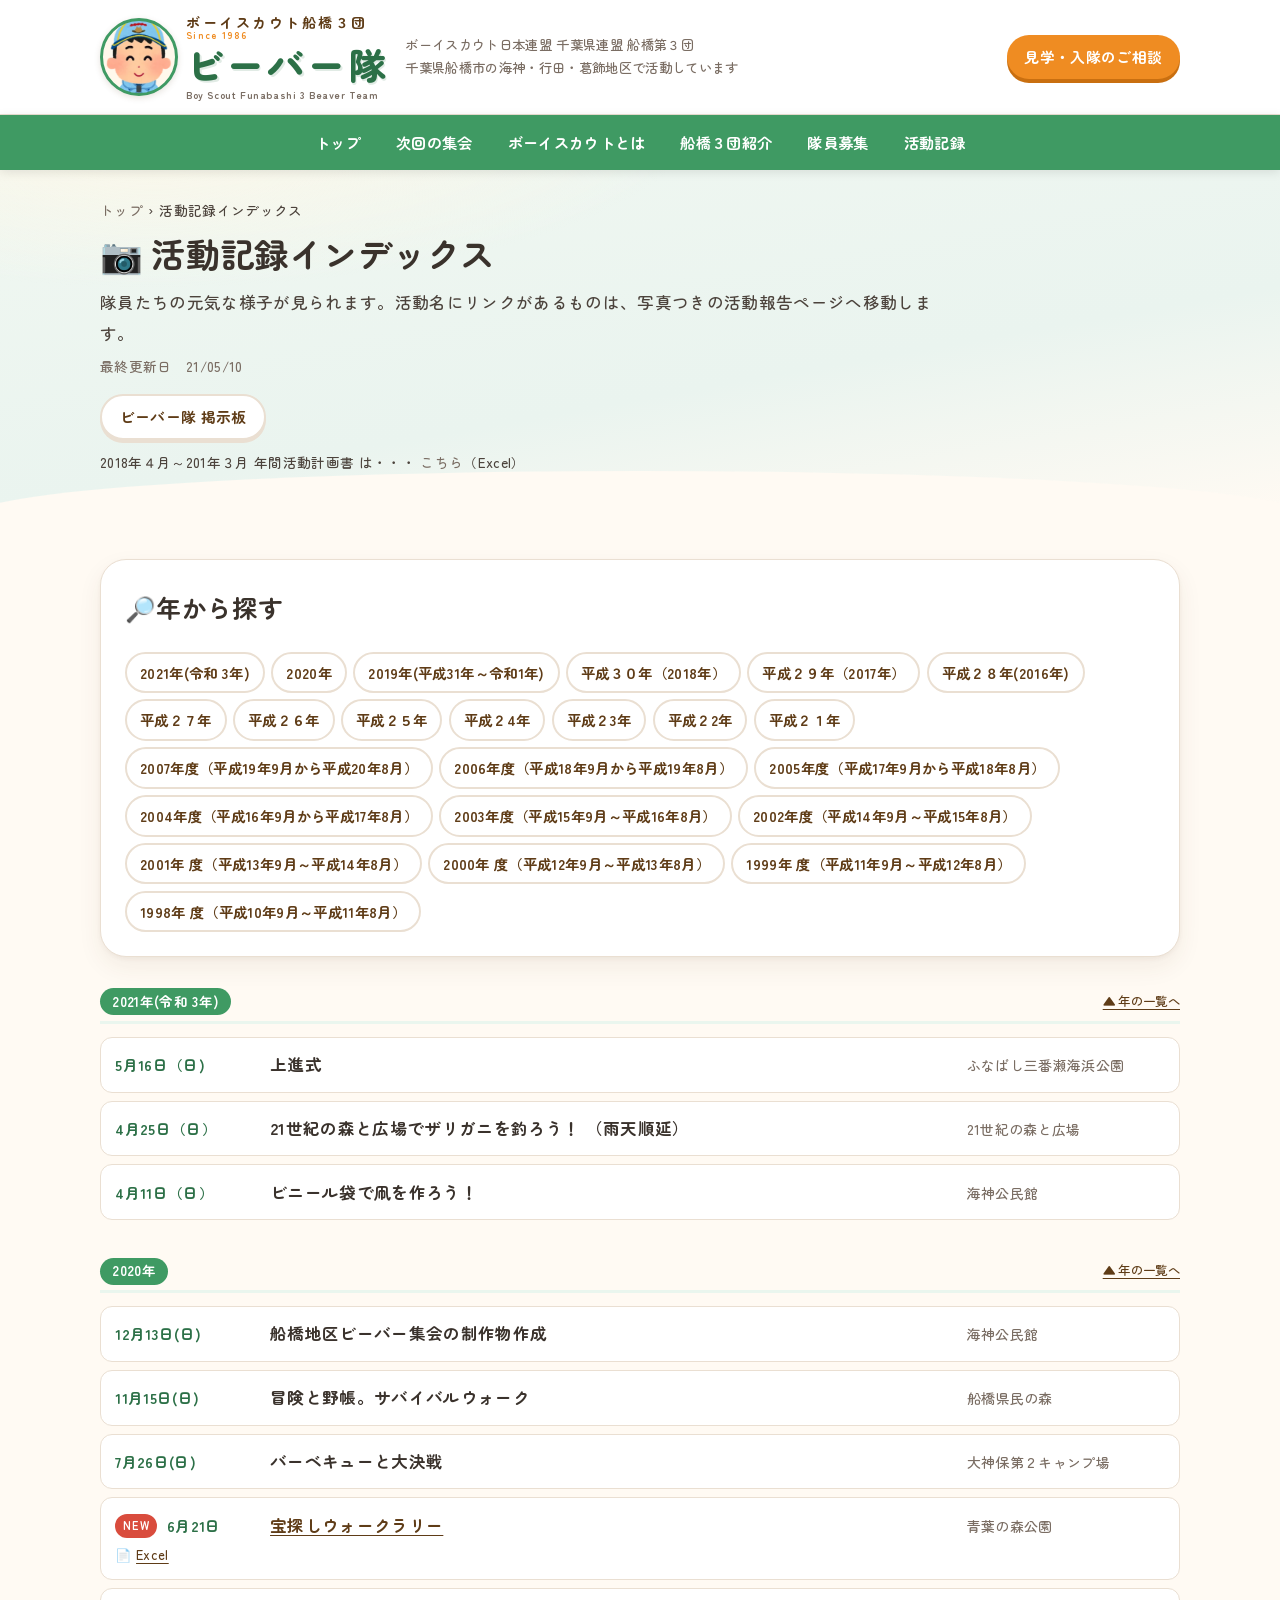
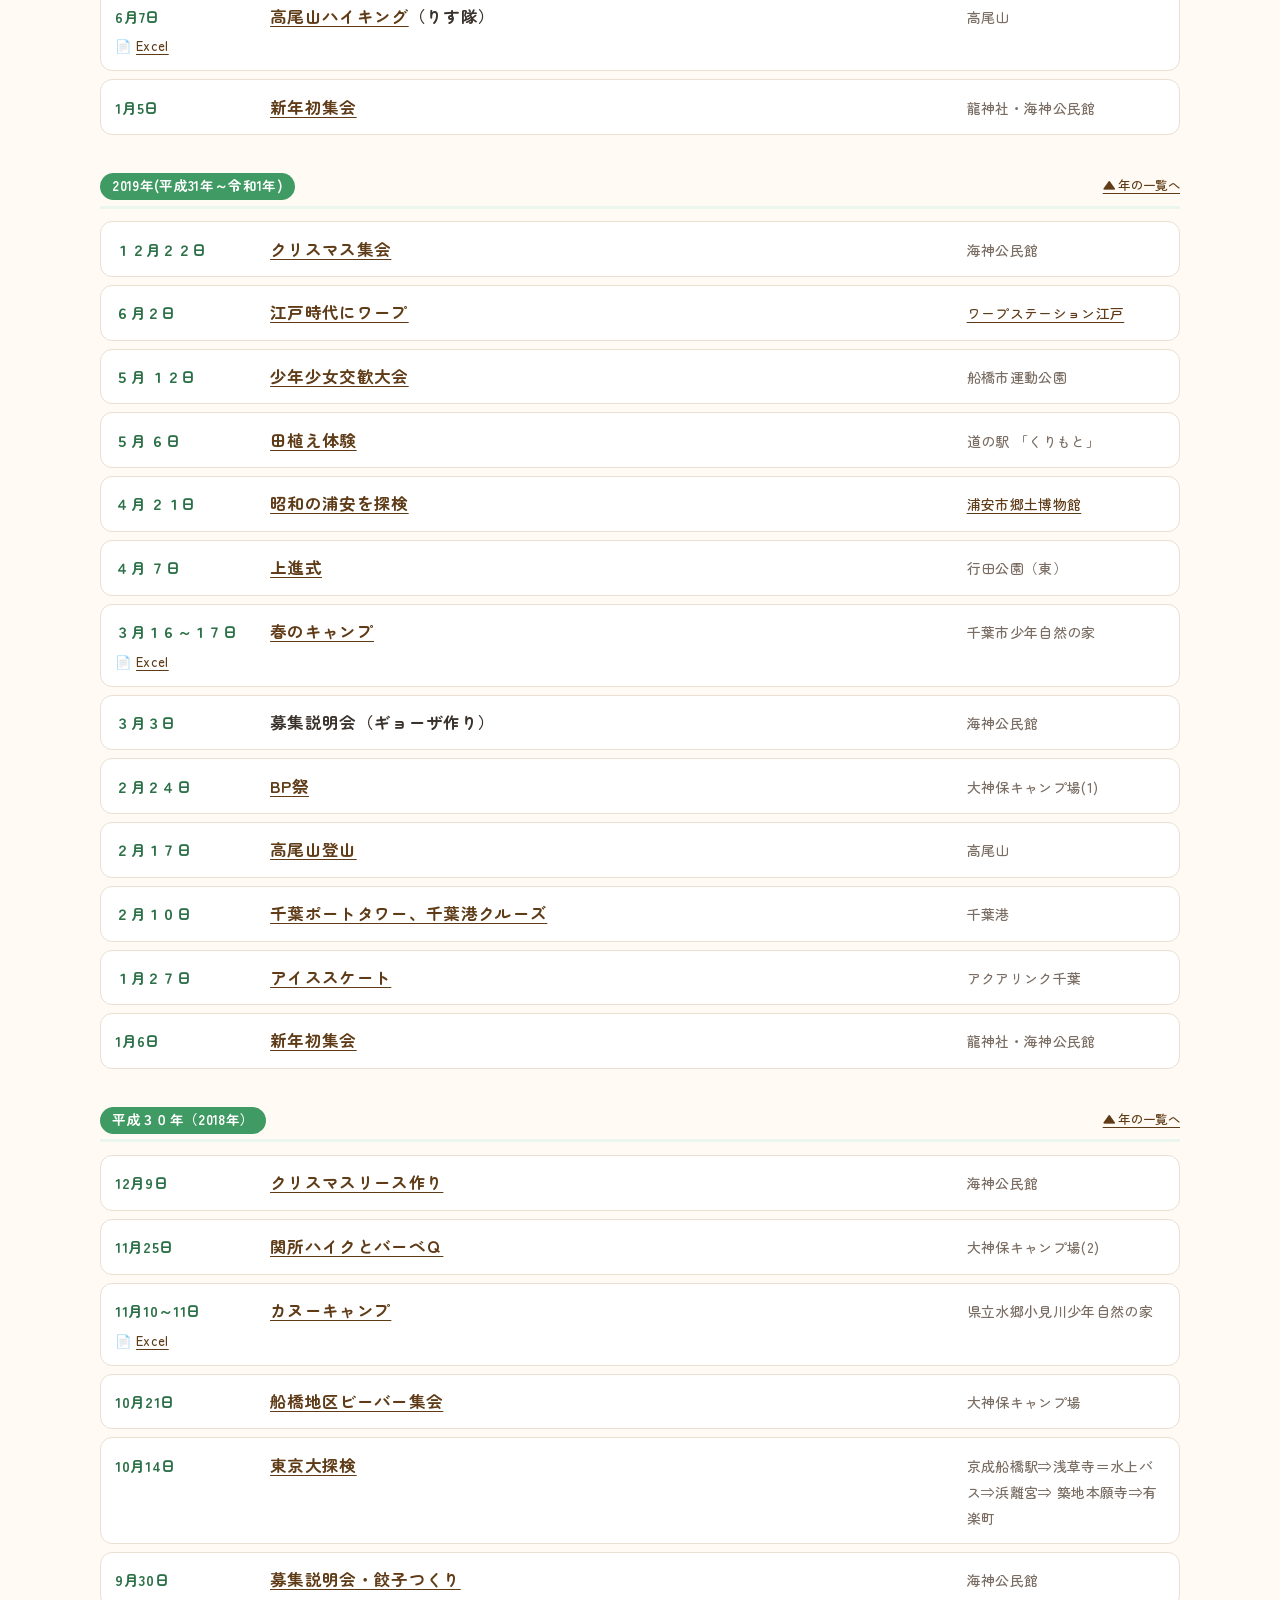
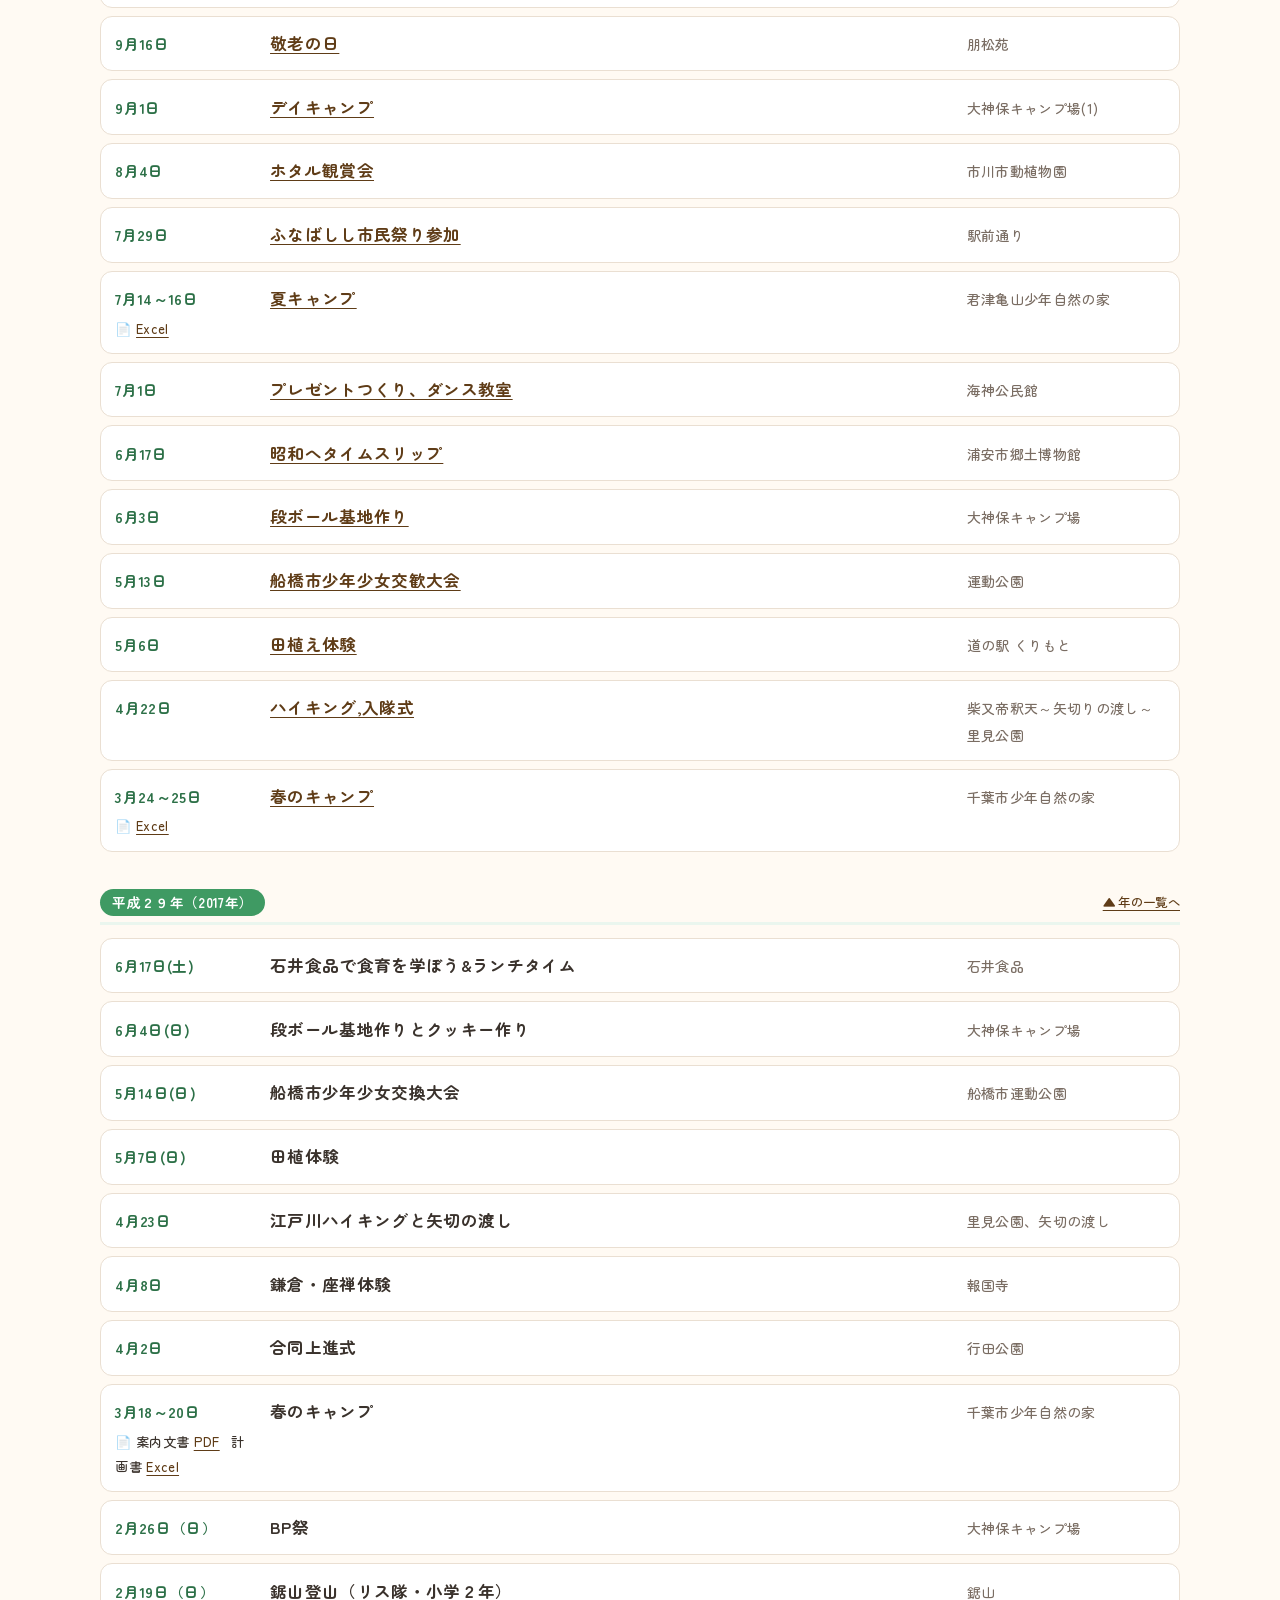
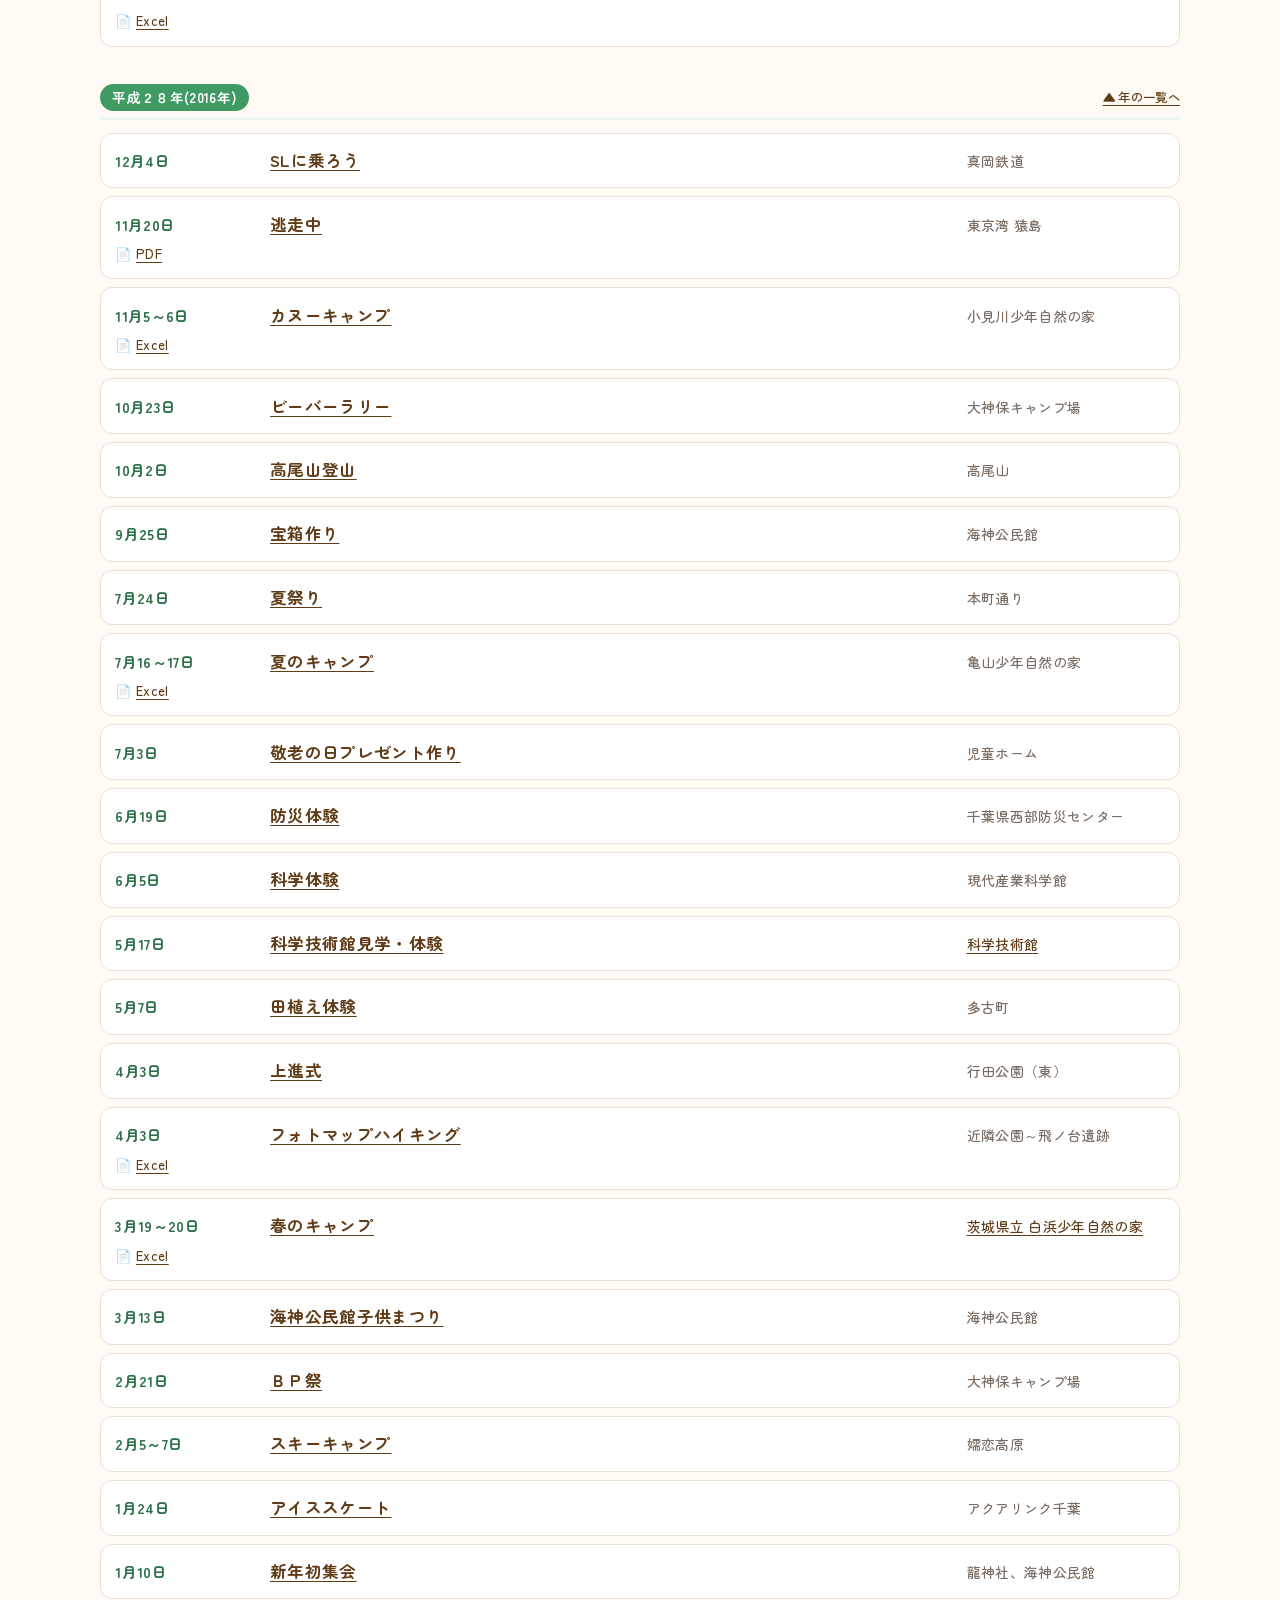
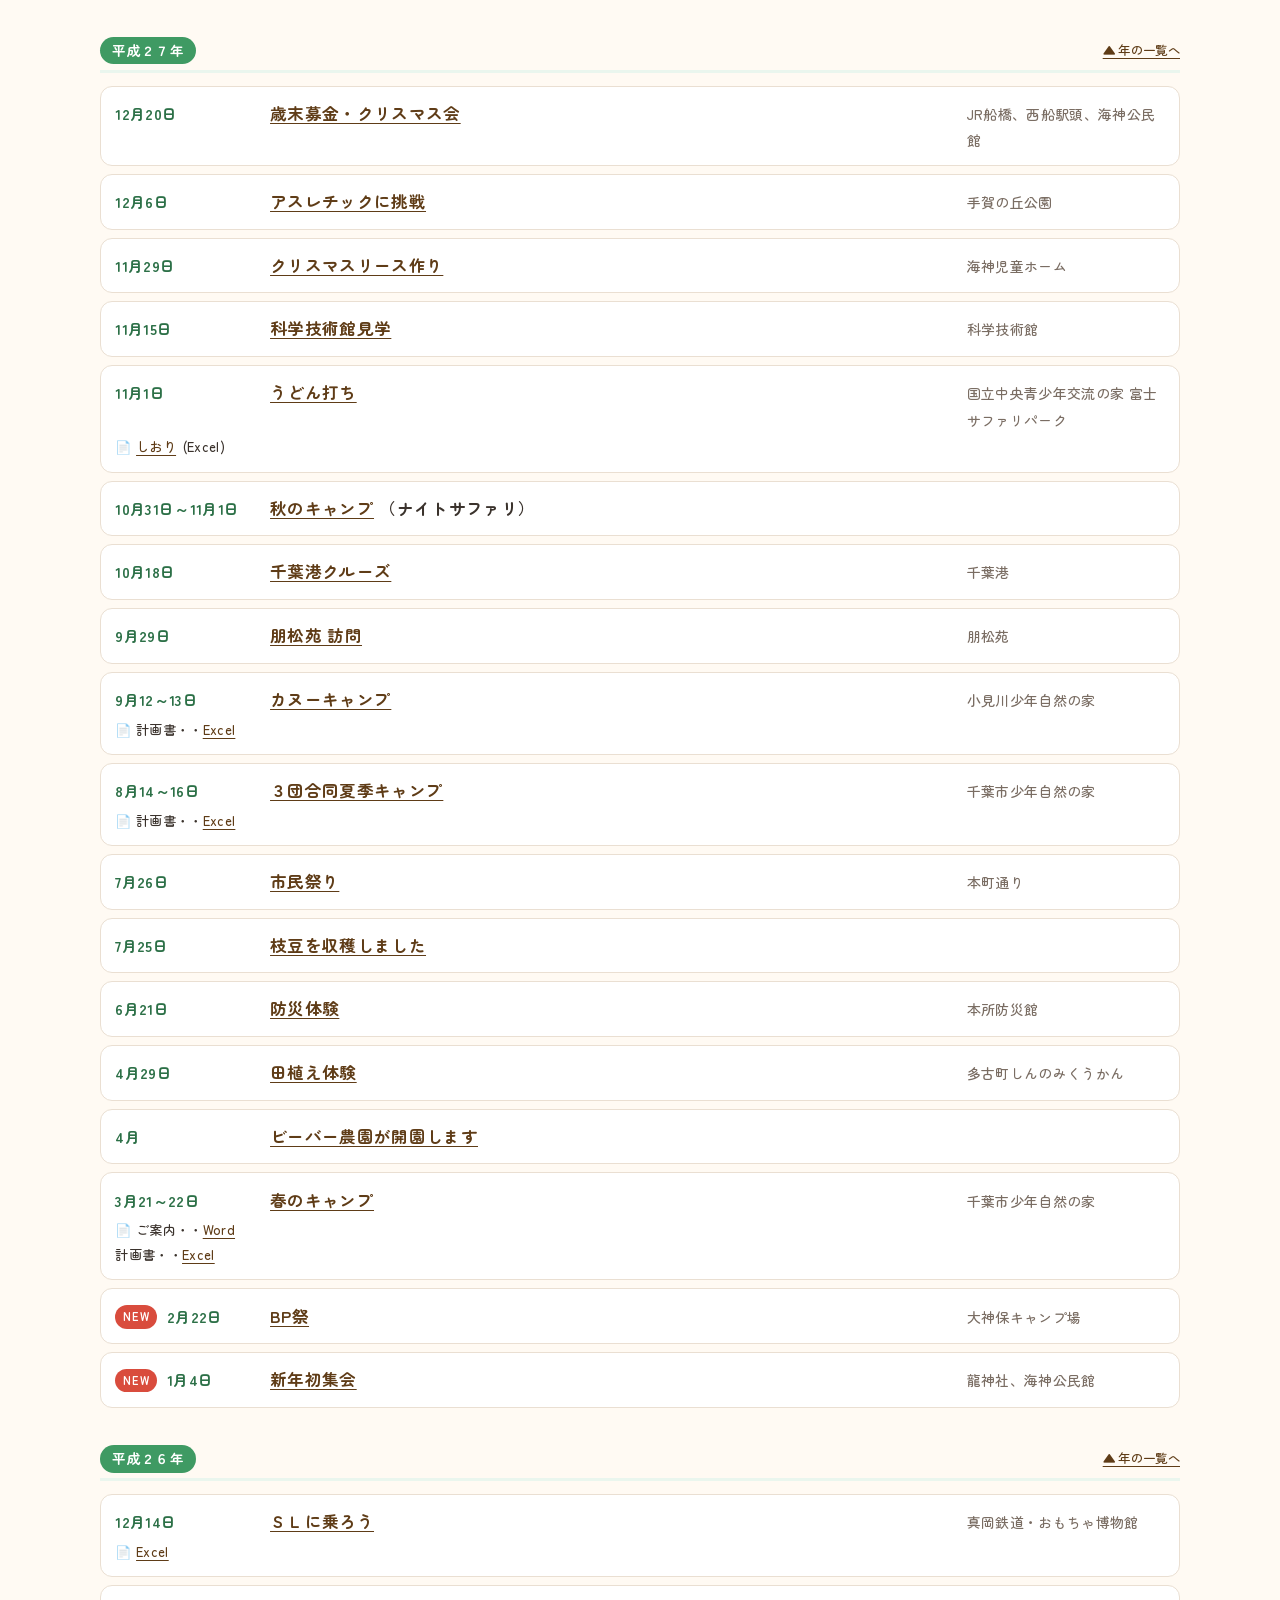
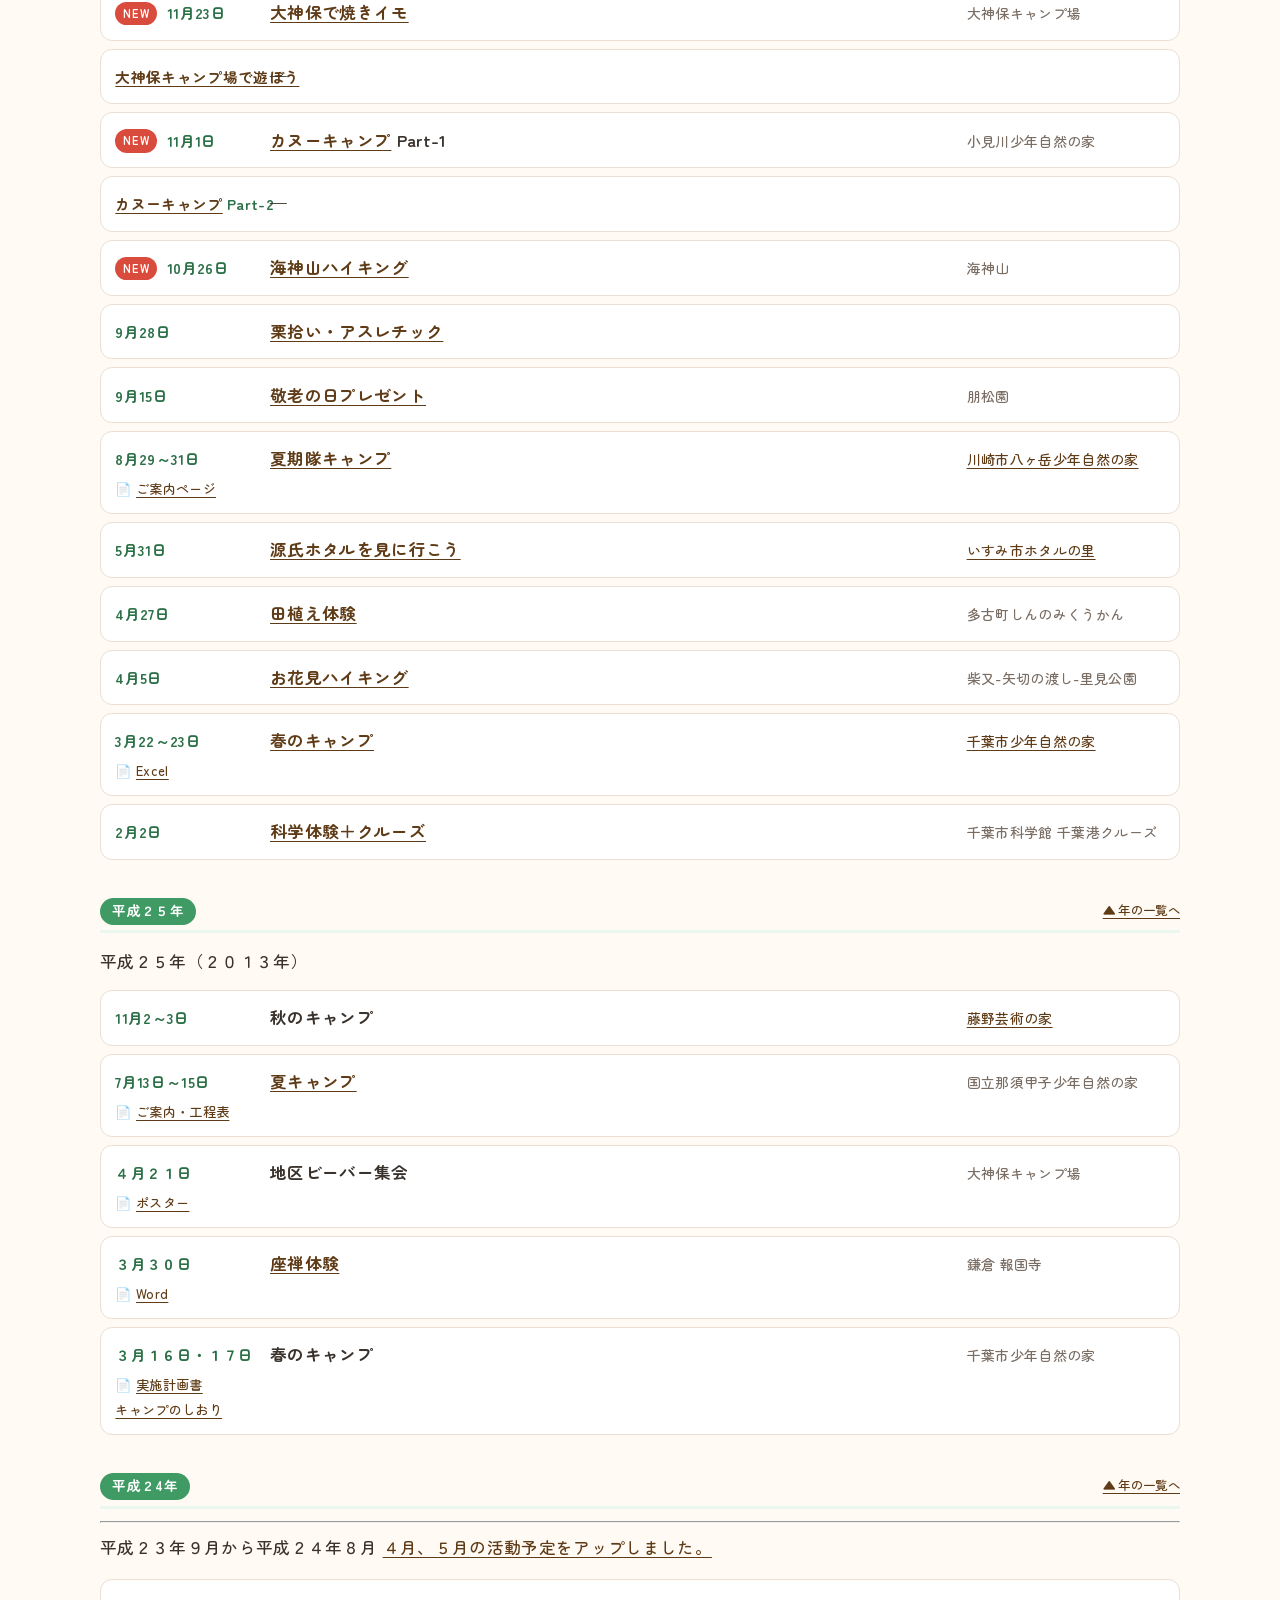
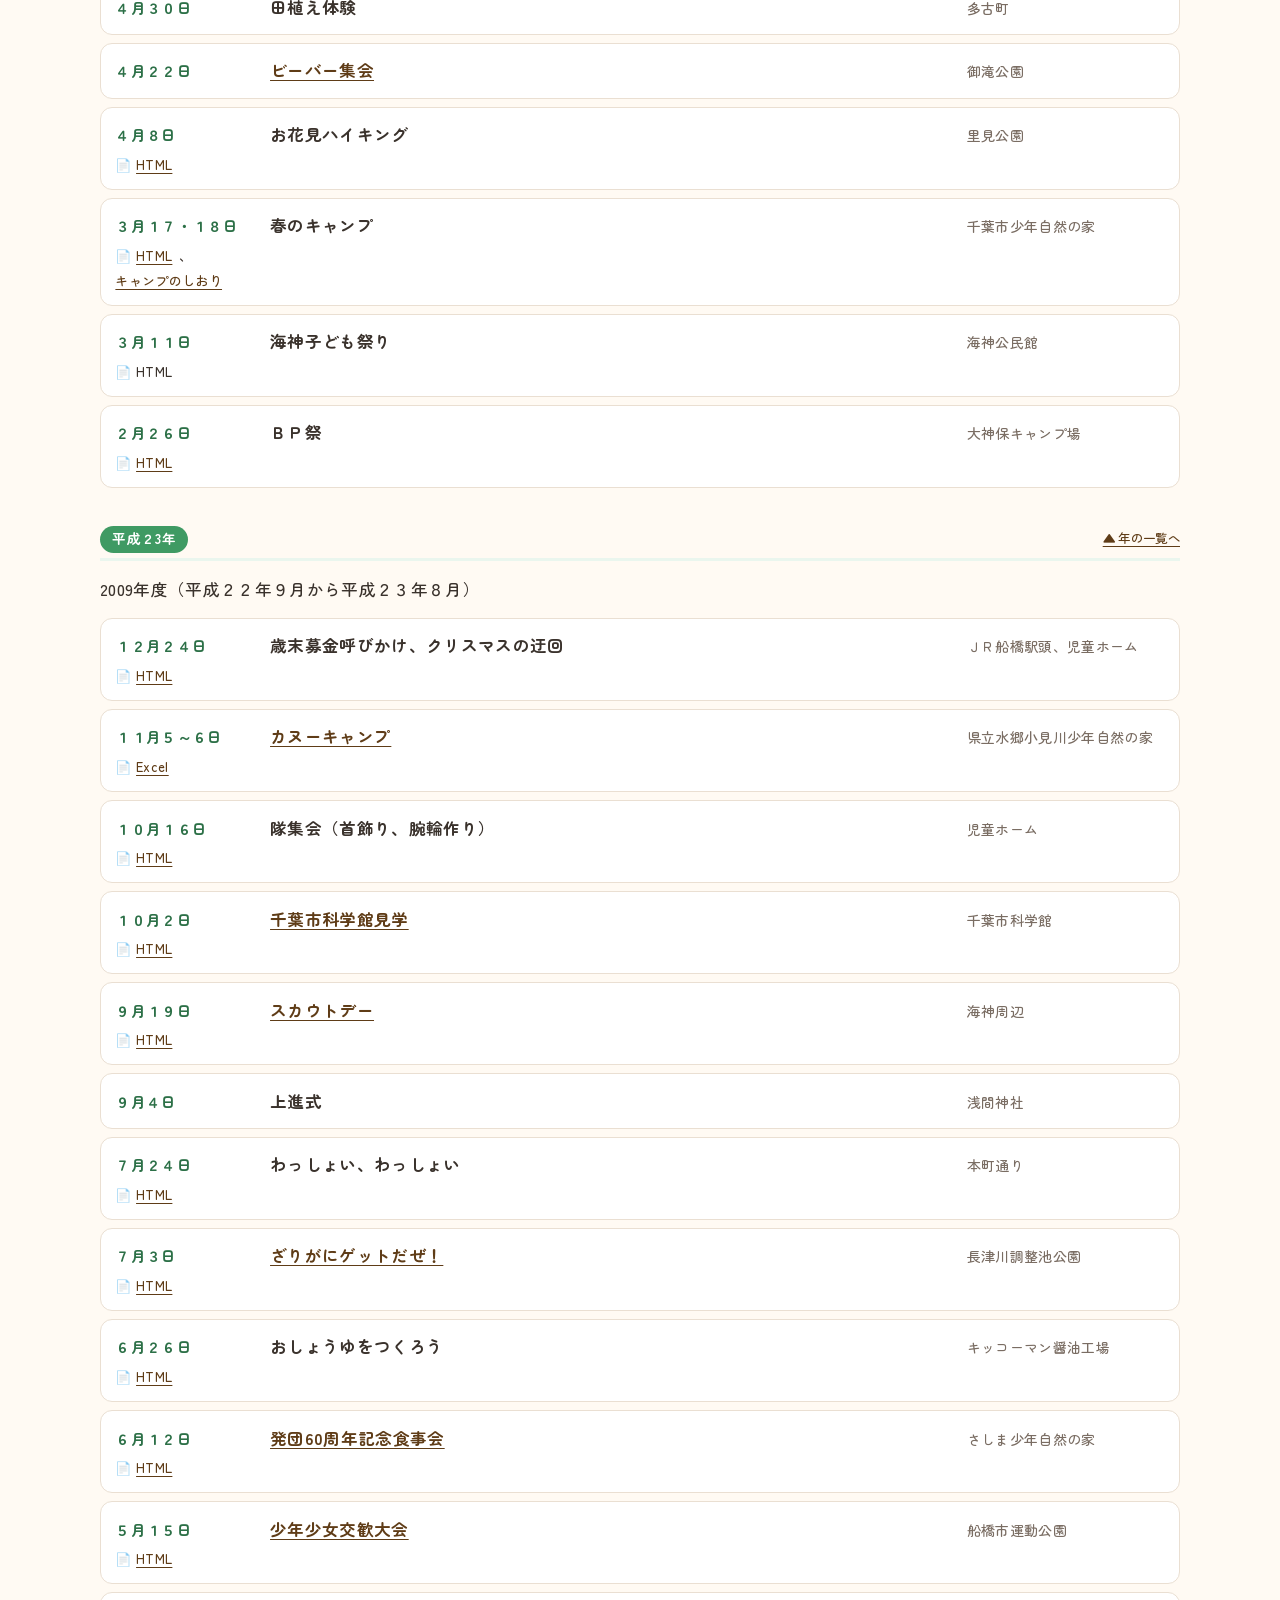
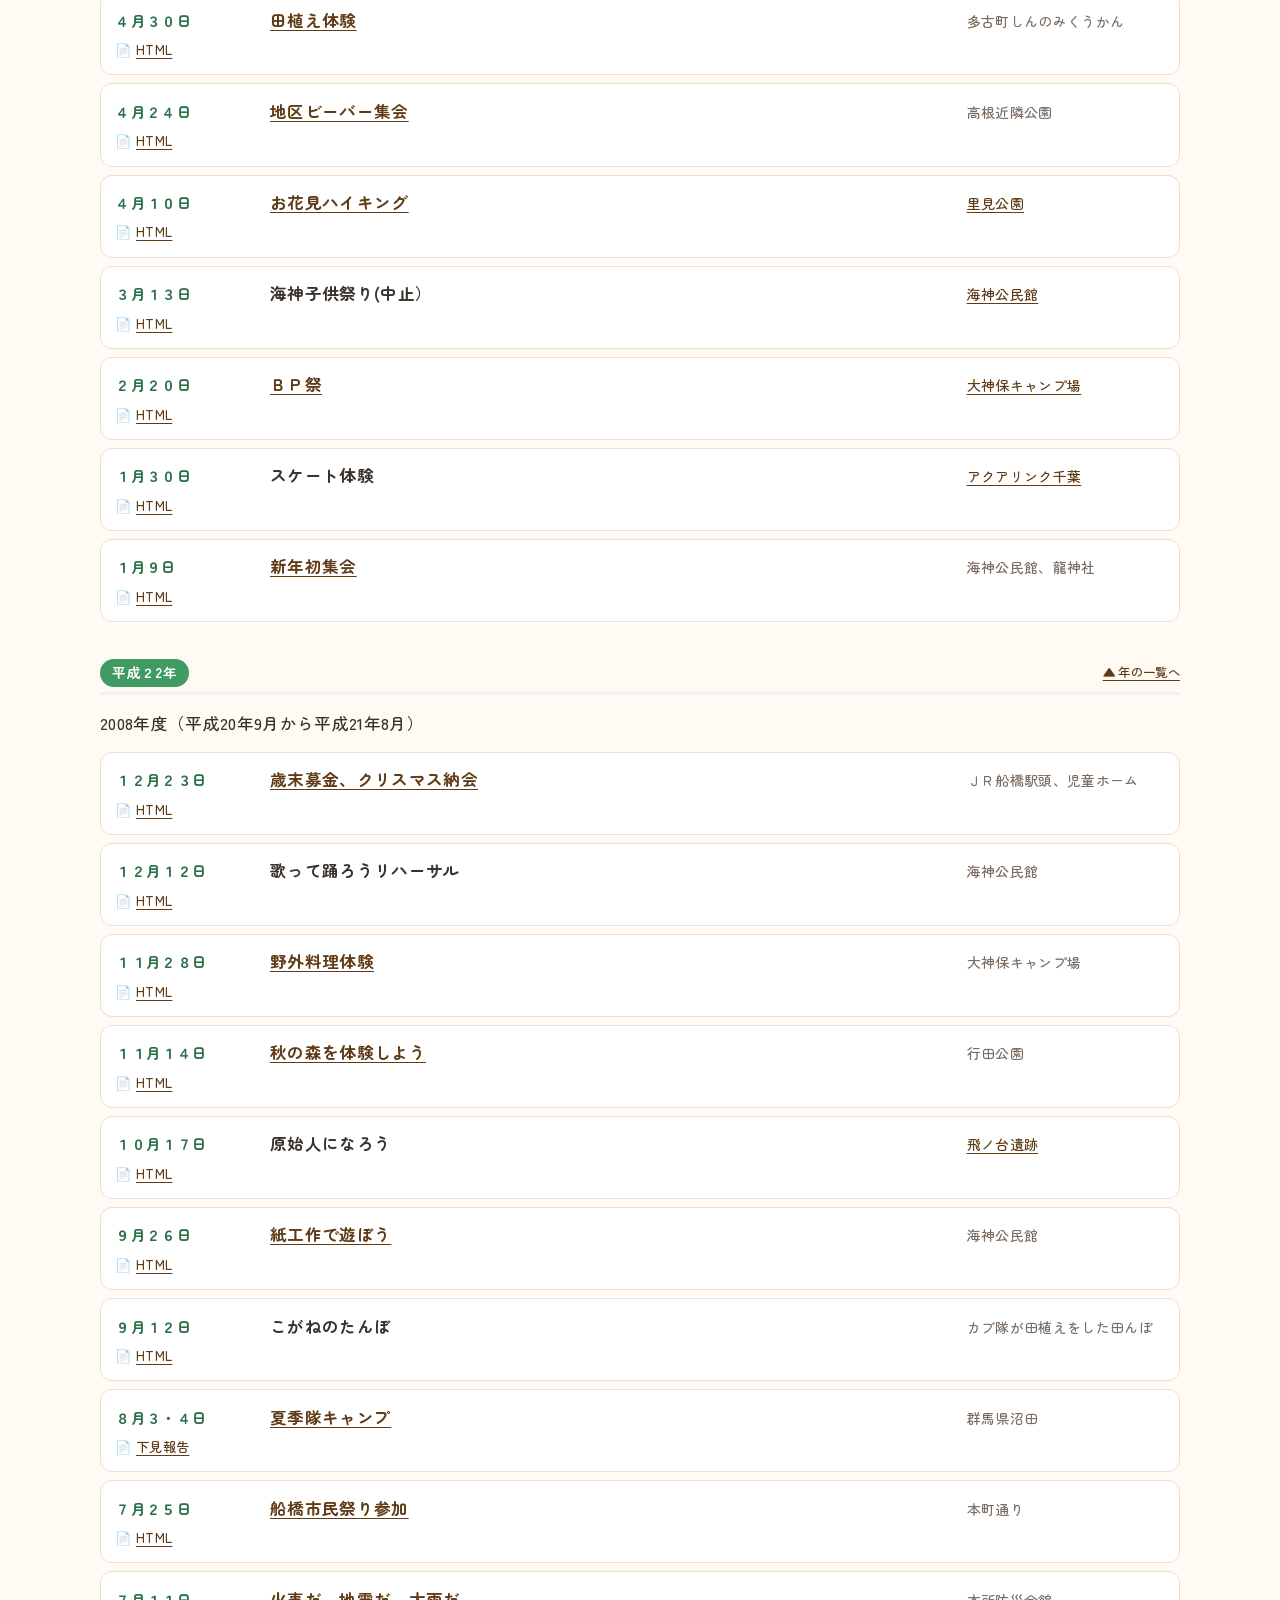
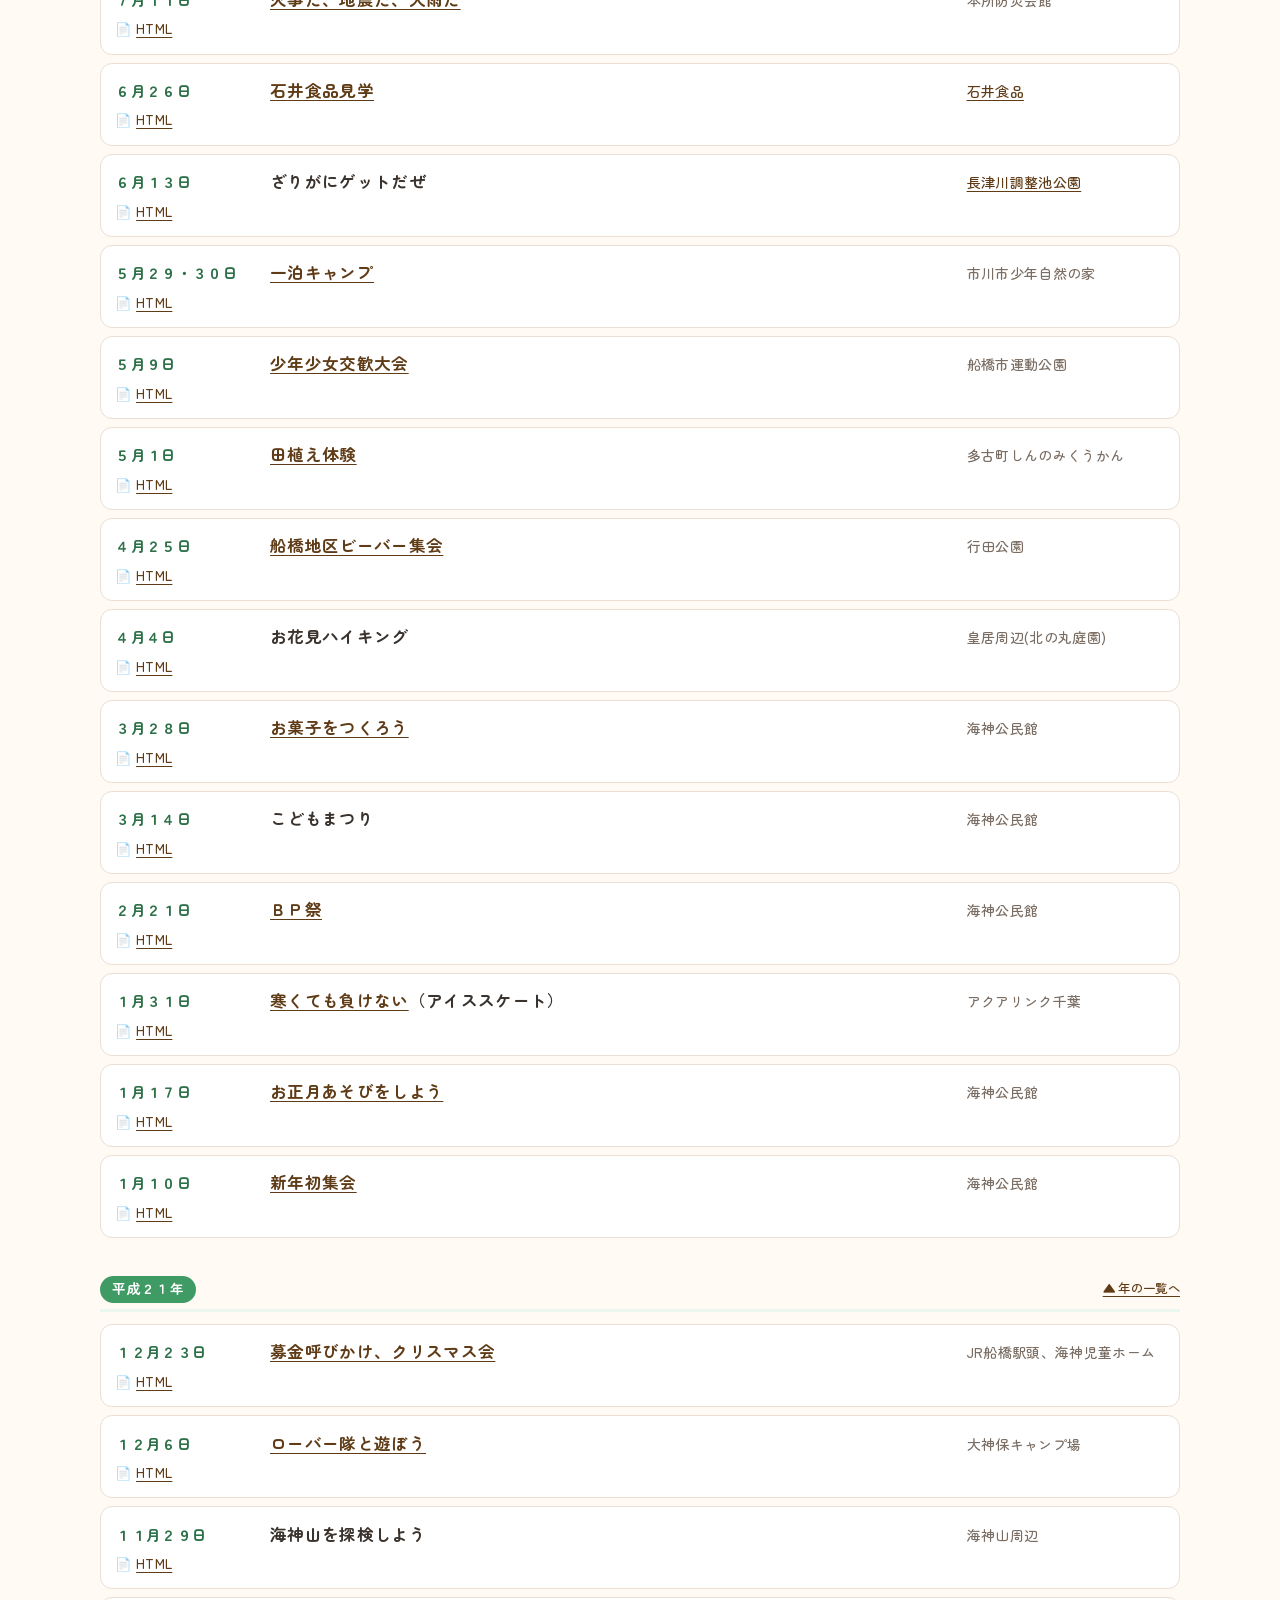
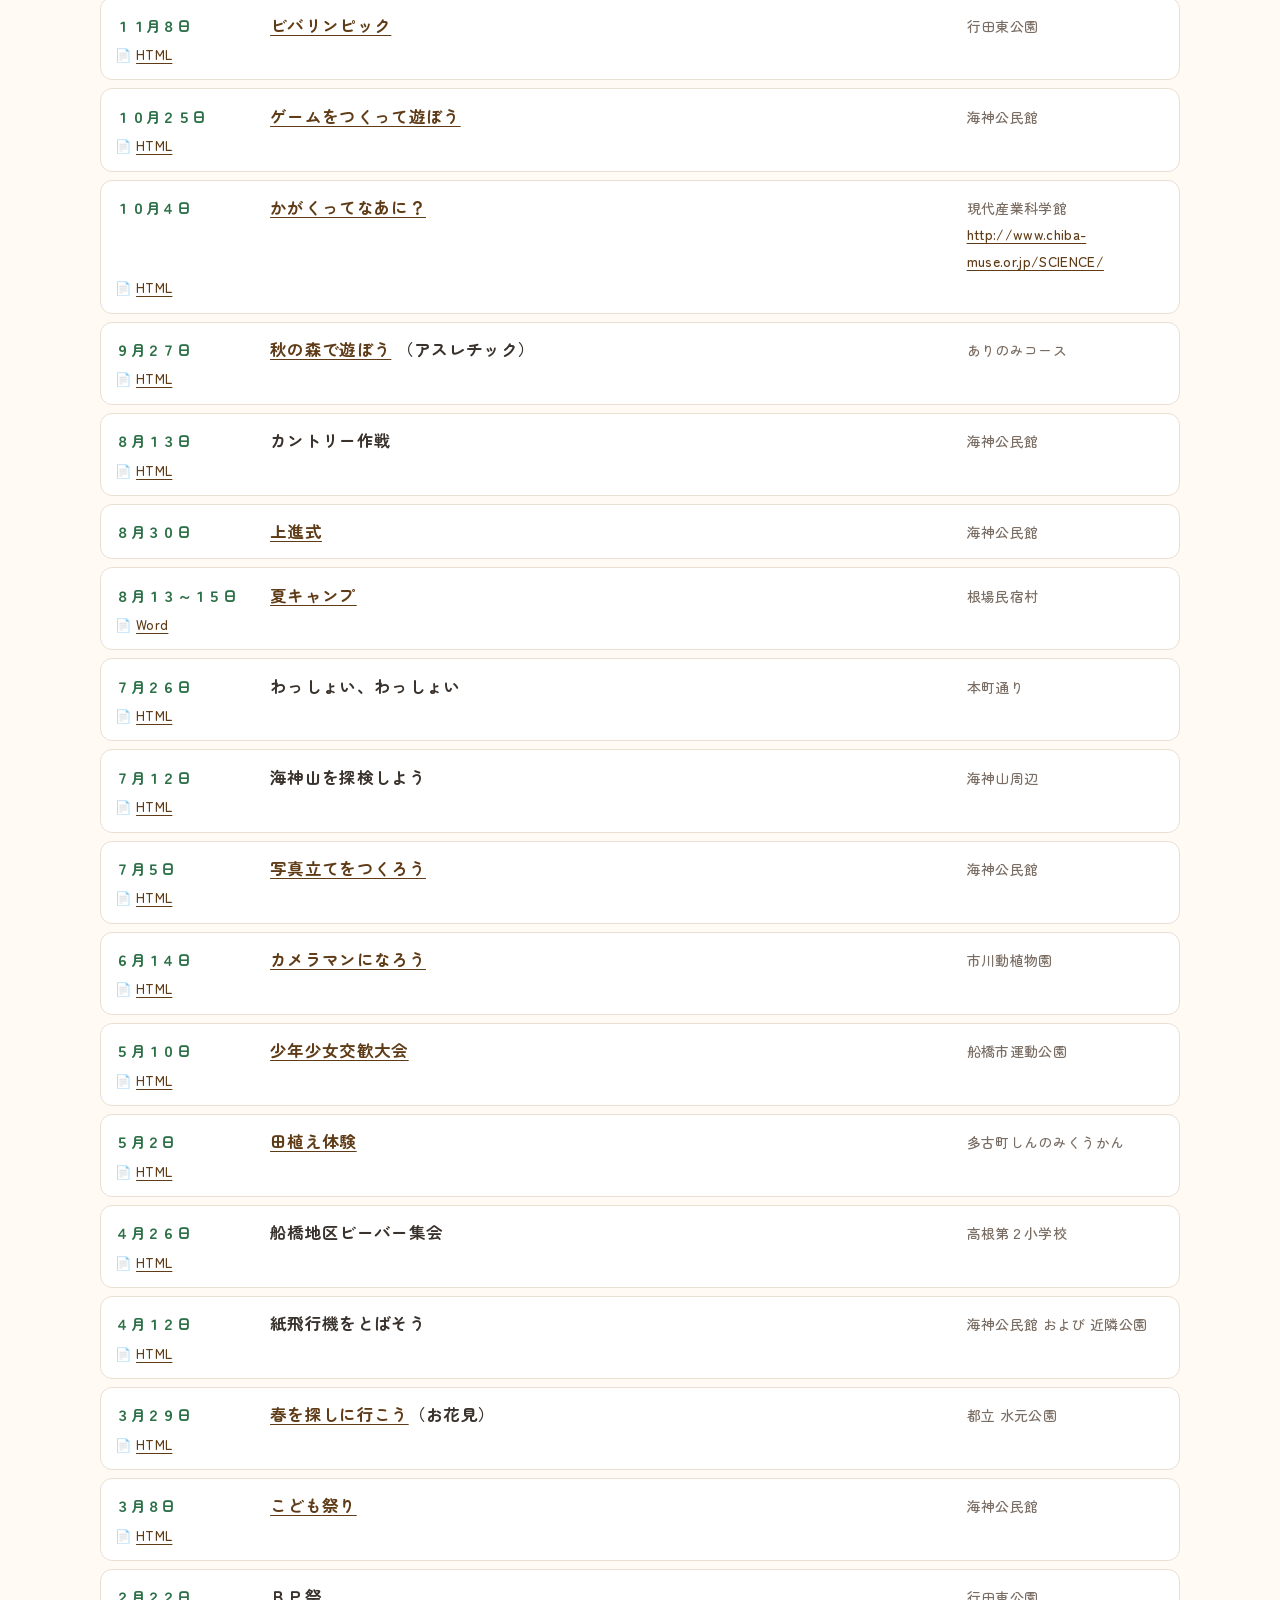
<file: event.htm>
<!DOCTYPE html>
<html lang="ja">
<head>
<meta charset="UTF-8">
<meta name="viewport" content="width=device-width, initial-scale=1">
<title>活動記録インデックス｜ボーイスカウト船橋３団ビーバー隊</title>
<meta name="description" content="ボーイスカウト船橋３団ビーバー隊のこれまでの活動記録。1998年度から2021年まで、キャンプ・ハイキング・工作・ボランティアなどの記録と実施計画書を年ごとにまとめています。">
<meta name="theme-color" content="#f0f7f1">
<link rel="preconnect" href="https://fonts.googleapis.com">
<link rel="preconnect" href="https://fonts.gstatic.com" crossorigin>
<link href="https://fonts.googleapis.com/css2?family=Zen+Maru+Gothic:wght@500;700;900&display=swap" rel="stylesheet">
<link rel="stylesheet" href="../bv-style.css">
</head>
<body>

<a class="skip" href="#main">本文へスキップ</a>

<header class="site-header">
  <div class="wrap header-inner">
    <p class="logo">
      <a href="../index.htm">
        <span class="logo-mark" role="img" aria-label="ビーバースカウトの男の子のイラスト"></span>
        <span class="lockup">
          <span class="l-sub">ボーイスカウト船橋３団</span>
          <span class="l-since">Since 1986</span>
          <span class="l-main">ビーバー隊</span>
          <span class="l-en">Boy Scout Funabashi 3 Beaver Team</span>
        </span>
      </a>
    </p>
    <p class="header-tag">
      ボーイスカウト日本連盟 千葉県連盟 船橋第３団<br>
      千葉県船橋市の海神・行田・葛飾地区で活動しています
    </p>
    <p class="header-cta">
      <a class="btn btn-sm" href="https://www.edit.ne.jp/~kenchan/bsf3/cgi/ankart/ankart_form.htm">見学・入隊のご相談</a>
    </p>
  </div>
</header>

<nav class="main" aria-label="メインメニュー">
  <div class="wrap">
    <ul>
      <li><a href="../index.htm">トップ</a></li>
      <li><a href="../index.htm#next">次回の集会</a></li>
      <li><a href="../infomation/bs_info.htm">ボーイスカウトとは</a></li>
      <li><a href="../infomation/info_3dan.htm">船橋３団紹介</a></li>
      <li><a href="../infomation/recruit.htm">隊員募集</a></li>
      <li><a href="event.htm" aria-current="page">活動記録</a></li>
    </ul>
  </div>
</nav>

<div class="page-head">
  <div class="wrap">
    <p class="crumb"><a href="../index.htm">トップ</a><span>›</span>活動記録インデックス</p>
    <h1><span aria-hidden="true">📷</span>活動記録インデックス</h1>
    <p>
      隊員たちの元気な様子が見られます。活動名にリンクがあるものは、写真つきの活動報告ページへ移動します。<br>
      <span class="crumb">最終更新日　21/05/10</span>
    </p>
    <p style="margin-top:.8rem">
      <a class="btn btn-line btn-sm" href="https://www.edit.ne.jp/~kenchan/bsf3/bv/bbs/bbs.htm" target="_blank" rel="noopener">
        ビーバー隊 掲示板
      </a>
    </p>
    <p class="crumb" style="margin-top:.6rem">
      2018年４月～201年３月 年間活動計画書 は・・・
      <a href="https://www.edit.ne.jp/~kenchan/bsf3/bv/event/2018/2018plan.xls" target="_blank" rel="noopener">こちら</a>（Excel）
    </p>
  </div>
</div>

<main id="main">

<section class="band">
  <div class="wrap">
    <div class="card" style="margin-bottom:1.6rem">
      <h2 class="card-title"><span class="ico" aria-hidden="true">🔎</span>年から探す</h2>
      <ul class="year-nav">
        <li><a href="#y20213">2021年(令和 3年)</a></li>
        <li><a href="#y2020">2020年</a></li>
        <li><a href="#y2019311">2019年(平成31年～令和1年)</a></li>
        <li><a href="#y2018">平成３０年（2018年）</a></li>
        <li><a href="#y2017">平成２９年（2017年）</a></li>
        <li><a href="#y2016">平成２８年(2016年)</a></li>
        <li><a href="#y">平成２７年</a></li>
        <li><a href="#y_">平成２６年</a></li>
        <li><a href="#y__">平成２５年</a></li>
        <li><a href="#y4">平成２4年</a></li>
        <li><a href="#y3">平成２3年</a></li>
        <li><a href="#y2">平成２2年</a></li>
        <li><a href="#y___">平成２１年</a></li>
        <li><a href="#y2007199208">2007年度（平成19年9月から平成20年8月）</a></li>
        <li><a href="#y2006189198">2006年度（平成18年9月から平成19年8月）</a></li>
        <li><a href="#y2005179188">2005年度（平成17年9月から平成18年8月）</a></li>
        <li><a href="#y2004169178">2004年度（平成16年9月から平成17年8月）</a></li>
        <li><a href="#y2003159168">2003年度（平成15年9月～平成16年8月）</a></li>
        <li><a href="#y2002149158">2002年度（平成14年9月～平成15年8月）</a></li>
        <li><a href="#y2001139148">2001年 度（平成13年9月～平成14年8月）</a></li>
        <li><a href="#y2000129138">2000年 度（平成12年9月～平成13年8月）</a></li>
        <li><a href="#y1999119128">1999年 度（平成11年9月～平成12年8月）</a></li>
        <li><a href="#y1998109118">1998年 度（平成10年9月～平成11年8月）</a></li>
      </ul>
    </div>

    <div class="year-block" id="y20213">
      <h2><span class="badge-y">2021年(令和 3年)</span><span class="to-top"><a href="#main">▲ 年の一覧へ</a></span></h2>
      <ul class="act-list">
        <li>
          <span class="act-date">5月16日（日)</span>
          <span class="act-name">上進式</span>
          <span class="act-place">ふなばし三番瀬海浜公園</span>
        </li>
        <li>
          <span class="act-date">4月25日（日）</span>
          <span class="act-name">21世紀の森と広場でザリガニを釣ろう！ （雨天順延）</span>
          <span class="act-place">21世紀の森と広場</span>
        </li>
        <li>
          <span class="act-date">4月11日（日）</span>
          <span class="act-name">ビニール袋で凧を作ろう！</span>
          <span class="act-place">海神公民館</span>
        </li>
      </ul>
    </div>
    <div class="year-block" id="y2020">
      <h2><span class="badge-y">2020年</span><span class="to-top"><a href="#main">▲ 年の一覧へ</a></span></h2>
      <ul class="act-list">
        <li>
          <span class="act-date">12月13日(日)</span>
          <span class="act-name">船橋地区ビーバー集会の制作物作成</span>
          <span class="act-place">海神公民館</span>
        </li>
        <li>
          <span class="act-date">11月15日(日)</span>
          <span class="act-name">冒険と野帳。サバイバルウォーク</span>
          <span class="act-place">船橋県民の森</span>
        </li>
        <li>
          <span class="act-date">7月26日(日)</span>
          <span class="act-name">バーベキューと大決戦</span>
          <span class="act-place">大神保第２キャンプ場</span>
        </li>
        <li>
          <span class="act-date"><span class="tag-new">NEW</span> 6月21日</span>
          <span class="act-name"><a href="https://www.edit.ne.jp/~kenchan/bsf3/bv/event/2020/0621walkrally/0621walkrally.htm" target="_blank" rel="noopener">宝探しウォークラリー</a></span>
          <span class="act-place">青葉の森公園</span>
          <span class="act-doc">📄 <a href="https://www.edit.ne.jp/~kenchan/bsf3/bv/event/2020/0621walkrally/plan.xlsx" target="_blank" rel="noopener"> Excel</a></span>
        </li>
        <li>
          <span class="act-date">6月7日</span>
          <span class="act-name"><a href="https://www.edit.ne.jp/~kenchan/bsf3/bv/event/2020/0607mt_takao/0607mt_takao.htm" target="_blank" rel="noopener">高尾山ハイキング</a>（りす隊）</span>
          <span class="act-place">高尾山</span>
          <span class="act-doc">📄 <a href="https://www.edit.ne.jp/~kenchan/bsf3/bv/event/2020/0607mt_takao/plan.xlsx" target="_blank" rel="noopener"> Excel</a></span>
        </li>
        <li>
          <span class="act-date">1月5日</span>
          <span class="act-name"><a href="https://www.edit.ne.jp/~kenchan/bsf3/bv/event/2020/0105hatushukai/0105hatushukai.htm" target="_blank" rel="noopener"> 新年初集会</a></span>
          <span class="act-place">龍神社・海神公民館</span>
        </li>
      </ul>
    </div>
    <div class="year-block" id="y2019311">
      <h2><span class="badge-y">2019年(平成31年～令和1年)</span><span class="to-top"><a href="#main">▲ 年の一覧へ</a></span></h2>
      <ul class="act-list">
        <li>
          <span class="act-date">１２月２２日</span>
          <span class="act-name"><a href="http://www.edit.ne.jp/~kenchan/bsf3/bsf3/event/2019/1222x_mas/1222x_mas.htm" target="_blank" rel="noopener"> クリスマス集会</a></span>
          <span class="act-place">海神公民館</span>
        </li>
        <li>
          <span class="act-date">６月２日</span>
          <span class="act-name"><a href="https://www.edit.ne.jp/~kenchan/bsf3/bv/event/2019/0602worp_st/0602worp_st.htm" target="_blank" rel="noopener">江戸時代にワープ</a></span>
          <span class="act-place"><a href="https://www.warpstationedo.com/" target="_blank" rel="noopener">ワープステーション江戸</a></span>
        </li>
        <li>
          <span class="act-date">５月 １２日</span>
          <span class="act-name"><a href="https://www.edit.ne.jp/~kenchan/bsf3/bv/event/2019/0512koukan/0512koukan.htm" target="_blank" rel="noopener">少年少女交歓大会</a></span>
          <span class="act-place">船橋市運動公園</span>
        </li>
        <li>
          <span class="act-date">５月 ６日</span>
          <span class="act-name"><a href="https://www.edit.ne.jp/~kenchan/bsf3/bv/event/2019/0506taue/0506taue.htm" target="_blank" rel="noopener">田植え体験</a></span>
          <span class="act-place">道の駅 「くりもと」</span>
        </li>
        <li>
          <span class="act-date">４月 ２１日</span>
          <span class="act-name"><a href="https://www.edit.ne.jp/~kenchan/bsf3/bv/event/2019/0421urayasu/0421urayasu.htm" target="_blank" rel="noopener">昭和の浦安を探検</a></span>
          <span class="act-place"><a href="https://www.timesclub.jp/sp/tanomachi_ex/chiba/urayasu/002.html" target="_blank" rel="noopener"> 浦安市郷土博物館</a></span>
        </li>
        <li>
          <span class="act-date">４月 ７日</span>
          <span class="act-name"><a href="https://www.edit.ne.jp/~kenchan/bsf3/bv/event/2019/0407joshin/0407joshin.htm" target="_blank" rel="noopener">上進式</a></span>
          <span class="act-place">行田公園（東）</span>
        </li>
        <li>
          <span class="act-date">３月１６～１７日</span>
          <span class="act-name"><a href="https://www.edit.ne.jp/~kenchan/bsf3/bv/event/2019/0316-17camp/0316-17camp-1.htm" target="_blank" rel="noopener">春のキャンプ</a></span>
          <span class="act-place">千葉市少年自然の家</span>
          <span class="act-doc">📄 <a href="https://www.edit.ne.jp/~kenchan/bsf3/bv/event/2019/0316-17camp/plan.xls" target="_blank" rel="noopener"> Excel</a></span>
        </li>
        <li>
          <span class="act-date">３月３日</span>
          <span class="act-name">募集説明会（ギョーザ作り）</span>
          <span class="act-place">海神公民館</span>
        </li>
        <li>
          <span class="act-date">２月２４日</span>
          <span class="act-name"><a href="https://www.edit.ne.jp/~kenchan/bsf3/bv/event/2019/0224bp/0224bp.htm" target="_blank" rel="noopener">BP祭</a></span>
          <span class="act-place">大神保キャンプ場(1)</span>
        </li>
        <li>
          <span class="act-date">２月１７日</span>
          <span class="act-name"><a href="https://www.edit.ne.jp/~kenchan/bsf3/bv/event/2019/0217takao/0217takao.htm" target="_blank" rel="noopener">高尾山登山</a></span>
          <span class="act-place">高尾山</span>
        </li>
        <li>
          <span class="act-date">２月１０日</span>
          <span class="act-name"><a href="https://www.edit.ne.jp/~kenchan/bsf3/bv/event/2019/0210chiba/0210chiba.htm" target="_blank" rel="noopener"> 千葉ポートタワー、千葉港クルーズ</a></span>
          <span class="act-place">千葉港</span>
        </li>
        <li>
          <span class="act-date">１月２７日</span>
          <span class="act-name"><a href="https://www.edit.ne.jp/~kenchan/bsf3/bv/event/2019/0127skate/0127skat.htm" target="_blank" rel="noopener">アイススケート</a></span>
          <span class="act-place">アクアリンク千葉</span>
        </li>
        <li>
          <span class="act-date">1月6日</span>
          <span class="act-name"><a href="https://www.edit.ne.jp/~kenchan/bsf3/bv/event/2019/0106hatushukai/0106hatushukai.htm" target="_blank" rel="noopener"> 新年初集会</a></span>
          <span class="act-place">龍神社・海神公民館</span>
        </li>
      </ul>
    </div>
    <div class="year-block" id="y2018">
      <h2><span class="badge-y">平成３０年（2018年）</span><span class="to-top"><a href="#main">▲ 年の一覧へ</a></span></h2>
      <ul class="act-list">
        <li>
          <span class="act-date">12月9日</span>
          <span class="act-name"><a href="https://www.edit.ne.jp/~kenchan/bsf3/bv/event/2018/1209xmas_wreath/1209xmas_wreath.htm" target="_blank" rel="noopener">クリスマスリース作り</a></span>
          <span class="act-place">海神公民館</span>
        </li>
        <li>
          <span class="act-date">11月25日</span>
          <span class="act-name"><a href="https://www.edit.ne.jp/~kenchan/bsf3/bv/event/2018/1125bbq/1125bbq.htm" target="_blank" rel="noopener">関所ハイクとバーベＱ</a></span>
          <span class="act-place">大神保キャンプ場(2)</span>
        </li>
        <li>
          <span class="act-date">11月10～11日</span>
          <span class="act-name"><a href="https://www.edit.ne.jp/~kenchan/bsf3/bv/event/2018/1110canou/1110canou-1.htm" target="_blank" rel="noopener">カヌーキャンプ</a></span>
          <span class="act-place">県立水郷小見川少年自然の家</span>
          <span class="act-doc">📄 <a href="https://www.edit.ne.jp/~kenchan/bsf3/bv/event/2018/1110canou/plan.xls" target="_blank" rel="noopener"> Excel</a></span>
        </li>
        <li>
          <span class="act-date">10月21日</span>
          <span class="act-name"><a href="https://www.edit.ne.jp/~kenchan/bsf3/bv/event/2018/1021bvs/1021bvs.htm" target="_blank" rel="noopener">船橋地区ビーバー集会</a></span>
          <span class="act-place">大神保キャンプ場</span>
        </li>
        <li>
          <span class="act-date">10月14日</span>
          <span class="act-name"><a href="https://www.edit.ne.jp/~kenchan/bsf3/bv/event/2018/1014tokyo/1014tokyo.htm" target="_blank" rel="noopener">東京大探検</a></span>
          <span class="act-place">京成船橋駅⇒浅草寺＝水上バス⇒浜離宮⇒ 築地本願寺⇒有楽町</span>
        </li>
        <li>
          <span class="act-date">9月30日</span>
          <span class="act-name"><a href="https://www.edit.ne.jp/~kenchan/bsf3/bv/event/2018/0930bosetu/0930bosetu.htm" target="_blank" rel="noopener">募集説明会・餃子つくり</a></span>
          <span class="act-place">海神公民館</span>
        </li>
        <li>
          <span class="act-date">9月16日</span>
          <span class="act-name"><a href="https://www.edit.ne.jp/~kenchan/bsf3/bv/event/2018/0916houshouen/0916houshouen.htm" target="_blank" rel="noopener">敬老の日</a></span>
          <span class="act-place">朋松苑</span>
        </li>
        <li>
          <span class="act-date">9月1日</span>
          <span class="act-name"><a href="https://www.edit.ne.jp/~kenchan/bsf3/bv/event/2018/0901day_camp/0901day_camp.htm" target="_blank" rel="noopener">デイキャンプ</a></span>
          <span class="act-place">大神保キャンプ場(1)</span>
        </li>
        <li>
          <span class="act-date">8月4日</span>
          <span class="act-name"><a href="https://www.edit.ne.jp/~kenchan/bsf3/bv/event/2018/0804hotaru/0804hotaru.htm" target="_blank" rel="noopener">ホタル観賞会</a></span>
          <span class="act-place">市川市動植物園</span>
        </li>
        <li>
          <span class="act-date">7月29日</span>
          <span class="act-name"><a href="https://www.edit.ne.jp/~kenchan/bsf3/bv/event/2018/0729maturi/0729maturi.htm" target="_blank" rel="noopener">ふなばしし市民祭り参加</a></span>
          <span class="act-place">駅前通り</span>
        </li>
        <li>
          <span class="act-date">7月14～16日</span>
          <span class="act-name"><a href="https://www.edit.ne.jp/~kenchan/bsf3/bv/event/2018/0714camp/0714camp.htm" target="_blank" rel="noopener">夏キャンプ</a></span>
          <span class="act-place">君津亀山少年自然の家</span>
          <span class="act-doc">📄 <a href="https://www.edit.ne.jp/~kenchan/bsf3/bv/event/2018/0714camp/plan.xls" target="_blank" rel="noopener"> Excel</a></span>
        </li>
        <li>
          <span class="act-date">7月1日</span>
          <span class="act-name"><a href="https://www.edit.ne.jp/~kenchan/bsf3/bv/event/2018/0701present/0701present.htm" target="_blank" rel="noopener">プレゼントつくり、ダンス教室</a></span>
          <span class="act-place">海神公民館</span>
        </li>
        <li>
          <span class="act-date">6月17日</span>
          <span class="act-name"><a href="https://www.edit.ne.jp/~kenchan/bsf3/bv/event/2018/0617urayasu/0617urayasu.htm" target="_blank" rel="noopener">昭和へタイムスリップ</a></span>
          <span class="act-place">浦安市郷土博物館</span>
        </li>
        <li>
          <span class="act-date">6月3日</span>
          <span class="act-name"><a href="https://www.edit.ne.jp/~kenchan/bsf3/bv/event/2018/0603danboal/0603danboal.htm" target="_blank" rel="noopener"> 段ボール基地作り</a></span>
          <span class="act-place">大神保キャンプ場</span>
        </li>
        <li>
          <span class="act-date">5月13日</span>
          <span class="act-name"><a href="https://www.edit.ne.jp/~kenchan/bsf3/bv/event/2018/0513koukan/0513koukan.htm" target="_blank" rel="noopener">船橋市少年少女交歓大会</a></span>
          <span class="act-place">運動公園</span>
        </li>
        <li>
          <span class="act-date">5月6日</span>
          <span class="act-name"><a href="https://www.edit.ne.jp/~kenchan/bsf3/bv/event/2018/0506taue/0506taue.htm" target="_blank" rel="noopener">田植え体験</a></span>
          <span class="act-place">道の駅 くりもと</span>
        </li>
        <li>
          <span class="act-date">4月22日</span>
          <span class="act-name"><a href="https://www.edit.ne.jp/~kenchan/bsf3/bv/event/2018/0422hike/0422hike.htm" target="_blank" rel="noopener">ハイキング,入隊式</a></span>
          <span class="act-place">柴又帝釈天～矢切りの渡し～里見公園</span>
        </li>
        <li>
          <span class="act-date">3月24～25日</span>
          <span class="act-name"><a href="https://www.edit.ne.jp/~kenchan/bsf3/bv/event/2018/0324camp/0324camp.htm" target="_blank" rel="noopener">春のキャンプ</a></span>
          <span class="act-place">千葉市少年自然の家</span>
          <span class="act-doc">📄 <a href="https://www.edit.ne.jp/~kenchan/bsf3/bv/event/2018/0324camp/plan.xls" target="_blank" rel="noopener"> Excel</a></span>
        </li>
      </ul>
    </div>
    <div class="year-block" id="y2017">
      <h2><span class="badge-y">平成２９年（2017年）</span><span class="to-top"><a href="#main">▲ 年の一覧へ</a></span></h2>
      <ul class="act-list">
        <li>
          <span class="act-date">6月17日(土)</span>
          <span class="act-name">石井食品で食育を学ぼう&amp;ランチタイム</span>
          <span class="act-place">石井食品</span>
        </li>
        <li>
          <span class="act-date">6月4日(日)</span>
          <span class="act-name">段ボール基地作りとクッキー作り</span>
          <span class="act-place">大神保キャンプ場</span>
        </li>
        <li>
          <span class="act-date">5月14日(日)</span>
          <span class="act-name">船橋市少年少女交換大会</span>
          <span class="act-place">船橋市運動公園</span>
        </li>
        <li>
          <span class="act-date">5月7日(日)</span>
          <span class="act-name">田植体験</span>
          <span class="act-place"></span>
        </li>
        <li>
          <span class="act-date">4月23日</span>
          <span class="act-name">江戸川ハイキングと矢切の渡し</span>
          <span class="act-place">里見公園、矢切の渡し</span>
        </li>
        <li>
          <span class="act-date">4月8日</span>
          <span class="act-name">鎌倉・座禅体験</span>
          <span class="act-place">報国寺</span>
        </li>
        <li>
          <span class="act-date">4月2日</span>
          <span class="act-name">合同上進式</span>
          <span class="act-place">行田公園</span>
        </li>
        <li>
          <span class="act-date">3月18～20日</span>
          <span class="act-name">春のキャンプ</span>
          <span class="act-place">千葉市少年自然の家</span>
          <span class="act-doc">📄 案内文書 <a href="https://www.edit.ne.jp/~kenchan/bsf3/bv/event/2017/0318-20camp/annai.pdf" target="_blank" rel="noopener"> PDF</a> 計画書 <a href="https://www.edit.ne.jp/~kenchan/bsf3/bv/event/2017/0318-20camp/plan.xls" target="_blank" rel="noopener"> Excel</a></span>
        </li>
        <li>
          <span class="act-date">2月26日（日）</span>
          <span class="act-name">BP祭</span>
          <span class="act-place">大神保キャンプ場</span>
        </li>
        <li>
          <span class="act-date">2月19日（日）</span>
          <span class="act-name">鋸山登山（リス隊・小学２年）</span>
          <span class="act-place">鋸山</span>
          <span class="act-doc">📄 <a href="https://www.edit.ne.jp/~kenchan/bsf3/bv/event/2017/0219nokogiri/plan.xls" target="_blank" rel="noopener"> Excel</a></span>
        </li>
      </ul>
    </div>
    <div class="year-block" id="y2016">
      <h2><span class="badge-y">平成２８年(2016年)</span><span class="to-top"><a href="#main">▲ 年の一覧へ</a></span></h2>
      <ul class="act-list">
        <li>
          <span class="act-date">12月4日</span>
          <span class="act-name"><a href="https://www.edit.ne.jp/~kenchan/bsf3/bv/event/2016/1204_sl/0925_takarabako.html" target="_blank" rel="noopener">SLに乗ろう</a></span>
          <span class="act-place">真岡鉄道</span>
        </li>
        <li>
          <span class="act-date">11月20日</span>
          <span class="act-name"><a href="https://www.edit.ne.jp/~kenchan/bsf3/bv/event/2016/1120_sarushima/1120_sarushima.html" target="_blank" rel="noopener">逃走中</a></span>
          <span class="act-place">東京湾 猿島</span>
          <span class="act-doc">📄 <a href="https://www.edit.ne.jp/~kenchan/bsf3/bv/event/2016/1120_sarushima/plan.pdf" target="_blank" rel="noopener"> PDF</a></span>
        </li>
        <li>
          <span class="act-date">11月5～6日</span>
          <span class="act-name"><a href="https://www.edit.ne.jp/~kenchan/bsf3/bv/event/2016/1105_canoecamp/1105_canoecamp.html" target="_blank" rel="noopener">カヌーキャンプ</a></span>
          <span class="act-place">小見川少年自然の家</span>
          <span class="act-doc">📄 <a href="https://www.edit.ne.jp/~kenchan/bsf3/bv/event/2016/1105_canoecamp/plan.xls" target="_blank" rel="noopener"> Excel</a></span>
        </li>
        <li>
          <span class="act-date">10月23日</span>
          <span class="act-name"><a href="https://www.edit.ne.jp/~kenchan/bsf3/bv/event/2016/1023_beaver_rally/1023_beaver_rally.html" target="_blank" rel="noopener">ビーバーラリー</a></span>
          <span class="act-place">大神保キャンプ場</span>
        </li>
        <li>
          <span class="act-date">10月2日</span>
          <span class="act-name"><a href="https://www.edit.ne.jp/~kenchan/bsf3/bv/event/2016/1002_takaosan/1002_takaosan.html" target="_blank" rel="noopener">高尾山登山</a></span>
          <span class="act-place">高尾山</span>
        </li>
        <li>
          <span class="act-date">9月25日</span>
          <span class="act-name"><a href="https://www.edit.ne.jp/~kenchan/bsf3/bv/event/2016/0925_takarabako/0925_takarabako.html" target="_blank" rel="noopener">宝箱作り</a></span>
          <span class="act-place">海神公民館</span>
        </li>
        <li>
          <span class="act-date">7月24日</span>
          <span class="act-name"><a href="https://www.edit.ne.jp/~kenchan/bsf3/bv/event/2016/0724_matsuri/0724_matsuri.html" target="_blank" rel="noopener">夏祭り</a></span>
          <span class="act-place">本町通り</span>
        </li>
        <li>
          <span class="act-date">7月16～17日</span>
          <span class="act-name"><a href="https://www.edit.ne.jp/~kenchan/bsf3/bv/event/2016/0716_summercamp/0716_summercamp.html" target="_blank" rel="noopener">夏のキャンプ</a></span>
          <span class="act-place">亀山少年自然の家</span>
          <span class="act-doc">📄 <a href="https://www.edit.ne.jp/~kenchan/bsf3/bv/event/2016/0716_summercamp/plan.xls" target="_blank" rel="noopener">Excel</a></span>
        </li>
        <li>
          <span class="act-date">7月3日</span>
          <span class="act-name"><a href="https://www.edit.ne.jp/~kenchan/bsf3/bv/event/2016/0703_present/0703_present.html" target="_blank" rel="noopener">敬老の日プレゼント作り</a></span>
          <span class="act-place">児童ホーム</span>
        </li>
        <li>
          <span class="act-date">6月19日</span>
          <span class="act-name"><a href="https://www.edit.ne.jp/~kenchan/bsf3/bv/event/2016/0619_bousai/0619_bousai_2.html" target="_blank" rel="noopener">防災体験</a></span>
          <span class="act-place">千葉県西部防災センター</span>
        </li>
        <li>
          <span class="act-date">6月5日</span>
          <span class="act-name"><a href="https://www.edit.ne.jp/~kenchan/bsf3/bv/event/2016/0605_gendaisangyo/0605_gendaisangyo.html" target="_blank" rel="noopener">科学体験</a></span>
          <span class="act-place">現代産業科学館</span>
        </li>
        <li>
          <span class="act-date">5月17日</span>
          <span class="act-name"><a href="https://www.edit.ne.jp/~kenchan/bsf3/bv/event/2016/0517_kagaku/0517_kagaku.html" target="_blank" rel="noopener">科学技術館見学・体験</a></span>
          <span class="act-place"><a href="http://www.jsf.or.jp/" target="_blank" rel="noopener">科学技術館</a></span>
        </li>
        <li>
          <span class="act-date">5月7日</span>
          <span class="act-name"><a href="https://www.edit.ne.jp/~kenchan/bsf3/bv/event/2016/0507_taue/0507_taue.html" target="_blank" rel="noopener">田植え体験</a></span>
          <span class="act-place">多古町</span>
        </li>
        <li>
          <span class="act-date">4月3日</span>
          <span class="act-name"><a href="https://www.edit.ne.jp/~kenchan/bsf3/bv/event/2016/0403_zyoshin/0403_zyoshin.html" target="_blank" rel="noopener">上進式</a></span>
          <span class="act-place">行田公園（東）</span>
        </li>
        <li>
          <span class="act-date">4月3日</span>
          <span class="act-name"><a href="https://www.edit.ne.jp/~kenchan/bsf3/bv/event/2016/0403_photomap/0403_photomap.html" target="_blank" rel="noopener">フォトマップハイキング</a></span>
          <span class="act-place">近隣公園～飛ノ台遺跡</span>
          <span class="act-doc">📄 <a href="https://www.edit.ne.jp/~kenchan/bsf3/bv/event/2016/0403photo_hike/photo_map.xls" target="_blank" rel="noopener">Excel</a></span>
        </li>
        <li>
          <span class="act-date">3月19～20日</span>
          <span class="act-name"><a href="https://www.edit.ne.jp/~kenchan/bsf3/bv/event/2016/0319_harucamp/0319_harucamp.html" target="_blank" rel="noopener">春のキャンプ</a></span>
          <span class="act-place"><a href="http://www.shirahama.rcctv.jp/" target="_blank" rel="noopener">茨城県立 白浜少年自然の家</a></span>
          <span class="act-doc">📄 <a href="https://www.edit.ne.jp/~kenchan/bsf3/bv/event/2016/0319camp/plan.xls" target="_blank" rel="noopener"> Excel</a></span>
        </li>
        <li>
          <span class="act-date">3月13日</span>
          <span class="act-name"><a href="https://www.edit.ne.jp/~kenchan/bsf3/bv/event/2016/0313_kmaturi/0313_kmaturi.html" target="_blank" rel="noopener"> 海神公民館子供まつり</a></span>
          <span class="act-place">海神公民館</span>
        </li>
        <li>
          <span class="act-date">2月21日</span>
          <span class="act-name"><a href="https://www.edit.ne.jp/~kenchan/bsf3/bv/event/2016/0221_bp/0221_bp.html" target="_blank" rel="noopener">ＢＰ祭</a></span>
          <span class="act-place">大神保キャンプ場</span>
        </li>
        <li>
          <span class="act-date">2月5～7日</span>
          <span class="act-name"><a href="https://www.edit.ne.jp/~kenchan/bsf3/bv/event/2016/0206_skycamp/0206_skycamp.html" target="_blank" rel="noopener"> スキーキャンプ</a></span>
          <span class="act-place">嬬恋高原</span>
        </li>
        <li>
          <span class="act-date">1月24日</span>
          <span class="act-name"><a href="https://www.edit.ne.jp/~kenchan/bsf3/bv/event/2016/0124skate/0124skatei.html" target="_blank" rel="noopener">アイススケート</a></span>
          <span class="act-place">アクアリンク千葉</span>
        </li>
        <li>
          <span class="act-date">1月10日</span>
          <span class="act-name"><a href="https://www.edit.ne.jp/~kenchan/bsf3/bv/event/2016/0110hatushukai/0110hatushukai.html" target="_blank" rel="noopener"> 新年初集会</a></span>
          <span class="act-place">龍神社、海神公民館</span>
        </li>
      </ul>
    </div>
    <div class="year-block" id="y">
      <h2><span class="badge-y">平成２７年</span><span class="to-top"><a href="#main">▲ 年の一覧へ</a></span></h2>
      <ul class="act-list">
        <li>
          <span class="act-date">12月20日</span>
          <span class="act-name"><a href="https://www.edit.ne.jp/~kenchan/bsf3/bv/event/2015/1220saimatu&christmas/1220saimatu.html" target="_blank" rel="noopener">歳末募金・クリスマス会</a></span>
          <span class="act-place">JR船橋、西船駅頭、海神公民館</span>
        </li>
        <li>
          <span class="act-date">12月6日</span>
          <span class="act-name"><a href="https://www.edit.ne.jp/~kenchan/bsf3/bv/event/2015/1206teganoka/1206teganoka.html" target="_blank" rel="noopener"> アスレチックに挑戦</a></span>
          <span class="act-place">手賀の丘公園</span>
        </li>
        <li>
          <span class="act-date">11月29日</span>
          <span class="act-name"><a href="https://www.edit.ne.jp/~kenchan/bsf3/bv/event/2015/1129risu/1129risu.html" target="_blank" rel="noopener">クリスマスリース作り</a></span>
          <span class="act-place">海神児童ホーム</span>
        </li>
        <li>
          <span class="act-date">11月15日</span>
          <span class="act-name"><a href="https://www.edit.ne.jp/~kenchan/bsf3/bv/event/2015/1115kagaku/1115kagaku.html" target="_blank" rel="noopener">科学技術館見学</a></span>
          <span class="act-place">科学技術館</span>
        </li>
        <li>
          <span class="act-date">11月1日</span>
          <span class="act-name"><a href="https://www.edit.ne.jp/~kenchan/bsf3/bv/event/2015/1101udon/1101udon.html" target="_blank" rel="noopener">うどん打ち</a></span>
          <span class="act-place">国立中央青少年交流の家 富士サファリパーク</span>
          <span class="act-doc">📄 <a href="https://www.edit.ne.jp/~kenchan/bsf3/bv/event/2015/1031nightsafari/plan.xls" target="_blank" rel="noopener">しおり</a>(Excel)</span>
        </li>
        <li>
          <span class="act-date">10月31日～11月1日</span>
          <span class="act-name"><a href="https://www.edit.ne.jp/~kenchan/bsf3/bv/event/2015/1031nightsafari/1031nightsafari.html" target="_blank" rel="noopener">秋のキャンプ</a> （ナイトサファリ）</span>
          <span class="act-place"></span>
        </li>
        <li>
          <span class="act-date">10月18日</span>
          <span class="act-name"><a href="https://www.edit.ne.jp/~kenchan/bsf3/bv/event/2015/1018chibakou/1018chibakou.html" target="_blank" rel="noopener"> 千葉港クルーズ</a></span>
          <span class="act-place">千葉港</span>
        </li>
        <li>
          <span class="act-date">9月29日</span>
          <span class="act-name"><a href="https://www.edit.ne.jp/~kenchan/bsf3/bv/event/2015/0929hoshoen/0929hoshoen.html" target="_blank" rel="noopener">朋松苑 訪問</a></span>
          <span class="act-place">朋松苑</span>
        </li>
        <li>
          <span class="act-date">9月12～13日</span>
          <span class="act-name"><a href="https://www.edit.ne.jp/~kenchan/bsf3/bv/event/2015/0912kanucamp/0912kanucamp.html" target="_blank" rel="noopener"> カヌーキャンプ</a></span>
          <span class="act-place">小見川少年自然の家</span>
          <span class="act-doc">📄 計画書・・<a href="https://www.edit.ne.jp/~kenchan/bsf3/bv/event/2015/0912kanucamp/plan.xls" target="_blank" rel="noopener">Excel</a></span>
        </li>
        <li>
          <span class="act-date">8月14～16日</span>
          <span class="act-name"><a href="https://www.edit.ne.jp/~kenchan/bsf3/bv/event/2015/0814godocamp/0814godocamp.html" target="_blank" rel="noopener"> ３団合同夏季キャンプ</a></span>
          <span class="act-place">千葉市少年自然の家</span>
          <span class="act-doc">📄 計画書・・<a href="https://www.edit.ne.jp/~kenchan/bsf3/bv/event/2015/0814godocamp/camp_plan.xls" target="_blank" rel="noopener">Excel</a></span>
        </li>
        <li>
          <span class="act-date">7月26日</span>
          <span class="act-name"><a href="https://www.edit.ne.jp/~kenchan/bsf3/bv/event/2015/0726shiminmaturi/0726shiminamturi.html" target="_blank" rel="noopener">市民祭り</a></span>
          <span class="act-place">本町通り</span>
        </li>
        <li>
          <span class="act-date">7月25日</span>
          <span class="act-name"><a href="https://www.edit.ne.jp/~kenchan/bsf3/bv/event/2015/bv_farm/bv_farm_top.htm" target="_blank" rel="noopener">枝豆を収穫しました</a></span>
          <span class="act-place"></span>
        </li>
        <li>
          <span class="act-date">6月21日</span>
          <span class="act-name"><a href="https://www.edit.ne.jp/~kenchan/bsf3/bv/event/2015/0621bousai/0621bousai.htm" target="_blank" rel="noopener">防災体験</a></span>
          <span class="act-place">本所防災館</span>
        </li>
        <li>
          <span class="act-date">4月29日</span>
          <span class="act-name"><a href="https://www.edit.ne.jp/~kenchan/bsf3/bv/event/2015/0429taue/0429taue.html" target="_blank" rel="noopener">田植え体験</a></span>
          <span class="act-place">多古町しんのみくうかん</span>
        </li>
        <li>
          <span class="act-date">4月</span>
          <span class="act-name"><a href="https://www.edit.ne.jp/~kenchan/bsf3/bv/event/2015/bv_farm/0400/0400.htm" target="_blank" rel="noopener">ビーバー農園が開園します</a></span>
          <span class="act-place"></span>
        </li>
        <li>
          <span class="act-date">3月21～22日</span>
          <span class="act-name"><a href="https://www.edit.ne.jp/~kenchan/bsf3/bv/event/2015/0321camp/album/index.html" target="_blank" rel="noopener">春のキャンプ</a></span>
          <span class="act-place">千葉市少年自然の家</span>
          <span class="act-doc">📄 ご案内・・<a href="https://www.edit.ne.jp/~kenchan/bsf3/bv/event/2015/0321camp/annai.doc" target="_blank" rel="noopener">Word</a> 計画書・・<a href="https://www.edit.ne.jp/~kenchan/bsf3/bv/event/2015/0321camp/plan.xls" target="_blank" rel="noopener">Excel</a></span>
        </li>
        <li>
          <span class="act-date"><span class="tag-new">NEW</span> 2月22日</span>
          <span class="act-name"><a href="https://www.edit.ne.jp/~kenchan/bsf3/bv/event/2015/0222bp/0222bp.html" target="_blank" rel="noopener">BP祭</a></span>
          <span class="act-place">大神保キャンプ場</span>
        </li>
        <li>
          <span class="act-date"><span class="tag-new">NEW</span> 1月4日</span>
          <span class="act-name"><a href="https://www.edit.ne.jp/~kenchan/bsf3/bv/event/2015/0104newyear/0104newyear.html" target="_blank" rel="noopener">新年初集会</a></span>
          <span class="act-place">龍神社、海神公民館</span>
        </li>
      </ul>
    </div>
    <div class="year-block" id="y_">
      <h2><span class="badge-y">平成２６年</span><span class="to-top"><a href="#main">▲ 年の一覧へ</a></span></h2>
      <ul class="act-list">
        <li>
          <span class="act-date">12月14日</span>
          <span class="act-name"><a href="https://www.edit.ne.jp/~kenchan/bsf3/bv/event/2014/1214SL/album/index.html" target="_blank" rel="noopener">ＳＬに乗ろう</a></span>
          <span class="act-place">真岡鉄道・おもちゃ博物館</span>
          <span class="act-doc">📄 <a href="https://www.edit.ne.jp/~kenchan/bsf3/bv/event/2014/1214SL/plan.xls" target="_blank" rel="noopener">Excel</a></span>
        </li>
        <li>
          <span class="act-date"><span class="tag-new">NEW</span> 11月23日</span>
          <span class="act-name"><a href="https://www.edit.ne.jp/~kenchan/bsf3/bv/event/2014/1123Yakiimo/album/index.html" target="_blank" rel="noopener"> 大神保で焼きイモ</a></span>
          <span class="act-place">大神保キャンプ場</span>
        </li>
        <li>
          <span class="act-date"><a href="https://www.edit.ne.jp/~kenchan/bsf3/bv/event/2014/1123oozinbo_camp/1123oozinbo_camp.html" target="_blank" rel="noopener"> 大神保キャンプ場で遊ぼう</a></span>
          <span class="act-name">—</span>
          <span class="act-place"></span>
        </li>
        <li>
          <span class="act-date"><span class="tag-new">NEW</span> 11月1日</span>
          <span class="act-name"><a href="https://www.edit.ne.jp/~kenchan/bsf3/bv/event/2014/1101omigawa_camp/omigawa_camp.html" target="_blank" rel="noopener">カヌーキャンプ</a> Part-1</span>
          <span class="act-place">小見川少年自然の家</span>
        </li>
        <li>
          <span class="act-date"><a href="https://www.edit.ne.jp/~kenchan/bsf3/bv/event/2014/1101camp/album/index.html" target="_blank" rel="noopener">カヌーキャンプ</a> Part-2</span>
          <span class="act-name">—</span>
          <span class="act-place"></span>
        </li>
        <li>
          <span class="act-date"><span class="tag-new">NEW</span> 10月26日</span>
          <span class="act-name"><a href="https://www.edit.ne.jp/~kenchan/bsf3/bv/event/2014/1026kaizinyama/1026kaizinyama.html" target="_blank" rel="noopener">海神山ハイキング</a></span>
          <span class="act-place">海神山</span>
        </li>
        <li>
          <span class="act-date">9月28日</span>
          <span class="act-name"><a href="https://www.edit.ne.jp/~kenchan/bsf3/bv/event/2014/0928kurihiroi/kurihiroi.htm" target="_blank" rel="noopener">栗拾い・アスレチック</a></span>
          <span class="act-place"></span>
        </li>
        <li>
          <span class="act-date">9月15日</span>
          <span class="act-name"><a href="https://www.edit.ne.jp/~kenchan/bsf3/bv/event/2014/0915keirou/0915keirou.htm" target="_blank" rel="noopener">敬老の日プレゼント</a></span>
          <span class="act-place">朋松園</span>
        </li>
        <li>
          <span class="act-date">8月29～31日</span>
          <span class="act-name"><a href="https://www.edit.ne.jp/~kenchan/bsf3/bv/event/2014/0829camp/0829camp.htm" target="_blank" rel="noopener">夏期隊キャンプ</a></span>
          <span class="act-place"><!--[if gte mso 9]><![endif]--><!--[if gte mso 9]><![endif]--> <a href="http://www.kawasaki-yatugatake.jp/" target="_blank" rel="noopener"> 川崎市八ヶ岳少年自然の家</a></span>
          <span class="act-doc">📄 <a href="https://www.edit.ne.jp/~kenchan/bsf3/bv/event/2014/0829camp/plan.htm" target="_blank" rel="noopener">ご案内ページ</a></span>
        </li>
        <li>
          <span class="act-date">5月31日</span>
          <span class="act-name"><a href="https://www.edit.ne.jp/~kenchan/bsf3/bv/event/2014/0531hotaru/0531hotaru.htm" target="_blank" rel="noopener">源氏ホタルを見に行こう</a></span>
          <span class="act-place"><a href="http://www.city.isumi.lg.jp/miryoku/event/2013/5_2/post_123.html" target="_blank" rel="noopener"> いすみ市ホタルの里</a></span>
        </li>
        <li>
          <span class="act-date">4月27日</span>
          <span class="act-name"><a href="https://www.edit.ne.jp/~kenchan/bsf3/bv/event/2014/0427taue/0427taue.htm" target="_blank" rel="noopener">田植え体験</a></span>
          <span class="act-place">多古町しんのみくうかん</span>
        </li>
        <li>
          <span class="act-date">4月5日</span>
          <span class="act-name"><a href="https://www.edit.ne.jp/~kenchan/bsf3/bv/event/2014/0405hanami/0405hanami.htm" target="_blank" rel="noopener">お花見ハイキング</a></span>
          <span class="act-place">柴又-矢切の渡し-里見公園</span>
        </li>
        <li>
          <span class="act-date">3月22～23日</span>
          <span class="act-name"><a href="https://www.edit.ne.jp/~kenchan/bsf3/bv/event/2014/0322camp/0322/0322camp.htm" target="_blank" rel="noopener">春のキャンプ</a></span>
          <span class="act-place"><a href="http://www.chiba-shizen.jp/" target="_blank" rel="noopener">千葉市少年自然の家</a></span>
          <span class="act-doc">📄 <a href="https://www.edit.ne.jp/~kenchan/bsf3/bv/event/2014/0322camp/0322camp_plan.xls" target="_blank" rel="noopener">Excel</a></span>
        </li>
        <li>
          <span class="act-date">2月2日</span>
          <span class="act-name"><a href="https://www.edit.ne.jp/~kenchan/bsf3/bv/event/2014/0202chiba/0202kagaku_f-1.htm" target="_blank" rel="noopener">科学体験＋クルーズ</a></span>
          <span class="act-place">千葉市科学館 千葉港クルーズ</span>
        </li>
      </ul>
    </div>
    <div class="year-block" id="y__">
      <h2><span class="badge-y">平成２５年</span><span class="to-top"><a href="#main">▲ 年の一覧へ</a></span></h2>
      <p class="note" style="margin:0 0 .8rem">平成２５年（２０１３年）</p>
      <ul class="act-list">
        <li>
          <span class="act-date">11月2～3日</span>
          <span class="act-name">秋のキャンプ</span>
          <span class="act-place"><a href="http://fujino-art.jp/" target="_blank" rel="noopener"> 藤野芸術の家</a></span>
        </li>
        <li>
          <span class="act-date">7月13日～15日</span>
          <span class="act-name"><a href="https://www.edit.ne.jp/~kenchan/bsf3/bv/event/2013/0713camp/0713camp.htm" target="_blank" rel="noopener">夏キャンプ</a></span>
          <span class="act-place">国立那須甲子少年自然の家</span>
          <span class="act-doc">📄 <a href="https://www.edit.ne.jp/~kenchan/bsf3/bv/event/2013/0713camp/plan.htm" target="_blank" rel="noopener">ご案内・工程表</a></span>
        </li>
        <li>
          <span class="act-date">４月２１日</span>
          <span class="act-name">地区ビーバー集会</span>
          <span class="act-place">大神保キャンプ場</span>
          <span class="act-doc">📄 <a href="https://www.edit.ne.jp/~kenchan/bsf3/bv/event/2013/0421tiku/poster.pdf" target="_blank" rel="noopener">ポスター</a></span>
        </li>
        <li>
          <span class="act-date">３月３０日</span>
          <span class="act-name"><a href="https://www.edit.ne.jp/~kenchan/bsf3/bv/event/2013/0330zazen/0330zazen.htm" target="_blank" rel="noopener">座禅体験</a></span>
          <span class="act-place">鎌倉 報国寺</span>
          <span class="act-doc">📄 <a href="https://www.edit.ne.jp/~kenchan/bsf3/bv/event/2013/4-plan.doc" target="_blank" rel="noopener">Word</a></span>
        </li>
        <li>
          <span class="act-date">３月１６日・１７日</span>
          <span class="act-name">春のキャンプ</span>
          <span class="act-place">千葉市少年自然の家</span>
          <span class="act-doc">📄 <a href="https://www.edit.ne.jp/~kenchan/bsf3/bv/event/2013/0316camp/0316camp.doc" target="_blank" rel="noopener">実施計画書</a> <a href="https://www.edit.ne.jp/~kenchan/bsf3/bv/event/2013/0316camp/0316siori.xls" target="_blank" rel="noopener">キャンプのしおり</a></span>
        </li>
      </ul>
    </div>
    <div class="year-block" id="y4">
      <h2><span class="badge-y">平成２4年</span><span class="to-top"><a href="#main">▲ 年の一覧へ</a></span></h2>
      <p class="note" style="margin:0 0 .8rem"><hr> 平成２３年９月から平成２４年８月 <a href="https://www.edit.ne.jp/~kenchan/bsf3/bv/event/2012/4-5plan.doc" target="_blank" rel="noopener"> ４月、５月の活動予定をアップしました。 </a></p>
      <ul class="act-list">
        <li>
          <span class="act-date">４月３０日</span>
          <span class="act-name">田植え体験</span>
          <span class="act-place">多古町</span>
        </li>
        <li>
          <span class="act-date">４月２２日</span>
          <span class="act-name"><a href="https://www.edit.ne.jp/~kenchan/bsf3/bv/event/2012/0422bv/tiku-1.htm" target="_blank" rel="noopener">ビーバー集会</a></span>
          <span class="act-place">御滝公園</span>
        </li>
        <li>
          <span class="act-date">４月８日</span>
          <span class="act-name">お花見ハイキング</span>
          <span class="act-place">里見公園</span>
          <span class="act-doc">📄 <a href="https://www.edit.ne.jp/~kenchan/bsf3/bv/event/2012/0408hanami/plan.htm" target="_blank" rel="noopener">HTML</a></span>
        </li>
        <li>
          <span class="act-date">３月１７・１８日</span>
          <span class="act-name">春のキャンプ</span>
          <span class="act-place">千葉市少年自然の家</span>
          <span class="act-doc">📄 <a href="https://www.edit.ne.jp/~kenchan/bsf3/bv/event/2012/0311kodomo/plan.htm" target="_blank" rel="noopener">HTML</a>、 <a href="https://www.edit.ne.jp/~kenchan/bsf3/bv/event/2012/0324spring_camp/siori.xls" target="_blank" rel="noopener">キャンプのしおり</a></span>
        </li>
        <li>
          <span class="act-date">３月１１日</span>
          <span class="act-name">海神子ども祭り</span>
          <span class="act-place">海神公民館</span>
          <span class="act-doc">📄 HTML</span>
        </li>
        <li>
          <span class="act-date">２月２６日</span>
          <span class="act-name">ＢＰ祭</span>
          <span class="act-place">大神保キャンプ場</span>
          <span class="act-doc">📄 <a href="https://www.edit.ne.jp/~kenchan/bsf3/bv/event/2012/0226bp/plan.htm" target="_blank" rel="noopener">HTML</a></span>
        </li>
      </ul>
    </div>
    <div class="year-block" id="y3">
      <h2><span class="badge-y">平成２3年</span><span class="to-top"><a href="#main">▲ 年の一覧へ</a></span></h2>
      <p class="note" style="margin:0 0 .8rem">2009年度（平成２２年９月から平成２３年８月）</p>
      <ul class="act-list">
        <li>
          <span class="act-date">１２月２４日</span>
          <span class="act-name">歳末募金呼びかけ、クリスマスの迂回</span>
          <span class="act-place">ＪＲ船橋駅頭、児童ホーム</span>
          <span class="act-doc">📄 <a href="https://www.edit.ne.jp/~kenchan/bsf3/bv/event/2011/1224bokin/1224bokin.htm" target="_blank" rel="noopener">HTML</a></span>
        </li>
        <li>
          <span class="act-date">１１月５～６日</span>
          <span class="act-name"><a href="https://www.edit.ne.jp/~kenchan/bsf3/bv/event/2011/1105camp/1105canoe_camp-1.htm" target="_blank" rel="noopener">カヌーキャンプ</a></span>
          <span class="act-place">県立水郷小見川少年自然の家</span>
          <span class="act-doc">📄 <a href="https://www.edit.ne.jp/~kenchan/bsf3/bv/event/2011/1105camp/plan.xls" target="_blank" rel="noopener"> Excel</a></span>
        </li>
        <li>
          <span class="act-date">１０月１６日</span>
          <span class="act-name">隊集会（首飾り、腕輪作り）</span>
          <span class="act-place">児童ホーム</span>
          <span class="act-doc">📄 <a href="https://www.edit.ne.jp/~kenchan/bsf3/bv/event/2011/1016tai/plan.htm" target="_blank" rel="noopener">HTML</a></span>
        </li>
        <li>
          <span class="act-date">１０月２日</span>
          <span class="act-name"><a href="https://www.edit.ne.jp/~kenchan/bsf3/bv/event/2011/1002kagaku/1002kagaku-1.htm" target="_blank" rel="noopener">千葉市科学館見学</a></span>
          <span class="act-place">千葉市科学館</span>
          <span class="act-doc">📄 <a href="https://www.edit.ne.jp/~kenchan/bsf3/bv/event/2011/1002kagaku/plan.htm" target="_blank" rel="noopener">HTML</a></span>
        </li>
        <li>
          <span class="act-date">９月１９日</span>
          <span class="act-name"><a href="https://www.edit.ne.jp/~kenchan/bsf3/bv/event/2011/0919scoutday/0919sucoutday.htm" target="_blank" rel="noopener">スカウトデー</a></span>
          <span class="act-place">海神周辺</span>
          <span class="act-doc">📄 <a href="https://www.edit.ne.jp/~kenchan/bsf3/bv/event/2011/0919scoutday/plan.htm" target="_blank" rel="noopener">HTML</a></span>
        </li>
        <li>
          <span class="act-date">９月４日</span>
          <span class="act-name">上進式</span>
          <span class="act-place">浅間神社</span>
        </li>
        <li>
          <span class="act-date">７月２４日</span>
          <span class="act-name">わっしょい、わっしょい</span>
          <span class="act-place">本町通り</span>
          <span class="act-doc">📄 <a href="https://www.edit.ne.jp/~kenchan/bsf3/bv/event/2011/0724maturi/plan.htm" target="_blank" rel="noopener">HTML</a></span>
        </li>
        <li>
          <span class="act-date">７月３日</span>
          <span class="act-name"><a href="https://www.edit.ne.jp/~kenchan/bsf3/bv/event/2011/0703zarigani/0703zarigani.htm" target="_blank" rel="noopener">ざりがにゲットだぜ！</a></span>
          <span class="act-place">長津川調整池公園</span>
          <span class="act-doc">📄 <a href="https://www.edit.ne.jp/~kenchan/bsf3/bv/event/2011/0703zarigani/plan.htm" target="_blank" rel="noopener">HTML</a></span>
        </li>
        <li>
          <span class="act-date">６月２６日</span>
          <span class="act-name">おしょうゆをつくろう</span>
          <span class="act-place">キッコーマン醤油工場</span>
          <span class="act-doc">📄 <a href="https://www.edit.ne.jp/~kenchan/bsf3/bv/event/2011/0626shouyu/plan.htm" target="_blank" rel="noopener">HTML</a></span>
        </li>
        <li>
          <span class="act-date">６月１２日</span>
          <span class="act-name"><a href="https://www.edit.ne.jp/~kenchan/bsf3/bv/event/2011/0612_60th/0612_60th.htm" target="_blank" rel="noopener">発団60周年記念食事会</a></span>
          <span class="act-place">さしま少年自然の家</span>
          <span class="act-doc">📄 <a href="https://www.edit.ne.jp/~kenchan/bsf3/bv/event/2011/0612_60th/plan.htm" target="_blank" rel="noopener">HTML</a></span>
        </li>
        <li>
          <span class="act-date">５月１５日</span>
          <span class="act-name"><a href="https://www.edit.ne.jp/~kenchan/bsf3/bv/event/2011/0515koukan/0515koukan.htm" target="_blank" rel="noopener">少年少女交歓大会</a></span>
          <span class="act-place">船橋市運動公園</span>
          <span class="act-doc">📄 <a href="https://www.edit.ne.jp/~kenchan/bsf3/bv/event/2011/0515koukan/plan.htm" target="_blank" rel="noopener">HTML</a></span>
        </li>
        <li>
          <span class="act-date">４月３０日</span>
          <span class="act-name"><a href="https://www.edit.ne.jp/~kenchan/bsf3/bv/event/2011/0430taue/taue-1.htm" target="_blank" rel="noopener">田植え体験</a></span>
          <span class="act-place">多古町しんのみくうかん</span>
          <span class="act-doc">📄 <a href="https://www.edit.ne.jp/~kenchan/bsf3/bv/event/2011/0430taue/plan.htm" target="_blank" rel="noopener">HTML</a></span>
        </li>
        <li>
          <span class="act-date">４月２４日</span>
          <span class="act-name"><a href="https://www.edit.ne.jp/~kenchan/bsf3/bv/event/2011/0424tiku_bv/0424tiku_bv.htm" target="_blank" rel="noopener">地区ビーバー集会</a></span>
          <span class="act-place">高根近隣公園</span>
          <span class="act-doc">📄 <a href="https://www.edit.ne.jp/~kenchan/bsf3/bv/event/2011/0424tiku_bv/plan.htm" target="_blank" rel="noopener">HTML</a></span>
        </li>
        <li>
          <span class="act-date">４月１０日</span>
          <span class="act-name"><a href="https://www.edit.ne.jp/~kenchan/bsf3/bv/event/2011/0410hanami/0411hanami.htm" target="_blank" rel="noopener">お花見ハイキング</a></span>
          <span class="act-place"><a href="http://cis-natcon.com/park/park03_satomi.html" target="_blank" rel="noopener"> 里見公園</a></span>
          <span class="act-doc">📄 <a href="https://www.edit.ne.jp/~kenchan/bsf3/bv/event/2011/0410hanami/plan.htm" target="_blank" rel="noopener">HTML</a></span>
        </li>
        <li>
          <span class="act-date">３月１３日</span>
          <span class="act-name">海神子供祭り(中止）</span>
          <span class="act-place"><a href="http://map.yahoo.co.jp/pl?p=海神公民館&lat=35.70495537701737&lon=139.97283763167317&type=scroll&ei=utf-8&datum=wgs&lnm=船橋市海神公民館&idx=33&v=2&sc=3" target="_blank" rel="noopener"> 海神公民館</a></span>
          <span class="act-doc">📄 <a href="https://www.edit.ne.jp/~kenchan/bsf3/bv/event/2011/0313kodomo/plan.htm" target="_blank" rel="noopener">HTML</a></span>
        </li>
        <li>
          <span class="act-date">２月２０日</span>
          <span class="act-name"><a href="https://www.edit.ne.jp/~kenchan/bsf3/bv/event/2011/0219bp/0219bp.htm" target="_blank" rel="noopener">ＢＰ祭</a></span>
          <span class="act-place"><a href="http://map.yahoo.co.jp/pl?type=scroll&lat=35.774369765273&lon=140.05949685911&z=18&mode=map&pointer=on&datum=wgs&fa=ks&home=on&hlat=35.774369765273&hlon=140.05949685911&layout=&ei=utf-" target="_blank" rel="noopener"> 大神保キャンプ場</a></span>
          <span class="act-doc">📄 <a href="https://www.edit.ne.jp/~kenchan/bsf3/bv/event/2011/0219bp/plan.htm" target="_blank" rel="noopener">HTML</a></span>
        </li>
        <li>
          <span class="act-date">１月３０日</span>
          <span class="act-name">スケート体験</span>
          <span class="act-place"><a href="http://www.aquarink-chiba.jp/" target="_blank" rel="noopener">アクアリンク千葉</a></span>
          <span class="act-doc">📄 <a href="https://www.edit.ne.jp/~kenchan/bsf3/bv/event/2011/0130skart/plan.htm" target="_blank" rel="noopener">HTML</a></span>
        </li>
        <li>
          <span class="act-date">１月９日</span>
          <span class="act-name"><a href="https://www.edit.ne.jp/~kenchan/bsf3/bv/event/2011/0109new_year/0109-1.htm" target="_blank" rel="noopener">新年初集会</a></span>
          <span class="act-place">海神公民館、龍神社</span>
          <span class="act-doc">📄 <a href="https://www.edit.ne.jp/~kenchan/bsf3/bv/event/2011/0109new_year/plan.htm" target="_blank" rel="noopener">HTML</a></span>
        </li>
      </ul>
    </div>
    <div class="year-block" id="y2">
      <h2><span class="badge-y">平成２2年</span><span class="to-top"><a href="#main">▲ 年の一覧へ</a></span></h2>
      <p class="note" style="margin:0 0 .8rem">2008年度（平成20年9月から平成21年8月）</p>
      <ul class="act-list">
        <li>
          <span class="act-date">１２月２３日</span>
          <span class="act-name"><a href="http://www.edit.ne.jp/~kenchan/bsf3/bv/event/2010/1223x_mas/1223x_mas.htm" target="_blank" rel="noopener">歳末募金、クリスマス納会</a></span>
          <span class="act-place">ＪＲ船橋駅頭、児童ホーム</span>
          <span class="act-doc">📄 <a href="https://www.edit.ne.jp/~kenchan/bsf3/bv/event/2010/1223x_mas/1223x_mas.htm" target="_blank" rel="noopener">HTML</a></span>
        </li>
        <li>
          <span class="act-date">１２月１２日</span>
          <span class="act-name">歌って踊ろうリハーサル</span>
          <span class="act-place">海神公民館</span>
          <span class="act-doc">📄 <a href="https://www.edit.ne.jp/~kenchan/bsf3/bv/event/2010/1212pre_x_mas/plan.htm" target="_blank" rel="noopener">HTML</a></span>
        </li>
        <li>
          <span class="act-date">１１月２８日</span>
          <span class="act-name"><a href="https://www.edit.ne.jp/~kenchan/bsf3/bv/event/2010/1128cooking/cooking-1.htm" target="_blank" rel="noopener">野外料理体験</a></span>
          <span class="act-place">大神保キャンプ場</span>
          <span class="act-doc">📄 <a href="https://www.edit.ne.jp/~kenchan/bsf3/bv/event/2010/1128cooking/plan.htm" target="_blank" rel="noopener">HTML</a></span>
        </li>
        <li>
          <span class="act-date">１１月１４日</span>
          <span class="act-name"><a href="https://www.edit.ne.jp/~kenchan/bsf3/bv/event/2010/1114autumn/1114autumn.htm" target="_blank" rel="noopener">秋の森を体験しよう</a></span>
          <span class="act-place">行田公園</span>
          <span class="act-doc">📄 <a href="https://www.edit.ne.jp/~kenchan/bsf3/bv/event/2010/1031autumn/plan.htm" target="_blank" rel="noopener">HTML</a></span>
        </li>
        <li>
          <span class="act-date">１０月１７日</span>
          <span class="act-name">原始人になろう</span>
          <span class="act-place"><a href="http://www.geocities.jp/y_kaiduka/tobinodai.html" target="_blank" rel="noopener"> 飛ノ台遺跡</a></span>
          <span class="act-doc">📄 <a href="https://www.edit.ne.jp/~kenchan/bsf3/bv/event/2010/gensi/plan.htm" target="_blank" rel="noopener">HTML</a></span>
        </li>
        <li>
          <span class="act-date">９月２６日</span>
          <span class="act-name"><a href="https://www.edit.ne.jp/~kenchan/bsf3/bv/event/2010/0926kami/img/sum-1.htm" target="_blank" rel="noopener">紙工作で遊ぼう</a></span>
          <span class="act-place">海神公民館</span>
          <span class="act-doc">📄 <a href="https://www.edit.ne.jp/~kenchan/bsf3/bv/event/2010/0926kami/plan.htm" target="_blank" rel="noopener">HTML</a></span>
        </li>
        <li>
          <span class="act-date">９月１２日</span>
          <span class="act-name">こがねのたんぼ</span>
          <span class="act-place">カブ隊が田植えをした田んぼ</span>
          <span class="act-doc">📄 <a href="https://www.edit.ne.jp/~kenchan/bsf3/bv/event/2010/0912cs_tanbo/plan.htm" target="_blank" rel="noopener">HTML</a></span>
        </li>
        <li>
          <span class="act-date">８月３・４日</span>
          <span class="act-name"><a href="https://www.edit.ne.jp/~kenchan/bsf3/bv/event/2010/0730camp/0730camp-1.htm" target="_blank" rel="noopener">夏季隊キャンプ</a></span>
          <span class="act-place">群馬県沼田</span>
          <span class="act-doc">📄 <a href="https://www.edit.ne.jp/~kenchan/bsf3/bv/event/2010/0703sitami/sitami.htm" target="_blank" rel="noopener">下見報告</a></span>
        </li>
        <li>
          <span class="act-date">７月２５日</span>
          <span class="act-name"><a href="https://www.edit.ne.jp/~kenchan/bsf3/bv/event/2010/0725maturi/maturi.htm" target="_blank" rel="noopener">船橋市民祭り参加</a></span>
          <span class="act-place">本町通り</span>
          <span class="act-doc">📄 <a href="https://www.edit.ne.jp/~kenchan/bsf3/bv/event/2010/0725maturi/plan.htm" target="_blank" rel="noopener">HTML</a></span>
        </li>
        <li>
          <span class="act-date">７月１１日</span>
          <span class="act-name"><a href="https://www.edit.ne.jp/~kenchan/bsf3/bv/event/2010/0711bousai/bousai.htm" target="_blank" rel="noopener">火事だ、地震だ、大雨だ</a></span>
          <span class="act-place">本所防災会館</span>
          <span class="act-doc">📄 <a href="https://www.edit.ne.jp/~kenchan/bsf3/bv/event/2010/0711bousai/plan.htm" target="_blank" rel="noopener">HTML</a></span>
        </li>
        <li>
          <span class="act-date">６月２６日</span>
          <span class="act-name"><a href="https://www.edit.ne.jp/~kenchan/bsf3/bv/event/2010/0626ishii/0626ishi-1.htm" target="_blank" rel="noopener">石井食品見学</a></span>
          <span class="act-place"><a href="http://www.ishiifood.co.jp/info/FactoryTour/index.html" target="_blank" rel="noopener"> 石井食品</a></span>
          <span class="act-doc">📄 <a href="https://www.edit.ne.jp/~kenchan/bsf3/bv/event/2010/0626ishii/plan.htm" target="_blank" rel="noopener">HTML</a></span>
        </li>
        <li>
          <span class="act-date">６月１３日</span>
          <span class="act-name">ざりがにゲットだぜ</span>
          <span class="act-place"><a href="http://map.livedoor.com/map/?ZM=8&zoom=7&lat=35.7181666666667&lng=139.990305555556" target="_blank" rel="noopener"> 長津川調整池公園</a></span>
          <span class="act-doc">📄 <a href="https://www.edit.ne.jp/~kenchan/bsf3/bv/event/2010/0613zarigani/plan.htm" target="_blank" rel="noopener">HTML</a></span>
        </li>
        <li>
          <span class="act-date">５月２９・３０日</span>
          <span class="act-name"><a href="https://www.edit.ne.jp/~kenchan/bsf3/bv/event/2010/0529camp/0529camp.htm" target="_blank" rel="noopener">一泊キャンプ</a></span>
          <span class="act-place">市川市少年自然の家</span>
          <span class="act-doc">📄 <a href="https://www.edit.ne.jp/~kenchan/bsf3/bv/event/2010/0529camp/plan.htm" target="_blank" rel="noopener">HTML</a></span>
        </li>
        <li>
          <span class="act-date">５月９日</span>
          <span class="act-name"><a href="https://www.edit.ne.jp/~kenchan/bsf3/bv/event/2010/0509koukan/koukan-1.htm" target="_blank" rel="noopener">少年少女交歓大会</a></span>
          <span class="act-place">船橋市運動公園</span>
          <span class="act-doc">📄 <a href="https://www.edit.ne.jp/~kenchan/bsf3/bv/event/2010/0509koukan/plan.htm" target="_blank" rel="noopener">HTML</a></span>
        </li>
        <li>
          <span class="act-date">５月１日</span>
          <span class="act-name"><a href="https://www.edit.ne.jp/~kenchan/bsf3/bv/event/2010/0501taue/taue-1.htm" target="_blank" rel="noopener">田植え体験</a></span>
          <span class="act-place">多古町しんのみくうかん</span>
          <span class="act-doc">📄 <a href="https://www.edit.ne.jp/~kenchan/bsf3/bv/event/2010/0501taue/plan.htm" target="_blank" rel="noopener">HTML</a></span>
        </li>
        <li>
          <span class="act-date">４月２５日</span>
          <span class="act-name"><a href="https://www.edit.ne.jp/~kenchan/bsf3/bv/event/2010/0425tiku/0425tiku-1.htm" target="_blank" rel="noopener">船橋地区ビーバー集会</a></span>
          <span class="act-place">行田公園</span>
          <span class="act-doc">📄 <a href="https://www.edit.ne.jp/~kenchan/bsf3/bv/event/2010/0425tiku/plan.htm" target="_blank" rel="noopener">HTML</a></span>
        </li>
        <li>
          <span class="act-date">４月４日</span>
          <span class="act-name">お花見ハイキング</span>
          <span class="act-place">皇居周辺(北の丸庭園)</span>
          <span class="act-doc">📄 <a href="https://www.edit.ne.jp/~kenchan/bsf3/bv/event/2010/0404hanami/plan.htm" target="_blank" rel="noopener">HTML</a></span>
        </li>
        <li>
          <span class="act-date">３月２８日</span>
          <span class="act-name"><a href="https://www.edit.ne.jp/~kenchan/bsf3/bv/event/2010/0328okasi/okasi.htm" target="_blank" rel="noopener">お菓子をつくろう</a></span>
          <span class="act-place">海神公民館</span>
          <span class="act-doc">📄 <a href="https://www.edit.ne.jp/~kenchan/bsf3/bv/event/2010/0328okasi/plan.htm" target="_blank" rel="noopener">HTML</a></span>
        </li>
        <li>
          <span class="act-date">３月１４日</span>
          <span class="act-name">こどもまつり</span>
          <span class="act-place">海神公民館</span>
          <span class="act-doc">📄 <a href="https://www.edit.ne.jp/~kenchan/bsf3/bv/event/2010/0314kodomo/plan.htm" target="_blank" rel="noopener">HTML</a></span>
        </li>
        <li>
          <span class="act-date">２月２１日</span>
          <span class="act-name"><a href="http://www.edit.ne.jp/~kenchan/bsf3/bsf3/event/2010/0221bp/0221bp.htm" target="_blank" rel="noopener">ＢＰ祭</a></span>
          <span class="act-place">海神公民館</span>
          <span class="act-doc">📄 <a href="https://www.edit.ne.jp/~kenchan/bsf3/bv/event/2010/0221bp/plan.htm" target="_blank" rel="noopener">HTML</a></span>
        </li>
        <li>
          <span class="act-date">１月３１日</span>
          <span class="act-name"><a href="https://www.edit.ne.jp/~kenchan/bsf3/bv/event/2010/0131skart/skart-1.htm" target="_blank" rel="noopener">寒くても負けない</a>（アイススケート）</span>
          <span class="act-place">アクアリンク千葉</span>
          <span class="act-doc">📄 <a href="https://www.edit.ne.jp/~kenchan/bsf3/bv/event/2010/0131skart/plan.htm" target="_blank" rel="noopener">HTML</a></span>
        </li>
        <li>
          <span class="act-date">１月１７日</span>
          <span class="act-name"><a href="https://www.edit.ne.jp/~kenchan/bsf3/bv/event/2010/0117kite/0117kite.htm" target="_blank" rel="noopener">お正月あそびをしよう</a></span>
          <span class="act-place">海神公民館</span>
          <span class="act-doc">📄 <a href="https://www.edit.ne.jp/~kenchan/bsf3/bv/event/2010/0117kite/plan.htm" target="_blank" rel="noopener">HTML</a></span>
        </li>
        <li>
          <span class="act-date">１月１０日</span>
          <span class="act-name"><a href="https://www.edit.ne.jp/~kenchan/bsf3/bv/event/2010/0110newyear/newyear.htm" target="_blank" rel="noopener">新年初集会</a></span>
          <span class="act-place">海神公民館</span>
          <span class="act-doc">📄 <a href="https://www.edit.ne.jp/~kenchan/bsf3/bv/event/2010/0110newyear/plan.htm" target="_blank" rel="noopener">HTML</a></span>
        </li>
      </ul>
    </div>
    <div class="year-block" id="y___">
      <h2><span class="badge-y">平成２１年</span><span class="to-top"><a href="#main">▲ 年の一覧へ</a></span></h2>
      <ul class="act-list">
        <li>
          <span class="act-date">１２月２３日</span>
          <span class="act-name"><a href="https://www.edit.ne.jp/~kenchan/bsf3/bv/event/2009/1223x_mas/bokin.htm" target="_blank" rel="noopener">募金呼びかけ、クリスマス会</a></span>
          <span class="act-place">JR船橋駅頭、海神児童ホーム</span>
          <span class="act-doc">📄 <a href="https://www.edit.ne.jp/~kenchan/bsf3/bv/event/2009/1223x_mas/plan.htm" target="_blank" rel="noopener">HTML</a></span>
        </li>
        <li>
          <span class="act-date">１２月６日</span>
          <span class="act-name"><a href="https://www.edit.ne.jp/~kenchan/bsf3/bv/event/2009/1206rs_joint/rs_joint-1.htm" target="_blank" rel="noopener">ローバー隊と遊ぼう</a></span>
          <span class="act-place">大神保キャンプ場</span>
          <span class="act-doc">📄 <a href="https://www.edit.ne.jp/~kenchan/bsf3/bv/event/2009/1206rs_joint/plan.htm" target="_blank" rel="noopener">HTML</a></span>
        </li>
        <li>
          <span class="act-date">１１月２９日</span>
          <span class="act-name">海神山を探検しよう</span>
          <span class="act-place">海神山周辺</span>
          <span class="act-doc">📄 <a href="https://www.edit.ne.jp/~kenchan/bsf3/bv/event/2009/1129mt_kaizin/plan.htm" target="_blank" rel="noopener">HTML</a></span>
        </li>
        <li>
          <span class="act-date">１１月８日</span>
          <span class="act-name"><a href="https://www.edit.ne.jp/~kenchan/bsf3/bv/event/2009/1108vivalinpic/vivalinpic-1.htm" target="_blank" rel="noopener">ビバリンピック</a></span>
          <span class="act-place">行田東公園</span>
          <span class="act-doc">📄 <a href="https://www.edit.ne.jp/~kenchan/bsf3/bv/event/2009/1108vivalinpic/plan.htm" target="_blank" rel="noopener">HTML</a></span>
        </li>
        <li>
          <span class="act-date">１０月２５日</span>
          <span class="act-name"><a href="https://www.edit.ne.jp/~kenchan/bsf3/bv/event/2009/1025game/game.htm" target="_blank" rel="noopener">ゲームをつくって遊ぼう</a></span>
          <span class="act-place">海神公民館</span>
          <span class="act-doc">📄 <a href="https://www.edit.ne.jp/~kenchan/bsf3/bv/event/2009/1025game/plan.htm" target="_blank" rel="noopener">HTML</a></span>
        </li>
        <li>
          <span class="act-date">１０月４日</span>
          <span class="act-name"><a href="https://www.edit.ne.jp/~kenchan/bsf3/bv/event/2009/1004kagaku/kagaku.htm" target="_blank" rel="noopener">かがくってなあに？</a></span>
          <span class="act-place">現代産業科学館 <a href="http://www.chiba-muse.or.jp/SCIENCE/" target="_blank" rel="noopener"> http://www.chiba-muse.or.jp/SCIENCE/</a></span>
          <span class="act-doc">📄 <a href="https://www.edit.ne.jp/~kenchan/bsf3/bv/event/2009/1004kagaku/plan.htm" target="_blank" rel="noopener">HTML</a></span>
        </li>
        <li>
          <span class="act-date">９月２７日</span>
          <span class="act-name"><a href="https://www.edit.ne.jp/~kenchan/bsf3/bv/event/2009/0927athletic/athletic.htm" target="_blank" rel="noopener">秋の森で遊ぼう</a> （アスレチック）</span>
          <span class="act-place">ありのみコース</span>
          <span class="act-doc">📄 <a href="https://www.edit.ne.jp/~kenchan/bsf3/bv/event/2009/0927athletic/plan.htm" target="_blank" rel="noopener">HTML</a></span>
        </li>
        <li>
          <span class="act-date">８月１３日</span>
          <span class="act-name">カントリー作戦</span>
          <span class="act-place">海神公民館</span>
          <span class="act-doc">📄 <a href="https://www.edit.ne.jp/~kenchan/bsf3/bv/event/2009/0913cantry/plan.htm" target="_blank" rel="noopener">HTML</a></span>
        </li>
        <li>
          <span class="act-date">８月３０日</span>
          <span class="act-name"><a href="https://www.edit.ne.jp/~kenchan/bsf3/bv/event/2009/0830joshin/joshin.htm" target="_blank" rel="noopener">上進式</a></span>
          <span class="act-place">海神公民館</span>
        </li>
        <li>
          <span class="act-date">８月１３～１５日</span>
          <span class="act-name"><a href="https://www.edit.ne.jp/~kenchan/bsf3/bv/event/2009/0813summer_camp/s_camp-1.htm" target="_blank" rel="noopener">夏キャンプ</a></span>
          <span class="act-place">根場民宿村</span>
          <span class="act-doc">📄 <a href="https://www.edit.ne.jp/~kenchan/bsf3/bv/event/2009/0813summer_camp/plan.doc" target="_blank" rel="noopener">Word</a></span>
        </li>
        <li>
          <span class="act-date">７月２６日</span>
          <span class="act-name">わっしょい、わっしょい</span>
          <span class="act-place">本町通り</span>
          <span class="act-doc">📄 <a href="https://www.edit.ne.jp/~kenchan/bsf3/bv/event/2009/0726maturi/plan.htm" target="_blank" rel="noopener">HTML</a></span>
        </li>
        <li>
          <span class="act-date">７月１２日</span>
          <span class="act-name">海神山を探検しよう</span>
          <span class="act-place">海神山周辺</span>
          <span class="act-doc">📄 <a href="https://www.edit.ne.jp/~kenchan/bsf3/bv/event/2009/0712explore/plan.htm" target="_blank" rel="noopener">HTML</a></span>
        </li>
        <li>
          <span class="act-date">７月５日</span>
          <span class="act-name"><a href="https://www.edit.ne.jp/~kenchan/bsf3/bv/event/2009/0705photo_flame/photo_frame.htm" target="_blank" rel="noopener">写真立てをつくろう</a></span>
          <span class="act-place">海神公民館</span>
          <span class="act-doc">📄 <a href="https://www.edit.ne.jp/~kenchan/bsf3/bv/event/2009/0705photo_flame/plan.htm" target="_blank" rel="noopener">HTML</a></span>
        </li>
        <li>
          <span class="act-date">６月１４日</span>
          <span class="act-name"><a href="https://www.edit.ne.jp/~kenchan/bsf3/bv/event/2009/0614zoo/0614zoo.htm" target="_blank" rel="noopener">カメラマンになろう</a></span>
          <span class="act-place">市川動植物園</span>
          <span class="act-doc">📄 <a href="https://www.edit.ne.jp/~kenchan/bsf3/bv/event/2009/0614zoo/plan.htm" target="_blank" rel="noopener">HTML</a></span>
        </li>
        <li>
          <span class="act-date">５月１０日</span>
          <span class="act-name"><a href="https://www.edit.ne.jp/~kenchan/bsf3/bv/event/2009/0510koukan/0510koukan.htm" target="_blank" rel="noopener">少年少女交歓大会</a></span>
          <span class="act-place">船橋市運動公園</span>
          <span class="act-doc">📄 <a href="https://www.edit.ne.jp/~kenchan/bsf3/bv/event/2009/0510koukan/plan.htm" target="_blank" rel="noopener">HTML</a></span>
        </li>
        <li>
          <span class="act-date">５月２日</span>
          <span class="act-name"><a href="https://www.edit.ne.jp/~kenchan/bsf3/bv/event/2009/0502taue/0502taue.htm" target="_blank" rel="noopener">田植え体験</a></span>
          <span class="act-place">多古町しんのみくうかん</span>
          <span class="act-doc">📄 <a href="https://www.edit.ne.jp/~kenchan/bsf3/bv/event/2009/0502taue/plan.htm" target="_blank" rel="noopener">HTML</a></span>
        </li>
        <li>
          <span class="act-date">４月２６日</span>
          <span class="act-name">船橋地区ビーバー集会</span>
          <span class="act-place">高根第２小学校</span>
          <span class="act-doc">📄 <a href="https://www.edit.ne.jp/~kenchan/bsf3/bv/event/2009/0426tiku/plan.htm" target="_blank" rel="noopener">HTML</a></span>
        </li>
        <li>
          <span class="act-date">４月１２日</span>
          <span class="act-name">紙飛行機をとばそう</span>
          <span class="act-place">海神公民館 および 近隣公園</span>
          <span class="act-doc">📄 <a href="https://www.edit.ne.jp/~kenchan/bsf3/bv/event/2009/0412kousaku/plan.htm" target="_blank" rel="noopener">HTML</a></span>
        </li>
        <li>
          <span class="act-date">３月２９日</span>
          <span class="act-name"><a href="https://www.edit.ne.jp/~kenchan/bsf3/bv/event/2009/0329hanami/hanami.htm" target="_blank" rel="noopener">春を探しに行こう</a>（お花見）</span>
          <span class="act-place">都立 水元公園</span>
          <span class="act-doc">📄 <a href="https://www.edit.ne.jp/~kenchan/bsf3/bv/event/2009/0329hanami/plan.htm" target="_blank" rel="noopener">HTML</a></span>
        </li>
        <li>
          <span class="act-date">３月８日</span>
          <span class="act-name"><a href="https://www.edit.ne.jp/~kenchan/bsf3/bv/event/2009/0308kodomo/kodomo.htm" target="_blank" rel="noopener">こども祭り</a></span>
          <span class="act-place">海神公民館</span>
          <span class="act-doc">📄 <a href="https://www.edit.ne.jp/~kenchan/bsf3/bv/event/2009/0308kodomo/plan.htm" target="_blank" rel="noopener">HTML</a></span>
        </li>
        <li>
          <span class="act-date">２月２２日</span>
          <span class="act-name">ＢＰ祭</span>
          <span class="act-place">行田東公園</span>
          <span class="act-doc">📄 <a href="https://www.edit.ne.jp/~kenchan/bsf3/bv/event/2009/0222bp_game/plan.htm" target="_blank" rel="noopener">HTML</a></span>
        </li>
        <li>
          <span class="act-date">１月２５日</span>
          <span class="act-name"><a href="https://www.edit.ne.jp/~kenchan/bsf3/bv/event/2009/0125skate/slide.htm" target="_blank" rel="noopener">アイススケート</a></span>
          <span class="act-place">アクアリンク千葉</span>
          <span class="act-doc">📄 <a href="https://www.edit.ne.jp/~kenchan/bsf3/bv/event/2009/0125skate/plan.htm" target="_blank" rel="noopener">HTML</a></span>
        </li>
        <li>
          <span class="act-date">１月４日</span>
          <span class="act-name"><a href="https://www.edit.ne.jp/~kenchan/bsf3/bv/event/2009/0104new_year/new_year.htm" target="_blank" rel="noopener">新年初集会</a></span>
          <span class="act-place">海神公民館 竜神社</span>
          <span class="act-doc">📄 <a href="https://www.edit.ne.jp/~kenchan/bsf3/bv/event/2009/0104new_year/plan.htm" target="_blank" rel="noopener">HTML</a></span>
        </li>
        <li>
          <span class="act-date">１２月２１日</span>
          <span class="act-name"><a href="https://www.edit.ne.jp/~kenchan/bsf3/bv/event/2008/1221x_mas/bokin.htm" target="_blank" rel="noopener">募金呼びかけ クリスマス納会</a></span>
          <span class="act-place">ＪＲ船橋駅 海神公民館</span>
          <span class="act-doc">📄 <a href="https://www.edit.ne.jp/~kenchan/bsf3/bv/event/2008/1221x_mas/plan.htm" target="_blank" rel="noopener">HTML</a></span>
        </li>
        <li>
          <span class="act-date">１２月７日</span>
          <span class="act-name"><a href="https://www.edit.ne.jp/~kenchan/bsf3/bv/event/2008/1207joint_rs/joint_rs.htm" target="_blank" rel="noopener">ローバー隊と遊ぼう</a></span>
          <span class="act-place">大神保キャンプ場</span>
          <span class="act-doc">📄 <a href="https://www.edit.ne.jp/~kenchan/bsf3/bv/event/2008/1207joint_rs/plan.htm" target="_blank" rel="noopener">HTML</a></span>
        </li>
        <li>
          <span class="act-date">１１月１６日</span>
          <span class="act-name"><a href="https://www.edit.ne.jp/~kenchan/bsf3/bv/event/2008/1116yakiimo/1116.htm" target="_blank" rel="noopener">秋の町を探検しよう 雨天のため工作 </a></span>
          <span class="act-place">海神公民館</span>
          <span class="act-doc">📄 <a href="https://www.edit.ne.jp/~kenchan/bsf3/bv/event/2008/1116autumn_hike/plan.htm" target="_blank" rel="noopener">HTML</a></span>
        </li>
        <li>
          <span class="act-date">１１月１６日</span>
          <span class="act-name">募集説明会</span>
          <span class="act-place">海神公民館</span>
          <span class="act-doc">📄 <a href="https://www.edit.ne.jp/~kenchan/bsf3/bv/event/2008/1026lunch/plan.htm#年間計画では" target="_blank" rel="noopener">ポスター</a></span>
        </li>
        <li>
          <span class="act-date">１０月２６日</span>
          <span class="act-name"><a href="https://www.edit.ne.jp/~kenchan/bsf3/bv/event/2008/1026lunch/1026lunch.htm" target="_blank" rel="noopener">お昼ご飯をつくろう</a> (育成会総会)</span>
          <span class="act-place">海神公民館</span>
          <span class="act-doc">📄 <a href="https://www.edit.ne.jp/~kenchan/bsf3/bv/event/2008/1026lunch/plan.htm" target="_blank" rel="noopener">HTML</a></span>
        </li>
        <li>
          <span class="act-date">１０月５日</span>
          <span class="act-name">秋の森へ行こう</span>
          <span class="act-place">松戸市21世紀の森公園</span>
          <span class="act-doc">📄 <a href="https://www.edit.ne.jp/~kenchan/bsf3/bv/event/2008/1005autumn_hike/plan.htm" target="_blank" rel="noopener">HTML</a></span>
        </li>
        <li>
          <span class="act-date">９月１５日</span>
          <span class="act-name"><a href="https://www.edit.ne.jp/~kenchan/bsf3/bv/event/2008/0915cantry/0915cantry.htm" target="_blank" rel="noopener">カントリー大作戦</a></span>
          <span class="act-place">海神公民館</span>
          <span class="act-doc">📄 <a href="https://www.edit.ne.jp/~kenchan/bsf3/bv/event/2008/0915cantry/plan.htm" target="_blank" rel="noopener">HTML</a></span>
        </li>
      </ul>
    </div>
    <div class="year-block" id="y2007199208">
      <h2><span class="badge-y">2007年度（平成19年9月から平成20年8月）</span><span class="to-top"><a href="#main">▲ 年の一覧へ</a></span></h2>
      <p class="note" style="margin:0 0 .8rem">2007年度（平成19年9月から平成20年8月） 2007年度 年間活動計画書は・・ <a href="https://www.edit.ne.jp/~kenchan/bsf3/bv/event/plan0709-0808.htm" target="_blank" rel="noopener">こちら</a></p>
      <ul class="act-list">
        <li>
          <span class="act-date">８月３０日</span>
          <span class="act-name"><a href="https://www.edit.ne.jp/~kenchan/bsf3/bv/event/2008/0830joshin/0830johsin.htm" target="_blank" rel="noopener">上進式</a></span>
          <span class="act-place">浅間神社</span>
          <span class="act-doc">📄 <a href="https://www.edit.ne.jp/~kenchan/bsf3/bv/event/2008/0830joshin/plan.htm" target="_blank" rel="noopener">HTML</a></span>
        </li>
        <li>
          <span class="act-date">８月１日～ ３日</span>
          <span class="act-name"><a href="https://www.edit.ne.jp/~kenchan/bsf3/bv/event/2008/0801camp/0801camp-1.htm" target="_blank" rel="noopener">夏キャンプ</a></span>
          <span class="act-place">尾瀬・戸倉</span>
          <span class="act-doc">📄 <a href="https://www.edit.ne.jp/~kenchan/bsf3/bv/event/2008/0801camp/plan.htm" target="_blank" rel="noopener">HTML</a></span>
        </li>
        <li>
          <span class="act-date">７月２７日</span>
          <span class="act-name"><a href="https://www.edit.ne.jp/~kenchan/bsf3/bv/event/2008/0727maturi/0727maturi.htm" target="_blank" rel="noopener">船橋市市民祭り</a></span>
          <span class="act-place"></span>
          <span class="act-doc">📄 <a href="https://www.edit.ne.jp/~kenchan/bsf3/bv/event/2008/0827maturi/plan.htm" target="_blank" rel="noopener">HTML</a></span>
        </li>
        <li>
          <span class="act-date">７月１３日</span>
          <span class="act-name">地区ビーバー集会</span>
          <span class="act-place">大神保キャンプ場</span>
          <span class="act-doc">📄 <a href="https://www.edit.ne.jp/~kenchan/bsf3/bv/event/2008/0713tiku_bv/plan.htm" target="_blank" rel="noopener">HTML</a></span>
        </li>
        <li>
          <span class="act-date">６月２８日</span>
          <span class="act-name">献血呼びかけ</span>
          <span class="act-place">JR船橋駅前</span>
          <span class="act-doc">📄 <a href="https://www.edit.ne.jp/~kenchan/bsf3/bv/event/2008/0628kenketu/plan.htm" target="_blank" rel="noopener">HTML</a></span>
        </li>
        <li>
          <span class="act-date">６月１５日</span>
          <span class="act-name"><a href="https://www.edit.ne.jp/~kenchan/bsf3/bv/event/2008/0615father/0615father-1.htm" target="_blank" rel="noopener">おとうさん、いつもありがとう</a></span>
          <span class="act-place">海神公民館</span>
          <span class="act-doc">📄 <a href="https://www.edit.ne.jp/~kenchan/bsf3/bv/event/2008/0615father/plan.htm" target="_blank" rel="noopener">ＨＴＭＬ</a></span>
        </li>
        <li>
          <span class="act-date">５月１１日</span>
          <span class="act-name"><a href="https://www.edit.ne.jp/~kenchan/bsf3/bv/event/2008/0511koukan/0511koukan.htm" target="_blank" rel="noopener">少年少女交歓大会</a></span>
          <span class="act-place">船橋市運動公園</span>
          <span class="act-doc">📄 <a href="https://www.edit.ne.jp/~kenchan/bsf3/bv/event/2008/0511koukan/plan.htm" target="_blank" rel="noopener">HTML</a></span>
        </li>
        <li>
          <span class="act-date">４月２９日</span>
          <span class="act-name"><a href="https://www.edit.ne.jp/~kenchan/bsf3/bv/event/2008/0429taue/0429taue.htm" target="_blank" rel="noopener">田植え体験</a></span>
          <span class="act-place">多古町旬の味産直センター</span>
          <span class="act-doc">📄 <a href="https://www.edit.ne.jp/~kenchan/bsf3/bv/event/2008/0429taue/plan.htm" target="_blank" rel="noopener">ＨＴＭＬ</a></span>
        </li>
        <li>
          <span class="act-date">４月１３日</span>
          <span class="act-name">地区ビーバー集会</span>
          <span class="act-place">大神保キャンプ場</span>
          <span class="act-doc">📄 <a href="https://www.edit.ne.jp/~kenchan/bsf3/bv/event/2008/0412tiku_bv/plan.htm" target="_blank" rel="noopener">HTML</a></span>
        </li>
        <li>
          <span class="act-date">４月６日</span>
          <span class="act-name"><a href="https://www.edit.ne.jp/~kenchan/bsf3/bv/event/2008/0406hanami/hanami.htm" target="_blank" rel="noopener">春をさがしにいこう！</a></span>
          <span class="act-place">皇居周辺</span>
          <span class="act-doc">📄 <a href="https://www.edit.ne.jp/~kenchan/bsf3/bv/event/2008/0406hanami/plan.htm" target="_blank" rel="noopener">ＨＴＭＬ</a></span>
        </li>
        <li>
          <span class="act-date">３月３０日</span>
          <span class="act-name"><a href="https://www.edit.ne.jp/~kenchan/bsf3/bv/event/2008/0330curry_cooking/curry_cooking-1.htm" target="_blank" rel="noopener">お昼ご飯を作ろう</a>(カレー作り)</span>
          <span class="act-place">海神公民館</span>
          <span class="act-doc">📄 <a href="https://www.edit.ne.jp/~kenchan/bsf3/bv/event/2008/0330curry_cooking/plan.htm" target="_blank" rel="noopener">HTML</a></span>
        </li>
        <li>
          <span class="act-date">３月９日</span>
          <span class="act-name"><a href="https://www.edit.ne.jp/~kenchan/bsf3/bv/event/2008/0309maturi/0309maturi.htm" target="_blank" rel="noopener">子供まつり</a></span>
          <span class="act-place">海神公民館</span>
          <span class="act-doc">📄 <a href="https://www.edit.ne.jp/~kenchan/bsf3/bv/event/2008/0309maturi/plan.htm" target="_blank" rel="noopener">HTML</a></span>
        </li>
        <li>
          <span class="act-date">２月２４日</span>
          <span class="act-name">ＢＰ祭</span>
          <span class="act-place">大神保キャンプ場</span>
          <span class="act-doc">📄 <a href="https://www.edit.ne.jp/~kenchan/bsf3/bv/event/2008/0224bp/plan.htm" target="_blank" rel="noopener">ＨＴＭＬ</a></span>
        </li>
        <li>
          <span class="act-date">１月６日</span>
          <span class="act-name"><a href="https://www.edit.ne.jp/~kenchan/bsf3/bv/event/2008/0106newyear/08hatsu.htm" target="_blank" rel="noopener">新年初集会、餅つき</a></span>
          <span class="act-place">竜神社、海神児童ホーム</span>
          <span class="act-doc">📄 <a href="https://www.edit.ne.jp/~kenchan/bsf3/bv/event/2008/0106newyear/plan.htm" target="_blank" rel="noopener">HTML</a></span>
        </li>
        <li>
          <span class="act-date">１２月２３日</span>
          <span class="act-name"><a href="https://www.edit.ne.jp/~kenchan/bsf3/bv/event/2007/1223x_mas/bokin.htm" target="_blank" rel="noopener">歳末募金とクリスマス会</a></span>
          <span class="act-place">ＪＲ各駅、海神公民館</span>
          <span class="act-doc">📄 <a href="https://www.edit.ne.jp/~kenchan/bsf3/bv/event/2007/1223x_mas/plan.htm" target="_blank" rel="noopener">HTML</a></span>
        </li>
        <li>
          <span class="act-date">１２月９日</span>
          <span class="act-name"><a href="https://www.edit.ne.jp/~kenchan/bsf3/bv/event/2007/1209viking/kaizoku.htm" target="_blank" rel="noopener">ローバー隊と海賊大決戦</a></span>
          <span class="act-place">行田公園</span>
          <span class="act-doc">📄 <a href="https://www.edit.ne.jp/~kenchan/bsf3/bv/event/2007/1209viking/plan.htm" target="_blank" rel="noopener">HTML</a></span>
        </li>
        <li>
          <span class="act-date">１１月２３日</span>
          <span class="act-name"><a href="https://www.edit.ne.jp/~kenchan/bsf3/bv/event/2007/1123yakiimo/yakiimo.htm" target="_blank" rel="noopener">火遊び禁止？ 焼き芋</a></span>
          <span class="act-place">大神保キャンプ場</span>
          <span class="act-doc">📄 <a href="https://www.edit.ne.jp/~kenchan/bsf3/bv/event/2007/1123yakiimo/plan.htm" target="_blank" rel="noopener">HTML</a></span>
        </li>
        <li>
          <span class="act-date">１１月３・４日</span>
          <span class="act-name"><a href="https://www.edit.ne.jp/~kenchan/bsf3/bv/event/2007/1103autumn_camp/bvscano0.htm" target="_blank" rel="noopener">秋のキャンプ</a></span>
          <span class="act-place">小見川少年自然の家</span>
          <span class="act-doc">📄 <a href="https://www.edit.ne.jp/~kenchan/bsf3/bv/event/2007/1103autumn_camp/bvscan07.pdf" target="_blank" rel="noopener"> ＰＤＦ</a></span>
        </li>
        <li>
          <span class="act-date">１０月２８日</span>
          <span class="act-name"><a href="https://www.edit.ne.jp/~kenchan/bsf3/bv/event/2007/1028dogge_ball/cskessen.htm" target="_blank" rel="noopener">カブ隊と○○大決戦！</a></span>
          <span class="act-place">海神公民館</span>
          <span class="act-doc">📄 <a href="https://www.edit.ne.jp/~kenchan/bsf3/bv/event/2007/1028dogge_ball/plan.htm" target="_blank" rel="noopener">ＨＴＭＬ</a></span>
        </li>
        <li>
          <span class="act-date">１０月１４日</span>
          <span class="act-name"><a href="https://www.edit.ne.jp/~kenchan/bsf3/bv/event/2007/1014patapata/patapata.htm" target="_blank" rel="noopener">募集説明会・工作</a></span>
          <span class="act-place">海神公民館</span>
          <span class="act-doc">📄 <a href="https://www.edit.ne.jp/~kenchan/bsf3/bv/event/2007/1014patapata/plan.htm" target="_blank" rel="noopener">HTML</a></span>
        </li>
        <li>
          <span class="act-date">１０月７日</span>
          <span class="act-name"><a href="https://www.edit.ne.jp/~kenchan/bsf3/bv/event/2007/1007zarigani/zarigani.htm" target="_blank" rel="noopener">隊ハイク（ザリガニ釣り）</a></span>
          <span class="act-place">松戸市21世紀の森公園</span>
          <span class="act-doc">📄 <a href="https://www.edit.ne.jp/~kenchan/bsf3/bv/event/2007/1007zarigani/plan.htm" target="_blank" rel="noopener">ＨＴＭＬ</a></span>
        </li>
        <li>
          <span class="act-date">９月１７日</span>
          <span class="act-name"><a href="https://www.edit.ne.jp/~kenchan/bsf3/bv/event/2007/0917cantry/cantori.htm" target="_blank" rel="noopener">カントリー大作戦</a></span>
          <span class="act-place">海神公民館周辺</span>
          <span class="act-doc">📄 <a href="https://www.edit.ne.jp/~kenchan/bsf3/bv/event/2007/0917cantry/plan.htm" target="_blank" rel="noopener">ＨＴＭＬ</a></span>
        </li>
        <li>
          <span class="act-date">９月９日</span>
          <span class="act-name"><a href="https://www.edit.ne.jp/~kenchan/bsf3/bv/event/2007/0909zazen/zazen.htm" target="_blank" rel="noopener">座禅体験</a></span>
          <span class="act-place">長福寺（夏見）</span>
          <span class="act-doc">📄 <a href="https://www.edit.ne.jp/~kenchan/bsf3/bv/event/2007/0909zazen/plan.htm" target="_blank" rel="noopener">ＨＴＭＬ</a></span>
        </li>
      </ul>
    </div>
    <div class="year-block" id="y2006189198">
      <h2><span class="badge-y">2006年度（平成18年9月から平成19年8月）</span><span class="to-top"><a href="#main">▲ 年の一覧へ</a></span></h2>
      <ul class="act-list">
        <li>
          <span class="act-date">８月２６日</span>
          <span class="act-name"><a href="https://www.edit.ne.jp/~kenchan/bsf3/bv/event/2007/0826josin/josin.htm" target="_blank" rel="noopener">上進式</a></span>
          <span class="act-place">浅間神社</span>
          <span class="act-doc">📄 <a href="https://www.edit.ne.jp/~kenchan/bsf3/bv/event/2007/0826josin/plan.htm" target="_blank" rel="noopener">HTML</a></span>
        </li>
        <li>
          <span class="act-date">８月１１日～ １４日</span>
          <span class="act-name"><a href="https://www.edit.ne.jp/~kenchan/bsf3/bv/event/2007/0811camp/natsu070.htm" target="_blank" rel="noopener">合同キャンプ</a></span>
          <span class="act-place">嬬恋高原</span>
        </li>
        <li>
          <span class="act-date">７月２９日</span>
          <span class="act-name"><a href="https://www.edit.ne.jp/~kenchan/bsf3/bv/event/2007/0729camp_ready/hoi.htm" target="_blank" rel="noopener">キャンプの準備だホイ！</a></span>
          <span class="act-place">海神公民館</span>
          <span class="act-doc">📄 <a href="https://www.edit.ne.jp/~kenchan/bsf3/bv/event/2007/0729camp_ready/camp.htm" target="_blank" rel="noopener">HTML</a></span>
        </li>
        <li>
          <span class="act-date">７月８日</span>
          <span class="act-name"><a href="https://www.edit.ne.jp/~kenchan/bsf3/bv/event/2007/0708brazil/brazil.htm" target="_blank" rel="noopener">ブラジルどこーだ？</a></span>
          <span class="act-place">海神公民館</span>
          <span class="act-doc">📄 <a href="https://www.edit.ne.jp/~kenchan/bsf3/bv/event/2007/0708brazil/plan.htm" target="_blank" rel="noopener">ＨＴＭＬ</a></span>
        </li>
        <li>
          <span class="act-date">６月２３日</span>
          <span class="act-name"><a href="https://www.edit.ne.jp/~kenchan/bsf3/bv/event/2007/0623kenketu/kenketsu.htm" target="_blank" rel="noopener">献血呼びかけ</a></span>
          <span class="act-place">ＪＲ船橋駅前</span>
          <span class="act-doc">📄 <a href="https://www.edit.ne.jp/~kenchan/bsf3/bv/event/2007/0623kenketu/plan.htm" target="_blank" rel="noopener">ＨＴＭＬ</a></span>
        </li>
        <li>
          <span class="act-date">６月１０日</span>
          <span class="act-name">（<a href="https://www.edit.ne.jp/~kenchan/bsf3/bv/event/2007/0610_100th/kosaku1.htm" target="_blank" rel="noopener">秘）プレゼント工作と創始100周年式典</a></span>
          <span class="act-place">海神公民館</span>
          <span class="act-doc">📄 <a href="https://www.edit.ne.jp/~kenchan/bsf3/bv/event/2007/0610scout100/plan.htm" target="_blank" rel="noopener">HTML</a></span>
        </li>
        <li>
          <span class="act-date">５月２０日</span>
          <span class="act-name"><a href="https://www.edit.ne.jp/~kenchan/bsf3/bv/event/2007/0520cooking/ryori.htm" target="_blank" rel="noopener">ボーイ隊と料理大決戦</a></span>
          <span class="act-place">大神保キャンプ場</span>
          <span class="act-doc">📄 <a href="https://www.edit.ne.jp/~kenchan/bsf3/bv/event/2007/0520cooking/plan.htm" target="_blank" rel="noopener">HTML</a></span>
        </li>
        <li>
          <span class="act-date">５月１３日</span>
          <span class="act-name"><a href="https://www.edit.ne.jp/~kenchan/bsf3/bv/event/2007/0513koukan/koukan.htm" target="_blank" rel="noopener">少年少女交歓大会</a></span>
          <span class="act-place">船橋市運動公園</span>
          <span class="act-doc">📄 <a href="https://www.edit.ne.jp/~kenchan/bsf3/bv/event/2007/0513koukan/plan.htm" target="_blank" rel="noopener">HTML</a></span>
        </li>
        <li>
          <span class="act-date">４月２９日</span>
          <span class="act-name"><a href="https://www.edit.ne.jp/~kenchan/bsf3/bv/event/2007/0429tanbo/taue.htm" target="_blank" rel="noopener">ビーバーたんぼ（田植え）</a></span>
          <span class="act-place">多古町旬の味産直センター</span>
          <span class="act-doc">📄 <a href="https://www.edit.ne.jp/~kenchan/bsf3/bv/event/2007/0429tanbo/plan.htm" target="_blank" rel="noopener">ＨＴＭＬ</a> <a href="https://www.edit.ne.jp/~kenchan/bsf3/bv/event/2007/0429tanbo/taue2007.pdf" target="_blank" rel="noopener">ＰＤＦ</a></span>
        </li>
        <li>
          <span class="act-date">４月２２日</span>
          <span class="act-name"><a href="https://www.edit.ne.jp/~kenchan/bsf3/bv/event/2007/0422tiku_bv/bvsrally.htm" target="_blank" rel="noopener">地区ビーバー集会</a></span>
          <span class="act-place">大神保キャンプ場</span>
          <span class="act-doc">📄 <a href="https://www.edit.ne.jp/~kenchan/bsf3/bv/event/2007/0422tiku_bv/plan.htm" target="_blank" rel="noopener">ＨＴＭＬ</a></span>
        </li>
        <li>
          <span class="act-date">４月１日</span>
          <span class="act-name"><a href="https://www.edit.ne.jp/~kenchan/bsf3/bv/event/2007/0401hanami/hanami0.htm" target="_blank" rel="noopener">お花見に行こう ハイキング</a></span>
          <span class="act-place">皇居東御苑・北の丸公園</span>
          <span class="act-doc">📄 <a href="https://www.edit.ne.jp/~kenchan/bsf3/bv/event/2007/0401hanami/plan.htm" target="_blank" rel="noopener">HTML</a></span>
        </li>
        <li>
          <span class="act-date">３月２４・２５日</span>
          <span class="act-name"><a href="https://www.edit.ne.jp/~kenchan/bsf3/bv/event/2007/0324spring_camp/harucmp0.htm" target="_blank" rel="noopener">春のキャンプ</a></span>
          <span class="act-place">君津亀山少年自然の家</span>
          <span class="act-doc">📄 <a href="https://www.edit.ne.jp/~kenchan/bsf3/bv/event/2007/0324spring_camp/siori.pdf" target="_blank" rel="noopener">ＰＤＦ</a></span>
        </li>
        <li>
          <span class="act-date">3月18日</span>
          <span class="act-name"><a href="https://www.edit.ne.jp/~kenchan/bsf3/bv/event/2007/0318lunch/ohiru2.htm" target="_blank" rel="noopener">またまたお昼ごはんを作ろう</a></span>
          <span class="act-place">海神公民館</span>
          <span class="act-doc">📄 <a href="https://www.edit.ne.jp/~kenchan/bsf3/bv/event/2007/0318lunch/plan.htm" target="_blank" rel="noopener">HTML</a></span>
        </li>
        <li>
          <span class="act-date">2月25日</span>
          <span class="act-name"><a href="https://www.edit.ne.jp/~kenchan/bsf3/bv/event/2007/0225bp/BP2007/bpsai.htm" target="_blank" rel="noopener">BP祭</a></span>
          <span class="act-place">法典高校</span>
          <span class="act-doc">📄 <a href="https://www.edit.ne.jp/~kenchan/bsf3/bv/event/2007/0225bp/plan.htm" target="_blank" rel="noopener">HTML</a></span>
        </li>
        <li>
          <span class="act-date">2月10～12日</span>
          <span class="act-name"><a href="https://www.edit.ne.jp/~kenchan/bsf3/bv/event/2007/0210ski/ski.htm" target="_blank" rel="noopener">スキーキャンプ</a></span>
          <span class="act-place">嬬恋高原</span>
        </li>
        <li>
          <span class="act-date">1月28日</span>
          <span class="act-name"><a href="https://www.edit.ne.jp/~kenchan/bsf3/bv/event/2007/0128skate/slide.htm" target="_blank" rel="noopener">アイススケート</a></span>
          <span class="act-place"><a href="http://homepage2.nifty.com/rai-s/page020.html" target="_blank" rel="noopener"> 船橋市民スケートリンク</a></span>
          <span class="act-doc">📄 <a href="https://www.edit.ne.jp/~kenchan/bsf3/bv/event/2007/0128skate/plan.htm" target="_blank" rel="noopener">HTML</a></span>
        </li>
        <li>
          <span class="act-date">1月7日</span>
          <span class="act-name"><a href="https://www.edit.ne.jp/~kenchan/bsf3/bv/event/2007/0107newyear/game.htm" target="_blank" rel="noopener">新年初集会</a></span>
          <span class="act-place">児童ホーム・竜神社</span>
          <span class="act-doc">📄 <a href="https://www.edit.ne.jp/~kenchan/bsf3/bv/event/2007/0107newyear/plan.htm" target="_blank" rel="noopener">HTML</a></span>
        </li>
        <li>
          <span class="act-date">12月23日</span>
          <span class="act-name"><a href="https://www.edit.ne.jp/~kenchan/bsf3/bv/event/2006/x_mas/bokin.htm" target="_blank" rel="noopener">歳末募金・クリスマス納会</a></span>
          <span class="act-place">船橋駅・児童ホーム</span>
          <span class="act-doc">📄 <a href="https://www.edit.ne.jp/~kenchan/bsf3/bv/event/2006/x_mas/plan.htm" target="_blank" rel="noopener">HTML</a></span>
        </li>
        <li>
          <span class="act-date">12月10日</span>
          <span class="act-name"><a href="https://www.edit.ne.jp/~kenchan/bsf3/bv/event/2006/ninja/ninja-1.htm" target="_blank" rel="noopener">ローバー隊と忍者大決戦</a></span>
          <span class="act-place">大神保キャンプ場</span>
          <span class="act-doc">📄 <a href="https://www.edit.ne.jp/~kenchan/bsf3/bv/event/2006/ninja/plan.htm" target="_blank" rel="noopener">HTML</a></span>
        </li>
        <li>
          <span class="act-date">11月19日</span>
          <span class="act-name"><a href="https://www.edit.ne.jp/~kenchan/bsf3/bv/event/2006/autumn_forest/autumn_forest.htm" target="_blank" rel="noopener">秋の森を探検しよう</a></span>
          <span class="act-place">船橋県民の森</span>
          <span class="act-doc">📄 <a href="https://www.edit.ne.jp/~kenchan/bsf3/bv/event/2006/autumn_forest/plan.htm" target="_blank" rel="noopener"> HTML</a></span>
        </li>
        <li>
          <span class="act-date">11月4・5日</span>
          <span class="act-name"><a href="https://www.edit.ne.jp/~kenchan/bsf3/bv/event/2006/canoe_camp/lunch.htm" target="_blank" rel="noopener">カヌー体験キャンプ</a></span>
          <span class="act-place">水郷小見川少年自然の家</span>
          <span class="act-doc">📄 <a href="https://www.edit.ne.jp/~kenchan/bsf3/bv/event/2006/canoe_camp/bvs_camp.htm" target="_blank" rel="noopener">HTML</a> <a href="https://www.edit.ne.jp/~kenchan/bsf3/bv/event/2006/canoe_camp/siori.pdf" target="_blank" rel="noopener">しおり</a>(PDF)</span>
        </li>
        <li>
          <span class="act-date">10月29日</span>
          <span class="act-name"><a href="https://www.edit.ne.jp/~kenchan/bsf3/bv/event/2006/cooking/cooking.htm" target="_blank" rel="noopener">クッキング ビーバー＆カブ</a></span>
          <span class="act-place">海神公民館</span>
          <span class="act-doc">📄 <a href="https://www.edit.ne.jp/~kenchan/bsf3/bv/event/2006/cooking/plan.htm" target="_blank" rel="noopener">HTML</a></span>
        </li>
        <li>
          <span class="act-date">10月1日</span>
          <span class="act-name"><a href="https://www.edit.ne.jp/~kenchan/bsf3/bv/event/2006/autumn_hike/autumn_hike.htm" target="_blank" rel="noopener">秋のハイキング</a></span>
          <span class="act-place">21世紀の森と広場</span>
          <span class="act-doc">📄 <a href="https://www.edit.ne.jp/~kenchan/bsf3/bv/event/2006/autumn_hike/plan.htm" target="_blank" rel="noopener">HTML</a></span>
        </li>
        <li>
          <span class="act-date">9月10日</span>
          <span class="act-name"><a href="https://www.edit.ne.jp/~kenchan/bsf3/bv/event/2006/cantry/cantry.htm" target="_blank" rel="noopener">カントリ作戦・入隊式</a></span>
          <span class="act-place">海神児童ホーム</span>
        </li>
      </ul>
    </div>
    <div class="year-block" id="y2005179188">
      <h2><span class="badge-y">2005年度（平成17年9月から平成18年8月）</span><span class="to-top"><a href="#main">▲ 年の一覧へ</a></span></h2>
      <ul class="act-list">
        <li>
          <span class="act-date">8月27日</span>
          <span class="act-name"><a href="https://www.edit.ne.jp/~kenchan/bsf3/bv/event/2006/jousin/jousin.htm" target="_blank" rel="noopener">上進式</a></span>
          <span class="act-place">浅間神社</span>
        </li>
        <li>
          <span class="act-date">7月28-30日</span>
          <span class="act-name"><a href="https://www.edit.ne.jp/~kenchan/bsf3/bv/event/2006/summer_camp/summer_camp.htm" target="_blank" rel="noopener">夏のキャンプ</a></span>
          <span class="act-place">群馬県花咲村</span>
          <span class="act-doc">📄 <a href="https://www.edit.ne.jp/~kenchan/bsf3/bv/event/2006/summer_camp/plan.xls" target="_blank" rel="noopener">Excel</a> <a href="https://www.edit.ne.jp/~kenchan/bsf3/bv/event/2006/summer_camp/plan.pdf" target="_blank" rel="noopener">PDF</a></span>
        </li>
        <li>
          <span class="act-date">7月23日</span>
          <span class="act-name"><a href="https://www.edit.ne.jp/~kenchan/bsf3/bv/event/2006/simin-maturi/simin-maturi-1.htm" target="_blank" rel="noopener"> 船橋市民祭り</a></span>
          <span class="act-place">船橋本町通り</span>
        </li>
        <li>
          <span class="act-date">6月24日</span>
          <span class="act-name"><a href="https://www.edit.ne.jp/~kenchan/bsf3/bv/event/2006/kenketu/kenketu.htm" target="_blank" rel="noopener">献血呼びかけ</a></span>
          <span class="act-place">ＪＲ船橋駅</span>
        </li>
        <li>
          <span class="act-date">6月17日</span>
          <span class="act-name"><a href="https://www.edit.ne.jp/~kenchan/bsf3/bv/event/2006/zazen/zazen.htm" target="_blank" rel="noopener">鎌倉ハイク、座禅体験</a></span>
          <span class="act-place">鎌倉</span>
        </li>
        <li>
          <span class="act-date">5月14日</span>
          <span class="act-name"><a href="https://www.edit.ne.jp/~kenchan/bsf3/bv/event/2006/koukan/koukan.htm" target="_blank" rel="noopener">少年少女交歓大会</a></span>
          <span class="act-place">船橋市運動公園</span>
        </li>
        <li>
          <span class="act-date">4月29日</span>
          <span class="act-name"><a href="https://www.edit.ne.jp/~kenchan/bsf3/bv/event/2006/tanbo/0429/taue-1.htm" target="_blank" rel="noopener">ビーバーたんぼ 第一回 田植え体験</a></span>
          <span class="act-place">多古町旬の味産直センター</span>
          <span class="act-doc">📄 <a href="https://www.edit.ne.jp/~kenchan/bsf3/bv/event/2006/tanbo/0429/tanbo0429.htm" target="_blank" rel="noopener">HTML</a></span>
        </li>
        <li>
          <span class="act-date">4月23日</span>
          <span class="act-name"><a href="https://www.edit.ne.jp/~kenchan/bsf3/bv/event/2006/tiku_bv/tiku_bv-1.htm" target="_blank" rel="noopener">ビーバー集会</a></span>
          <span class="act-place">船橋青少年キャンプ場</span>
        </li>
        <li>
          <span class="act-date">4月9日</span>
          <span class="act-name"><a href="https://www.edit.ne.jp/~kenchan/bsf3/bv/event/2006/chiba_hike/chiba_hike-1.htm" target="_blank" rel="noopener"> 千葉名所めぐりハイク</a></span>
          <span class="act-place">千葉城、ＴＥＰＣＯ地球館</span>
          <span class="act-doc">📄 <a href="https://www.edit.ne.jp/~kenchan/bsf3/bv/event/2006/chiba_hike/chiba_hike.doc" target="_blank" rel="noopener"> Word</a> <a href="https://www.edit.ne.jp/~kenchan/bsf3/bv/event/2006/chiba_hike/chiba_hike.pdf" target="_blank" rel="noopener">PDF</a></span>
        </li>
        <li>
          <span class="act-date">3月25・26日</span>
          <span class="act-name"><a href="https://www.edit.ne.jp/~kenchan/bsf3/bv/event/2006/spring_camp/spring_camp-1.htm" target="_blank" rel="noopener">春のキャンプ</a></span>
          <span class="act-place">一宮少年自然の家</span>
          <span class="act-doc">📄 <a href="https://www.edit.ne.jp/~kenchan/bsf3/bv/event/2006/chiba_hike/chiba_hike.doc" target="_blank" rel="noopener"> Word</a> <a href="https://www.edit.ne.jp/~kenchan/bsf3/bv/event/2006/chiba_hike/chiba_hike.pdf" target="_blank" rel="noopener">PDF</a></span>
        </li>
        <li>
          <span class="act-date">2月5日</span>
          <span class="act-name"><a href="https://www.edit.ne.jp/~kenchan/bsf3/bv/event/2006/skate/skarte.htm" target="_blank" rel="noopener">アイススケート大会</a></span>
          <span class="act-place">船橋市運動公園</span>
        </li>
        <li>
          <span class="act-date">12月18日</span>
          <span class="act-name"><a href="https://www.edit.ne.jp/~kenchan/bsf3/bv/event/2005/tobinodai/tobinodai.htm" target="_blank" rel="noopener">飛ノ台遺跡で原始体験</a></span>
          <span class="act-place">飛ノ台遺跡博物館</span>
        </li>
      </ul>
    </div>
    <div class="year-block" id="y2004169178">
      <h2><span class="badge-y">2004年度（平成16年9月から平成17年8月）</span><span class="to-top"><a href="#main">▲ 年の一覧へ</a></span></h2>
      <ul class="act-list">
        <li>
          <span class="act-date">6月25日</span>
          <span class="act-name">献血呼びかけ</span>
          <span class="act-place">ＪＲ船橋駅前</span>
          <span class="act-doc">📄 <a href="https://www.edit.ne.jp/~kenchan/bsf3/bv/event/2005/kenketu/plan.xls" target="_blank" rel="noopener">Excel</a></span>
        </li>
        <li>
          <span class="act-date">6月19日</span>
          <span class="act-name">お父さんと紙トンボを作ろう</span>
          <span class="act-place">海神公民館</span>
          <span class="act-doc">📄 <a href="https://www.edit.ne.jp/~kenchan/bsf3/bv/event/2005/taketonbo/plan.xls" target="_blank" rel="noopener">EXCEL</a></span>
        </li>
        <li>
          <span class="act-date">6月5日</span>
          <span class="act-name"><a href="https://www.edit.ne.jp/~kenchan/bsf3/bv/event/2005/kaizoku/kaizoku.htm" target="_blank" rel="noopener"> ローバー隊と海賊大決戦</a></span>
          <span class="act-place">大神保キャンプ場</span>
          <span class="act-doc">📄 <a href="https://www.edit.ne.jp/~kenchan/bsf3/bv/event/2005/kaizoku/plan.htm" target="_blank" rel="noopener">HTML</a></span>
        </li>
        <li>
          <span class="act-date">4月29日</span>
          <span class="act-name"><a href="https://www.edit.ne.jp/~kenchan/bsf3/bv/event/2005/tanbo/tanbo.htm" target="_blank" rel="noopener">ビーバーたんぼ第1回 田植え</a></span>
          <span class="act-place">多古町旬の味センター</span>
          <span class="act-doc">📄 <a href="https://www.edit.ne.jp/~kenchan/bsf3/bv/event/2005/tanbo/0429/plan.htm" target="_blank" rel="noopener">HTML</a></span>
        </li>
        <li>
          <span class="act-date">4月24日</span>
          <span class="act-name"><a href="https://www.edit.ne.jp/~kenchan/bsf3/bv/event/2005/tiku_bv/tiku_bv-1.htm" target="_blank" rel="noopener">地区ビーバー集会</a></span>
          <span class="act-place">船橋県民の森</span>
          <span class="act-doc">📄 <a href="https://www.edit.ne.jp/~kenchan/bsf3/bv/event/2005/tiku_bv/plan.htm" target="_blank" rel="noopener">HTML</a></span>
        </li>
        <li>
          <span class="act-date">4月10日</span>
          <span class="act-name">お花見ハイキング(雨天中止？)</span>
          <span class="act-place">矢切りの渡し、里見公園</span>
          <span class="act-doc">📄 <a href="https://www.edit.ne.jp/~kenchan/bsf3/bv/event/2005/hanami/plan.htm" target="_blank" rel="noopener">HTML</a></span>
        </li>
        <li>
          <span class="act-date">3月27日</span>
          <span class="act-name"><a href="https://www.edit.ne.jp/~kenchan/bsf3/bv/event/2005/pizza/pizza-1.htm" target="_blank" rel="noopener">ピザを焼いて食べよう</a></span>
          <span class="act-place">海神公民館</span>
          <span class="act-doc">📄 <a href="https://www.edit.ne.jp/~kenchan/bsf3/bv/event/2005/pizza/plan.htm" target="_blank" rel="noopener">HTML</a></span>
        </li>
        <li>
          <span class="act-date">3月19・20日</span>
          <span class="act-name"><a href="https://www.edit.ne.jp/~kenchan/bsf3/bv/event/2005/spring_camp/spring_camp.htm" target="_blank" rel="noopener">春のキャンプ</a></span>
          <span class="act-place">大房岬少年自然の家</span>
          <span class="act-doc">📄 <a href="https://www.edit.ne.jp/~kenchan/bsf3/bv/event/2005/spring_camp/plan.xls" target="_blank" rel="noopener">Excel</a></span>
        </li>
        <li>
          <span class="act-date">3月6日</span>
          <span class="act-name"><a href="https://www.edit.ne.jp/~kenchan/bsf3/bv/event/2005/bousai/bousai-1.htm" target="_blank" rel="noopener">防災訓練</a></span>
          <span class="act-place">本所防災館</span>
          <span class="act-doc">📄 <a href="https://www.edit.ne.jp/~kenchan/bsf3/bv/event/2005/bousai/plan.htm" target="_blank" rel="noopener">HTML</a></span>
        </li>
        <li>
          <span class="act-date">2月20日</span>
          <span class="act-name"><a href="https://www.edit.ne.jp/~kenchan/bsf3/bv/event/2005/bp/bp-1.htm" target="_blank" rel="noopener">ＢＰ祭</a></span>
          <span class="act-place">行田公園</span>
          <span class="act-doc">📄 <a href="https://www.edit.ne.jp/~kenchan/bsf3/bv/event/2005/bp/plan.pdf" target="_blank" rel="noopener">PDF</a></span>
        </li>
        <li>
          <span class="act-date">1月30日</span>
          <span class="act-name"><a href="https://www.edit.ne.jp/~kenchan/bsf3/bv/event/2005/skate/skart.htm" target="_blank" rel="noopener">アイススケートをしよう</a></span>
          <span class="act-place">船橋運動公園アイススケート場</span>
          <span class="act-doc">📄 <a href="https://www.edit.ne.jp/~kenchan/bsf3/bv/event/2005/skate/plan.xls" target="_blank" rel="noopener">Excel</a></span>
        </li>
        <li>
          <span class="act-date">１月９日</span>
          <span class="act-name"><a href="https://www.edit.ne.jp/~kenchan/bsf3/bv/event/2005/hatushukai/hatushukai-1.htm" target="_blank" rel="noopener">新年初集会</a></span>
          <span class="act-place">海神児童ホーム</span>
          <span class="act-doc">📄 <a href="https://www.edit.ne.jp/~kenchan/bsf3/bv/event/2005/hatushukai/plan.xls" target="_blank" rel="noopener">Excel</a></span>
        </li>
        <li>
          <span class="act-date">１２月２３日</span>
          <span class="act-name"><a href="https://www.edit.ne.jp/~kenchan/bsf3/bv/event/2004/x_mas/bokin-1.htm" target="_blank" rel="noopener">歳末助け合い募金とクリスマス納会</a></span>
          <span class="act-place">海神児童ホーム</span>
          <span class="act-doc">📄 <a href="https://www.edit.ne.jp/~kenchan/bsf3/bv/event/2004/x_mas/plan.htm" target="_blank" rel="noopener">HTML</a></span>
        </li>
        <li>
          <span class="act-date">１２月５日</span>
          <span class="act-name"><a href="https://www.edit.ne.jp/~kenchan/bsf3/bv/event/2004/lantern/lantern-1.htm" target="_blank" rel="noopener">ランタン作り</a></span>
          <span class="act-place">海神公民館</span>
          <span class="act-doc">📄 <a href="https://www.edit.ne.jp/~kenchan/bsf3/bv/event/2004/lantern/plan.xls" target="_blank" rel="noopener">Excel</a></span>
        </li>
        <li>
          <span class="act-date">１１月６・７日</span>
          <span class="act-name"><a href="https://www.edit.ne.jp/~kenchan/bsf3/bv/event/2004/autumn_camp/autumn_camp-1.htm" target="_blank" rel="noopener">秋のキャンプ</a></span>
          <span class="act-place">水郷小見川少年自然の家</span>
          <span class="act-doc">📄 <a href="https://www.edit.ne.jp/~kenchan/bsf3/bv/event/2004/autumn_camp/plan.doc" target="_blank" rel="noopener">Word</a></span>
        </li>
        <li>
          <span class="act-date">１０月１７日</span>
          <span class="act-name"><a href="https://www.edit.ne.jp/~kenchan/bsf3/bv/event/2004/milk_pack/milk-1.htm" target="_blank" rel="noopener">牛乳パックでビックリ箱作り</a></span>
          <span class="act-place">海神公民館</span>
          <span class="act-doc">📄 <a href="https://www.edit.ne.jp/~kenchan/bsf3/bv/event/2004/bikkuribako/plan.xls" target="_blank" rel="noopener">Excel</a></span>
        </li>
        <li>
          <span class="act-date">１０月３日</span>
          <span class="act-name">松戸市21世紀の森ハイキング</span>
          <span class="act-place">２１世紀の森</span>
          <span class="act-doc">📄 <a href="https://www.edit.ne.jp/~kenchan/bsf3/bv/event/2004/21_hiking/plan.xls" target="_blank" rel="noopener">Excel</a></span>
        </li>
        <li>
          <span class="act-date">９月１９日</span>
          <span class="act-name"><a href="https://www.edit.ne.jp/~kenchan/bsf3/bv/event/2004/cantory/cantory-1.htm" target="_blank" rel="noopener">カン（缶）トリー大作戦、朋松苑 訪問</a></span>
          <span class="act-place">塚田駅周辺</span>
          <span class="act-doc">📄 <a href="https://www.edit.ne.jp/~kenchan/bsf3/bv/event/2004/cantory/plan.xls" target="_blank" rel="noopener">Excel</a></span>
        </li>
      </ul>
    </div>
    <div class="year-block" id="y2003159168">
      <h2><span class="badge-y">2003年度（平成15年9月～平成16年8月）</span><span class="to-top"><a href="#main">▲ 年の一覧へ</a></span></h2>
      <ul class="act-list">
        <li>
          <span class="act-date">８月２９日</span>
          <span class="act-name"><a href="https://www.edit.ne.jp/~kenchan/bsf3/bv/event/2004/johsin/johsin-1.htm" target="_blank" rel="noopener">上進式</a></span>
          <span class="act-place">海神公民館</span>
        </li>
        <li>
          <span class="act-date">８月１２日～１５日</span>
          <span class="act-name"><a href="https://www.edit.ne.jp/~kenchan/bsf3/bv/event/2004/camp/index.htm" target="_blank" rel="noopener">合同キャンプ</a></span>
          <span class="act-place">清里少年自然の家</span>
          <span class="act-doc">📄 <a href="https://www.edit.ne.jp/~kenchan/bsf3/bv/event/2004/camp/camp_plan.htm" target="_blank" rel="noopener">実施計画書</a></span>
        </li>
        <li>
          <span class="act-date">７月２５日</span>
          <span class="act-name"><a href="https://www.edit.ne.jp/~kenchan/bsf3/bv/event/2004/parade/parade-1.htm" target="_blank" rel="noopener">船橋市市民祭りパレード</a></span>
          <span class="act-place">本町通り</span>
        </li>
        <li>
          <span class="act-date">７月４日</span>
          <span class="act-name"><a href="https://www.edit.ne.jp/~kenchan/bsf3/bv/event/2004/camp/hanetukuri/hane-1.htm" target="_blank" rel="noopener">キャンプ準備（衣装作り）</a></span>
          <span class="act-place">海神児童ホーム</span>
        </li>
        <li>
          <span class="act-date">６月２６日</span>
          <span class="act-name"><a href="https://www.edit.ne.jp/~kenchan/bsf3/bv/event/2004/kenketu/kenketu-1.htm" target="_blank" rel="noopener">献血呼びかけ</a></span>
          <span class="act-place">ＪＲ船橋駅</span>
          <span class="act-doc">📄 <a href="https://www.edit.ne.jp/~kenchan/bsf3/bv/event/2004/kenketu/plan.htm" target="_blank" rel="noopener">実施計画書</a></span>
        </li>
        <li>
          <span class="act-date">６月２０日（日）</span>
          <span class="act-name"><a href="https://www.edit.ne.jp/~kenchan/bsf3/bv/event/2004/present/present-1.htm" target="_blank" rel="noopener">父の日 お母さんとプレゼントを作ってあげよう</a></span>
          <span class="act-place">消防小屋</span>
          <span class="act-doc">📄 <a href="https://www.edit.ne.jp/~kenchan/bsf3/bv/event/2004/present/plan.htm" target="_blank" rel="noopener">実施計画書</a></span>
        </li>
        <li>
          <span class="act-date">６月６日</span>
          <span class="act-name"><a href="https://www.edit.ne.jp/~kenchan/bsf3/bv/event/2004/gendai/gendai-1.htm" target="_blank" rel="noopener">現代産業科学館見学</a></span>
          <span class="act-place">県立現代産業科学館</span>
        </li>
        <li>
          <span class="act-date">５月２３日</span>
          <span class="act-name"><a href="https://www.edit.ne.jp/~kenchan/bsf3/bv/event/2004/shabon/shabon-1.htm" target="_blank" rel="noopener">大きなシャボン玉を作ろう</a></span>
          <span class="act-place">海神児童ホーム</span>
          <span class="act-doc">📄 <a href="https://www.edit.ne.jp/~kenchan/bsf3/bv/event/2004/shabon/plan.htm" target="_blank" rel="noopener">実施計画書</a></span>
        </li>
        <li>
          <span class="act-date">５月９日</span>
          <span class="act-name">お母さんに料理を作ってあげよう（雨天のため中止）</span>
          <span class="act-place">大神保キャンプ場</span>
          <span class="act-doc">📄 <a href="https://www.edit.ne.jp/~kenchan/bsf3/bv/event/2004/mother/plan.xls" target="_blank" rel="noopener">実施計画書</a></span>
        </li>
        <li>
          <span class="act-date">４月２９日</span>
          <span class="act-name"><a href="https://www.edit.ne.jp/~kenchan/bsf3/bv/event/2004/tanbo/0429/0429-1.htm" target="_blank" rel="noopener">田植え体験</a></span>
          <span class="act-place">多古町旬の味センター</span>
          <span class="act-doc">📄 <a href="https://www.edit.ne.jp/~kenchan/bsf3/bv/event/2004/tanbo/plan.xls" target="_blank" rel="noopener">実施計画書</a></span>
        </li>
        <li>
          <span class="act-date">４月２５日</span>
          <span class="act-name"><a href="https://www.edit.ne.jp/~kenchan/bsf3/bv/event/2004/tiku_bv/kaikai.htm" target="_blank" rel="noopener">地区ビーバー集会</a></span>
          <span class="act-place">御滝公園</span>
          <span class="act-doc">📄 <a href="https://www.edit.ne.jp/~kenchan/bsf3/bv/event/2004/tiku_bv/plan.xls" target="_blank" rel="noopener">実施計画書</a></span>
        </li>
        <li>
          <span class="act-date">４月１１日</span>
          <span class="act-name"><a href="https://www.edit.ne.jp/~kenchan/bsf3/bv/event/2004/saigaitaiken/saigai-1.htm" target="_blank" rel="noopener">災害体験</a></span>
          <span class="act-place">千葉県西部防災センター</span>
          <span class="act-doc">📄 <a href="https://www.edit.ne.jp/~kenchan/bsf3/bv/event/2004/saigaitaiken/plan.htm" target="_blank" rel="noopener">実施計画書</a></span>
        </li>
        <li>
          <span class="act-date">4月3日</span>
          <span class="act-name"><a href="https://www.edit.ne.jp/~kenchan/bsf3/bv/event/2004/zazen/zazen-1.htm" target="_blank" rel="noopener">鎌倉ハイキングと座禅体験</a></span>
          <span class="act-place">鎌倉 報国寺</span>
          <span class="act-doc">📄 <a href="https://www.edit.ne.jp/~kenchan/bsf3/bv/event/2004/udon/plan.htm" target="_blank" rel="noopener">実施計画書</a></span>
        </li>
        <li>
          <span class="act-date">3月21日</span>
          <span class="act-name"><a href="https://www.edit.ne.jp/~kenchan/bsf3/bv/event/2004/udon/neri.htm" target="_blank" rel="noopener">うどん作り・缶鉄砲遊び</a></span>
          <span class="act-place">海神公民館</span>
          <span class="act-doc">📄 <a href="https://www.edit.ne.jp/~kenchan/bsf3/bv/event/2004/udon/plan.htm" target="_blank" rel="noopener">実施計画書</a></span>
        </li>
        <li>
          <span class="act-date">2月22日</span>
          <span class="act-name"><a href="https://www.edit.ne.jp/~kenchan/bsf3/bv/event/2004/bp/bp-1.htm" target="_blank" rel="noopener">ＢＰ祭</a></span>
          <span class="act-place">海神公民館</span>
        </li>
        <li>
          <span class="act-date">2月1日</span>
          <span class="act-name"><a href="https://www.edit.ne.jp/~kenchan/bsf3/bv/event/2004/kamisibai/kamisibai-1.htm" target="_blank" rel="noopener">ボーイ隊の紙芝居を見よう</a></span>
          <span class="act-place">海神児童ホーム</span>
          <span class="act-doc">📄 <a href="https://www.edit.ne.jp/~kenchan/bsf3/bv/event/2004/kamisibai/plan.htm" target="_blank" rel="noopener">実施計画書</a></span>
        </li>
        <li>
          <span class="act-date">1月25日</span>
          <span class="act-name">原始の生活を体験しよう</span>
          <span class="act-place">飛台遺跡</span>
          <span class="act-doc">📄 <a href="https://www.edit.ne.jp/~kenchan/bsf3/bv/event/2004/cookie/plan.htm" target="_blank" rel="noopener">実施計画書</a></span>
        </li>
        <li>
          <span class="act-date">1月18日</span>
          <span class="act-name"><a href="https://www.edit.ne.jp/~kenchan/bsf3/bv/event/2004/skart/skart-1.htm" target="_blank" rel="noopener">アイススケート大会</a></span>
          <span class="act-place">船橋市運動公園</span>
          <span class="act-doc">📄 <a href="https://www.edit.ne.jp/~kenchan/bsf3/bv/event/2004/skart/040118skat_plan.htm" target="_blank" rel="noopener">実施計画書</a></span>
        </li>
        <li>
          <span class="act-date">１月４日</span>
          <span class="act-name"><a href="https://www.edit.ne.jp/~kenchan/bsf3/bv/event/2004/0103hatushukai/shinnen-1.htm" target="_blank" rel="noopener"> 新年初集会 </A></span>
          <span class="act-place">法華経寺・西部公民館</span>
          <span class="act-doc">📄 <a href="https://www.edit.ne.jp/~kenchan/bsf3/bv/event/2004/0103hatushukai/plan.htm" target="_blank" rel="noopener"> 実施計画書 </A></span>
        </li>
        <li>
          <span class="act-date">１２月２３日</span>
          <span class="act-name"><a href="https://www.edit.ne.jp/~kenchan/bsf3/bv/event/2003(H15)/x_mas/bokin.htm" target="_blank" rel="noopener"> 歳末募金・クリスマス納会 </A></span>
          <span class="act-place">海神児童ホーム</span>
          <span class="act-doc">📄 <a href="https://www.edit.ne.jp/~kenchan/bsf3/bv/event/2003(H15)/x_mas/x_mas_plan.htm" target="_blank" rel="noopener"> 実施計画書</A></span>
        </li>
        <li>
          <span class="act-date">１２月７日</span>
          <span class="act-name"><a href="https://www.edit.ne.jp/~kenchan/bsf3/bv/event/2003(H15)/1207nature/nature.htm" target="_blank" rel="noopener"> ローバー隊とネイチャーゲーム </A></span>
          <span class="act-place">海神公民館</span>
          <span class="act-doc">📄 <a href="http://www.edit.ne.jp/~kenchan/bsf3/bv/event/2003(H15)/1207nature/plan.htm" target="_blank" rel="noopener"> 実施計画書</a></span>
        </li>
        <li>
          <span class="act-date">１１月２２日・２３日</span>
          <span class="act-name"><a href="https://www.edit.ne.jp/~kenchan/bsf3/bv/event/2003(H15)/1122autumn_camp/autumn_camp.htm" target="_blank" rel="noopener"> 秋のキャンプ </A></span>
          <span class="act-place">小見川少年自然の家</span>
          <span class="act-doc">📄 <a href="http://www.edit.ne.jp/~kenchan/bsf3/bv/event/2003(H15)/autumn_camp/camp_plan.htm" target="_blank" rel="noopener"> 実施計画書</a></span>
        </li>
        <li>
          <span class="act-date">１１月９日</span>
          <span class="act-name"><a href="https://www.edit.ne.jp/~kenchan/bsf3/bv/event/2003(H15)/1109ninja/ninja-1.htm" target="_blank" rel="noopener">忍者修行に挑戦</a></span>
          <span class="act-place">海神児童ホーム</span>
          <span class="act-doc">📄 <a href="http://www.edit.ne.jp/~kenchan/bsf3/bv/event/2003(H15)/1109ninja/ninja_plan.htm" target="_blank" rel="noopener"> 実施計画書</a></span>
        </li>
        <li>
          <span class="act-date">１０月２６日</span>
          <span class="act-name"><a href="https://www.edit.ne.jp/~kenchan/bsf3/bv/event/2003(H15)/game_cub/game-1.htm" target="_blank" rel="noopener">カブ隊と大ゲーム大会</a></span>
          <span class="act-place">海神公民館</span>
        </li>
        <li>
          <span class="act-date">１０月５日</span>
          <span class="act-name"><a href="https://www.edit.ne.jp/~kenchan/bsf3/bv/event/2003(H15)/fishing/fishing-1.htm" target="_blank" rel="noopener">さかな釣りに挑戦</a></span>
          <span class="act-place">船橋港</span>
        </li>
        <li>
          <span class="act-date">9月28日</span>
          <span class="act-name"><a href="https://www.edit.ne.jp/~kenchan/bsf3/bv/event/2003(H15)/0928omocha/omocha-1.htm" target="_blank" rel="noopener"> 飛び出すおもちゃを作ろう</a></span>
          <span class="act-place">海神児童ホーム</span>
        </li>
        <li>
          <span class="act-date">9月14日</span>
          <span class="act-name"><a href="https://www.edit.ne.jp/~kenchan/bsf3/bv/event/2003(H15)/cantry/keirou-1.htm" target="_blank" rel="noopener">カントリー大作戦・ホーム訪問</a></span>
          <span class="act-place">海神地区</span>
        </li>
      </ul>
    </div>
    <div class="year-block" id="y2002149158">
      <h2><span class="badge-y">2002年度（平成14年9月～平成15年8月）</span><span class="to-top"><a href="#main">▲ 年の一覧へ</a></span></h2>
      <ul class="act-list">
        <li>
          <span class="act-date">9月14日</span>
          <span class="act-name"><a href="https://www.edit.ne.jp/~kenchan/bsf3/bv/event/2003(H15)/cantry/keirou-1.htm" target="_blank" rel="noopener">カントリー大作戦・ホーム訪問</a></span>
          <span class="act-place">海神地区</span>
        </li>
        <li>
          <span class="act-date">9月6日～7日</span>
          <span class="act-name"><a href="https://www.edit.ne.jp/~kenchan/bsf3/bv/event/2003/joshin/joshin-1.htm" target="_blank" rel="noopener">上進式</a></span>
          <span class="act-place">大神保キャンプ場</span>
        </li>
        <li>
          <span class="act-date">8月1日～3日</span>
          <span class="act-name"><a href="https://www.edit.ne.jp/~kenchan/bsf3/bv/event/2003/summer_camp/camp.htm" target="_blank" rel="noopener">夏キャンプ</a></span>
          <span class="act-place">西湖根場民宿村</span>
        </li>
        <li>
          <span class="act-date">７月２０日</span>
          <span class="act-name"><a href="https://www.edit.ne.jp/~kenchan/bsf3/bv/event/2003/edamame/edamame2003.htm" target="_blank" rel="noopener">ビーバー農園収穫祭</a></span>
          <span class="act-place">ビーバー農園</span>
        </li>
        <li>
          <span class="act-date">７月６日</span>
          <span class="act-name"><a href="https://www.edit.ne.jp/~kenchan/bsf3/bv/event/2003/present/present-1.htm" target="_blank" rel="noopener">プレゼント作り、入隊式</a></span>
          <span class="act-place">馬込集会場</span>
        </li>
        <li>
          <span class="act-date">6月28日</span>
          <span class="act-name"><a href="https://www.edit.ne.jp/~kenchan/bsf3/bv/event/2003/kenketu/kenketu-1.htm" target="_blank" rel="noopener">献血呼びかけ</a></span>
          <span class="act-place">JR船橋駅前</span>
        </li>
        <li>
          <span class="act-date">6月16日</span>
          <span class="act-name"><a href="https://www.edit.ne.jp/~kenchan/bsf3/bv/event/2003/hotaru/hotaru-1.htm" target="_blank" rel="noopener">ホタル狩り</a></span>
          <span class="act-place">大原ホタルの里</span>
        </li>
        <li>
          <span class="act-date">6月15日</span>
          <span class="act-name"><a href="https://www.edit.ne.jp/~kenchan/bsf3/bv/event/2003/fishing/fishing-1.htm" target="_blank" rel="noopener"> さかな釣りに挑戦</a></span>
          <span class="act-place">海老川河口</span>
        </li>
        <li>
          <span class="act-date">5月11日</span>
          <span class="act-name"><a href="https://www.edit.ne.jp/~kenchan/bsf3/bv/event/2003/koukantaikai/SL.htm" target="_blank" rel="noopener">少年少女交歓大会</a></span>
          <span class="act-place">運動公園</span>
        </li>
        <li>
          <span class="act-date">4月6日</span>
          <span class="act-name"><a href="https://www.edit.ne.jp/~kenchan/bsf3/bv/event/2003/bv_festival/bv_fes-1.htm" target="_blank" rel="noopener">ビーバーフェスティバル</a></span>
          <span class="act-place">大神保キャンプ場</span>
        </li>
        <li>
          <span class="act-date">3月29日</span>
          <span class="act-name"><a href="https://www.edit.ne.jp/~kenchan/bsf3/bv/event/2003/hanami/start.htm" target="_blank" rel="noopener">お花見ハイキング</a></span>
          <span class="act-place">柴又・里見公園</span>
        </li>
        <li>
          <span class="act-date">2月7日～9日</span>
          <span class="act-name"><a href="https://www.edit.ne.jp/~kenchan/bsf3/bv/event/2003/ski/snow-board.htm" target="_blank" rel="noopener">スキーキャンプ</a></span>
          <span class="act-place">嬬恋高原</span>
        </li>
        <li>
          <span class="act-date">1月18日</span>
          <span class="act-name"><a href="https://www.edit.ne.jp/~kenchan/bsf3/bv/event/2003/densha/densha-1.htm" target="_blank" rel="noopener">博物館へ行こう</a></span>
          <span class="act-place">交通博物館</span>
        </li>
      </ul>
    </div>
    <div class="year-block" id="y2001139148">
      <h2><span class="badge-y">2001年 度（平成13年9月～平成14年8月）</span><span class="to-top"><a href="#main">▲ 年の一覧へ</a></span></h2>
      <ul class="act-list">
        <li>
          <span class="act-date">11月3～4 日</span>
          <span class="act-name"><a href="http://www.edit.ne.jp/~kenchan/bsf3/bv/event/2003/omigawa/autumn_camp-1.htm" target="_blank" rel="noopener"> 秋のキャンプカヌー体験</a></span>
          <span class="act-place">小見川少年自然の家</span>
        </li>
        <li>
          <span class="act-date">10月13日</span>
          <span class="act-name"><a href="http://www.edit.ne.jp/~kenchan/bsf3/bv/event/2003/sushi/sushi-1.htm" target="_blank" rel="noopener"> 手巻き寿司に挑戦</a></span>
          <span class="act-place">海神集会場</span>
        </li>
        <li>
          <span class="act-date">9月15日</span>
          <span class="act-name"><a href="https://www.edit.ne.jp/~kenchan/bsf3/bv/event/2003/can_tly/can_tly-1.htm" target="_blank" rel="noopener">缶トリー大作戦・プレゼント贈呈</a></span>
          <span class="act-place">西海神集会場・他</span>
        </li>
        <li>
          <span class="act-date">7月21日</span>
          <span class="act-name"><a href="https://www.edit.ne.jp/~kenchan/bsf3/bv/event/2001(H13)/sangyo_fes/index.htm" target="_blank" rel="noopener">産業まつりパレード</a></span>
          <span class="act-place">本町通り</span>
        </li>
        <li>
          <span class="act-date">6月30日</span>
          <span class="act-name"><a href="https://www.edit.ne.jp/~kenchan/bsf3/bv/event/2001(H13)/present/present-1.htm" target="_blank" rel="noopener">プレゼント作り</a></span>
          <span class="act-place">海神集会場</span>
        </li>
        <li>
          <span class="act-date">6月22日</span>
          <span class="act-name"><a href="https://www.edit.ne.jp/~kenchan/bsf3/bv/event/2001(H13)/kenketu/kenketu-1.htm" target="_blank" rel="noopener">献血呼びかけ</a></span>
          <span class="act-place">ＪＲ船橋駅</span>
        </li>
        <li>
          <span class="act-date">6月9日</span>
          <span class="act-name"><a href="https://www.edit.ne.jp/~kenchan/bsf3/bv/event/2001(H13)/otosan/otosan.htm" target="_blank" rel="noopener">お父さんと遊ぼう</a></span>
          <span class="act-place">海神集会場</span>
        </li>
        <li>
          <span class="act-date">4月29日</span>
          <span class="act-name"><a href="https://www.edit.ne.jp/~kenchan/bsf3/bv/event/2001(H13)/edamame/edamame.htm" target="_blank" rel="noopener">ビーバー農園</a></span>
          <span class="act-place"></span>
        </li>
        <li>
          <span class="act-date">4月14日</span>
          <span class="act-name"><a href="https://www.edit.ne.jp/~kenchan/bsf3/bv/event/2001(H13)/bv_shukai/bv_shukai-1.htm" target="_blank" rel="noopener">ビーバー集会</a></span>
          <span class="act-place">行田公園</span>
        </li>
        <li>
          <span class="act-date">3月23・24日</span>
          <span class="act-name"><a href="https://www.edit.ne.jp/~kenchan/bsf3/bv/event/2001(H13)/spring_camp/spring_camp-1.htm" target="_blank" rel="noopener">春のキャンプ</a></span>
          <span class="act-place">鴨川</span>
        </li>
        <li>
          <span class="act-date">3月17日</span>
          <span class="act-name"><a href="https://www.edit.ne.jp/~kenchan/bsf3/bv/event/2001(H13)/kousaku/kousaku-1.htm" target="_blank" rel="noopener">木工工作</a></span>
          <span class="act-place">西海神集会場</span>
        </li>
        <li>
          <span class="act-date">2月24日</span>
          <span class="act-name"><a href="https://www.edit.ne.jp/~kenchan/bsf3/bv/event/2001(H13)/bp/bp-1.htm" target="_blank" rel="noopener">ＢＰ祭</a></span>
          <span class="act-place">海神集会場</span>
        </li>
        <li>
          <span class="act-date">2月8～11日</span>
          <span class="act-name"><a href="https://www.edit.ne.jp/~kenchan/bsf3/bv/event/2001(H13)/ski/2002ski.htm" target="_blank" rel="noopener">スキーキャンプ</a></span>
          <span class="act-place">嬬恋高原</span>
        </li>
        <li>
          <span class="act-date">1月6日</span>
          <span class="act-name"><a href="https://www.edit.ne.jp/~kenchan/bsf3/bv/event/2001(H13)/newyear/newyear-1.htm" target="_blank" rel="noopener">新年初集会</a></span>
          <span class="act-place">海神集会場・竜神社</span>
        </li>
      </ul>
    </div>
    <div class="year-block" id="y2000129138">
      <h2><span class="badge-y">2000年 度（平成12年9月～平成13年8月）</span><span class="to-top"><a href="#main">▲ 年の一覧へ</a></span></h2>
      <ul class="act-list">
        <li>
          <span class="act-date">11月4日</span>
          <span class="act-name"><a href="https://www.edit.ne.jp/~kenchan/bsf3/bv/event/2000(H12)/farm-2/farm-1.htm" target="_blank" rel="noopener">秋のビーバー農園</a></span>
          <span class="act-place">ビーバー農園</span>
        </li>
        <li>
          <span class="act-date">10月14日</span>
          <span class="act-name"><a href="https://www.edit.ne.jp/~kenchan/bsf3/bv/event/2000(H12)/21forest/21forest-1.htm" target="_blank" rel="noopener">秋の森へハイキング</a></span>
          <span class="act-place">21世の森</span>
        </li>
        <li>
          <span class="act-date">8月3～5日</span>
          <span class="act-name"><a href="https://www.edit.ne.jp/~kenchan/bsf3/bv/event/2000(H12)/summer_camp/summercamp.htm" target="_blank" rel="noopener">サマーキャンプ</a></span>
          <span class="act-place">富士五湖根場民宿村</span>
        </li>
        <li>
          <span class="act-date">7月1日</span>
          <span class="act-name"><a href="https://www.edit.ne.jp/~kenchan/bsf3/bv/event/2000(H12)/bazzar_west/bazzar-1.htm" target="_blank" rel="noopener">隊員募集イベント</a></span>
          <span class="act-place">西海神小学校バザー</span>
        </li>
        <li>
          <span class="act-date">6月24日</span>
          <span class="act-name"><a href="https://www.edit.ne.jp/~kenchan/bsf3/bv/event/2000(H12)/kenketu/kenketu-1.htm" target="_blank" rel="noopener">献血キャンペーン</a></span>
          <span class="act-place">奉仕活動 ＪＲ船橋駅北口</span>
        </li>
        <li>
          <span class="act-date">5月3日 ～6日</span>
          <span class="act-name"><a href="https://www.edit.ne.jp/~kenchan/bsf3/bv/event/2000(H12)/50th_camp/index.htm" target="_blank" rel="noopener">50周年記念キャンプ</a></span>
          <span class="act-place">御殿場 御胎内 清宏園</span>
        </li>
        <li>
          <span class="act-date">4月15日</span>
          <span class="act-name"><a href="https://www.edit.ne.jp/~kenchan/bsf3/bv/event/2000(H12)/ffc/ffc-1.htm" target="_blank" rel="noopener">フェスティバルin船橋</a></span>
          <span class="act-place">大神保キャンプ場</span>
        </li>
        <li>
          <span class="act-date">4月8日</span>
          <span class="act-name"><a href="https://www.edit.ne.jp/~kenchan/bsf3/bv/event/2000(H12)/simizu_park/simizu-1.htm" target="_blank" rel="noopener">野田 清水公園</a></span>
          <span class="act-place">フィールドアスレチックに挑戦</span>
        </li>
        <li>
          <span class="act-date">3月25日</span>
          <span class="act-name"><a href="https://www.edit.ne.jp/~kenchan/bsf3/bv/event/2000(H12)/gendai/gendai-1.htm" target="_blank" rel="noopener">現代産業科学館見学</a></span>
          <span class="act-place">市川市鬼高</span>
        </li>
        <li>
          <span class="act-date">3月11日</span>
          <span class="act-name"><a href="https://www.edit.ne.jp/~kenchan/bsf3/bv/event/2000(H12)/nendo/nendo-1.htm" target="_blank" rel="noopener">ねんどでつくるぞ</a></span>
          <span class="act-place">西海神集会場</span>
        </li>
        <li>
          <span class="act-date">2月18日</span>
          <span class="act-name"><a href="https://www.edit.ne.jp/~kenchan/bsf3/bv/event/2000(H12)/bp/bp-1.htm" target="_blank" rel="noopener">ＢＰ祭</a></span>
          <span class="act-place">海神集会場</span>
        </li>
        <li>
          <span class="act-date">2月10日 ～12日</span>
          <span class="act-name"><a href="https://www.edit.ne.jp/~kenchan/bsf3/bv/event/2000(H12)/ski/ski-1.htm" target="_blank" rel="noopener">スキーキャンプ</a></span>
          <span class="act-place">嬬恋高原</span>
        </li>
        <li>
          <span class="act-date">2月4日</span>
          <span class="act-name"><a href="https://www.edit.ne.jp/~kenchan/bsf3/bv/event/2000(H12)/ice_skart/ice_skart-1.htm" target="_blank" rel="noopener">スケート大会</a></span>
          <span class="act-place">運動公園特設リンクでカブ隊と合同</span>
        </li>
        <li>
          <span class="act-date">1月28日</span>
          <span class="act-name"><a href="https://www.edit.ne.jp/~kenchan/bsf3/bv/event/2000(H12)/bousai/bousai-1.htm" target="_blank" rel="noopener">災害体験学習</a></span>
          <span class="act-place">本所防災館で災害体験</span>
        </li>
      </ul>
    </div>
    <div class="year-block" id="y1999119128">
      <h2><span class="badge-y">1999年 度（平成11年9月～平成12年8月）</span><span class="to-top"><a href="#main">▲ 年の一覧へ</a></span></h2>
      <ul class="act-list">
        <li>
          <span class="act-date">12月23日</span>
          <span class="act-name"><a href="https://www.edit.ne.jp/~kenchan/bsf3/bv/event/1999(H11)/bokin/topic-1.htm" target="_blank" rel="noopener">歳末募金・クリスマス会</a></span>
          <span class="act-place">感動の募金と楽しいクリスマス会</span>
        </li>
        <li>
          <span class="act-date">11月19日</span>
          <span class="act-name"><a href="https://www.edit.ne.jp/~kenchan/bsf3/bv/event/1999(H11)/mizumoto/mizumoto-1.htm" target="_blank" rel="noopener">どんぐり拾い・スケッチ</a></span>
          <span class="act-place">水元公園</span>
        </li>
        <li>
          <span class="act-date">10月29日</span>
          <span class="act-name"><a href="https://www.edit.ne.jp/~kenchan/bsf3/bv/event/1999(H11)/roll_sand/roll_sand.htm" target="_blank" rel="noopener">ロールサンド作り</a></span>
          <span class="act-place">海神公民館</span>
        </li>
        <li>
          <span class="act-date">4月9日</span>
          <span class="act-name"><a href="https://www.edit.ne.jp/~kenchan/bsf3/bv/event/1999(H11)/zarigani/zarigani_fram.htm" target="_blank" rel="noopener">ざりがにゲットだぜ！</a></span>
          <span class="act-place">柴又帝釈天～矢切りの渡し～里見公園</span>
        </li>
        <li>
          <span class="act-date">3月25-26日</span>
          <span class="act-name"><a href="https://www.edit.ne.jp/~kenchan/bsf3/bv/event/1999(H11)/spring_camp/spring_camp.htm" target="_blank" rel="noopener">春のキャンプ 海の生き物</a></span>
          <span class="act-place">鴨川 県立青年の家</span>
        </li>
        <li>
          <span class="act-date">3月12日</span>
          <span class="act-name"><a href="https://www.edit.ne.jp/~kenchan/bsf3/bv/event/1999(H11)/kagaku/kagaku_menu.htm" target="_blank" rel="noopener">科学博物館見学</a></span>
          <span class="act-place">上野 国立科学博物館</span>
        </li>
        <li>
          <span class="act-date">1月23日</span>
          <span class="act-name"><a href="https://www.edit.ne.jp/~kenchan/bsf3/bv/event/1999(H11)/taicho/taicho.htm" target="_blank" rel="noopener">隊長と遊ぼう</a></span>
          <span class="act-place">西海神集会場</span>
        </li>
        <li>
          <span class="act-date">1月9日</span>
          <span class="act-name"><a href="https://www.edit.ne.jp/~kenchan/bsf3/bv/event/1999(H11)/new_year/newyear-1.htm" target="_blank" rel="noopener">新年初集会</a></span>
          <span class="act-place">海神集会場、竜神社</span>
        </li>
      </ul>
    </div>
    <div class="year-block" id="y1998109118">
      <h2><span class="badge-y">1998年 度（平成10年9月～平成11年8月）</span><span class="to-top"><a href="#main">▲ 年の一覧へ</a></span></h2>
      <ul class="act-list">
        <li>
          <span class="act-date">12月26日</span>
          <span class="act-name"><a href="https://www.edit.ne.jp/~kenchan/bsf3/bv/event/1998(H10)/x_mas/bokin.htm" target="_blank" rel="noopener">クリスマス納会</a></span>
          <span class="act-place">街頭募金、クリスマス キッズ カーニバル 海神集会場</span>
        </li>
        <li>
          <span class="act-date">11月14日</span>
          <span class="act-name"><a href="https://www.edit.ne.jp/~kenchan/bsf3/bv/event/1998(H10)/trafic_park/trafic-1.htm" target="_blank" rel="noopener">隊集会</a></span>
          <span class="act-place">京成線 お花茶屋 交通公園</span>
        </li>
        <li>
          <span class="act-date">11月7日</span>
          <span class="act-name"><a href="https://www.edit.ne.jp/~kenchan/bsf3/bv/event/1998(H10)/kenren50/kenren-1.htm" target="_blank" rel="noopener">千葉県連盟創立50周年式典</a></span>
          <span class="act-place">千葉マリンスタジアム</span>
        </li>
        <li>
          <span class="act-date">10月17日</span>
          <span class="act-name"><a href="https://www.edit.ne.jp/~kenchan/bsf3/bv/event/1998(H10)/sandwich/sandwich-1.htm" target="_blank" rel="noopener">サンドイッチパーティー</a></span>
          <span class="act-place">みんなで持ち寄った材料でサンドイッチを作りました。</span>
        </li>
        <li>
          <span class="act-date">9月26日</span>
          <span class="act-name"><a href="https://www.edit.ne.jp/~kenchan/bsf3/bv/event/1998(H10)/maron/maron_fram.htm" target="_blank" rel="noopener">栗拾い、研究所見学</a></span>
          <span class="act-place">筑波研究学園都市</span>
        </li>
        <li>
          <span class="act-date">9月15日</span>
          <span class="act-name"><a href="https://www.edit.ne.jp/~kenchan/bsf3/bv/event/1998(H10)/cantry/cantry1.htm" target="_blank" rel="noopener">カントリー大作戦</a></span>
          <span class="act-place">集会場周辺の空き缶拾いの奉仕を行いました。</span>
        </li>
        <li>
          <span class="act-date">8月29日</span>
          <span class="act-name"><a href="https://www.edit.ne.jp/~kenchan/bsf3/bv/event/1998(H10)/bs_maturi/bs_maturi1.htm" target="_blank" rel="noopener">上進式、スカウト祭り</a></span>
          <span class="act-place">隊員の成長と進歩に合わせて次のステップに進む厳粛で重要な行事です。</span>
        </li>
        <li>
          <span class="act-date">7月30日 8月 1日</span>
          <span class="act-name"><a href="https://www.edit.ne.jp/~kenchan/bsf3/bv/event/1998(H10)/summer_camp/index.htm" target="_blank" rel="noopener">夏キャンプ</a></span>
          <span class="act-place">富士五湖の西湖で行われました。</span>
        </li>
        <li>
          <span class="act-date">7月11日</span>
          <span class="act-name"><a href="https://www.edit.ne.jp/~kenchan/bsf3/bv/event/1998(H10)/openbs/openbs.htm" target="_blank" rel="noopener">オープン・ボーイスカウト・デー</a></span>
          <span class="act-place">各種のゲームを体験して、ボーイスカウト活動に理解、興味を持ってもらい、入隊案内を行いました。</span>
        </li>
        <li>
          <span class="act-date">6月26日</span>
          <span class="act-name"><a href="https://www.edit.ne.jp/~kenchan/bsf3/bv/event/1998(H10)/626camp/camp.htm" target="_blank" rel="noopener">隊キャンプ</a></span>
          <span class="act-place">大神保キャンプ場</span>
        </li>
        <li>
          <span class="act-date">6月 6日</span>
          <span class="act-name"><a href="https://www.edit.ne.jp/~kenchan/bsf3/bv/event/1998(H10)/19990606/honjo.htm" target="_blank" rel="noopener">本所防災館体験見学</a></span>
          <span class="act-place">災害の模擬体験を行いました。</span>
        </li>
      </ul>
    </div>
  </div>
</section>

<section class="band tint">
  <div class="wrap">
    <p class="page-foot" style="margin:0">
      <a class="btn btn-line" href="../infomation/recruit.htm">隊員募集のページへ</a>
      <a class="btn btn-line" href="../index.htm">← トップページへもどる</a>
    </p>
  </div>
</section>

</main>

<footer class="site-footer">
  <div class="wrap">
    <div class="footer-grid">
      <div class="footer-box">
        <h2>このページについて</h2>
        <p style="margin:0">
          このページはボーイスカウト日本連盟ホームページ掲載
          「<a href="https://www.scout.or.jp/" target="_blank" rel="noopener">ボーイスカウト関係のホームページ開設</a>」に沿って、<br>
          千葉県連盟　船橋３団　ビーバー隊<br>
          隊長 大谷智康 &lt;<a href="mailto:bsf3@jcom.zaq.ne.jp">bsf3@jcom.zaq.ne.jp</a>&gt; の責任のもとに掲載しています。
        </p>
      </div>
      <div class="footer-box">
        <h2>掲載写真について</h2>
        <p class="footer-note" style="margin:0 0 .5rem">当ホームページの写真・文章の無断転用・転載を禁じます。</p>
        <p style="margin:0">
          掲載の写真に写っている方、及びその保護者の方で、削除を希望される方は、管理人まで
          <a href="mailto:ykenchan@jcom.zaq.ne.jp?subject=ＨＰ掲載写真について"><strong>ご連絡</strong></a>下さい。
        </p>
      </div>
    </div>
    <div class="footer-meta">
      <span>最終更新日：21/05/10</span>
      <span>イラスト：<a href="https://www.irasutoya.com/" target="_blank" rel="noopener">いらすとや</a></span>
    </div>
  </div>
</footer>

<button type="button" id="topbutton">▲ ページ上部へ</button>
<script>
(function(){
  var b=document.getElementById('topbutton');
  window.addEventListener('scroll',function(){
    b.classList.toggle('show', window.scrollY>350);
  },{passive:true});
  b.addEventListener('click',function(){window.scrollTo({top:0,behavior:'smooth'});});
})();
</script>

</body>
</html>
</file>
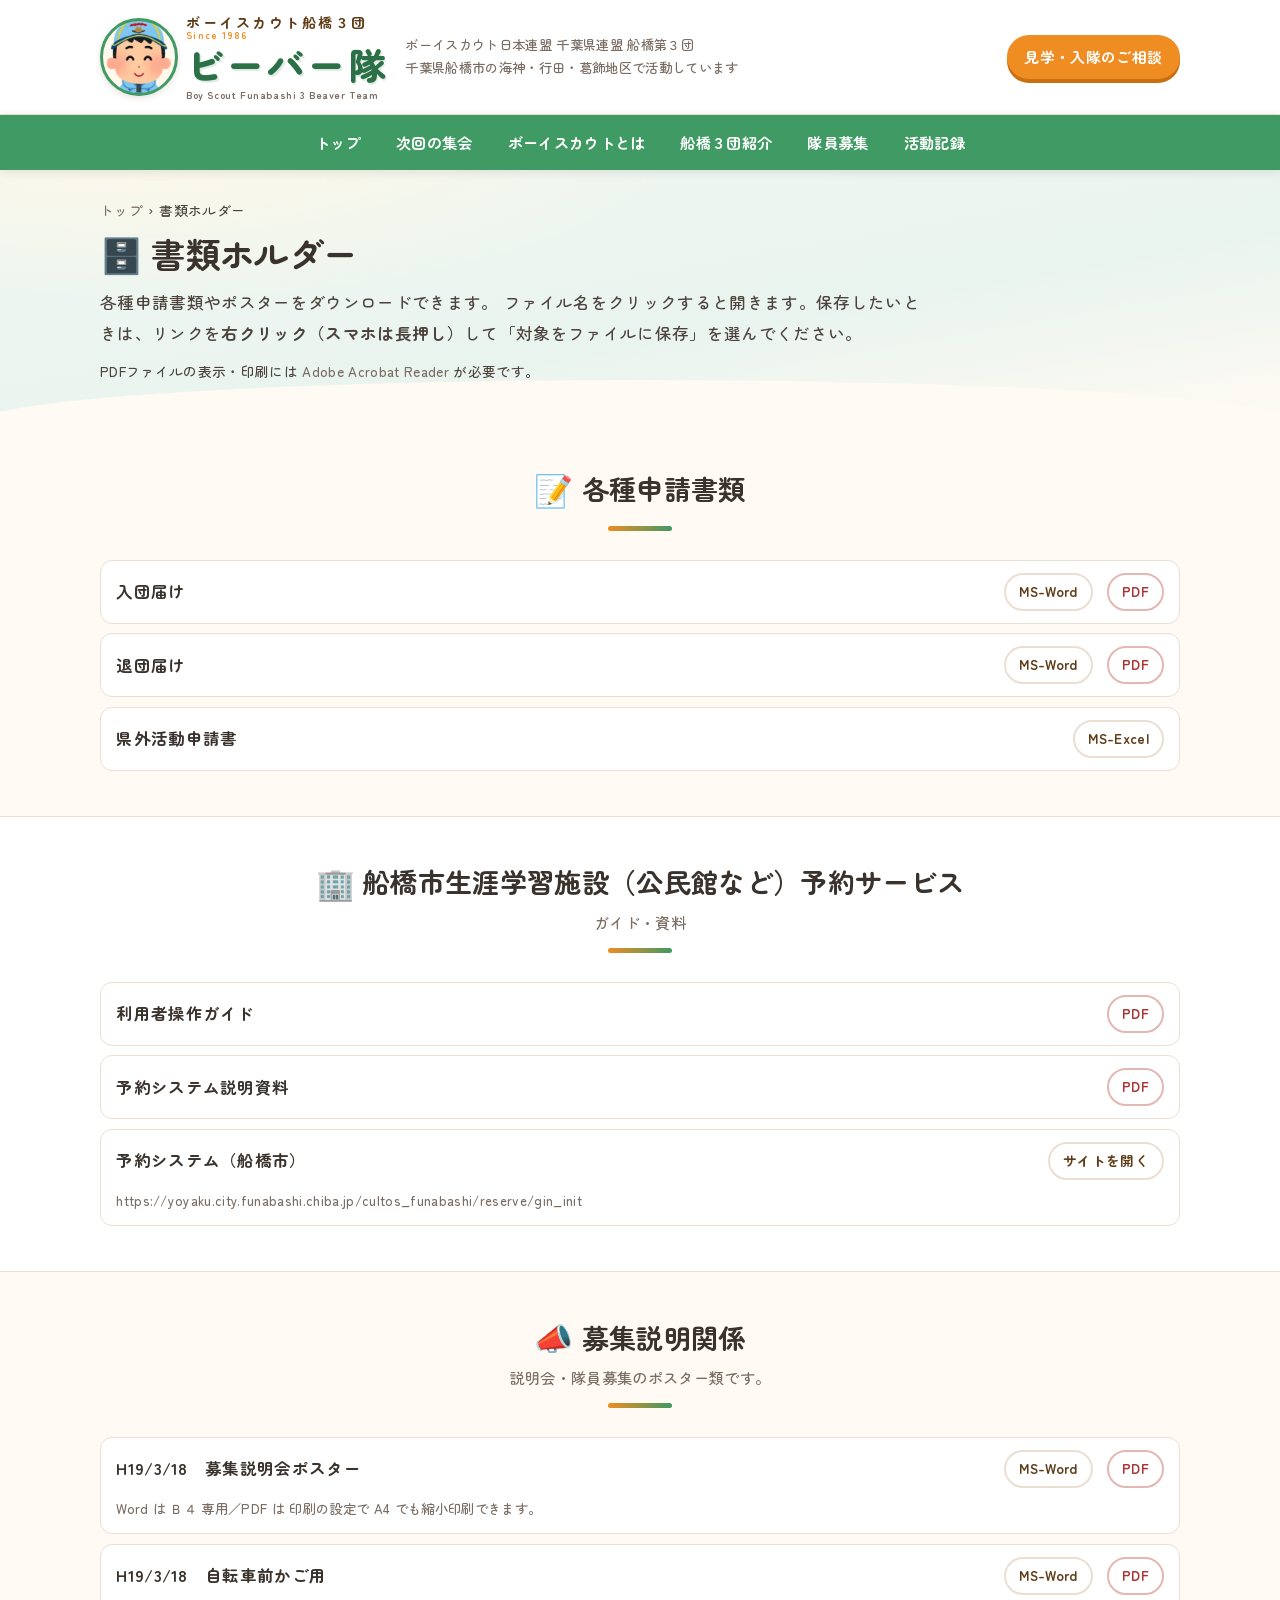
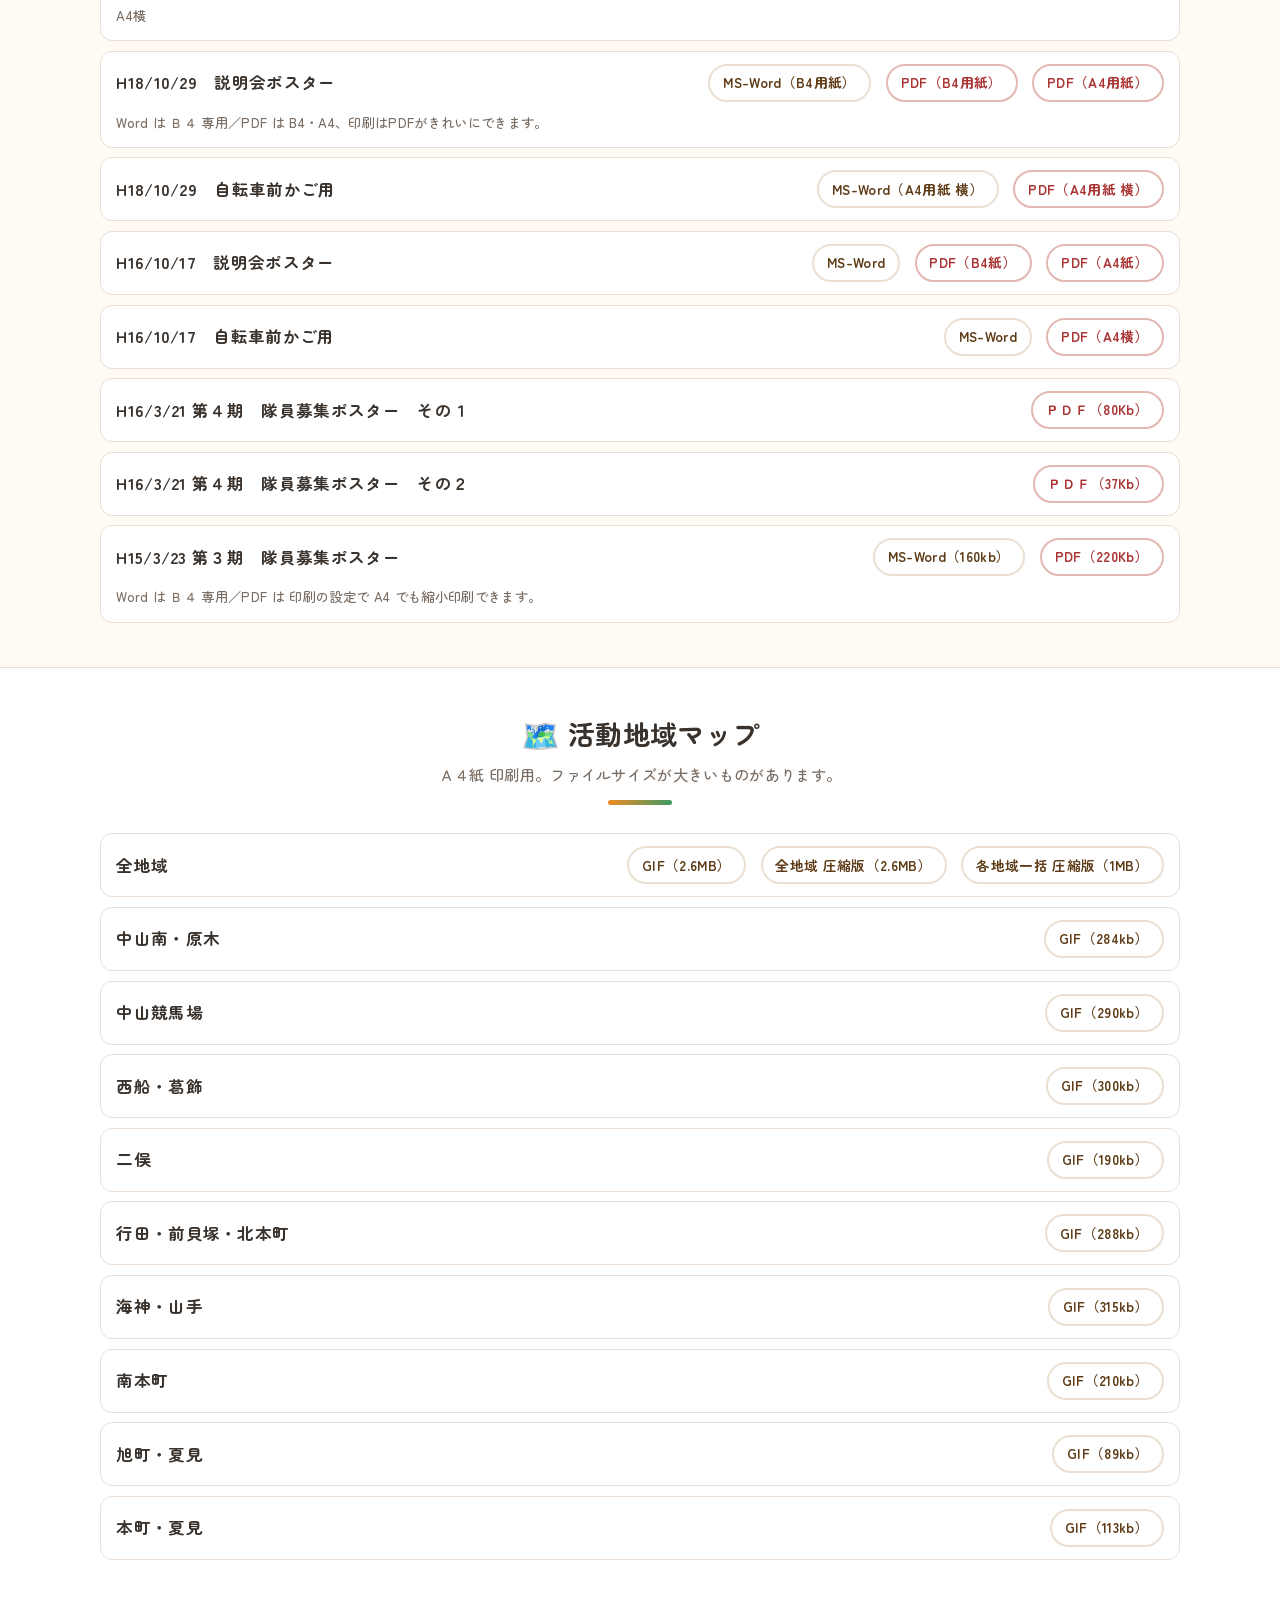
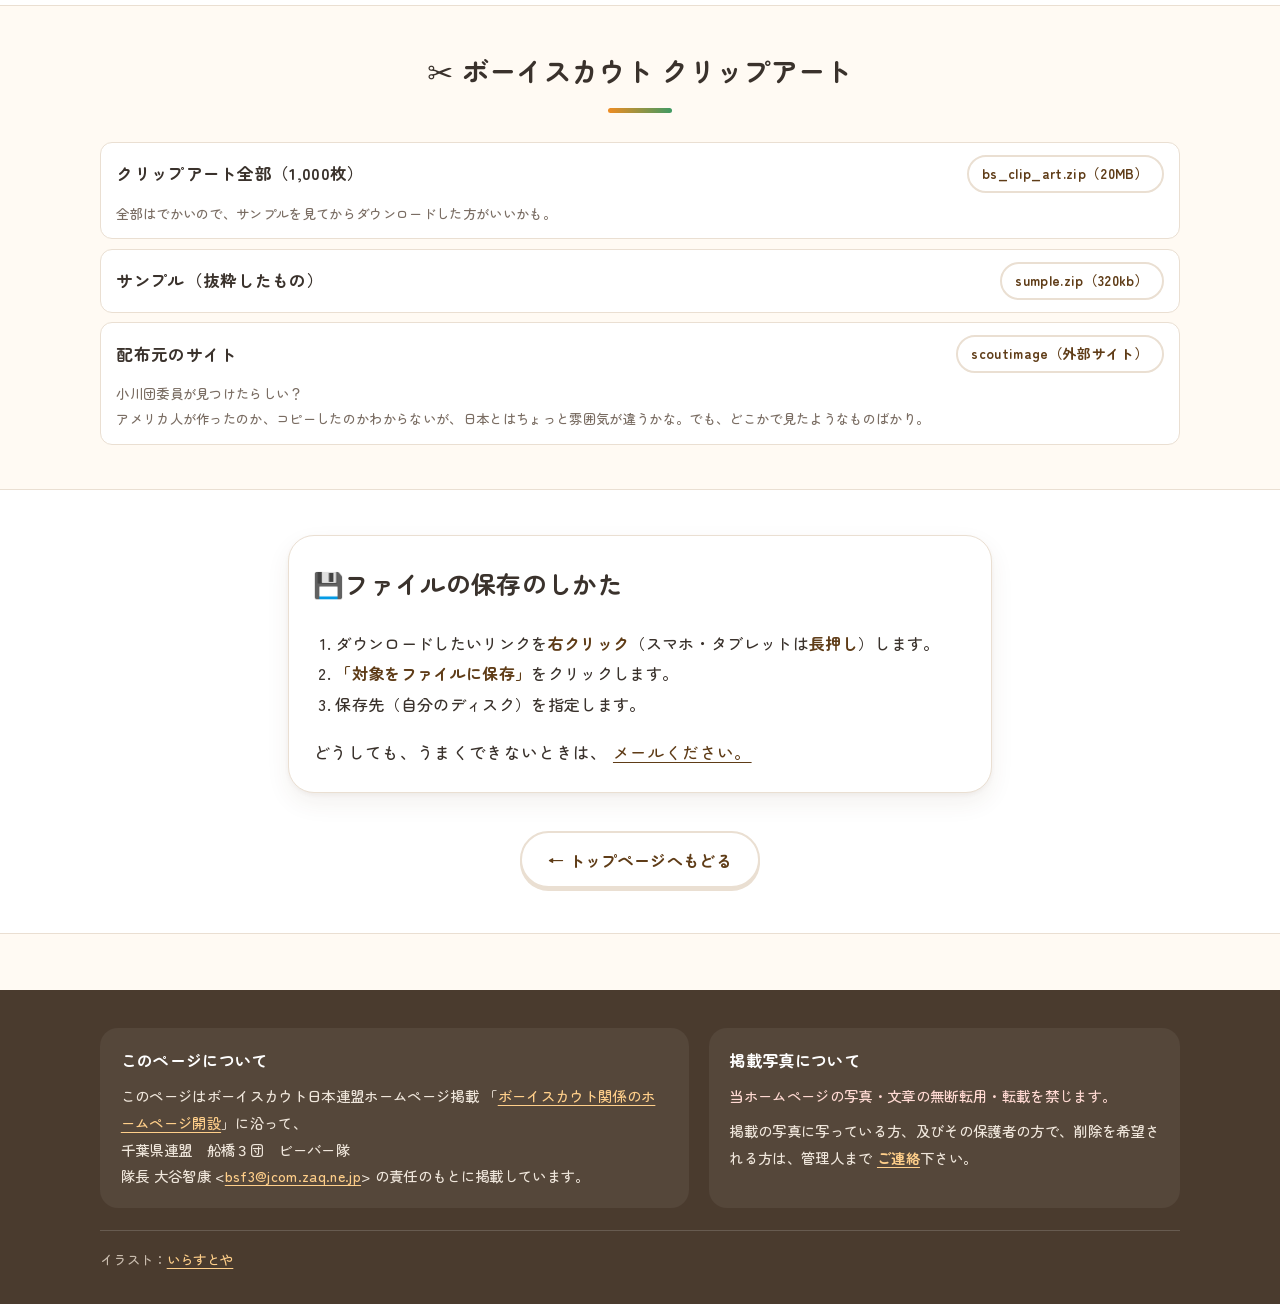
<file: holder.htm>
<!DOCTYPE html>
<html lang="ja">
<head>
<meta charset="UTF-8">
<meta name="viewport" content="width=device-width, initial-scale=1">
<title>書類ホルダー（キャビネット）｜ボーイスカウト船橋３団ビーバー隊</title>
<meta name="description" content="ボーイスカウト船橋３団ビーバー隊の書類ダウンロード。入団届けなどの各種申請書類、募集説明会のポスター、活動地域マップ、クリップアート。">
<meta name="theme-color" content="#f0f7f1">
<link rel="preconnect" href="https://fonts.googleapis.com">
<link rel="preconnect" href="https://fonts.gstatic.com" crossorigin>
<link href="https://fonts.googleapis.com/css2?family=Zen+Maru+Gothic:wght@500;700;900&display=swap" rel="stylesheet">
<link rel="stylesheet" href="../bv-style.css">
</head>
<body>

<a class="skip" href="#main">本文へスキップ</a>

<header class="site-header">
  <div class="wrap header-inner">
    <p class="logo">
      <a href="../index.htm">
        <span class="logo-mark" role="img" aria-label="ビーバースカウトの男の子のイラスト"></span>
        <span class="lockup">
          <span class="l-sub">ボーイスカウト船橋３団</span>
          <span class="l-since">Since 1986</span>
          <span class="l-main">ビーバー隊</span>
          <span class="l-en">Boy Scout Funabashi 3 Beaver Team</span>
        </span>
      </a>
    </p>
    <p class="header-tag">
      ボーイスカウト日本連盟 千葉県連盟 船橋第３団<br>
      千葉県船橋市の海神・行田・葛飾地区で活動しています
    </p>
    <p class="header-cta">
      <a class="btn btn-sm" href="https://www.edit.ne.jp/~kenchan/bsf3/cgi/ankart/ankart_form.htm">見学・入隊のご相談</a>
    </p>
  </div>
</header>

<nav class="main" aria-label="メインメニュー">
  <div class="wrap">
    <ul>
      <li><a href="../index.htm">トップ</a></li>
      <li><a href="../index.htm#next">次回の集会</a></li>
      <li><a href="../infomation/bs_info.htm">ボーイスカウトとは</a></li>
      <li><a href="../infomation/info_3dan.htm">船橋３団紹介</a></li>
      <li><a href="../infomation/recruit.htm">隊員募集</a></li>
      <li><a href="../event/event.htm">活動記録</a></li>
    </ul>
  </div>
</nav>

<div class="page-head">
  <div class="wrap">
    <p class="crumb"><a href="../index.htm">トップ</a><span>›</span>書類ホルダー</p>
    <h1><span aria-hidden="true">🗄️</span>書類ホルダー</h1>
    <p>
      各種申請書類やポスターをダウンロードできます。
      ファイル名をクリックすると開きます。保存したいときは、リンクを<strong>右クリック（スマホは長押し）</strong>して「対象をファイルに保存」を選んでください。
    </p>
    <p class="crumb" style="margin-top:.6rem">
      PDFファイルの表示・印刷には
      <a href="https://get.adobe.com/jp/reader/" target="_blank" rel="noopener">Adobe Acrobat Reader</a>
      が必要です。
    </p>
  </div>
</div>

<main id="main">

  <!-- 申請書類 -->
  <section class="band">
    <div class="wrap">
      <div class="sec-head">
        <h2><span class="ico" aria-hidden="true">📝</span>各種申請書類</h2>
      </div>

      <ul class="doc-list">
        <li>
          <span class="doc-name">入団届け</span>
          <a class="dl" href="https://www.edit.ne.jp/~kenchan/bsf3/bv/holder/nyudan.doc">MS-Word</a>
          <a class="dl dl-pdf" href="https://www.edit.ne.jp/~kenchan/bsf3/bv/holder/nyudan.pdf">PDF</a>
        </li>
        <li>
          <span class="doc-name">退団届け</span>
          <a class="dl" href="https://www.edit.ne.jp/~kenchan/bsf3/bv/holder/taidan.doc" target="_blank" rel="noopener">MS-Word</a>
          <a class="dl dl-pdf" href="https://www.edit.ne.jp/~kenchan/bsf3/bv/holder/taidan.pdf" target="_blank" rel="noopener">PDF</a>
        </li>
        <li>
          <span class="doc-name">県外活動申請書</span>
          <a class="dl" href="https://www.edit.ne.jp/~kenchan/bsf3/bv/holder/kengaikatudou.xls">MS-Excel</a>
        </li>
      </ul>
    </div>
  </section>

  <!-- 公民館予約 -->
  <section class="band tint">
    <div class="wrap">
      <div class="sec-head">
        <h2><span class="ico" aria-hidden="true">🏢</span>船橋市生涯学習施設（公民館など）予約サービス</h2>
        <p>ガイド・資料</p>
      </div>

      <ul class="doc-list">
        <li>
          <span class="doc-name">利用者操作ガイド</span>
          <a class="dl dl-pdf" href="https://www.edit.ne.jp/~kenchan/bsf3/bv/holder/kouminkan_system/guide.pdf" target="_blank" rel="noopener">PDF</a>
        </li>
        <li>
          <span class="doc-name">予約システム説明資料</span>
          <a class="dl dl-pdf" href="https://www.edit.ne.jp/~kenchan/bsf3/bv/holder/kouminkan_system/system.pdf" target="_blank" rel="noopener">PDF</a>
        </li>
        <li>
          <span class="doc-name">予約システム（船橋市）</span>
          <a class="dl" href="https://yoyaku.city.funabashi.chiba.jp/cultos_funabashi/reserve/gin_init" target="_blank" rel="noopener">サイトを開く</a>
          <span class="doc-note">https://yoyaku.city.funabashi.chiba.jp/cultos_funabashi/reserve/gin_init</span>
        </li>
      </ul>
    </div>
  </section>

  <!-- 募集説明関係 -->
  <section class="band">
    <div class="wrap">
      <div class="sec-head">
        <h2><span class="ico" aria-hidden="true">📣</span>募集説明関係</h2>
        <p>説明会・隊員募集のポスター類です。</p>
      </div>

      <ul class="doc-list">
        <li>
          <span class="doc-name">H19/3/18　募集説明会ポスター</span>
          <a class="dl" href="https://www.edit.ne.jp/~kenchan/bsf3/bv/holder/h19-3/Poster-1.doc" target="_blank" rel="noopener">MS-Word</a>
          <a class="dl dl-pdf" href="https://www.edit.ne.jp/~kenchan/bsf3/bv/holder/h19-3/Poster-1.pdf" target="_blank" rel="noopener">PDF</a>
          <span class="doc-note">Word は Ｂ４ 専用／PDF は 印刷の設定で A4 でも縮小印刷できます。</span>
        </li>
        <li>
          <span class="doc-name">H19/3/18　自転車前かご用</span>
          <a class="dl" href="https://www.edit.ne.jp/~kenchan/bsf3/bv/holder/h19-3/Poster-A4.doc" target="_blank" rel="noopener">MS-Word</a>
          <a class="dl dl-pdf" href="https://www.edit.ne.jp/~kenchan/bsf3/bv/holder/h19-3/Poster-A4.pdf" target="_blank" rel="noopener">PDF</a>
          <span class="doc-note">A4横</span>
        </li>
        <li>
          <span class="doc-name">H18/10/29　説明会ポスター</span>
          <a class="dl" href="https://www.edit.ne.jp/~kenchan/bsf3/bv/holder/h18-10/Poster-1.doc" target="_blank" rel="noopener">MS-Word（B4用紙）</a>
          <a class="dl dl-pdf" href="https://www.edit.ne.jp/~kenchan/bsf3/bv/holder/h18-10/Poster-1.pdf" target="_blank" rel="noopener">PDF（B4用紙）</a>
          <a class="dl dl-pdf" href="https://www.edit.ne.jp/~kenchan/bsf3/bv/holder/h18-10/Poster-A4.pdf" target="_blank" rel="noopener">PDF（A4用紙）</a>
          <span class="doc-note">Word は Ｂ４ 専用／PDF は B4・A4、印刷はPDFがきれいにできます。</span>
        </li>
        <li>
          <span class="doc-name">H18/10/29　自転車前かご用</span>
          <a class="dl" href="https://www.edit.ne.jp/~kenchan/bsf3/bv/holder/h18-10/Poster-A4yoko.doc" target="_blank" rel="noopener">MS-Word（A4用紙 横）</a>
          <a class="dl dl-pdf" href="https://www.edit.ne.jp/~kenchan/bsf3/bv/holder/h18-10/Poster-A4yoko.pdf" target="_blank" rel="noopener">PDF（A4用紙 横）</a>
        </li>
        <li>
          <span class="doc-name">H16/10/17　説明会ポスター</span>
          <a class="dl" href="https://www.edit.ne.jp/~kenchan/bsf3/bv/holder/h16/10/Poster-1.doc" target="_blank" rel="noopener">MS-Word</a>
          <a class="dl dl-pdf" href="https://www.edit.ne.jp/~kenchan/bsf3/bv/holder/h16/10/Poster-1.pdf" target="_blank" rel="noopener">PDF（B4紙）</a>
          <a class="dl dl-pdf" href="https://www.edit.ne.jp/~kenchan/bsf3/bv/holder/h16/10/Poster-1_A4.pdf" target="_blank" rel="noopener">PDF（A4紙）</a>
        </li>
        <li>
          <span class="doc-name">H16/10/17　自転車前かご用</span>
          <a class="dl" href="https://www.edit.ne.jp/~kenchan/bsf3/bv/holder/h16/10/Poster-A4y.doc" target="_blank" rel="noopener">MS-Word</a>
          <a class="dl dl-pdf" href="https://www.edit.ne.jp/~kenchan/bsf3/bv/holder/h16/10/Poster-A4y.pdf" target="_blank" rel="noopener">PDF（A4横）</a>
        </li>
        <li>
          <span class="doc-name">H16/3/21 第４期　隊員募集ポスター　その１</span>
          <a class="dl dl-pdf" href="https://www.edit.ne.jp/~kenchan/bsf3/bv/holder/h16/poster-s.pdf">ＰＤＦ（80Kb）</a>
        </li>
        <li>
          <span class="doc-name">H16/3/21 第４期　隊員募集ポスター　その２</span>
          <a class="dl dl-pdf" href="https://www.edit.ne.jp/~kenchan/bsf3/bv/holder/h16/poster-f.pdf">ＰＤＦ（37Kb）</a>
        </li>
        <li>
          <span class="doc-name">H15/3/23 第３期　隊員募集ポスター</span>
          <a class="dl" href="https://www.edit.ne.jp/~kenchan/bsf3/bv/holder/boshu-1.doc">MS-Word（160kb）</a>
          <a class="dl dl-pdf" href="https://www.edit.ne.jp/~kenchan/bsf3/bv/holder/boshu-1.pdf">PDF（220Kb）</a>
          <span class="doc-note">Word は Ｂ４ 専用／PDF は 印刷の設定で A4 でも縮小印刷できます。</span>
        </li>
      </ul>
    </div>
  </section>

  <!-- 活動地域マップ -->
  <section class="band tint">
    <div class="wrap">
      <div class="sec-head">
        <h2><span class="ico" aria-hidden="true">🗺️</span>活動地域マップ</h2>
        <p>Ａ４紙 印刷用。ファイルサイズが大きいものがあります。</p>
      </div>

      <ul class="doc-list">
        <li>
          <span class="doc-name">全地域</span>
          <a class="dl" href="https://www.edit.ne.jp/~kenchan/bsf3/bv/holder/map/all.gif">GIF（2.6MB）</a>
          <a class="dl" href="https://www.edit.ne.jp/~kenchan/bsf3/bv/holder/map/all.lzh">全地域 圧縮版（2.6MB）</a>
          <a class="dl" href="https://www.edit.ne.jp/~kenchan/bsf3/bv/holder/map/all-parts.lzh">各地域一括 圧縮版（1MB）</a>
        </li>
        <li>
          <span class="doc-name">中山南・原木</span>
          <a class="dl" href="https://www.edit.ne.jp/~kenchan/bsf3/bv/holder/map/nakayamaminami-baraki.gif">GIF（284kb）</a>
        </li>
        <li>
          <span class="doc-name">中山競馬場</span>
          <a class="dl" href="https://www.edit.ne.jp/~kenchan/bsf3/bv/holder/map/keibajo.gif">GIF（290kb）</a>
        </li>
        <li>
          <span class="doc-name">西船・葛飾</span>
          <a class="dl" href="https://www.edit.ne.jp/~kenchan/bsf3/bv/holder/map/nisifuna-katusika.gif">GIF（300kb）</a>
        </li>
        <li>
          <span class="doc-name">二俣</span>
          <a class="dl" href="https://www.edit.ne.jp/~kenchan/bsf3/bv/holder/map/futamata.gif">GIF（190kb）</a>
        </li>
        <li>
          <span class="doc-name">行田・前貝塚・北本町</span>
          <a class="dl" href="https://www.edit.ne.jp/~kenchan/bsf3/bv/holder/map/gyoda-maekaizuka-kitahoncho.gif">GIF（288kb）</a>
        </li>
        <li>
          <span class="doc-name">海神・山手</span>
          <a class="dl" href="https://www.edit.ne.jp/~kenchan/bsf3/bv/holder/map/kaizin-yamate.gif">GIF（315kb）</a>
        </li>
        <li>
          <span class="doc-name">南本町</span>
          <a class="dl" href="https://www.edit.ne.jp/~kenchan/bsf3/bv/holder/map/minamihoncho.gif">GIF（210kb）</a>
        </li>
        <li>
          <span class="doc-name">旭町・夏見</span>
          <a class="dl" href="https://www.edit.ne.jp/~kenchan/bsf3/bv/holder/map/asahi-natumi.gif">GIF（89kb）</a>
        </li>
        <li>
          <span class="doc-name">本町・夏見</span>
          <a class="dl" href="https://www.edit.ne.jp/~kenchan/bsf3/bv/holder/map/honcho-natumi.gif">GIF（113kb）</a>
        </li>
      </ul>
    </div>
  </section>

  <!-- クリップアート -->
  <section class="band">
    <div class="wrap">
      <div class="sec-head">
        <h2><span class="ico" aria-hidden="true">✂️</span>ボーイスカウト クリップアート</h2>
      </div>

      <ul class="doc-list">
        <li>
          <span class="doc-name">クリップアート全部（1,000枚）</span>
          <a class="dl" href="https://www.edit.ne.jp/~kenchan/bsf3/bv/holder/clip_art/bs_clip_art.zip">bs_clip_art.zip（20MB）</a>
          <span class="doc-note">全部はでかいので、サンプルを見てからダウンロードした方がいいかも。</span>
        </li>
        <li>
          <span class="doc-name">サンプル（抜粋したもの）</span>
          <a class="dl" href="https://www.edit.ne.jp/~kenchan/bsf3/bv/holder/clip_art/sumple.zip">sumple.zip（320kb）</a>
        </li>
        <li>
          <span class="doc-name">配布元のサイト</span>
          <a class="dl" href="http://student.dei.uc.pt/~alexp/scoutimage/" target="_blank" rel="noopener">scoutimage（外部サイト）</a>
          <span class="doc-note">
            小川団委員が見つけたらしい？<br>
            アメリカ人が作ったのか、コピーしたのかわからないが、日本とはちょっと雰囲気が違うかな。でも、どこかで見たようなものばかり。
          </span>
        </li>
      </ul>
    </div>
  </section>

  <!-- 保存のしかた -->
  <section class="band tint">
    <div class="wrap">
      <div class="card" style="max-width:44rem;margin-inline:auto">
        <h2 class="card-title"><span class="ico" aria-hidden="true">💾</span>ファイルの保存のしかた</h2>
        <ol class="prose" style="padding-left:1.4em;margin:0">
          <li>ダウンロードしたいリンクを<strong>右クリック</strong>（スマホ・タブレットは<strong>長押し</strong>）します。</li>
          <li><strong>「対象をファイルに保存」</strong>をクリックします。</li>
          <li>保存先（自分のディスク）を指定します。</li>
        </ol>
        <p class="note" style="margin-top:1.1rem">
          どうしても、うまくできないときは、
          <a href="mailto:kenchan@icnet.ne.jp?subject=ボーイスカウト書類請求">メールください。</a>
        </p>
      </div>

      <p class="page-foot">
        <a class="btn btn-line" href="../index.htm">← トップページへもどる</a>
      </p>
    </div>
  </section>

</main>

<footer class="site-footer">
  <div class="wrap">
    <div class="footer-grid">
      <div class="footer-box">
        <h2>このページについて</h2>
        <p style="margin:0">
          このページはボーイスカウト日本連盟ホームページ掲載
          「<a href="https://www.scout.or.jp/" target="_blank" rel="noopener">ボーイスカウト関係のホームページ開設</a>」に沿って、<br>
          千葉県連盟　船橋３団　ビーバー隊<br>
          隊長 大谷智康 &lt;<a href="mailto:bsf3@jcom.zaq.ne.jp">bsf3@jcom.zaq.ne.jp</a>&gt; の責任のもとに掲載しています。
        </p>
      </div>
      <div class="footer-box">
        <h2>掲載写真について</h2>
        <p class="footer-note" style="margin:0 0 .5rem">当ホームページの写真・文章の無断転用・転載を禁じます。</p>
        <p style="margin:0">
          掲載の写真に写っている方、及びその保護者の方で、削除を希望される方は、管理人まで
          <a href="mailto:ykenchan@jcom.zaq.ne.jp?subject=ＨＰ掲載写真について"><strong>ご連絡</strong></a>下さい。
        </p>
      </div>
    </div>
    <div class="footer-meta">
      <span>イラスト：<a href="https://www.irasutoya.com/" target="_blank" rel="noopener">いらすとや</a></span>
    </div>
  </div>
</footer>

<button type="button" id="topbutton">▲ ページ上部へ</button>
<script>
(function(){
  var b=document.getElementById('topbutton');
  window.addEventListener('scroll',function(){
    b.classList.toggle('show', window.scrollY>350);
  },{passive:true});
  b.addEventListener('click',function(){window.scrollTo({top:0,behavior:'smooth'});});
})();
</script>

</body>
</html>
</file>
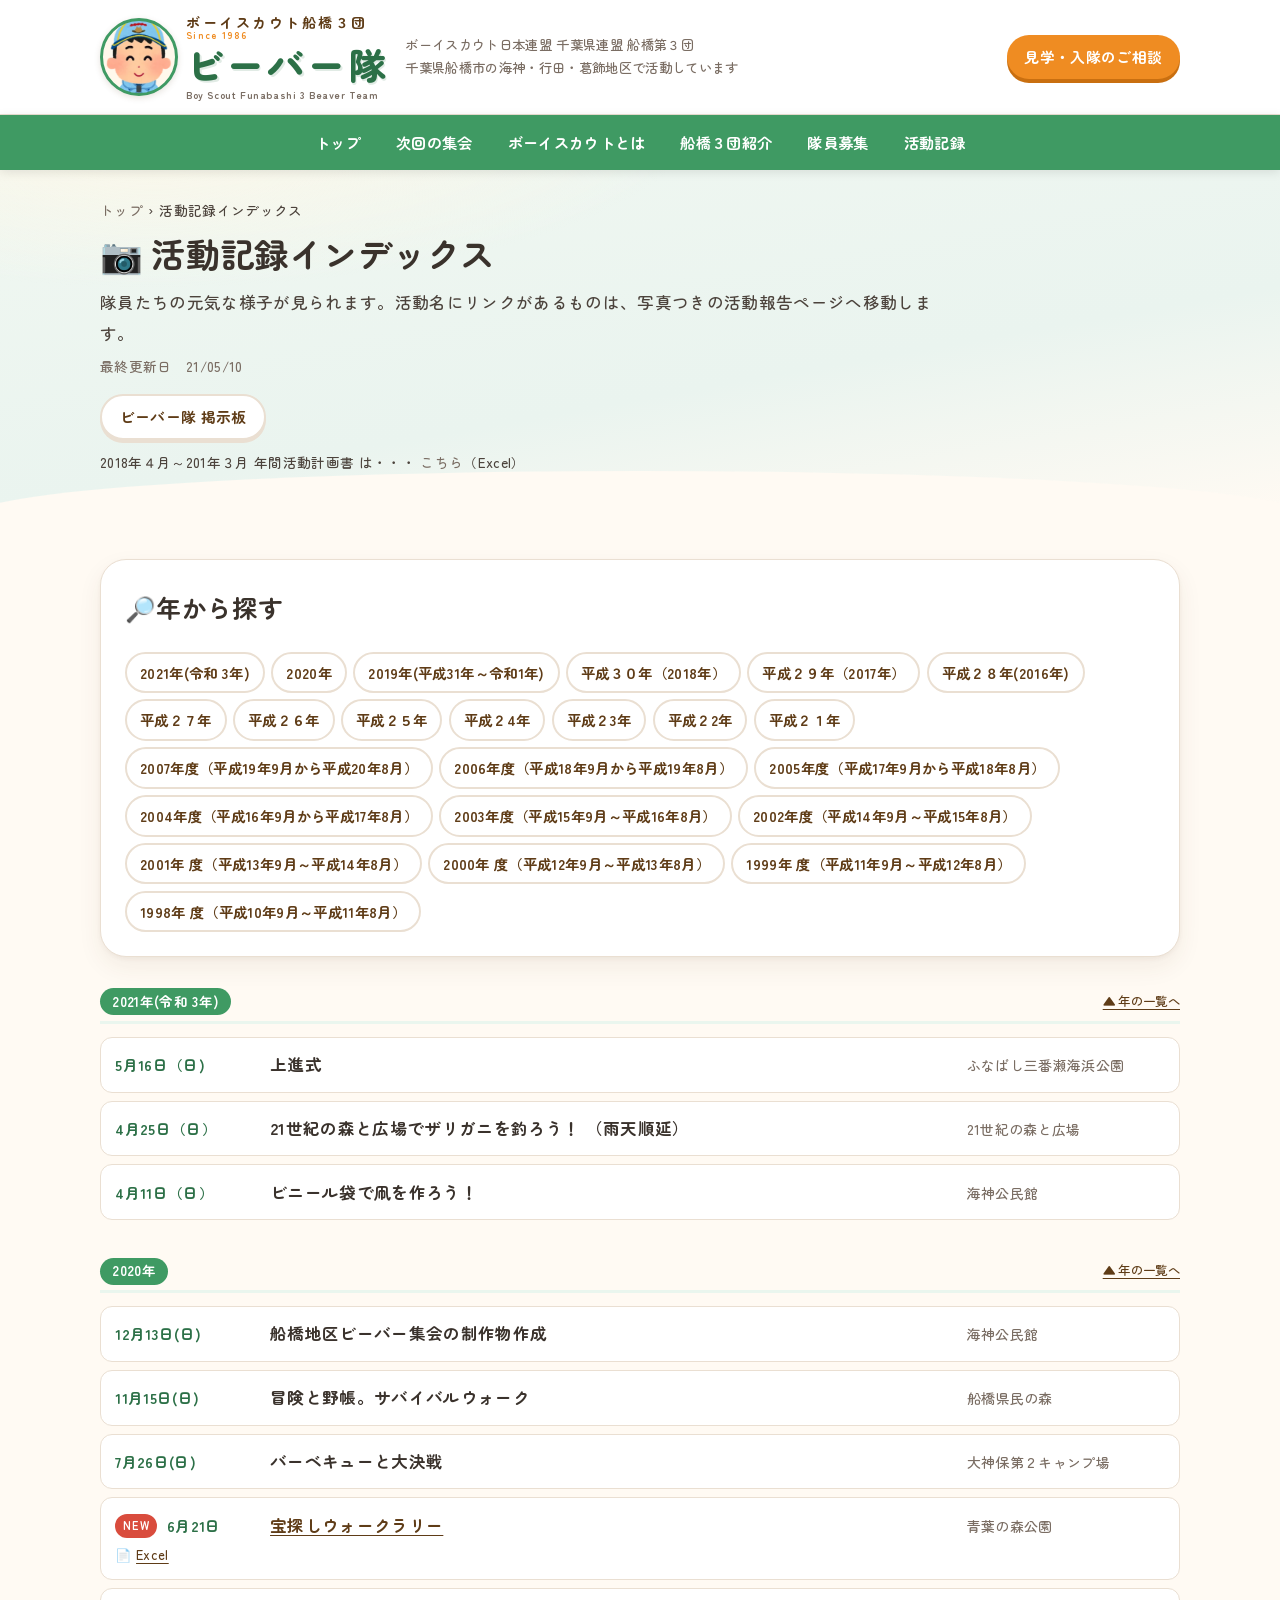
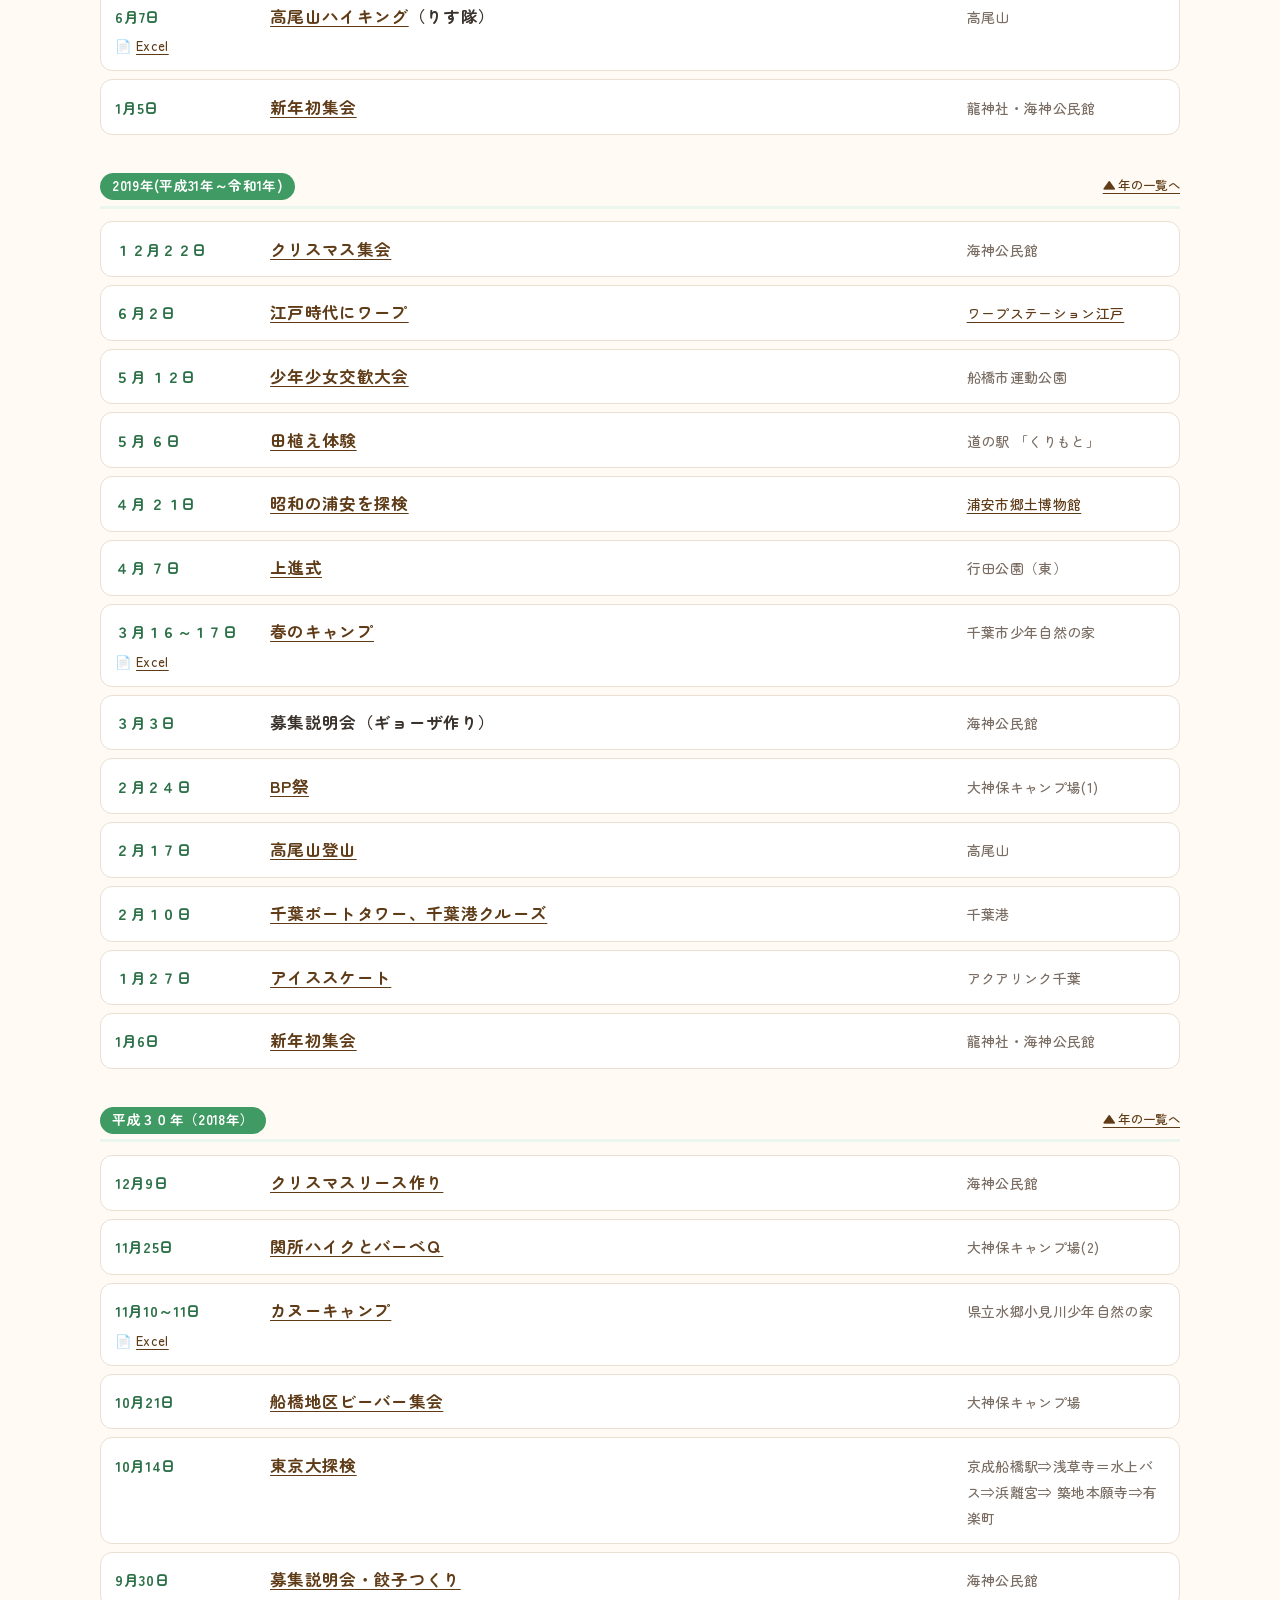
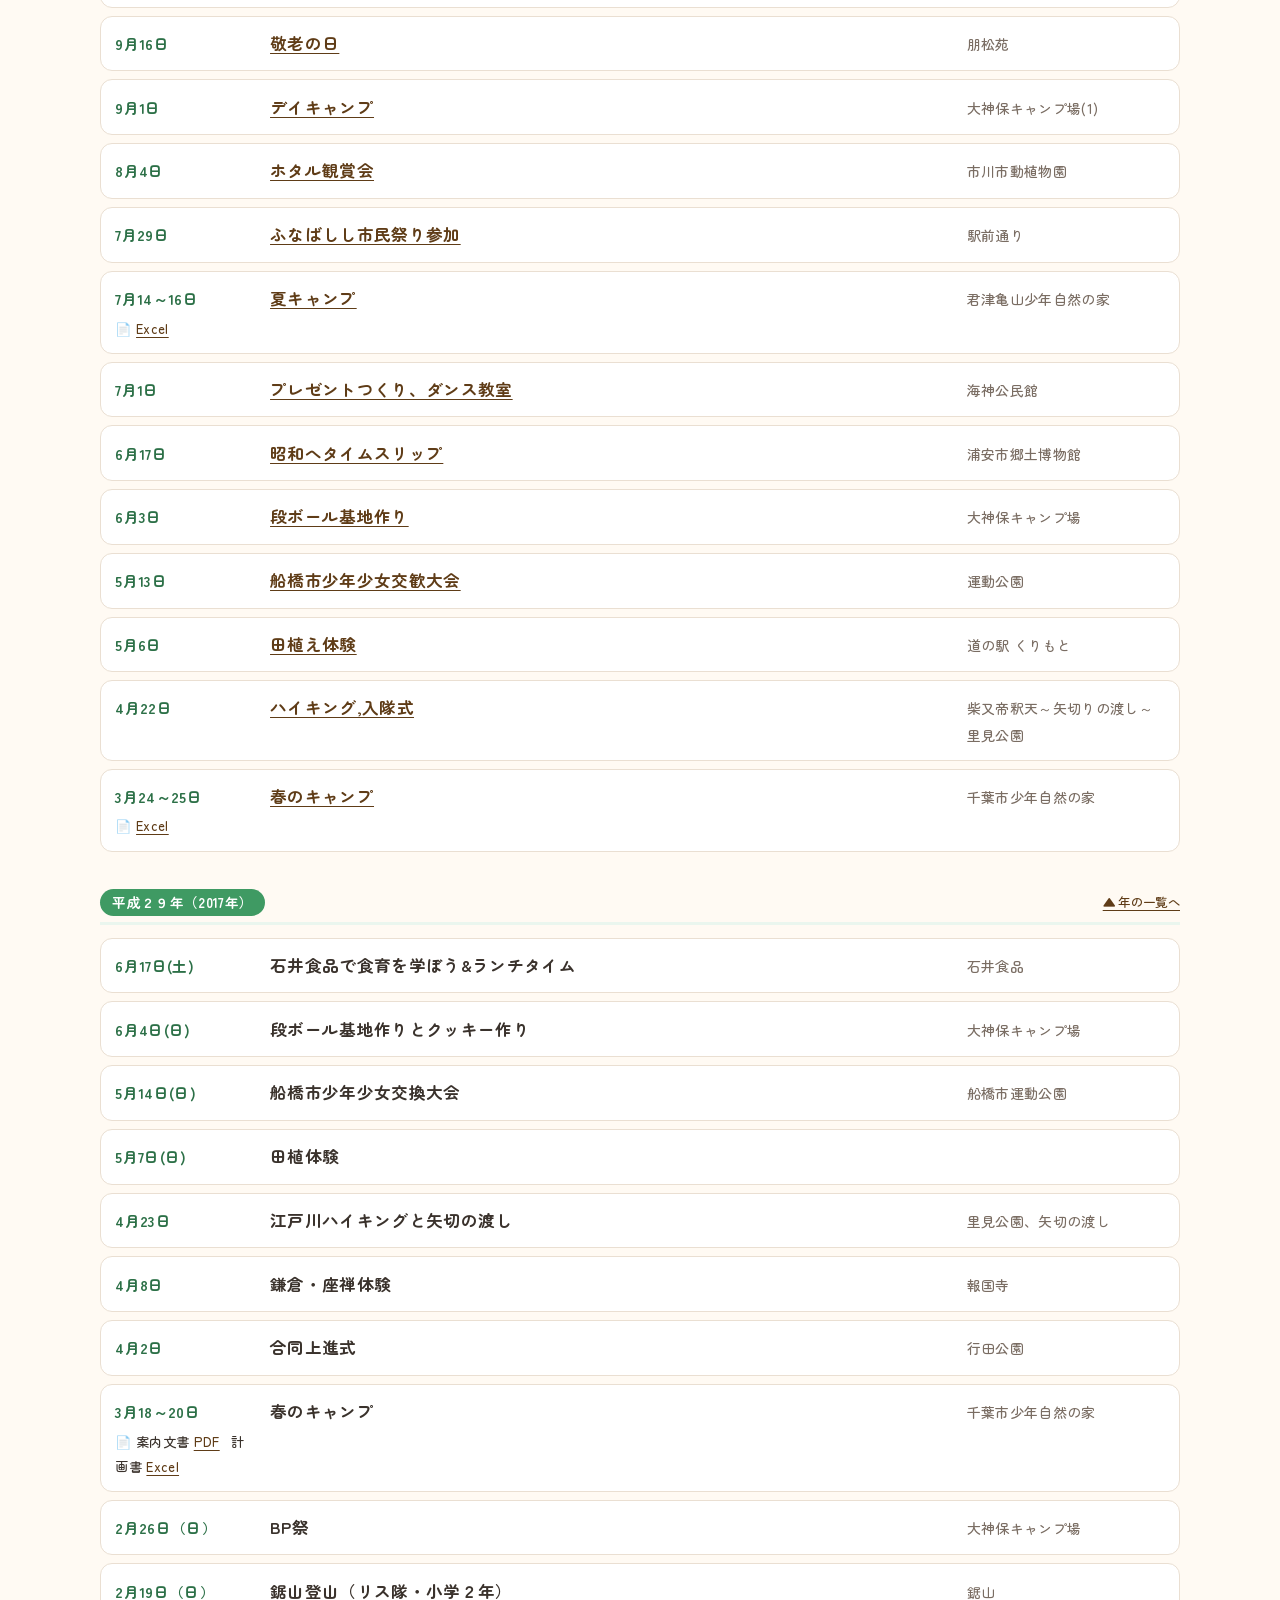
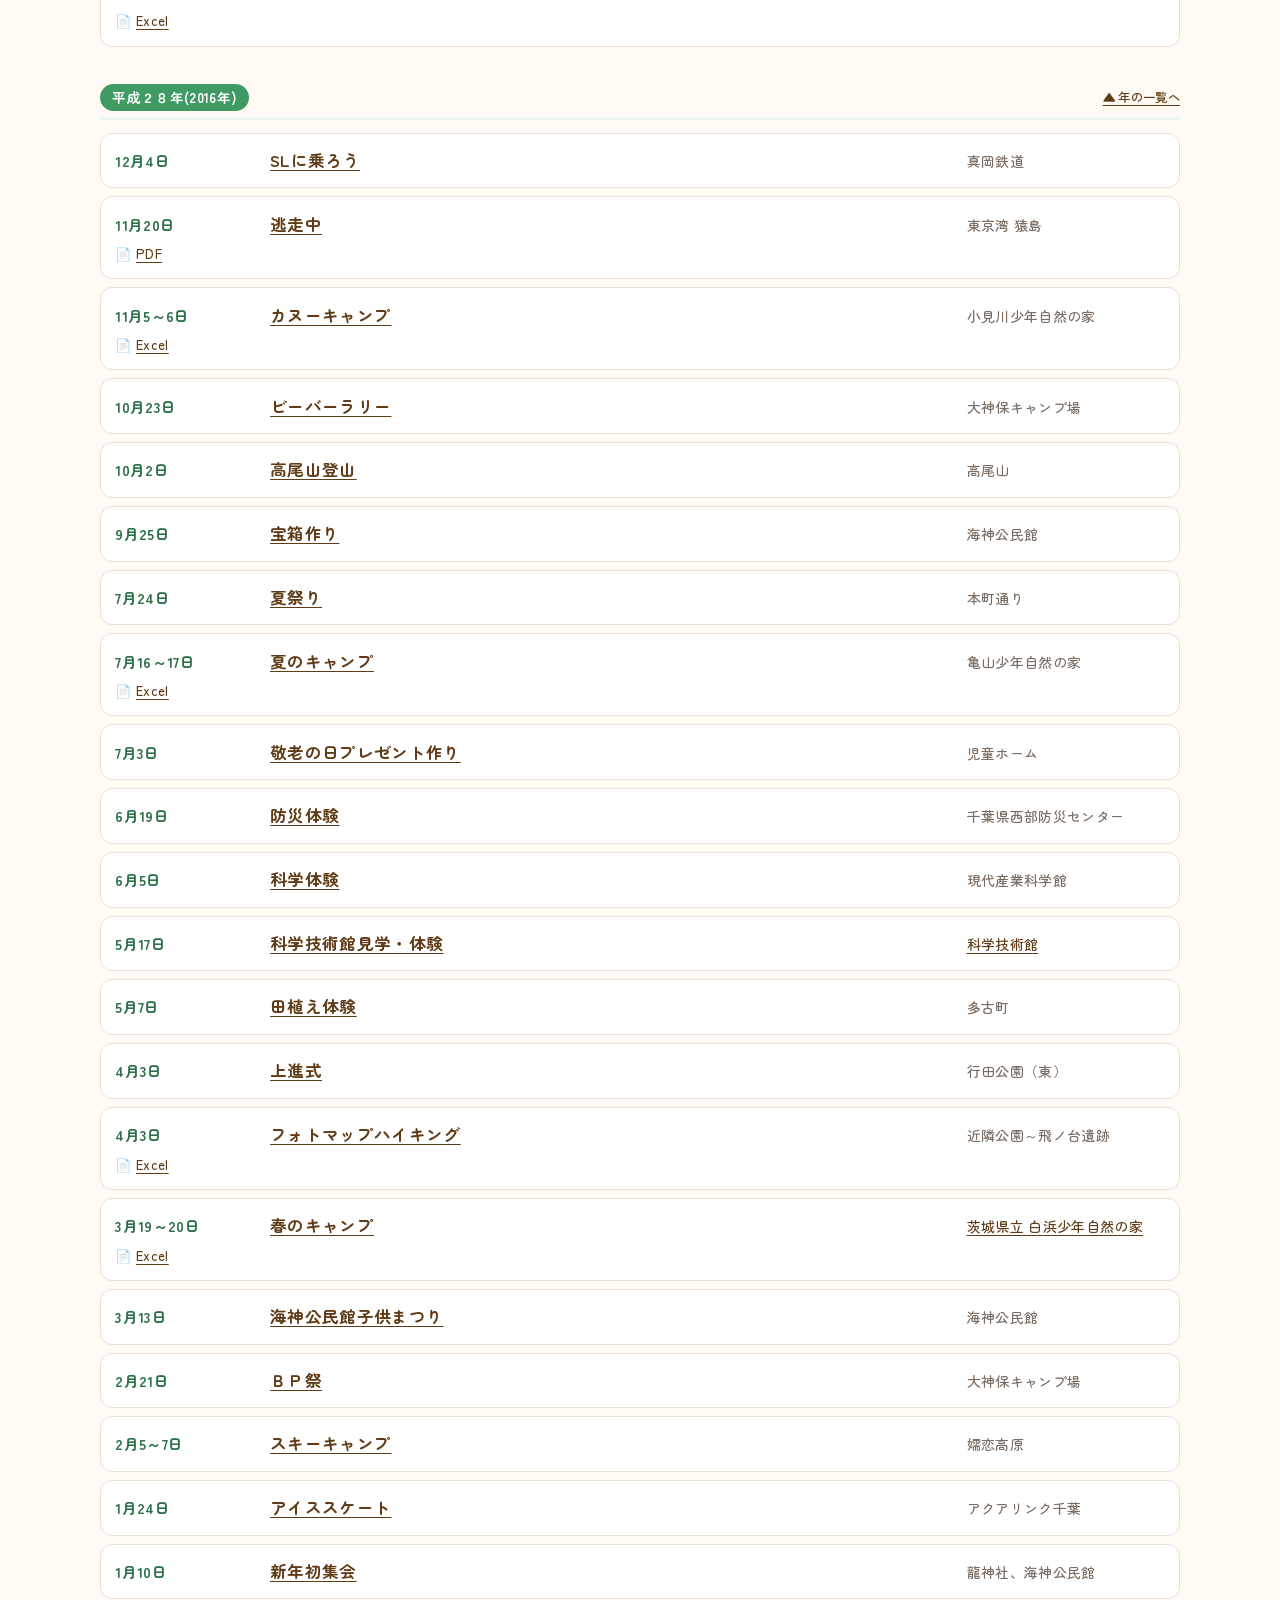
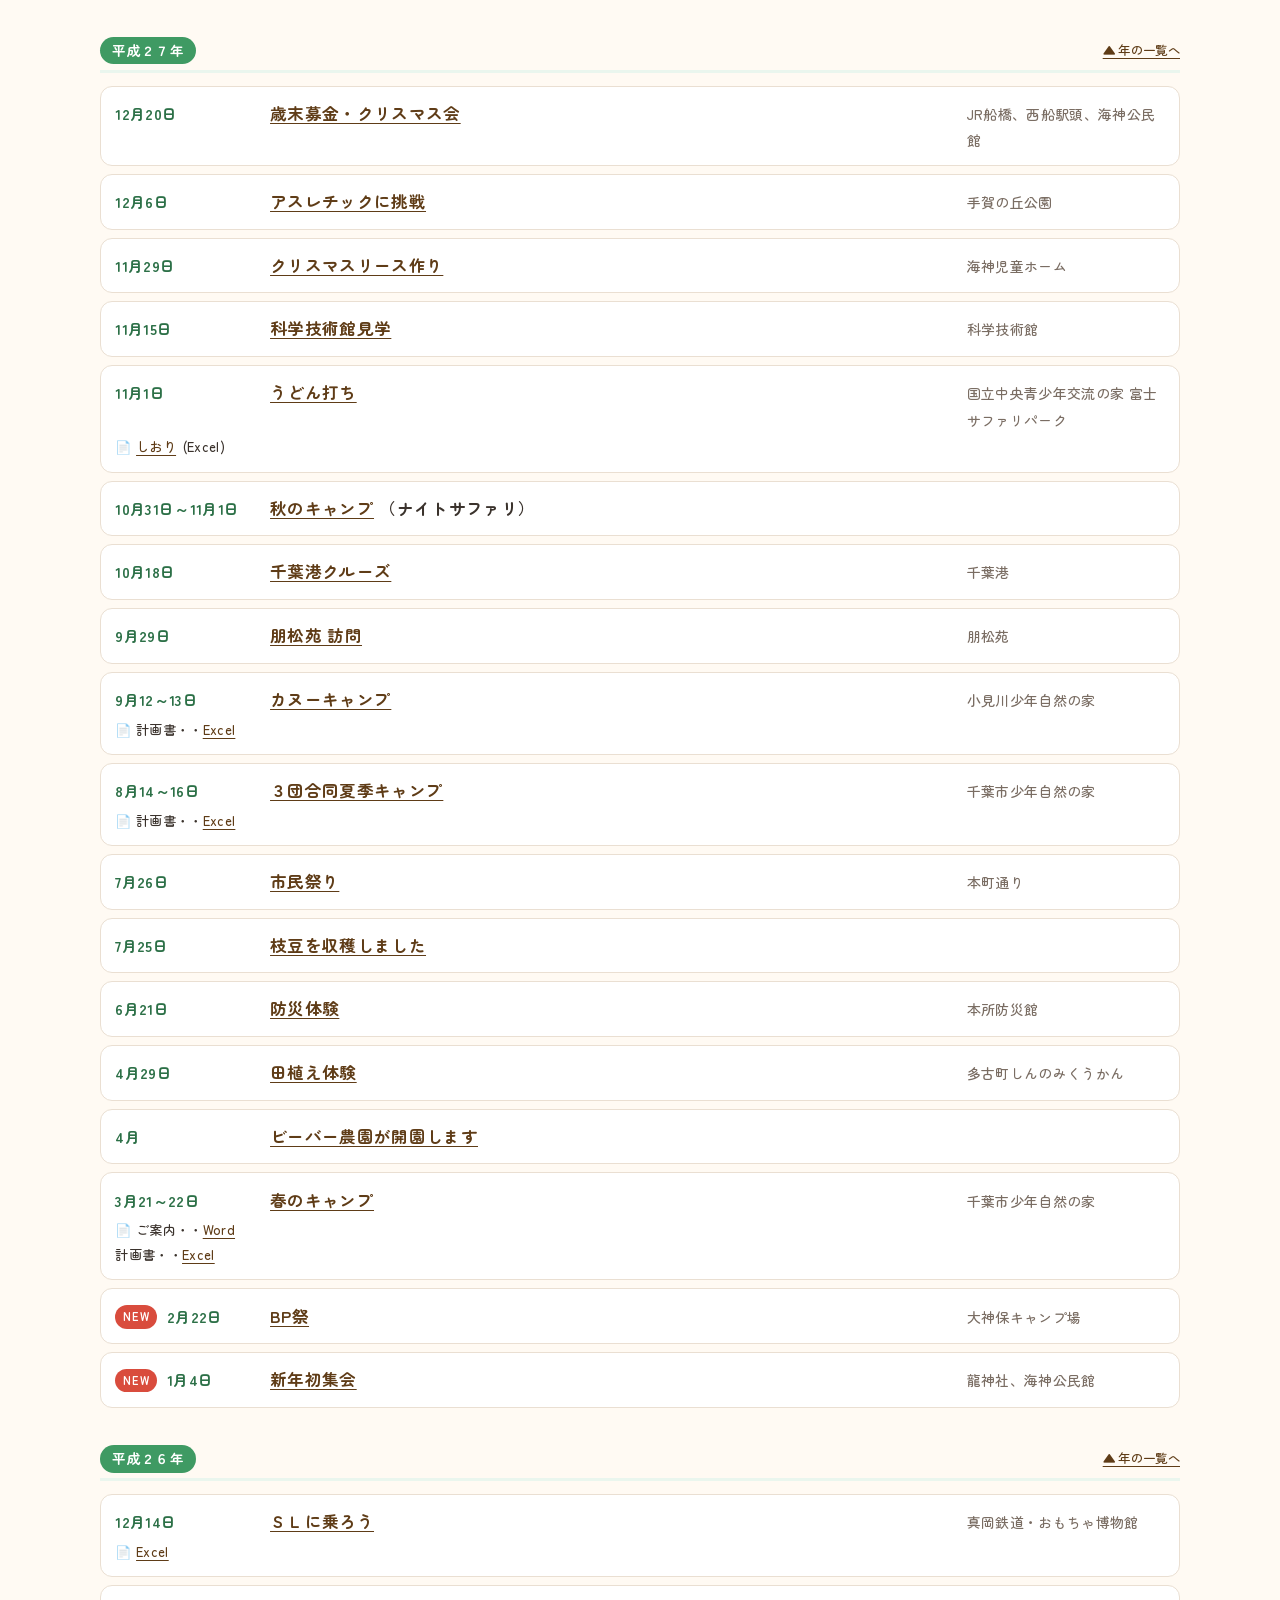
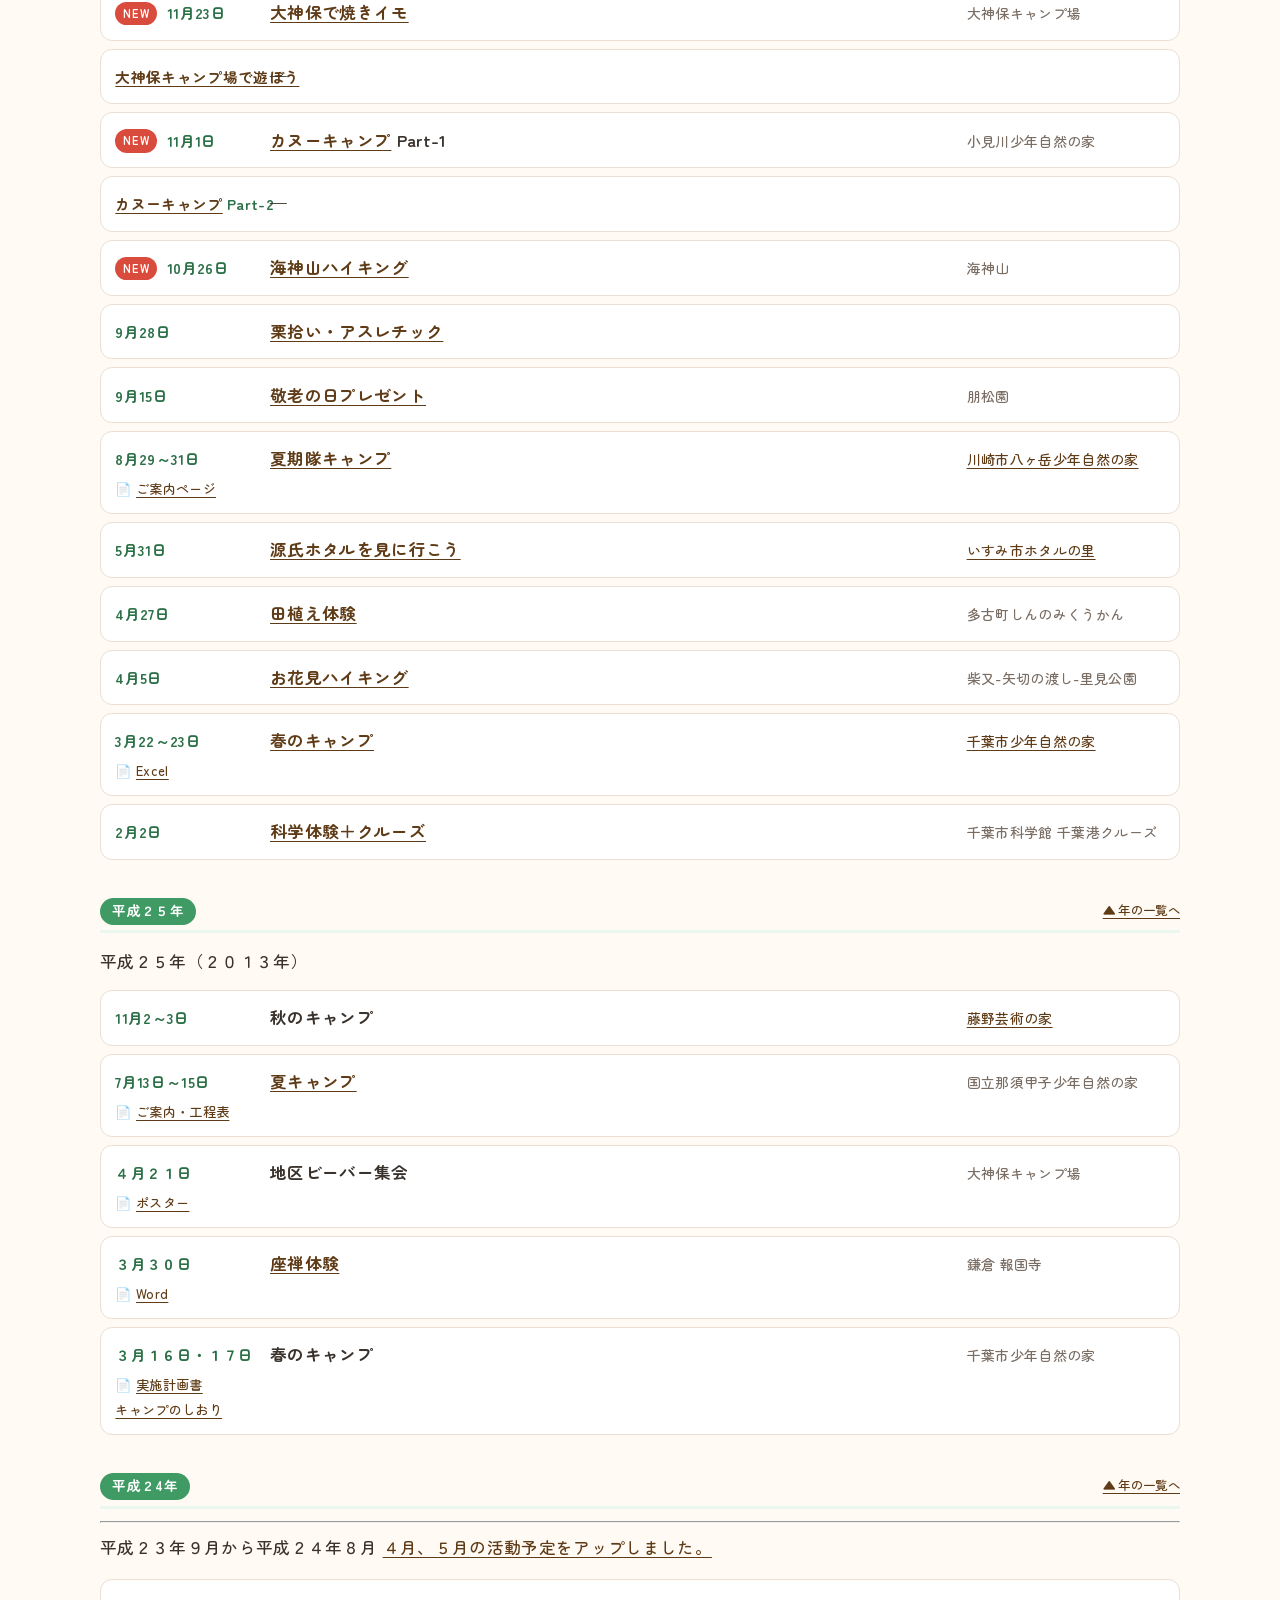
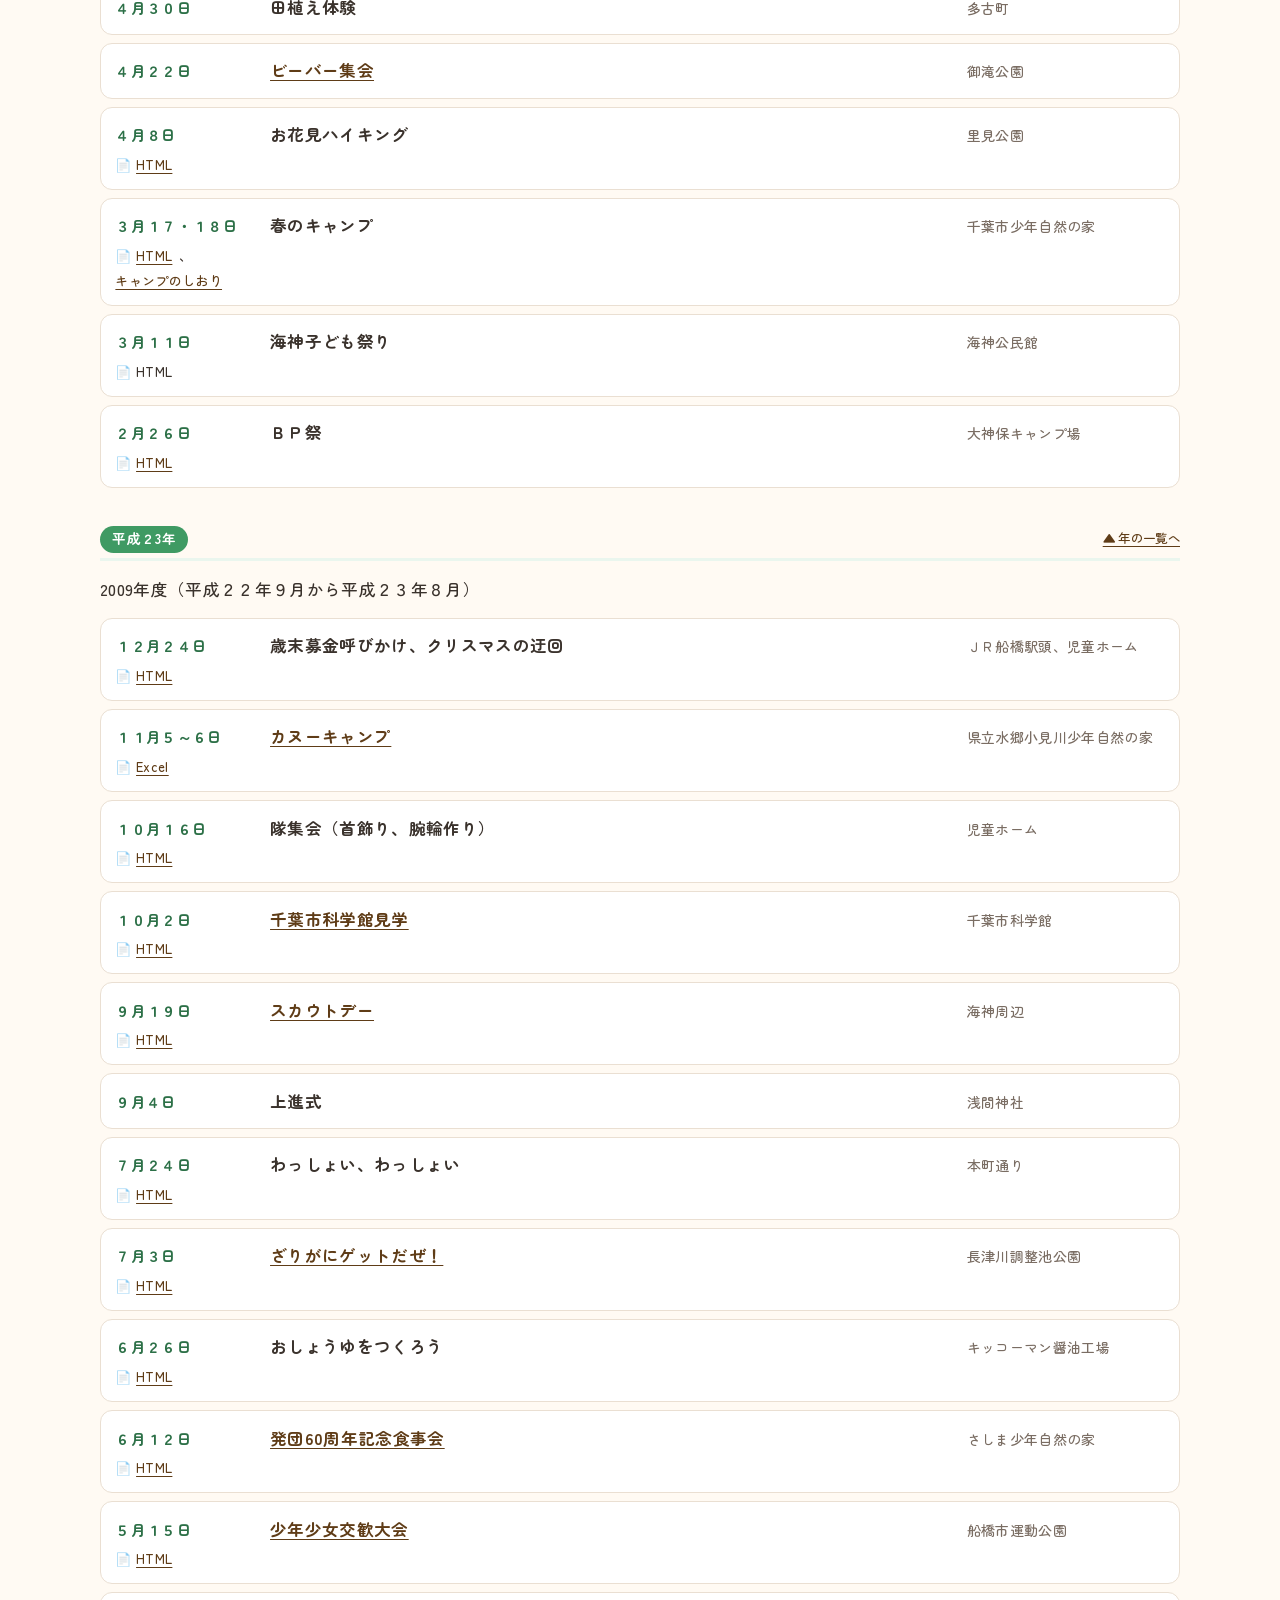
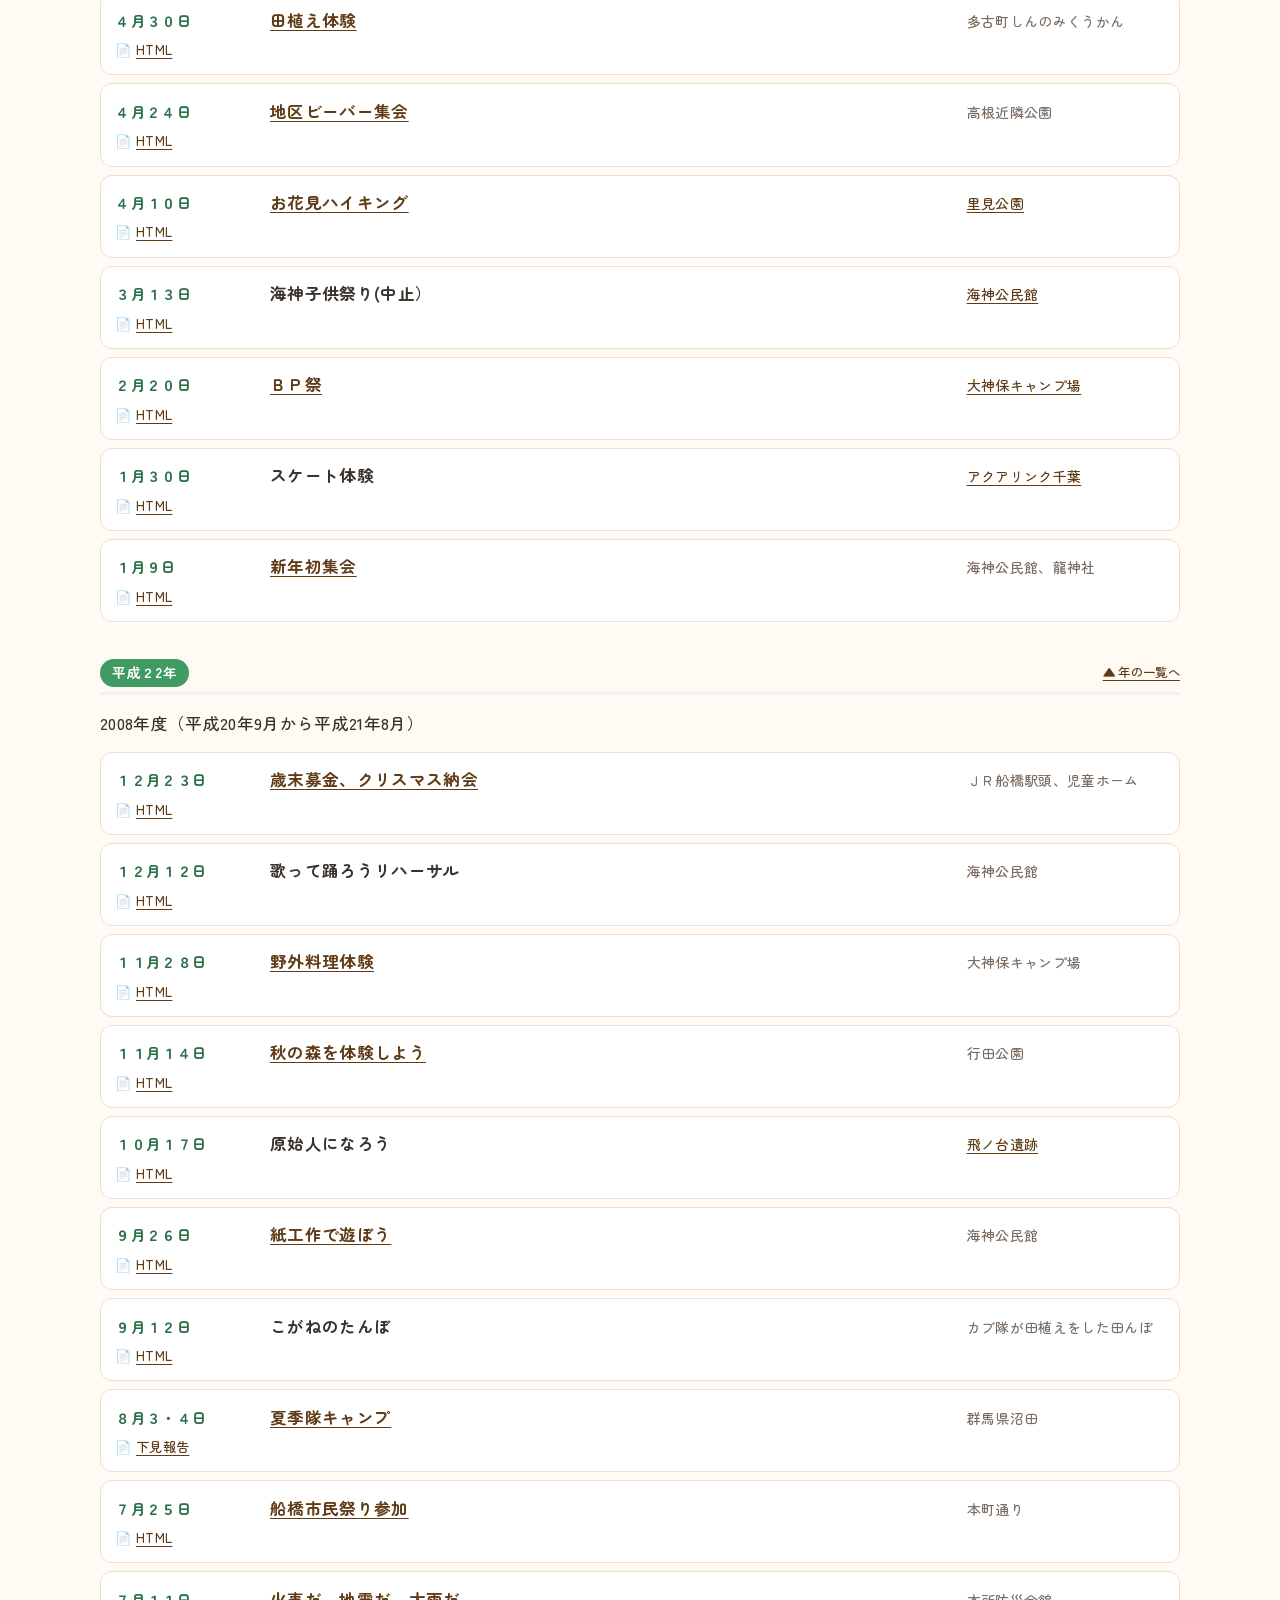
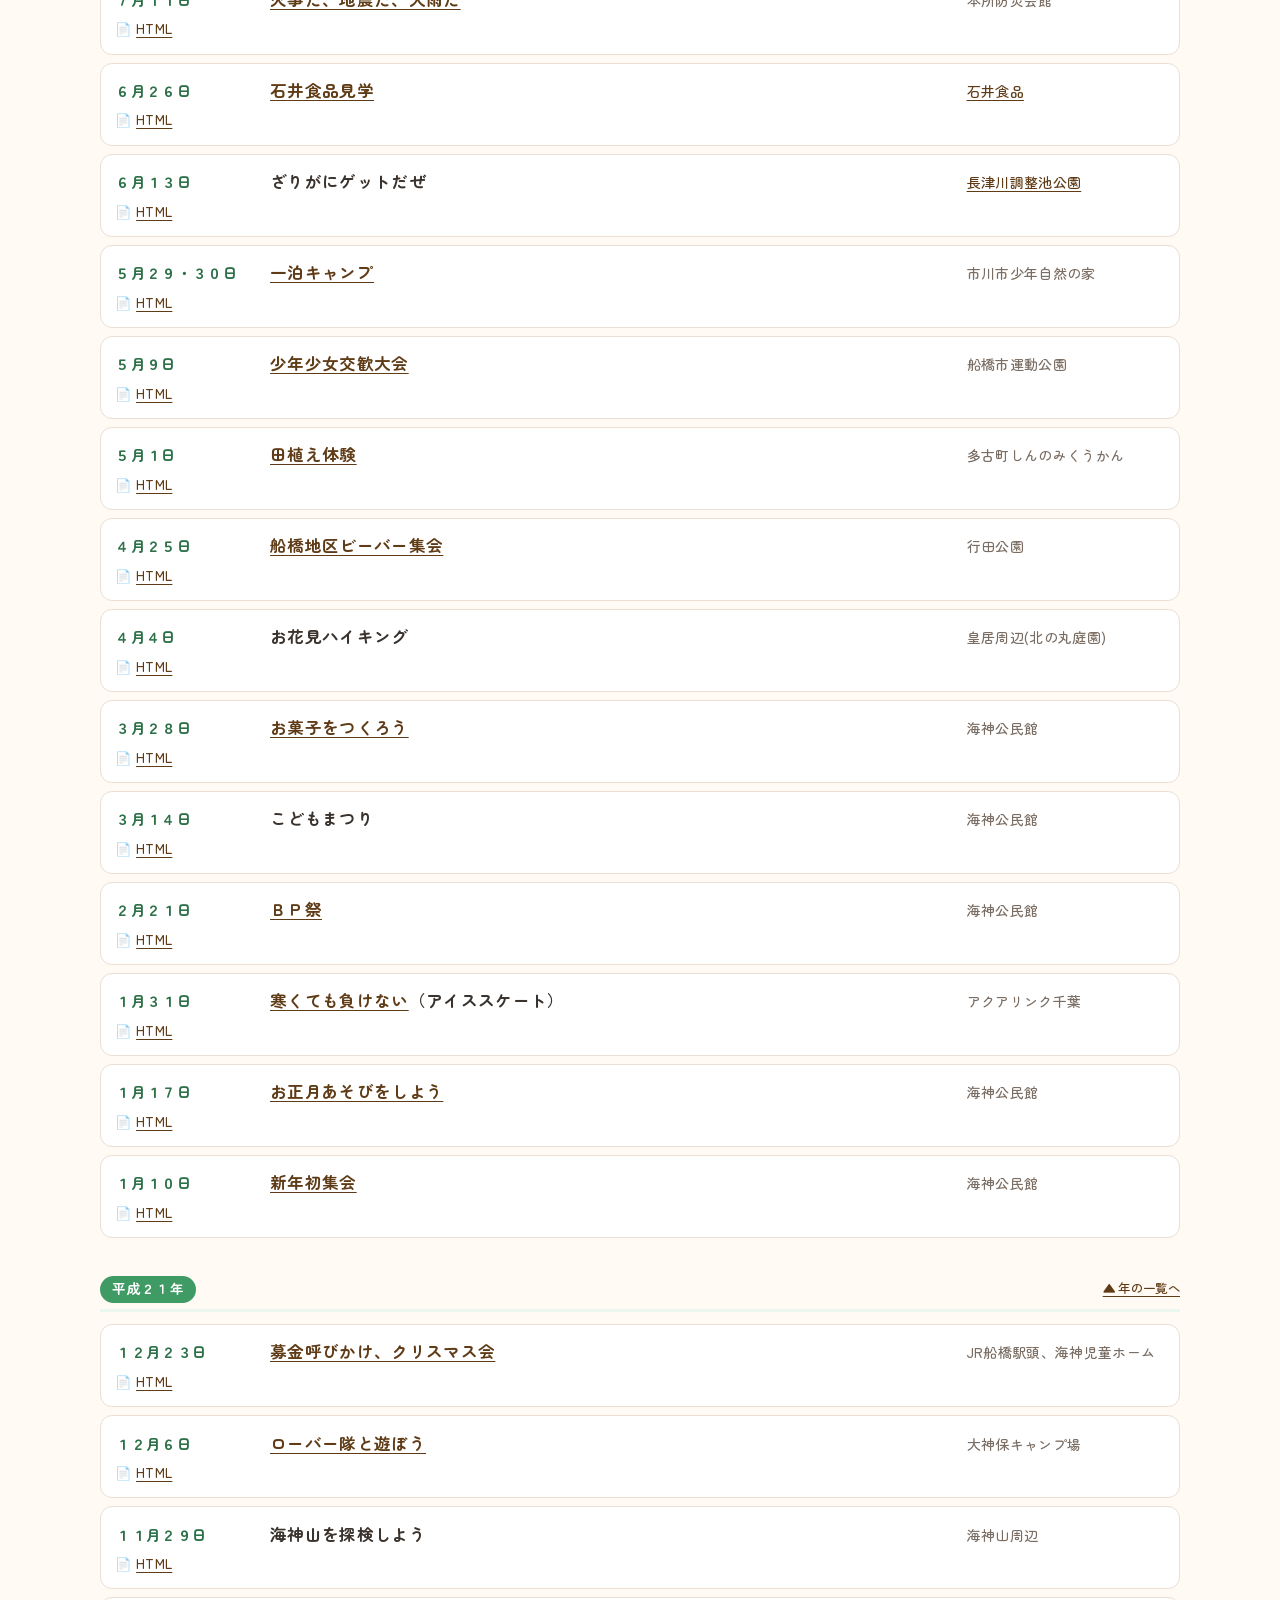
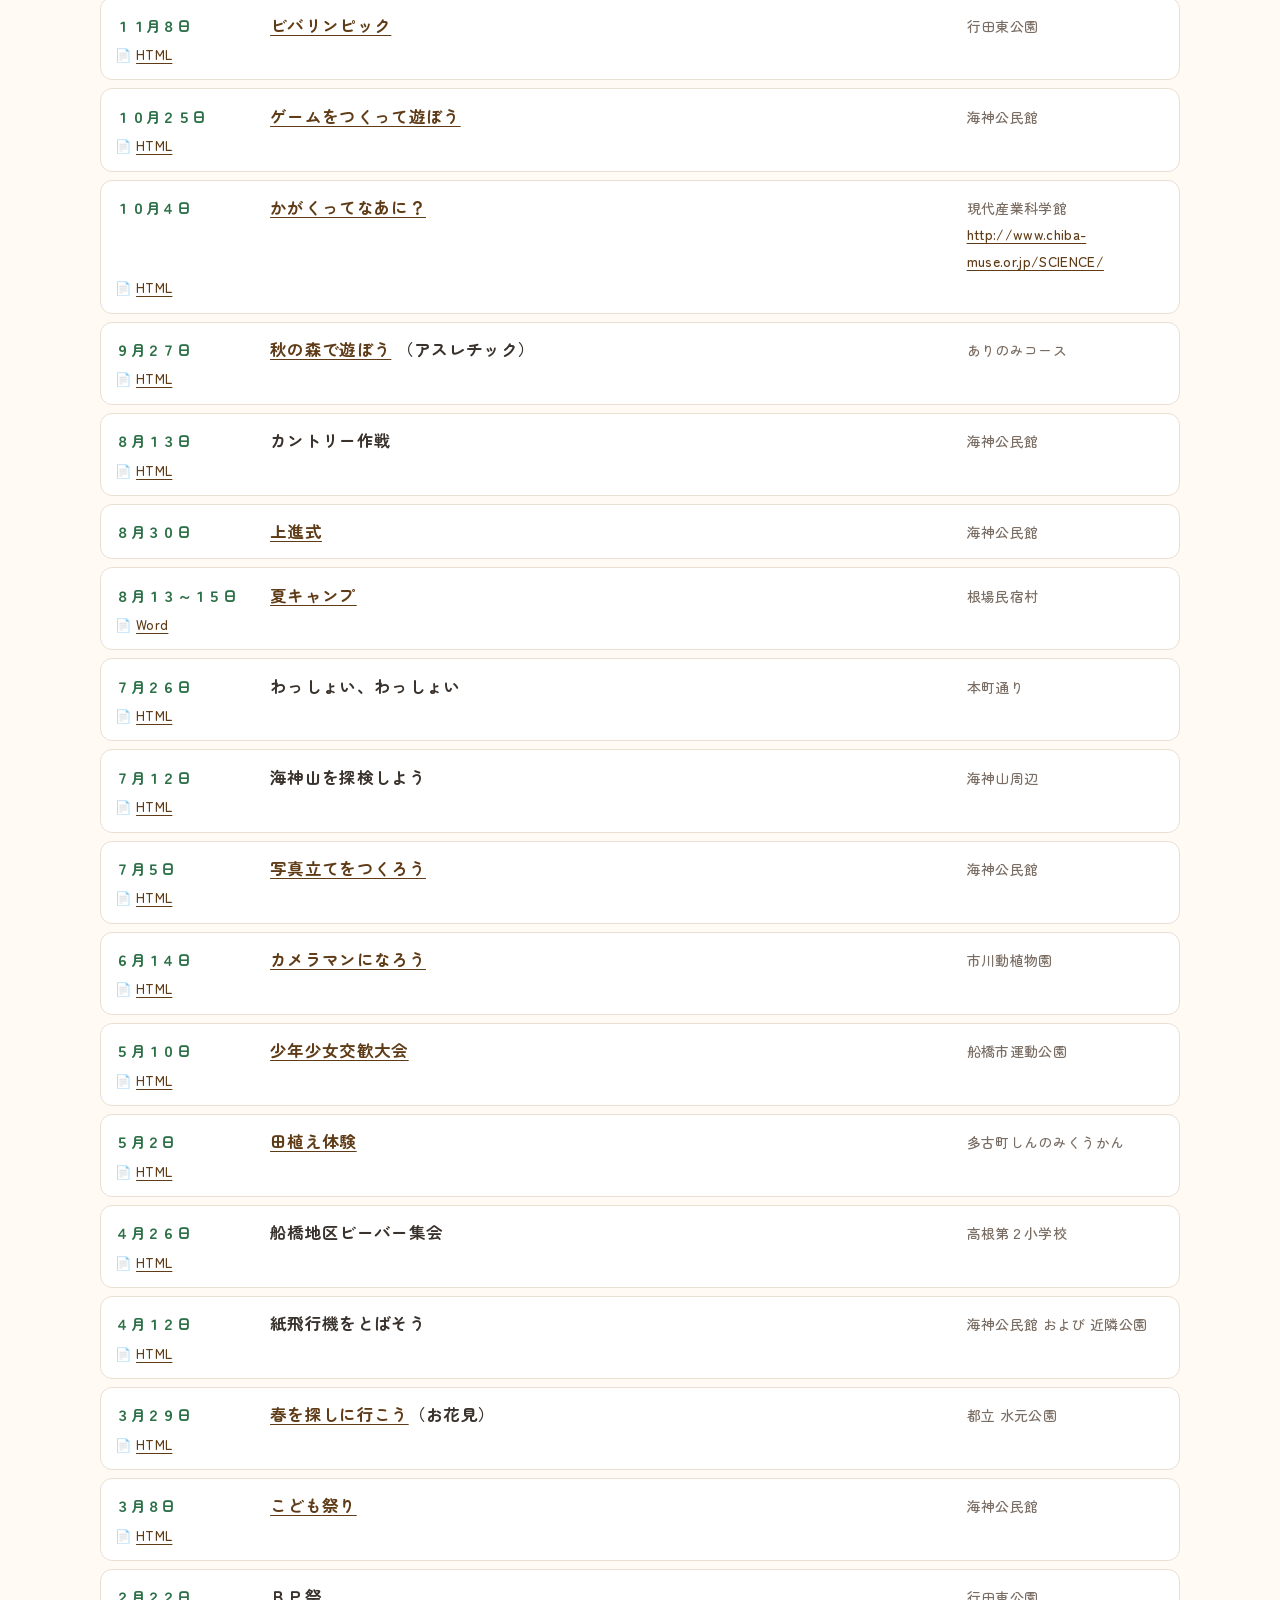
<file: event/event.htm>
<!DOCTYPE html>
<html lang="ja">
<head>
<meta charset="UTF-8">
<meta name="viewport" content="width=device-width, initial-scale=1">
<title>活動記録インデックス｜ボーイスカウト船橋３団ビーバー隊</title>
<meta name="description" content="ボーイスカウト船橋３団ビーバー隊のこれまでの活動記録。1998年度から2021年まで、キャンプ・ハイキング・工作・ボランティアなどの記録と実施計画書を年ごとにまとめています。">
<meta name="theme-color" content="#f0f7f1">
<link rel="preconnect" href="https://fonts.googleapis.com">
<link rel="preconnect" href="https://fonts.gstatic.com" crossorigin>
<link href="https://fonts.googleapis.com/css2?family=Zen+Maru+Gothic:wght@500;700;900&display=swap" rel="stylesheet">
<link rel="stylesheet" href="../bv-style.css">
<meta name="robots" content="noindex, nofollow">
</head>
<body>

<a class="skip" href="#main">本文へスキップ</a>

<header class="site-header">
  <div class="wrap header-inner">
    <p class="logo">
      <a href="../index.htm">
        <span class="logo-mark" role="img" aria-label="ビーバースカウトの男の子のイラスト"></span>
        <span class="lockup">
          <span class="l-sub">ボーイスカウト船橋３団</span>
          <span class="l-since">Since 1986</span>
          <span class="l-main">ビーバー隊</span>
          <span class="l-en">Boy Scout Funabashi 3 Beaver Team</span>
        </span>
      </a>
    </p>
    <p class="header-tag">
      ボーイスカウト日本連盟 千葉県連盟 船橋第３団<br>
      千葉県船橋市の海神・行田・葛飾地区で活動しています
    </p>
    <p class="header-cta">
      <a class="btn btn-sm" href="https://www.edit.ne.jp/~kenchan/bsf3/cgi/ankart/ankart_form.htm">見学・入隊のご相談</a>
    </p>
  </div>
</header>

<nav class="main" aria-label="メインメニュー">
  <div class="wrap">
    <ul>
      <li><a href="../index.htm">トップ</a></li>
      <li><a href="../index.htm#next">次回の集会</a></li>
      <li><a href="../infomation/bs_info.htm">ボーイスカウトとは</a></li>
      <li><a href="../infomation/info_3dan.htm">船橋３団紹介</a></li>
      <li><a href="../infomation/recruit.htm">隊員募集</a></li>
      <li><a href="event.htm" aria-current="page">活動記録</a></li>
    </ul>
  </div>
</nav>

<div class="page-head">
  <div class="wrap">
    <p class="crumb"><a href="../index.htm">トップ</a><span>›</span>活動記録インデックス</p>
    <h1><span aria-hidden="true">📷</span>活動記録インデックス</h1>
    <p>
      隊員たちの元気な様子が見られます。活動名にリンクがあるものは、写真つきの活動報告ページへ移動します。<br>
      <span class="crumb">最終更新日　21/05/10</span>
    </p>
    <p style="margin-top:.8rem">
      <a class="btn btn-line btn-sm" href="https://www.edit.ne.jp/~kenchan/bsf3/bv/bbs/bbs.htm" target="_blank" rel="noopener">
        ビーバー隊 掲示板
      </a>
    </p>
    <p class="crumb" style="margin-top:.6rem">
      2018年４月～201年３月 年間活動計画書 は・・・
      <a href="https://www.edit.ne.jp/~kenchan/bsf3/bv/event/2018/2018plan.xls" target="_blank" rel="noopener">こちら</a>（Excel）
    </p>
  </div>
</div>

<main id="main">

<section class="band">
  <div class="wrap">
    <div class="card" style="margin-bottom:1.6rem">
      <h2 class="card-title"><span class="ico" aria-hidden="true">🔎</span>年から探す</h2>
      <ul class="year-nav">
        <li><a href="#y20213">2021年(令和 3年)</a></li>
        <li><a href="#y2020">2020年</a></li>
        <li><a href="#y2019311">2019年(平成31年～令和1年)</a></li>
        <li><a href="#y2018">平成３０年（2018年）</a></li>
        <li><a href="#y2017">平成２９年（2017年）</a></li>
        <li><a href="#y2016">平成２８年(2016年)</a></li>
        <li><a href="#y">平成２７年</a></li>
        <li><a href="#y_">平成２６年</a></li>
        <li><a href="#y__">平成２５年</a></li>
        <li><a href="#y4">平成２4年</a></li>
        <li><a href="#y3">平成２3年</a></li>
        <li><a href="#y2">平成２2年</a></li>
        <li><a href="#y___">平成２１年</a></li>
        <li><a href="#y2007199208">2007年度（平成19年9月から平成20年8月）</a></li>
        <li><a href="#y2006189198">2006年度（平成18年9月から平成19年8月）</a></li>
        <li><a href="#y2005179188">2005年度（平成17年9月から平成18年8月）</a></li>
        <li><a href="#y2004169178">2004年度（平成16年9月から平成17年8月）</a></li>
        <li><a href="#y2003159168">2003年度（平成15年9月～平成16年8月）</a></li>
        <li><a href="#y2002149158">2002年度（平成14年9月～平成15年8月）</a></li>
        <li><a href="#y2001139148">2001年 度（平成13年9月～平成14年8月）</a></li>
        <li><a href="#y2000129138">2000年 度（平成12年9月～平成13年8月）</a></li>
        <li><a href="#y1999119128">1999年 度（平成11年9月～平成12年8月）</a></li>
        <li><a href="#y1998109118">1998年 度（平成10年9月～平成11年8月）</a></li>
      </ul>
    </div>

    <div class="year-block" id="y20213">
      <h2><span class="badge-y">2021年(令和 3年)</span><span class="to-top"><a href="#main">▲ 年の一覧へ</a></span></h2>
      <ul class="act-list">
        <li>
          <span class="act-date">5月16日（日)</span>
          <span class="act-name">上進式</span>
          <span class="act-place">ふなばし三番瀬海浜公園</span>
        </li>
        <li>
          <span class="act-date">4月25日（日）</span>
          <span class="act-name">21世紀の森と広場でザリガニを釣ろう！ （雨天順延）</span>
          <span class="act-place">21世紀の森と広場</span>
        </li>
        <li>
          <span class="act-date">4月11日（日）</span>
          <span class="act-name">ビニール袋で凧を作ろう！</span>
          <span class="act-place">海神公民館</span>
        </li>
      </ul>
    </div>
    <div class="year-block" id="y2020">
      <h2><span class="badge-y">2020年</span><span class="to-top"><a href="#main">▲ 年の一覧へ</a></span></h2>
      <ul class="act-list">
        <li>
          <span class="act-date">12月13日(日)</span>
          <span class="act-name">船橋地区ビーバー集会の制作物作成</span>
          <span class="act-place">海神公民館</span>
        </li>
        <li>
          <span class="act-date">11月15日(日)</span>
          <span class="act-name">冒険と野帳。サバイバルウォーク</span>
          <span class="act-place">船橋県民の森</span>
        </li>
        <li>
          <span class="act-date">7月26日(日)</span>
          <span class="act-name">バーベキューと大決戦</span>
          <span class="act-place">大神保第２キャンプ場</span>
        </li>
        <li>
          <span class="act-date"><span class="tag-new">NEW</span> 6月21日</span>
          <span class="act-name"><a href="https://www.edit.ne.jp/~kenchan/bsf3/bv/event/2020/0621walkrally/0621walkrally.htm" target="_blank" rel="noopener">宝探しウォークラリー</a></span>
          <span class="act-place">青葉の森公園</span>
          <span class="act-doc">📄 <a href="https://www.edit.ne.jp/~kenchan/bsf3/bv/event/2020/0621walkrally/plan.xlsx" target="_blank" rel="noopener"> Excel</a></span>
        </li>
        <li>
          <span class="act-date">6月7日</span>
          <span class="act-name"><a href="https://www.edit.ne.jp/~kenchan/bsf3/bv/event/2020/0607mt_takao/0607mt_takao.htm" target="_blank" rel="noopener">高尾山ハイキング</a>（りす隊）</span>
          <span class="act-place">高尾山</span>
          <span class="act-doc">📄 <a href="https://www.edit.ne.jp/~kenchan/bsf3/bv/event/2020/0607mt_takao/plan.xlsx" target="_blank" rel="noopener"> Excel</a></span>
        </li>
        <li>
          <span class="act-date">1月5日</span>
          <span class="act-name"><a href="https://www.edit.ne.jp/~kenchan/bsf3/bv/event/2020/0105hatushukai/0105hatushukai.htm" target="_blank" rel="noopener"> 新年初集会</a></span>
          <span class="act-place">龍神社・海神公民館</span>
        </li>
      </ul>
    </div>
    <div class="year-block" id="y2019311">
      <h2><span class="badge-y">2019年(平成31年～令和1年)</span><span class="to-top"><a href="#main">▲ 年の一覧へ</a></span></h2>
      <ul class="act-list">
        <li>
          <span class="act-date">１２月２２日</span>
          <span class="act-name"><a href="http://www.edit.ne.jp/~kenchan/bsf3/bsf3/event/2019/1222x_mas/1222x_mas.htm" target="_blank" rel="noopener"> クリスマス集会</a></span>
          <span class="act-place">海神公民館</span>
        </li>
        <li>
          <span class="act-date">６月２日</span>
          <span class="act-name"><a href="https://www.edit.ne.jp/~kenchan/bsf3/bv/event/2019/0602worp_st/0602worp_st.htm" target="_blank" rel="noopener">江戸時代にワープ</a></span>
          <span class="act-place"><a href="https://www.warpstationedo.com/" target="_blank" rel="noopener">ワープステーション江戸</a></span>
        </li>
        <li>
          <span class="act-date">５月 １２日</span>
          <span class="act-name"><a href="https://www.edit.ne.jp/~kenchan/bsf3/bv/event/2019/0512koukan/0512koukan.htm" target="_blank" rel="noopener">少年少女交歓大会</a></span>
          <span class="act-place">船橋市運動公園</span>
        </li>
        <li>
          <span class="act-date">５月 ６日</span>
          <span class="act-name"><a href="https://www.edit.ne.jp/~kenchan/bsf3/bv/event/2019/0506taue/0506taue.htm" target="_blank" rel="noopener">田植え体験</a></span>
          <span class="act-place">道の駅 「くりもと」</span>
        </li>
        <li>
          <span class="act-date">４月 ２１日</span>
          <span class="act-name"><a href="https://www.edit.ne.jp/~kenchan/bsf3/bv/event/2019/0421urayasu/0421urayasu.htm" target="_blank" rel="noopener">昭和の浦安を探検</a></span>
          <span class="act-place"><a href="https://www.timesclub.jp/sp/tanomachi_ex/chiba/urayasu/002.html" target="_blank" rel="noopener"> 浦安市郷土博物館</a></span>
        </li>
        <li>
          <span class="act-date">４月 ７日</span>
          <span class="act-name"><a href="https://www.edit.ne.jp/~kenchan/bsf3/bv/event/2019/0407joshin/0407joshin.htm" target="_blank" rel="noopener">上進式</a></span>
          <span class="act-place">行田公園（東）</span>
        </li>
        <li>
          <span class="act-date">３月１６～１７日</span>
          <span class="act-name"><a href="https://www.edit.ne.jp/~kenchan/bsf3/bv/event/2019/0316-17camp/0316-17camp-1.htm" target="_blank" rel="noopener">春のキャンプ</a></span>
          <span class="act-place">千葉市少年自然の家</span>
          <span class="act-doc">📄 <a href="https://www.edit.ne.jp/~kenchan/bsf3/bv/event/2019/0316-17camp/plan.xls" target="_blank" rel="noopener"> Excel</a></span>
        </li>
        <li>
          <span class="act-date">３月３日</span>
          <span class="act-name">募集説明会（ギョーザ作り）</span>
          <span class="act-place">海神公民館</span>
        </li>
        <li>
          <span class="act-date">２月２４日</span>
          <span class="act-name"><a href="https://www.edit.ne.jp/~kenchan/bsf3/bv/event/2019/0224bp/0224bp.htm" target="_blank" rel="noopener">BP祭</a></span>
          <span class="act-place">大神保キャンプ場(1)</span>
        </li>
        <li>
          <span class="act-date">２月１７日</span>
          <span class="act-name"><a href="https://www.edit.ne.jp/~kenchan/bsf3/bv/event/2019/0217takao/0217takao.htm" target="_blank" rel="noopener">高尾山登山</a></span>
          <span class="act-place">高尾山</span>
        </li>
        <li>
          <span class="act-date">２月１０日</span>
          <span class="act-name"><a href="https://www.edit.ne.jp/~kenchan/bsf3/bv/event/2019/0210chiba/0210chiba.htm" target="_blank" rel="noopener"> 千葉ポートタワー、千葉港クルーズ</a></span>
          <span class="act-place">千葉港</span>
        </li>
        <li>
          <span class="act-date">１月２７日</span>
          <span class="act-name"><a href="https://www.edit.ne.jp/~kenchan/bsf3/bv/event/2019/0127skate/0127skat.htm" target="_blank" rel="noopener">アイススケート</a></span>
          <span class="act-place">アクアリンク千葉</span>
        </li>
        <li>
          <span class="act-date">1月6日</span>
          <span class="act-name"><a href="https://www.edit.ne.jp/~kenchan/bsf3/bv/event/2019/0106hatushukai/0106hatushukai.htm" target="_blank" rel="noopener"> 新年初集会</a></span>
          <span class="act-place">龍神社・海神公民館</span>
        </li>
      </ul>
    </div>
    <div class="year-block" id="y2018">
      <h2><span class="badge-y">平成３０年（2018年）</span><span class="to-top"><a href="#main">▲ 年の一覧へ</a></span></h2>
      <ul class="act-list">
        <li>
          <span class="act-date">12月9日</span>
          <span class="act-name"><a href="https://www.edit.ne.jp/~kenchan/bsf3/bv/event/2018/1209xmas_wreath/1209xmas_wreath.htm" target="_blank" rel="noopener">クリスマスリース作り</a></span>
          <span class="act-place">海神公民館</span>
        </li>
        <li>
          <span class="act-date">11月25日</span>
          <span class="act-name"><a href="https://www.edit.ne.jp/~kenchan/bsf3/bv/event/2018/1125bbq/1125bbq.htm" target="_blank" rel="noopener">関所ハイクとバーベＱ</a></span>
          <span class="act-place">大神保キャンプ場(2)</span>
        </li>
        <li>
          <span class="act-date">11月10～11日</span>
          <span class="act-name"><a href="https://www.edit.ne.jp/~kenchan/bsf3/bv/event/2018/1110canou/1110canou-1.htm" target="_blank" rel="noopener">カヌーキャンプ</a></span>
          <span class="act-place">県立水郷小見川少年自然の家</span>
          <span class="act-doc">📄 <a href="https://www.edit.ne.jp/~kenchan/bsf3/bv/event/2018/1110canou/plan.xls" target="_blank" rel="noopener"> Excel</a></span>
        </li>
        <li>
          <span class="act-date">10月21日</span>
          <span class="act-name"><a href="https://www.edit.ne.jp/~kenchan/bsf3/bv/event/2018/1021bvs/1021bvs.htm" target="_blank" rel="noopener">船橋地区ビーバー集会</a></span>
          <span class="act-place">大神保キャンプ場</span>
        </li>
        <li>
          <span class="act-date">10月14日</span>
          <span class="act-name"><a href="https://www.edit.ne.jp/~kenchan/bsf3/bv/event/2018/1014tokyo/1014tokyo.htm" target="_blank" rel="noopener">東京大探検</a></span>
          <span class="act-place">京成船橋駅⇒浅草寺＝水上バス⇒浜離宮⇒ 築地本願寺⇒有楽町</span>
        </li>
        <li>
          <span class="act-date">9月30日</span>
          <span class="act-name"><a href="https://www.edit.ne.jp/~kenchan/bsf3/bv/event/2018/0930bosetu/0930bosetu.htm" target="_blank" rel="noopener">募集説明会・餃子つくり</a></span>
          <span class="act-place">海神公民館</span>
        </li>
        <li>
          <span class="act-date">9月16日</span>
          <span class="act-name"><a href="https://www.edit.ne.jp/~kenchan/bsf3/bv/event/2018/0916houshouen/0916houshouen.htm" target="_blank" rel="noopener">敬老の日</a></span>
          <span class="act-place">朋松苑</span>
        </li>
        <li>
          <span class="act-date">9月1日</span>
          <span class="act-name"><a href="https://www.edit.ne.jp/~kenchan/bsf3/bv/event/2018/0901day_camp/0901day_camp.htm" target="_blank" rel="noopener">デイキャンプ</a></span>
          <span class="act-place">大神保キャンプ場(1)</span>
        </li>
        <li>
          <span class="act-date">8月4日</span>
          <span class="act-name"><a href="https://www.edit.ne.jp/~kenchan/bsf3/bv/event/2018/0804hotaru/0804hotaru.htm" target="_blank" rel="noopener">ホタル観賞会</a></span>
          <span class="act-place">市川市動植物園</span>
        </li>
        <li>
          <span class="act-date">7月29日</span>
          <span class="act-name"><a href="https://www.edit.ne.jp/~kenchan/bsf3/bv/event/2018/0729maturi/0729maturi.htm" target="_blank" rel="noopener">ふなばしし市民祭り参加</a></span>
          <span class="act-place">駅前通り</span>
        </li>
        <li>
          <span class="act-date">7月14～16日</span>
          <span class="act-name"><a href="https://www.edit.ne.jp/~kenchan/bsf3/bv/event/2018/0714camp/0714camp.htm" target="_blank" rel="noopener">夏キャンプ</a></span>
          <span class="act-place">君津亀山少年自然の家</span>
          <span class="act-doc">📄 <a href="https://www.edit.ne.jp/~kenchan/bsf3/bv/event/2018/0714camp/plan.xls" target="_blank" rel="noopener"> Excel</a></span>
        </li>
        <li>
          <span class="act-date">7月1日</span>
          <span class="act-name"><a href="https://www.edit.ne.jp/~kenchan/bsf3/bv/event/2018/0701present/0701present.htm" target="_blank" rel="noopener">プレゼントつくり、ダンス教室</a></span>
          <span class="act-place">海神公民館</span>
        </li>
        <li>
          <span class="act-date">6月17日</span>
          <span class="act-name"><a href="https://www.edit.ne.jp/~kenchan/bsf3/bv/event/2018/0617urayasu/0617urayasu.htm" target="_blank" rel="noopener">昭和へタイムスリップ</a></span>
          <span class="act-place">浦安市郷土博物館</span>
        </li>
        <li>
          <span class="act-date">6月3日</span>
          <span class="act-name"><a href="https://www.edit.ne.jp/~kenchan/bsf3/bv/event/2018/0603danboal/0603danboal.htm" target="_blank" rel="noopener"> 段ボール基地作り</a></span>
          <span class="act-place">大神保キャンプ場</span>
        </li>
        <li>
          <span class="act-date">5月13日</span>
          <span class="act-name"><a href="https://www.edit.ne.jp/~kenchan/bsf3/bv/event/2018/0513koukan/0513koukan.htm" target="_blank" rel="noopener">船橋市少年少女交歓大会</a></span>
          <span class="act-place">運動公園</span>
        </li>
        <li>
          <span class="act-date">5月6日</span>
          <span class="act-name"><a href="https://www.edit.ne.jp/~kenchan/bsf3/bv/event/2018/0506taue/0506taue.htm" target="_blank" rel="noopener">田植え体験</a></span>
          <span class="act-place">道の駅 くりもと</span>
        </li>
        <li>
          <span class="act-date">4月22日</span>
          <span class="act-name"><a href="https://www.edit.ne.jp/~kenchan/bsf3/bv/event/2018/0422hike/0422hike.htm" target="_blank" rel="noopener">ハイキング,入隊式</a></span>
          <span class="act-place">柴又帝釈天～矢切りの渡し～里見公園</span>
        </li>
        <li>
          <span class="act-date">3月24～25日</span>
          <span class="act-name"><a href="https://www.edit.ne.jp/~kenchan/bsf3/bv/event/2018/0324camp/0324camp.htm" target="_blank" rel="noopener">春のキャンプ</a></span>
          <span class="act-place">千葉市少年自然の家</span>
          <span class="act-doc">📄 <a href="https://www.edit.ne.jp/~kenchan/bsf3/bv/event/2018/0324camp/plan.xls" target="_blank" rel="noopener"> Excel</a></span>
        </li>
      </ul>
    </div>
    <div class="year-block" id="y2017">
      <h2><span class="badge-y">平成２９年（2017年）</span><span class="to-top"><a href="#main">▲ 年の一覧へ</a></span></h2>
      <ul class="act-list">
        <li>
          <span class="act-date">6月17日(土)</span>
          <span class="act-name">石井食品で食育を学ぼう&amp;ランチタイム</span>
          <span class="act-place">石井食品</span>
        </li>
        <li>
          <span class="act-date">6月4日(日)</span>
          <span class="act-name">段ボール基地作りとクッキー作り</span>
          <span class="act-place">大神保キャンプ場</span>
        </li>
        <li>
          <span class="act-date">5月14日(日)</span>
          <span class="act-name">船橋市少年少女交換大会</span>
          <span class="act-place">船橋市運動公園</span>
        </li>
        <li>
          <span class="act-date">5月7日(日)</span>
          <span class="act-name">田植体験</span>
          <span class="act-place"></span>
        </li>
        <li>
          <span class="act-date">4月23日</span>
          <span class="act-name">江戸川ハイキングと矢切の渡し</span>
          <span class="act-place">里見公園、矢切の渡し</span>
        </li>
        <li>
          <span class="act-date">4月8日</span>
          <span class="act-name">鎌倉・座禅体験</span>
          <span class="act-place">報国寺</span>
        </li>
        <li>
          <span class="act-date">4月2日</span>
          <span class="act-name">合同上進式</span>
          <span class="act-place">行田公園</span>
        </li>
        <li>
          <span class="act-date">3月18～20日</span>
          <span class="act-name">春のキャンプ</span>
          <span class="act-place">千葉市少年自然の家</span>
          <span class="act-doc">📄 案内文書 <a href="https://www.edit.ne.jp/~kenchan/bsf3/bv/event/2017/0318-20camp/annai.pdf" target="_blank" rel="noopener"> PDF</a> 計画書 <a href="https://www.edit.ne.jp/~kenchan/bsf3/bv/event/2017/0318-20camp/plan.xls" target="_blank" rel="noopener"> Excel</a></span>
        </li>
        <li>
          <span class="act-date">2月26日（日）</span>
          <span class="act-name">BP祭</span>
          <span class="act-place">大神保キャンプ場</span>
        </li>
        <li>
          <span class="act-date">2月19日（日）</span>
          <span class="act-name">鋸山登山（リス隊・小学２年）</span>
          <span class="act-place">鋸山</span>
          <span class="act-doc">📄 <a href="https://www.edit.ne.jp/~kenchan/bsf3/bv/event/2017/0219nokogiri/plan.xls" target="_blank" rel="noopener"> Excel</a></span>
        </li>
      </ul>
    </div>
    <div class="year-block" id="y2016">
      <h2><span class="badge-y">平成２８年(2016年)</span><span class="to-top"><a href="#main">▲ 年の一覧へ</a></span></h2>
      <ul class="act-list">
        <li>
          <span class="act-date">12月4日</span>
          <span class="act-name"><a href="https://www.edit.ne.jp/~kenchan/bsf3/bv/event/2016/1204_sl/0925_takarabako.html" target="_blank" rel="noopener">SLに乗ろう</a></span>
          <span class="act-place">真岡鉄道</span>
        </li>
        <li>
          <span class="act-date">11月20日</span>
          <span class="act-name"><a href="https://www.edit.ne.jp/~kenchan/bsf3/bv/event/2016/1120_sarushima/1120_sarushima.html" target="_blank" rel="noopener">逃走中</a></span>
          <span class="act-place">東京湾 猿島</span>
          <span class="act-doc">📄 <a href="https://www.edit.ne.jp/~kenchan/bsf3/bv/event/2016/1120_sarushima/plan.pdf" target="_blank" rel="noopener"> PDF</a></span>
        </li>
        <li>
          <span class="act-date">11月5～6日</span>
          <span class="act-name"><a href="https://www.edit.ne.jp/~kenchan/bsf3/bv/event/2016/1105_canoecamp/1105_canoecamp.html" target="_blank" rel="noopener">カヌーキャンプ</a></span>
          <span class="act-place">小見川少年自然の家</span>
          <span class="act-doc">📄 <a href="https://www.edit.ne.jp/~kenchan/bsf3/bv/event/2016/1105_canoecamp/plan.xls" target="_blank" rel="noopener"> Excel</a></span>
        </li>
        <li>
          <span class="act-date">10月23日</span>
          <span class="act-name"><a href="https://www.edit.ne.jp/~kenchan/bsf3/bv/event/2016/1023_beaver_rally/1023_beaver_rally.html" target="_blank" rel="noopener">ビーバーラリー</a></span>
          <span class="act-place">大神保キャンプ場</span>
        </li>
        <li>
          <span class="act-date">10月2日</span>
          <span class="act-name"><a href="https://www.edit.ne.jp/~kenchan/bsf3/bv/event/2016/1002_takaosan/1002_takaosan.html" target="_blank" rel="noopener">高尾山登山</a></span>
          <span class="act-place">高尾山</span>
        </li>
        <li>
          <span class="act-date">9月25日</span>
          <span class="act-name"><a href="https://www.edit.ne.jp/~kenchan/bsf3/bv/event/2016/0925_takarabako/0925_takarabako.html" target="_blank" rel="noopener">宝箱作り</a></span>
          <span class="act-place">海神公民館</span>
        </li>
        <li>
          <span class="act-date">7月24日</span>
          <span class="act-name"><a href="https://www.edit.ne.jp/~kenchan/bsf3/bv/event/2016/0724_matsuri/0724_matsuri.html" target="_blank" rel="noopener">夏祭り</a></span>
          <span class="act-place">本町通り</span>
        </li>
        <li>
          <span class="act-date">7月16～17日</span>
          <span class="act-name"><a href="https://www.edit.ne.jp/~kenchan/bsf3/bv/event/2016/0716_summercamp/0716_summercamp.html" target="_blank" rel="noopener">夏のキャンプ</a></span>
          <span class="act-place">亀山少年自然の家</span>
          <span class="act-doc">📄 <a href="https://www.edit.ne.jp/~kenchan/bsf3/bv/event/2016/0716_summercamp/plan.xls" target="_blank" rel="noopener">Excel</a></span>
        </li>
        <li>
          <span class="act-date">7月3日</span>
          <span class="act-name"><a href="https://www.edit.ne.jp/~kenchan/bsf3/bv/event/2016/0703_present/0703_present.html" target="_blank" rel="noopener">敬老の日プレゼント作り</a></span>
          <span class="act-place">児童ホーム</span>
        </li>
        <li>
          <span class="act-date">6月19日</span>
          <span class="act-name"><a href="https://www.edit.ne.jp/~kenchan/bsf3/bv/event/2016/0619_bousai/0619_bousai_2.html" target="_blank" rel="noopener">防災体験</a></span>
          <span class="act-place">千葉県西部防災センター</span>
        </li>
        <li>
          <span class="act-date">6月5日</span>
          <span class="act-name"><a href="https://www.edit.ne.jp/~kenchan/bsf3/bv/event/2016/0605_gendaisangyo/0605_gendaisangyo.html" target="_blank" rel="noopener">科学体験</a></span>
          <span class="act-place">現代産業科学館</span>
        </li>
        <li>
          <span class="act-date">5月17日</span>
          <span class="act-name"><a href="https://www.edit.ne.jp/~kenchan/bsf3/bv/event/2016/0517_kagaku/0517_kagaku.html" target="_blank" rel="noopener">科学技術館見学・体験</a></span>
          <span class="act-place"><a href="http://www.jsf.or.jp/" target="_blank" rel="noopener">科学技術館</a></span>
        </li>
        <li>
          <span class="act-date">5月7日</span>
          <span class="act-name"><a href="https://www.edit.ne.jp/~kenchan/bsf3/bv/event/2016/0507_taue/0507_taue.html" target="_blank" rel="noopener">田植え体験</a></span>
          <span class="act-place">多古町</span>
        </li>
        <li>
          <span class="act-date">4月3日</span>
          <span class="act-name"><a href="https://www.edit.ne.jp/~kenchan/bsf3/bv/event/2016/0403_zyoshin/0403_zyoshin.html" target="_blank" rel="noopener">上進式</a></span>
          <span class="act-place">行田公園（東）</span>
        </li>
        <li>
          <span class="act-date">4月3日</span>
          <span class="act-name"><a href="https://www.edit.ne.jp/~kenchan/bsf3/bv/event/2016/0403_photomap/0403_photomap.html" target="_blank" rel="noopener">フォトマップハイキング</a></span>
          <span class="act-place">近隣公園～飛ノ台遺跡</span>
          <span class="act-doc">📄 <a href="https://www.edit.ne.jp/~kenchan/bsf3/bv/event/2016/0403photo_hike/photo_map.xls" target="_blank" rel="noopener">Excel</a></span>
        </li>
        <li>
          <span class="act-date">3月19～20日</span>
          <span class="act-name"><a href="https://www.edit.ne.jp/~kenchan/bsf3/bv/event/2016/0319_harucamp/0319_harucamp.html" target="_blank" rel="noopener">春のキャンプ</a></span>
          <span class="act-place"><a href="http://www.shirahama.rcctv.jp/" target="_blank" rel="noopener">茨城県立 白浜少年自然の家</a></span>
          <span class="act-doc">📄 <a href="https://www.edit.ne.jp/~kenchan/bsf3/bv/event/2016/0319camp/plan.xls" target="_blank" rel="noopener"> Excel</a></span>
        </li>
        <li>
          <span class="act-date">3月13日</span>
          <span class="act-name"><a href="https://www.edit.ne.jp/~kenchan/bsf3/bv/event/2016/0313_kmaturi/0313_kmaturi.html" target="_blank" rel="noopener"> 海神公民館子供まつり</a></span>
          <span class="act-place">海神公民館</span>
        </li>
        <li>
          <span class="act-date">2月21日</span>
          <span class="act-name"><a href="https://www.edit.ne.jp/~kenchan/bsf3/bv/event/2016/0221_bp/0221_bp.html" target="_blank" rel="noopener">ＢＰ祭</a></span>
          <span class="act-place">大神保キャンプ場</span>
        </li>
        <li>
          <span class="act-date">2月5～7日</span>
          <span class="act-name"><a href="https://www.edit.ne.jp/~kenchan/bsf3/bv/event/2016/0206_skycamp/0206_skycamp.html" target="_blank" rel="noopener"> スキーキャンプ</a></span>
          <span class="act-place">嬬恋高原</span>
        </li>
        <li>
          <span class="act-date">1月24日</span>
          <span class="act-name"><a href="https://www.edit.ne.jp/~kenchan/bsf3/bv/event/2016/0124skate/0124skatei.html" target="_blank" rel="noopener">アイススケート</a></span>
          <span class="act-place">アクアリンク千葉</span>
        </li>
        <li>
          <span class="act-date">1月10日</span>
          <span class="act-name"><a href="https://www.edit.ne.jp/~kenchan/bsf3/bv/event/2016/0110hatushukai/0110hatushukai.html" target="_blank" rel="noopener"> 新年初集会</a></span>
          <span class="act-place">龍神社、海神公民館</span>
        </li>
      </ul>
    </div>
    <div class="year-block" id="y">
      <h2><span class="badge-y">平成２７年</span><span class="to-top"><a href="#main">▲ 年の一覧へ</a></span></h2>
      <ul class="act-list">
        <li>
          <span class="act-date">12月20日</span>
          <span class="act-name"><a href="https://www.edit.ne.jp/~kenchan/bsf3/bv/event/2015/1220saimatu&christmas/1220saimatu.html" target="_blank" rel="noopener">歳末募金・クリスマス会</a></span>
          <span class="act-place">JR船橋、西船駅頭、海神公民館</span>
        </li>
        <li>
          <span class="act-date">12月6日</span>
          <span class="act-name"><a href="https://www.edit.ne.jp/~kenchan/bsf3/bv/event/2015/1206teganoka/1206teganoka.html" target="_blank" rel="noopener"> アスレチックに挑戦</a></span>
          <span class="act-place">手賀の丘公園</span>
        </li>
        <li>
          <span class="act-date">11月29日</span>
          <span class="act-name"><a href="https://www.edit.ne.jp/~kenchan/bsf3/bv/event/2015/1129risu/1129risu.html" target="_blank" rel="noopener">クリスマスリース作り</a></span>
          <span class="act-place">海神児童ホーム</span>
        </li>
        <li>
          <span class="act-date">11月15日</span>
          <span class="act-name"><a href="https://www.edit.ne.jp/~kenchan/bsf3/bv/event/2015/1115kagaku/1115kagaku.html" target="_blank" rel="noopener">科学技術館見学</a></span>
          <span class="act-place">科学技術館</span>
        </li>
        <li>
          <span class="act-date">11月1日</span>
          <span class="act-name"><a href="https://www.edit.ne.jp/~kenchan/bsf3/bv/event/2015/1101udon/1101udon.html" target="_blank" rel="noopener">うどん打ち</a></span>
          <span class="act-place">国立中央青少年交流の家 富士サファリパーク</span>
          <span class="act-doc">📄 <a href="https://www.edit.ne.jp/~kenchan/bsf3/bv/event/2015/1031nightsafari/plan.xls" target="_blank" rel="noopener">しおり</a>(Excel)</span>
        </li>
        <li>
          <span class="act-date">10月31日～11月1日</span>
          <span class="act-name"><a href="https://www.edit.ne.jp/~kenchan/bsf3/bv/event/2015/1031nightsafari/1031nightsafari.html" target="_blank" rel="noopener">秋のキャンプ</a> （ナイトサファリ）</span>
          <span class="act-place"></span>
        </li>
        <li>
          <span class="act-date">10月18日</span>
          <span class="act-name"><a href="https://www.edit.ne.jp/~kenchan/bsf3/bv/event/2015/1018chibakou/1018chibakou.html" target="_blank" rel="noopener"> 千葉港クルーズ</a></span>
          <span class="act-place">千葉港</span>
        </li>
        <li>
          <span class="act-date">9月29日</span>
          <span class="act-name"><a href="https://www.edit.ne.jp/~kenchan/bsf3/bv/event/2015/0929hoshoen/0929hoshoen.html" target="_blank" rel="noopener">朋松苑 訪問</a></span>
          <span class="act-place">朋松苑</span>
        </li>
        <li>
          <span class="act-date">9月12～13日</span>
          <span class="act-name"><a href="https://www.edit.ne.jp/~kenchan/bsf3/bv/event/2015/0912kanucamp/0912kanucamp.html" target="_blank" rel="noopener"> カヌーキャンプ</a></span>
          <span class="act-place">小見川少年自然の家</span>
          <span class="act-doc">📄 計画書・・<a href="https://www.edit.ne.jp/~kenchan/bsf3/bv/event/2015/0912kanucamp/plan.xls" target="_blank" rel="noopener">Excel</a></span>
        </li>
        <li>
          <span class="act-date">8月14～16日</span>
          <span class="act-name"><a href="https://www.edit.ne.jp/~kenchan/bsf3/bv/event/2015/0814godocamp/0814godocamp.html" target="_blank" rel="noopener"> ３団合同夏季キャンプ</a></span>
          <span class="act-place">千葉市少年自然の家</span>
          <span class="act-doc">📄 計画書・・<a href="https://www.edit.ne.jp/~kenchan/bsf3/bv/event/2015/0814godocamp/camp_plan.xls" target="_blank" rel="noopener">Excel</a></span>
        </li>
        <li>
          <span class="act-date">7月26日</span>
          <span class="act-name"><a href="https://www.edit.ne.jp/~kenchan/bsf3/bv/event/2015/0726shiminmaturi/0726shiminamturi.html" target="_blank" rel="noopener">市民祭り</a></span>
          <span class="act-place">本町通り</span>
        </li>
        <li>
          <span class="act-date">7月25日</span>
          <span class="act-name"><a href="https://www.edit.ne.jp/~kenchan/bsf3/bv/event/2015/bv_farm/bv_farm_top.htm" target="_blank" rel="noopener">枝豆を収穫しました</a></span>
          <span class="act-place"></span>
        </li>
        <li>
          <span class="act-date">6月21日</span>
          <span class="act-name"><a href="https://www.edit.ne.jp/~kenchan/bsf3/bv/event/2015/0621bousai/0621bousai.htm" target="_blank" rel="noopener">防災体験</a></span>
          <span class="act-place">本所防災館</span>
        </li>
        <li>
          <span class="act-date">4月29日</span>
          <span class="act-name"><a href="https://www.edit.ne.jp/~kenchan/bsf3/bv/event/2015/0429taue/0429taue.html" target="_blank" rel="noopener">田植え体験</a></span>
          <span class="act-place">多古町しんのみくうかん</span>
        </li>
        <li>
          <span class="act-date">4月</span>
          <span class="act-name"><a href="https://www.edit.ne.jp/~kenchan/bsf3/bv/event/2015/bv_farm/0400/0400.htm" target="_blank" rel="noopener">ビーバー農園が開園します</a></span>
          <span class="act-place"></span>
        </li>
        <li>
          <span class="act-date">3月21～22日</span>
          <span class="act-name"><a href="https://www.edit.ne.jp/~kenchan/bsf3/bv/event/2015/0321camp/album/index.html" target="_blank" rel="noopener">春のキャンプ</a></span>
          <span class="act-place">千葉市少年自然の家</span>
          <span class="act-doc">📄 ご案内・・<a href="https://www.edit.ne.jp/~kenchan/bsf3/bv/event/2015/0321camp/annai.doc" target="_blank" rel="noopener">Word</a> 計画書・・<a href="https://www.edit.ne.jp/~kenchan/bsf3/bv/event/2015/0321camp/plan.xls" target="_blank" rel="noopener">Excel</a></span>
        </li>
        <li>
          <span class="act-date"><span class="tag-new">NEW</span> 2月22日</span>
          <span class="act-name"><a href="https://www.edit.ne.jp/~kenchan/bsf3/bv/event/2015/0222bp/0222bp.html" target="_blank" rel="noopener">BP祭</a></span>
          <span class="act-place">大神保キャンプ場</span>
        </li>
        <li>
          <span class="act-date"><span class="tag-new">NEW</span> 1月4日</span>
          <span class="act-name"><a href="https://www.edit.ne.jp/~kenchan/bsf3/bv/event/2015/0104newyear/0104newyear.html" target="_blank" rel="noopener">新年初集会</a></span>
          <span class="act-place">龍神社、海神公民館</span>
        </li>
      </ul>
    </div>
    <div class="year-block" id="y_">
      <h2><span class="badge-y">平成２６年</span><span class="to-top"><a href="#main">▲ 年の一覧へ</a></span></h2>
      <ul class="act-list">
        <li>
          <span class="act-date">12月14日</span>
          <span class="act-name"><a href="https://www.edit.ne.jp/~kenchan/bsf3/bv/event/2014/1214SL/album/index.html" target="_blank" rel="noopener">ＳＬに乗ろう</a></span>
          <span class="act-place">真岡鉄道・おもちゃ博物館</span>
          <span class="act-doc">📄 <a href="https://www.edit.ne.jp/~kenchan/bsf3/bv/event/2014/1214SL/plan.xls" target="_blank" rel="noopener">Excel</a></span>
        </li>
        <li>
          <span class="act-date"><span class="tag-new">NEW</span> 11月23日</span>
          <span class="act-name"><a href="https://www.edit.ne.jp/~kenchan/bsf3/bv/event/2014/1123Yakiimo/album/index.html" target="_blank" rel="noopener"> 大神保で焼きイモ</a></span>
          <span class="act-place">大神保キャンプ場</span>
        </li>
        <li>
          <span class="act-date"><a href="https://www.edit.ne.jp/~kenchan/bsf3/bv/event/2014/1123oozinbo_camp/1123oozinbo_camp.html" target="_blank" rel="noopener"> 大神保キャンプ場で遊ぼう</a></span>
          <span class="act-name">—</span>
          <span class="act-place"></span>
        </li>
        <li>
          <span class="act-date"><span class="tag-new">NEW</span> 11月1日</span>
          <span class="act-name"><a href="https://www.edit.ne.jp/~kenchan/bsf3/bv/event/2014/1101omigawa_camp/omigawa_camp.html" target="_blank" rel="noopener">カヌーキャンプ</a> Part-1</span>
          <span class="act-place">小見川少年自然の家</span>
        </li>
        <li>
          <span class="act-date"><a href="https://www.edit.ne.jp/~kenchan/bsf3/bv/event/2014/1101camp/album/index.html" target="_blank" rel="noopener">カヌーキャンプ</a> Part-2</span>
          <span class="act-name">—</span>
          <span class="act-place"></span>
        </li>
        <li>
          <span class="act-date"><span class="tag-new">NEW</span> 10月26日</span>
          <span class="act-name"><a href="https://www.edit.ne.jp/~kenchan/bsf3/bv/event/2014/1026kaizinyama/1026kaizinyama.html" target="_blank" rel="noopener">海神山ハイキング</a></span>
          <span class="act-place">海神山</span>
        </li>
        <li>
          <span class="act-date">9月28日</span>
          <span class="act-name"><a href="https://www.edit.ne.jp/~kenchan/bsf3/bv/event/2014/0928kurihiroi/kurihiroi.htm" target="_blank" rel="noopener">栗拾い・アスレチック</a></span>
          <span class="act-place"></span>
        </li>
        <li>
          <span class="act-date">9月15日</span>
          <span class="act-name"><a href="https://www.edit.ne.jp/~kenchan/bsf3/bv/event/2014/0915keirou/0915keirou.htm" target="_blank" rel="noopener">敬老の日プレゼント</a></span>
          <span class="act-place">朋松園</span>
        </li>
        <li>
          <span class="act-date">8月29～31日</span>
          <span class="act-name"><a href="https://www.edit.ne.jp/~kenchan/bsf3/bv/event/2014/0829camp/0829camp.htm" target="_blank" rel="noopener">夏期隊キャンプ</a></span>
          <span class="act-place"><!--[if gte mso 9]><![endif]--><!--[if gte mso 9]><![endif]--> <a href="http://www.kawasaki-yatugatake.jp/" target="_blank" rel="noopener"> 川崎市八ヶ岳少年自然の家</a></span>
          <span class="act-doc">📄 <a href="https://www.edit.ne.jp/~kenchan/bsf3/bv/event/2014/0829camp/plan.htm" target="_blank" rel="noopener">ご案内ページ</a></span>
        </li>
        <li>
          <span class="act-date">5月31日</span>
          <span class="act-name"><a href="https://www.edit.ne.jp/~kenchan/bsf3/bv/event/2014/0531hotaru/0531hotaru.htm" target="_blank" rel="noopener">源氏ホタルを見に行こう</a></span>
          <span class="act-place"><a href="http://www.city.isumi.lg.jp/miryoku/event/2013/5_2/post_123.html" target="_blank" rel="noopener"> いすみ市ホタルの里</a></span>
        </li>
        <li>
          <span class="act-date">4月27日</span>
          <span class="act-name"><a href="https://www.edit.ne.jp/~kenchan/bsf3/bv/event/2014/0427taue/0427taue.htm" target="_blank" rel="noopener">田植え体験</a></span>
          <span class="act-place">多古町しんのみくうかん</span>
        </li>
        <li>
          <span class="act-date">4月5日</span>
          <span class="act-name"><a href="https://www.edit.ne.jp/~kenchan/bsf3/bv/event/2014/0405hanami/0405hanami.htm" target="_blank" rel="noopener">お花見ハイキング</a></span>
          <span class="act-place">柴又-矢切の渡し-里見公園</span>
        </li>
        <li>
          <span class="act-date">3月22～23日</span>
          <span class="act-name"><a href="https://www.edit.ne.jp/~kenchan/bsf3/bv/event/2014/0322camp/0322/0322camp.htm" target="_blank" rel="noopener">春のキャンプ</a></span>
          <span class="act-place"><a href="http://www.chiba-shizen.jp/" target="_blank" rel="noopener">千葉市少年自然の家</a></span>
          <span class="act-doc">📄 <a href="https://www.edit.ne.jp/~kenchan/bsf3/bv/event/2014/0322camp/0322camp_plan.xls" target="_blank" rel="noopener">Excel</a></span>
        </li>
        <li>
          <span class="act-date">2月2日</span>
          <span class="act-name"><a href="https://www.edit.ne.jp/~kenchan/bsf3/bv/event/2014/0202chiba/0202kagaku_f-1.htm" target="_blank" rel="noopener">科学体験＋クルーズ</a></span>
          <span class="act-place">千葉市科学館 千葉港クルーズ</span>
        </li>
      </ul>
    </div>
    <div class="year-block" id="y__">
      <h2><span class="badge-y">平成２５年</span><span class="to-top"><a href="#main">▲ 年の一覧へ</a></span></h2>
      <p class="note" style="margin:0 0 .8rem">平成２５年（２０１３年）</p>
      <ul class="act-list">
        <li>
          <span class="act-date">11月2～3日</span>
          <span class="act-name">秋のキャンプ</span>
          <span class="act-place"><a href="http://fujino-art.jp/" target="_blank" rel="noopener"> 藤野芸術の家</a></span>
        </li>
        <li>
          <span class="act-date">7月13日～15日</span>
          <span class="act-name"><a href="https://www.edit.ne.jp/~kenchan/bsf3/bv/event/2013/0713camp/0713camp.htm" target="_blank" rel="noopener">夏キャンプ</a></span>
          <span class="act-place">国立那須甲子少年自然の家</span>
          <span class="act-doc">📄 <a href="https://www.edit.ne.jp/~kenchan/bsf3/bv/event/2013/0713camp/plan.htm" target="_blank" rel="noopener">ご案内・工程表</a></span>
        </li>
        <li>
          <span class="act-date">４月２１日</span>
          <span class="act-name">地区ビーバー集会</span>
          <span class="act-place">大神保キャンプ場</span>
          <span class="act-doc">📄 <a href="https://www.edit.ne.jp/~kenchan/bsf3/bv/event/2013/0421tiku/poster.pdf" target="_blank" rel="noopener">ポスター</a></span>
        </li>
        <li>
          <span class="act-date">３月３０日</span>
          <span class="act-name"><a href="https://www.edit.ne.jp/~kenchan/bsf3/bv/event/2013/0330zazen/0330zazen.htm" target="_blank" rel="noopener">座禅体験</a></span>
          <span class="act-place">鎌倉 報国寺</span>
          <span class="act-doc">📄 <a href="https://www.edit.ne.jp/~kenchan/bsf3/bv/event/2013/4-plan.doc" target="_blank" rel="noopener">Word</a></span>
        </li>
        <li>
          <span class="act-date">３月１６日・１７日</span>
          <span class="act-name">春のキャンプ</span>
          <span class="act-place">千葉市少年自然の家</span>
          <span class="act-doc">📄 <a href="https://www.edit.ne.jp/~kenchan/bsf3/bv/event/2013/0316camp/0316camp.doc" target="_blank" rel="noopener">実施計画書</a> <a href="https://www.edit.ne.jp/~kenchan/bsf3/bv/event/2013/0316camp/0316siori.xls" target="_blank" rel="noopener">キャンプのしおり</a></span>
        </li>
      </ul>
    </div>
    <div class="year-block" id="y4">
      <h2><span class="badge-y">平成２4年</span><span class="to-top"><a href="#main">▲ 年の一覧へ</a></span></h2>
      <p class="note" style="margin:0 0 .8rem"><hr> 平成２３年９月から平成２４年８月 <a href="https://www.edit.ne.jp/~kenchan/bsf3/bv/event/2012/4-5plan.doc" target="_blank" rel="noopener"> ４月、５月の活動予定をアップしました。 </a></p>
      <ul class="act-list">
        <li>
          <span class="act-date">４月３０日</span>
          <span class="act-name">田植え体験</span>
          <span class="act-place">多古町</span>
        </li>
        <li>
          <span class="act-date">４月２２日</span>
          <span class="act-name"><a href="https://www.edit.ne.jp/~kenchan/bsf3/bv/event/2012/0422bv/tiku-1.htm" target="_blank" rel="noopener">ビーバー集会</a></span>
          <span class="act-place">御滝公園</span>
        </li>
        <li>
          <span class="act-date">４月８日</span>
          <span class="act-name">お花見ハイキング</span>
          <span class="act-place">里見公園</span>
          <span class="act-doc">📄 <a href="https://www.edit.ne.jp/~kenchan/bsf3/bv/event/2012/0408hanami/plan.htm" target="_blank" rel="noopener">HTML</a></span>
        </li>
        <li>
          <span class="act-date">３月１７・１８日</span>
          <span class="act-name">春のキャンプ</span>
          <span class="act-place">千葉市少年自然の家</span>
          <span class="act-doc">📄 <a href="https://www.edit.ne.jp/~kenchan/bsf3/bv/event/2012/0311kodomo/plan.htm" target="_blank" rel="noopener">HTML</a>、 <a href="https://www.edit.ne.jp/~kenchan/bsf3/bv/event/2012/0324spring_camp/siori.xls" target="_blank" rel="noopener">キャンプのしおり</a></span>
        </li>
        <li>
          <span class="act-date">３月１１日</span>
          <span class="act-name">海神子ども祭り</span>
          <span class="act-place">海神公民館</span>
          <span class="act-doc">📄 HTML</span>
        </li>
        <li>
          <span class="act-date">２月２６日</span>
          <span class="act-name">ＢＰ祭</span>
          <span class="act-place">大神保キャンプ場</span>
          <span class="act-doc">📄 <a href="https://www.edit.ne.jp/~kenchan/bsf3/bv/event/2012/0226bp/plan.htm" target="_blank" rel="noopener">HTML</a></span>
        </li>
      </ul>
    </div>
    <div class="year-block" id="y3">
      <h2><span class="badge-y">平成２3年</span><span class="to-top"><a href="#main">▲ 年の一覧へ</a></span></h2>
      <p class="note" style="margin:0 0 .8rem">2009年度（平成２２年９月から平成２３年８月）</p>
      <ul class="act-list">
        <li>
          <span class="act-date">１２月２４日</span>
          <span class="act-name">歳末募金呼びかけ、クリスマスの迂回</span>
          <span class="act-place">ＪＲ船橋駅頭、児童ホーム</span>
          <span class="act-doc">📄 <a href="https://www.edit.ne.jp/~kenchan/bsf3/bv/event/2011/1224bokin/1224bokin.htm" target="_blank" rel="noopener">HTML</a></span>
        </li>
        <li>
          <span class="act-date">１１月５～６日</span>
          <span class="act-name"><a href="https://www.edit.ne.jp/~kenchan/bsf3/bv/event/2011/1105camp/1105canoe_camp-1.htm" target="_blank" rel="noopener">カヌーキャンプ</a></span>
          <span class="act-place">県立水郷小見川少年自然の家</span>
          <span class="act-doc">📄 <a href="https://www.edit.ne.jp/~kenchan/bsf3/bv/event/2011/1105camp/plan.xls" target="_blank" rel="noopener"> Excel</a></span>
        </li>
        <li>
          <span class="act-date">１０月１６日</span>
          <span class="act-name">隊集会（首飾り、腕輪作り）</span>
          <span class="act-place">児童ホーム</span>
          <span class="act-doc">📄 <a href="https://www.edit.ne.jp/~kenchan/bsf3/bv/event/2011/1016tai/plan.htm" target="_blank" rel="noopener">HTML</a></span>
        </li>
        <li>
          <span class="act-date">１０月２日</span>
          <span class="act-name"><a href="https://www.edit.ne.jp/~kenchan/bsf3/bv/event/2011/1002kagaku/1002kagaku-1.htm" target="_blank" rel="noopener">千葉市科学館見学</a></span>
          <span class="act-place">千葉市科学館</span>
          <span class="act-doc">📄 <a href="https://www.edit.ne.jp/~kenchan/bsf3/bv/event/2011/1002kagaku/plan.htm" target="_blank" rel="noopener">HTML</a></span>
        </li>
        <li>
          <span class="act-date">９月１９日</span>
          <span class="act-name"><a href="https://www.edit.ne.jp/~kenchan/bsf3/bv/event/2011/0919scoutday/0919sucoutday.htm" target="_blank" rel="noopener">スカウトデー</a></span>
          <span class="act-place">海神周辺</span>
          <span class="act-doc">📄 <a href="https://www.edit.ne.jp/~kenchan/bsf3/bv/event/2011/0919scoutday/plan.htm" target="_blank" rel="noopener">HTML</a></span>
        </li>
        <li>
          <span class="act-date">９月４日</span>
          <span class="act-name">上進式</span>
          <span class="act-place">浅間神社</span>
        </li>
        <li>
          <span class="act-date">７月２４日</span>
          <span class="act-name">わっしょい、わっしょい</span>
          <span class="act-place">本町通り</span>
          <span class="act-doc">📄 <a href="https://www.edit.ne.jp/~kenchan/bsf3/bv/event/2011/0724maturi/plan.htm" target="_blank" rel="noopener">HTML</a></span>
        </li>
        <li>
          <span class="act-date">７月３日</span>
          <span class="act-name"><a href="https://www.edit.ne.jp/~kenchan/bsf3/bv/event/2011/0703zarigani/0703zarigani.htm" target="_blank" rel="noopener">ざりがにゲットだぜ！</a></span>
          <span class="act-place">長津川調整池公園</span>
          <span class="act-doc">📄 <a href="https://www.edit.ne.jp/~kenchan/bsf3/bv/event/2011/0703zarigani/plan.htm" target="_blank" rel="noopener">HTML</a></span>
        </li>
        <li>
          <span class="act-date">６月２６日</span>
          <span class="act-name">おしょうゆをつくろう</span>
          <span class="act-place">キッコーマン醤油工場</span>
          <span class="act-doc">📄 <a href="https://www.edit.ne.jp/~kenchan/bsf3/bv/event/2011/0626shouyu/plan.htm" target="_blank" rel="noopener">HTML</a></span>
        </li>
        <li>
          <span class="act-date">６月１２日</span>
          <span class="act-name"><a href="https://www.edit.ne.jp/~kenchan/bsf3/bv/event/2011/0612_60th/0612_60th.htm" target="_blank" rel="noopener">発団60周年記念食事会</a></span>
          <span class="act-place">さしま少年自然の家</span>
          <span class="act-doc">📄 <a href="https://www.edit.ne.jp/~kenchan/bsf3/bv/event/2011/0612_60th/plan.htm" target="_blank" rel="noopener">HTML</a></span>
        </li>
        <li>
          <span class="act-date">５月１５日</span>
          <span class="act-name"><a href="https://www.edit.ne.jp/~kenchan/bsf3/bv/event/2011/0515koukan/0515koukan.htm" target="_blank" rel="noopener">少年少女交歓大会</a></span>
          <span class="act-place">船橋市運動公園</span>
          <span class="act-doc">📄 <a href="https://www.edit.ne.jp/~kenchan/bsf3/bv/event/2011/0515koukan/plan.htm" target="_blank" rel="noopener">HTML</a></span>
        </li>
        <li>
          <span class="act-date">４月３０日</span>
          <span class="act-name"><a href="https://www.edit.ne.jp/~kenchan/bsf3/bv/event/2011/0430taue/taue-1.htm" target="_blank" rel="noopener">田植え体験</a></span>
          <span class="act-place">多古町しんのみくうかん</span>
          <span class="act-doc">📄 <a href="https://www.edit.ne.jp/~kenchan/bsf3/bv/event/2011/0430taue/plan.htm" target="_blank" rel="noopener">HTML</a></span>
        </li>
        <li>
          <span class="act-date">４月２４日</span>
          <span class="act-name"><a href="https://www.edit.ne.jp/~kenchan/bsf3/bv/event/2011/0424tiku_bv/0424tiku_bv.htm" target="_blank" rel="noopener">地区ビーバー集会</a></span>
          <span class="act-place">高根近隣公園</span>
          <span class="act-doc">📄 <a href="https://www.edit.ne.jp/~kenchan/bsf3/bv/event/2011/0424tiku_bv/plan.htm" target="_blank" rel="noopener">HTML</a></span>
        </li>
        <li>
          <span class="act-date">４月１０日</span>
          <span class="act-name"><a href="https://www.edit.ne.jp/~kenchan/bsf3/bv/event/2011/0410hanami/0411hanami.htm" target="_blank" rel="noopener">お花見ハイキング</a></span>
          <span class="act-place"><a href="http://cis-natcon.com/park/park03_satomi.html" target="_blank" rel="noopener"> 里見公園</a></span>
          <span class="act-doc">📄 <a href="https://www.edit.ne.jp/~kenchan/bsf3/bv/event/2011/0410hanami/plan.htm" target="_blank" rel="noopener">HTML</a></span>
        </li>
        <li>
          <span class="act-date">３月１３日</span>
          <span class="act-name">海神子供祭り(中止）</span>
          <span class="act-place"><a href="http://map.yahoo.co.jp/pl?p=海神公民館&lat=35.70495537701737&lon=139.97283763167317&type=scroll&ei=utf-8&datum=wgs&lnm=船橋市海神公民館&idx=33&v=2&sc=3" target="_blank" rel="noopener"> 海神公民館</a></span>
          <span class="act-doc">📄 <a href="https://www.edit.ne.jp/~kenchan/bsf3/bv/event/2011/0313kodomo/plan.htm" target="_blank" rel="noopener">HTML</a></span>
        </li>
        <li>
          <span class="act-date">２月２０日</span>
          <span class="act-name"><a href="https://www.edit.ne.jp/~kenchan/bsf3/bv/event/2011/0219bp/0219bp.htm" target="_blank" rel="noopener">ＢＰ祭</a></span>
          <span class="act-place"><a href="http://map.yahoo.co.jp/pl?type=scroll&lat=35.774369765273&lon=140.05949685911&z=18&mode=map&pointer=on&datum=wgs&fa=ks&home=on&hlat=35.774369765273&hlon=140.05949685911&layout=&ei=utf-" target="_blank" rel="noopener"> 大神保キャンプ場</a></span>
          <span class="act-doc">📄 <a href="https://www.edit.ne.jp/~kenchan/bsf3/bv/event/2011/0219bp/plan.htm" target="_blank" rel="noopener">HTML</a></span>
        </li>
        <li>
          <span class="act-date">１月３０日</span>
          <span class="act-name">スケート体験</span>
          <span class="act-place"><a href="http://www.aquarink-chiba.jp/" target="_blank" rel="noopener">アクアリンク千葉</a></span>
          <span class="act-doc">📄 <a href="https://www.edit.ne.jp/~kenchan/bsf3/bv/event/2011/0130skart/plan.htm" target="_blank" rel="noopener">HTML</a></span>
        </li>
        <li>
          <span class="act-date">１月９日</span>
          <span class="act-name"><a href="https://www.edit.ne.jp/~kenchan/bsf3/bv/event/2011/0109new_year/0109-1.htm" target="_blank" rel="noopener">新年初集会</a></span>
          <span class="act-place">海神公民館、龍神社</span>
          <span class="act-doc">📄 <a href="https://www.edit.ne.jp/~kenchan/bsf3/bv/event/2011/0109new_year/plan.htm" target="_blank" rel="noopener">HTML</a></span>
        </li>
      </ul>
    </div>
    <div class="year-block" id="y2">
      <h2><span class="badge-y">平成２2年</span><span class="to-top"><a href="#main">▲ 年の一覧へ</a></span></h2>
      <p class="note" style="margin:0 0 .8rem">2008年度（平成20年9月から平成21年8月）</p>
      <ul class="act-list">
        <li>
          <span class="act-date">１２月２３日</span>
          <span class="act-name"><a href="http://www.edit.ne.jp/~kenchan/bsf3/bv/event/2010/1223x_mas/1223x_mas.htm" target="_blank" rel="noopener">歳末募金、クリスマス納会</a></span>
          <span class="act-place">ＪＲ船橋駅頭、児童ホーム</span>
          <span class="act-doc">📄 <a href="https://www.edit.ne.jp/~kenchan/bsf3/bv/event/2010/1223x_mas/1223x_mas.htm" target="_blank" rel="noopener">HTML</a></span>
        </li>
        <li>
          <span class="act-date">１２月１２日</span>
          <span class="act-name">歌って踊ろうリハーサル</span>
          <span class="act-place">海神公民館</span>
          <span class="act-doc">📄 <a href="https://www.edit.ne.jp/~kenchan/bsf3/bv/event/2010/1212pre_x_mas/plan.htm" target="_blank" rel="noopener">HTML</a></span>
        </li>
        <li>
          <span class="act-date">１１月２８日</span>
          <span class="act-name"><a href="https://www.edit.ne.jp/~kenchan/bsf3/bv/event/2010/1128cooking/cooking-1.htm" target="_blank" rel="noopener">野外料理体験</a></span>
          <span class="act-place">大神保キャンプ場</span>
          <span class="act-doc">📄 <a href="https://www.edit.ne.jp/~kenchan/bsf3/bv/event/2010/1128cooking/plan.htm" target="_blank" rel="noopener">HTML</a></span>
        </li>
        <li>
          <span class="act-date">１１月１４日</span>
          <span class="act-name"><a href="https://www.edit.ne.jp/~kenchan/bsf3/bv/event/2010/1114autumn/1114autumn.htm" target="_blank" rel="noopener">秋の森を体験しよう</a></span>
          <span class="act-place">行田公園</span>
          <span class="act-doc">📄 <a href="https://www.edit.ne.jp/~kenchan/bsf3/bv/event/2010/1031autumn/plan.htm" target="_blank" rel="noopener">HTML</a></span>
        </li>
        <li>
          <span class="act-date">１０月１７日</span>
          <span class="act-name">原始人になろう</span>
          <span class="act-place"><a href="http://www.geocities.jp/y_kaiduka/tobinodai.html" target="_blank" rel="noopener"> 飛ノ台遺跡</a></span>
          <span class="act-doc">📄 <a href="https://www.edit.ne.jp/~kenchan/bsf3/bv/event/2010/gensi/plan.htm" target="_blank" rel="noopener">HTML</a></span>
        </li>
        <li>
          <span class="act-date">９月２６日</span>
          <span class="act-name"><a href="https://www.edit.ne.jp/~kenchan/bsf3/bv/event/2010/0926kami/img/sum-1.htm" target="_blank" rel="noopener">紙工作で遊ぼう</a></span>
          <span class="act-place">海神公民館</span>
          <span class="act-doc">📄 <a href="https://www.edit.ne.jp/~kenchan/bsf3/bv/event/2010/0926kami/plan.htm" target="_blank" rel="noopener">HTML</a></span>
        </li>
        <li>
          <span class="act-date">９月１２日</span>
          <span class="act-name">こがねのたんぼ</span>
          <span class="act-place">カブ隊が田植えをした田んぼ</span>
          <span class="act-doc">📄 <a href="https://www.edit.ne.jp/~kenchan/bsf3/bv/event/2010/0912cs_tanbo/plan.htm" target="_blank" rel="noopener">HTML</a></span>
        </li>
        <li>
          <span class="act-date">８月３・４日</span>
          <span class="act-name"><a href="https://www.edit.ne.jp/~kenchan/bsf3/bv/event/2010/0730camp/0730camp-1.htm" target="_blank" rel="noopener">夏季隊キャンプ</a></span>
          <span class="act-place">群馬県沼田</span>
          <span class="act-doc">📄 <a href="https://www.edit.ne.jp/~kenchan/bsf3/bv/event/2010/0703sitami/sitami.htm" target="_blank" rel="noopener">下見報告</a></span>
        </li>
        <li>
          <span class="act-date">７月２５日</span>
          <span class="act-name"><a href="https://www.edit.ne.jp/~kenchan/bsf3/bv/event/2010/0725maturi/maturi.htm" target="_blank" rel="noopener">船橋市民祭り参加</a></span>
          <span class="act-place">本町通り</span>
          <span class="act-doc">📄 <a href="https://www.edit.ne.jp/~kenchan/bsf3/bv/event/2010/0725maturi/plan.htm" target="_blank" rel="noopener">HTML</a></span>
        </li>
        <li>
          <span class="act-date">７月１１日</span>
          <span class="act-name"><a href="https://www.edit.ne.jp/~kenchan/bsf3/bv/event/2010/0711bousai/bousai.htm" target="_blank" rel="noopener">火事だ、地震だ、大雨だ</a></span>
          <span class="act-place">本所防災会館</span>
          <span class="act-doc">📄 <a href="https://www.edit.ne.jp/~kenchan/bsf3/bv/event/2010/0711bousai/plan.htm" target="_blank" rel="noopener">HTML</a></span>
        </li>
        <li>
          <span class="act-date">６月２６日</span>
          <span class="act-name"><a href="https://www.edit.ne.jp/~kenchan/bsf3/bv/event/2010/0626ishii/0626ishi-1.htm" target="_blank" rel="noopener">石井食品見学</a></span>
          <span class="act-place"><a href="http://www.ishiifood.co.jp/info/FactoryTour/index.html" target="_blank" rel="noopener"> 石井食品</a></span>
          <span class="act-doc">📄 <a href="https://www.edit.ne.jp/~kenchan/bsf3/bv/event/2010/0626ishii/plan.htm" target="_blank" rel="noopener">HTML</a></span>
        </li>
        <li>
          <span class="act-date">６月１３日</span>
          <span class="act-name">ざりがにゲットだぜ</span>
          <span class="act-place"><a href="http://map.livedoor.com/map/?ZM=8&zoom=7&lat=35.7181666666667&lng=139.990305555556" target="_blank" rel="noopener"> 長津川調整池公園</a></span>
          <span class="act-doc">📄 <a href="https://www.edit.ne.jp/~kenchan/bsf3/bv/event/2010/0613zarigani/plan.htm" target="_blank" rel="noopener">HTML</a></span>
        </li>
        <li>
          <span class="act-date">５月２９・３０日</span>
          <span class="act-name"><a href="https://www.edit.ne.jp/~kenchan/bsf3/bv/event/2010/0529camp/0529camp.htm" target="_blank" rel="noopener">一泊キャンプ</a></span>
          <span class="act-place">市川市少年自然の家</span>
          <span class="act-doc">📄 <a href="https://www.edit.ne.jp/~kenchan/bsf3/bv/event/2010/0529camp/plan.htm" target="_blank" rel="noopener">HTML</a></span>
        </li>
        <li>
          <span class="act-date">５月９日</span>
          <span class="act-name"><a href="https://www.edit.ne.jp/~kenchan/bsf3/bv/event/2010/0509koukan/koukan-1.htm" target="_blank" rel="noopener">少年少女交歓大会</a></span>
          <span class="act-place">船橋市運動公園</span>
          <span class="act-doc">📄 <a href="https://www.edit.ne.jp/~kenchan/bsf3/bv/event/2010/0509koukan/plan.htm" target="_blank" rel="noopener">HTML</a></span>
        </li>
        <li>
          <span class="act-date">５月１日</span>
          <span class="act-name"><a href="https://www.edit.ne.jp/~kenchan/bsf3/bv/event/2010/0501taue/taue-1.htm" target="_blank" rel="noopener">田植え体験</a></span>
          <span class="act-place">多古町しんのみくうかん</span>
          <span class="act-doc">📄 <a href="https://www.edit.ne.jp/~kenchan/bsf3/bv/event/2010/0501taue/plan.htm" target="_blank" rel="noopener">HTML</a></span>
        </li>
        <li>
          <span class="act-date">４月２５日</span>
          <span class="act-name"><a href="https://www.edit.ne.jp/~kenchan/bsf3/bv/event/2010/0425tiku/0425tiku-1.htm" target="_blank" rel="noopener">船橋地区ビーバー集会</a></span>
          <span class="act-place">行田公園</span>
          <span class="act-doc">📄 <a href="https://www.edit.ne.jp/~kenchan/bsf3/bv/event/2010/0425tiku/plan.htm" target="_blank" rel="noopener">HTML</a></span>
        </li>
        <li>
          <span class="act-date">４月４日</span>
          <span class="act-name">お花見ハイキング</span>
          <span class="act-place">皇居周辺(北の丸庭園)</span>
          <span class="act-doc">📄 <a href="https://www.edit.ne.jp/~kenchan/bsf3/bv/event/2010/0404hanami/plan.htm" target="_blank" rel="noopener">HTML</a></span>
        </li>
        <li>
          <span class="act-date">３月２８日</span>
          <span class="act-name"><a href="https://www.edit.ne.jp/~kenchan/bsf3/bv/event/2010/0328okasi/okasi.htm" target="_blank" rel="noopener">お菓子をつくろう</a></span>
          <span class="act-place">海神公民館</span>
          <span class="act-doc">📄 <a href="https://www.edit.ne.jp/~kenchan/bsf3/bv/event/2010/0328okasi/plan.htm" target="_blank" rel="noopener">HTML</a></span>
        </li>
        <li>
          <span class="act-date">３月１４日</span>
          <span class="act-name">こどもまつり</span>
          <span class="act-place">海神公民館</span>
          <span class="act-doc">📄 <a href="https://www.edit.ne.jp/~kenchan/bsf3/bv/event/2010/0314kodomo/plan.htm" target="_blank" rel="noopener">HTML</a></span>
        </li>
        <li>
          <span class="act-date">２月２１日</span>
          <span class="act-name"><a href="http://www.edit.ne.jp/~kenchan/bsf3/bsf3/event/2010/0221bp/0221bp.htm" target="_blank" rel="noopener">ＢＰ祭</a></span>
          <span class="act-place">海神公民館</span>
          <span class="act-doc">📄 <a href="https://www.edit.ne.jp/~kenchan/bsf3/bv/event/2010/0221bp/plan.htm" target="_blank" rel="noopener">HTML</a></span>
        </li>
        <li>
          <span class="act-date">１月３１日</span>
          <span class="act-name"><a href="https://www.edit.ne.jp/~kenchan/bsf3/bv/event/2010/0131skart/skart-1.htm" target="_blank" rel="noopener">寒くても負けない</a>（アイススケート）</span>
          <span class="act-place">アクアリンク千葉</span>
          <span class="act-doc">📄 <a href="https://www.edit.ne.jp/~kenchan/bsf3/bv/event/2010/0131skart/plan.htm" target="_blank" rel="noopener">HTML</a></span>
        </li>
        <li>
          <span class="act-date">１月１７日</span>
          <span class="act-name"><a href="https://www.edit.ne.jp/~kenchan/bsf3/bv/event/2010/0117kite/0117kite.htm" target="_blank" rel="noopener">お正月あそびをしよう</a></span>
          <span class="act-place">海神公民館</span>
          <span class="act-doc">📄 <a href="https://www.edit.ne.jp/~kenchan/bsf3/bv/event/2010/0117kite/plan.htm" target="_blank" rel="noopener">HTML</a></span>
        </li>
        <li>
          <span class="act-date">１月１０日</span>
          <span class="act-name"><a href="https://www.edit.ne.jp/~kenchan/bsf3/bv/event/2010/0110newyear/newyear.htm" target="_blank" rel="noopener">新年初集会</a></span>
          <span class="act-place">海神公民館</span>
          <span class="act-doc">📄 <a href="https://www.edit.ne.jp/~kenchan/bsf3/bv/event/2010/0110newyear/plan.htm" target="_blank" rel="noopener">HTML</a></span>
        </li>
      </ul>
    </div>
    <div class="year-block" id="y___">
      <h2><span class="badge-y">平成２１年</span><span class="to-top"><a href="#main">▲ 年の一覧へ</a></span></h2>
      <ul class="act-list">
        <li>
          <span class="act-date">１２月２３日</span>
          <span class="act-name"><a href="https://www.edit.ne.jp/~kenchan/bsf3/bv/event/2009/1223x_mas/bokin.htm" target="_blank" rel="noopener">募金呼びかけ、クリスマス会</a></span>
          <span class="act-place">JR船橋駅頭、海神児童ホーム</span>
          <span class="act-doc">📄 <a href="https://www.edit.ne.jp/~kenchan/bsf3/bv/event/2009/1223x_mas/plan.htm" target="_blank" rel="noopener">HTML</a></span>
        </li>
        <li>
          <span class="act-date">１２月６日</span>
          <span class="act-name"><a href="https://www.edit.ne.jp/~kenchan/bsf3/bv/event/2009/1206rs_joint/rs_joint-1.htm" target="_blank" rel="noopener">ローバー隊と遊ぼう</a></span>
          <span class="act-place">大神保キャンプ場</span>
          <span class="act-doc">📄 <a href="https://www.edit.ne.jp/~kenchan/bsf3/bv/event/2009/1206rs_joint/plan.htm" target="_blank" rel="noopener">HTML</a></span>
        </li>
        <li>
          <span class="act-date">１１月２９日</span>
          <span class="act-name">海神山を探検しよう</span>
          <span class="act-place">海神山周辺</span>
          <span class="act-doc">📄 <a href="https://www.edit.ne.jp/~kenchan/bsf3/bv/event/2009/1129mt_kaizin/plan.htm" target="_blank" rel="noopener">HTML</a></span>
        </li>
        <li>
          <span class="act-date">１１月８日</span>
          <span class="act-name"><a href="https://www.edit.ne.jp/~kenchan/bsf3/bv/event/2009/1108vivalinpic/vivalinpic-1.htm" target="_blank" rel="noopener">ビバリンピック</a></span>
          <span class="act-place">行田東公園</span>
          <span class="act-doc">📄 <a href="https://www.edit.ne.jp/~kenchan/bsf3/bv/event/2009/1108vivalinpic/plan.htm" target="_blank" rel="noopener">HTML</a></span>
        </li>
        <li>
          <span class="act-date">１０月２５日</span>
          <span class="act-name"><a href="https://www.edit.ne.jp/~kenchan/bsf3/bv/event/2009/1025game/game.htm" target="_blank" rel="noopener">ゲームをつくって遊ぼう</a></span>
          <span class="act-place">海神公民館</span>
          <span class="act-doc">📄 <a href="https://www.edit.ne.jp/~kenchan/bsf3/bv/event/2009/1025game/plan.htm" target="_blank" rel="noopener">HTML</a></span>
        </li>
        <li>
          <span class="act-date">１０月４日</span>
          <span class="act-name"><a href="https://www.edit.ne.jp/~kenchan/bsf3/bv/event/2009/1004kagaku/kagaku.htm" target="_blank" rel="noopener">かがくってなあに？</a></span>
          <span class="act-place">現代産業科学館 <a href="http://www.chiba-muse.or.jp/SCIENCE/" target="_blank" rel="noopener"> http://www.chiba-muse.or.jp/SCIENCE/</a></span>
          <span class="act-doc">📄 <a href="https://www.edit.ne.jp/~kenchan/bsf3/bv/event/2009/1004kagaku/plan.htm" target="_blank" rel="noopener">HTML</a></span>
        </li>
        <li>
          <span class="act-date">９月２７日</span>
          <span class="act-name"><a href="https://www.edit.ne.jp/~kenchan/bsf3/bv/event/2009/0927athletic/athletic.htm" target="_blank" rel="noopener">秋の森で遊ぼう</a> （アスレチック）</span>
          <span class="act-place">ありのみコース</span>
          <span class="act-doc">📄 <a href="https://www.edit.ne.jp/~kenchan/bsf3/bv/event/2009/0927athletic/plan.htm" target="_blank" rel="noopener">HTML</a></span>
        </li>
        <li>
          <span class="act-date">８月１３日</span>
          <span class="act-name">カントリー作戦</span>
          <span class="act-place">海神公民館</span>
          <span class="act-doc">📄 <a href="https://www.edit.ne.jp/~kenchan/bsf3/bv/event/2009/0913cantry/plan.htm" target="_blank" rel="noopener">HTML</a></span>
        </li>
        <li>
          <span class="act-date">８月３０日</span>
          <span class="act-name"><a href="https://www.edit.ne.jp/~kenchan/bsf3/bv/event/2009/0830joshin/joshin.htm" target="_blank" rel="noopener">上進式</a></span>
          <span class="act-place">海神公民館</span>
        </li>
        <li>
          <span class="act-date">８月１３～１５日</span>
          <span class="act-name"><a href="https://www.edit.ne.jp/~kenchan/bsf3/bv/event/2009/0813summer_camp/s_camp-1.htm" target="_blank" rel="noopener">夏キャンプ</a></span>
          <span class="act-place">根場民宿村</span>
          <span class="act-doc">📄 <a href="https://www.edit.ne.jp/~kenchan/bsf3/bv/event/2009/0813summer_camp/plan.doc" target="_blank" rel="noopener">Word</a></span>
        </li>
        <li>
          <span class="act-date">７月２６日</span>
          <span class="act-name">わっしょい、わっしょい</span>
          <span class="act-place">本町通り</span>
          <span class="act-doc">📄 <a href="https://www.edit.ne.jp/~kenchan/bsf3/bv/event/2009/0726maturi/plan.htm" target="_blank" rel="noopener">HTML</a></span>
        </li>
        <li>
          <span class="act-date">７月１２日</span>
          <span class="act-name">海神山を探検しよう</span>
          <span class="act-place">海神山周辺</span>
          <span class="act-doc">📄 <a href="https://www.edit.ne.jp/~kenchan/bsf3/bv/event/2009/0712explore/plan.htm" target="_blank" rel="noopener">HTML</a></span>
        </li>
        <li>
          <span class="act-date">７月５日</span>
          <span class="act-name"><a href="https://www.edit.ne.jp/~kenchan/bsf3/bv/event/2009/0705photo_flame/photo_frame.htm" target="_blank" rel="noopener">写真立てをつくろう</a></span>
          <span class="act-place">海神公民館</span>
          <span class="act-doc">📄 <a href="https://www.edit.ne.jp/~kenchan/bsf3/bv/event/2009/0705photo_flame/plan.htm" target="_blank" rel="noopener">HTML</a></span>
        </li>
        <li>
          <span class="act-date">６月１４日</span>
          <span class="act-name"><a href="https://www.edit.ne.jp/~kenchan/bsf3/bv/event/2009/0614zoo/0614zoo.htm" target="_blank" rel="noopener">カメラマンになろう</a></span>
          <span class="act-place">市川動植物園</span>
          <span class="act-doc">📄 <a href="https://www.edit.ne.jp/~kenchan/bsf3/bv/event/2009/0614zoo/plan.htm" target="_blank" rel="noopener">HTML</a></span>
        </li>
        <li>
          <span class="act-date">５月１０日</span>
          <span class="act-name"><a href="https://www.edit.ne.jp/~kenchan/bsf3/bv/event/2009/0510koukan/0510koukan.htm" target="_blank" rel="noopener">少年少女交歓大会</a></span>
          <span class="act-place">船橋市運動公園</span>
          <span class="act-doc">📄 <a href="https://www.edit.ne.jp/~kenchan/bsf3/bv/event/2009/0510koukan/plan.htm" target="_blank" rel="noopener">HTML</a></span>
        </li>
        <li>
          <span class="act-date">５月２日</span>
          <span class="act-name"><a href="https://www.edit.ne.jp/~kenchan/bsf3/bv/event/2009/0502taue/0502taue.htm" target="_blank" rel="noopener">田植え体験</a></span>
          <span class="act-place">多古町しんのみくうかん</span>
          <span class="act-doc">📄 <a href="https://www.edit.ne.jp/~kenchan/bsf3/bv/event/2009/0502taue/plan.htm" target="_blank" rel="noopener">HTML</a></span>
        </li>
        <li>
          <span class="act-date">４月２６日</span>
          <span class="act-name">船橋地区ビーバー集会</span>
          <span class="act-place">高根第２小学校</span>
          <span class="act-doc">📄 <a href="https://www.edit.ne.jp/~kenchan/bsf3/bv/event/2009/0426tiku/plan.htm" target="_blank" rel="noopener">HTML</a></span>
        </li>
        <li>
          <span class="act-date">４月１２日</span>
          <span class="act-name">紙飛行機をとばそう</span>
          <span class="act-place">海神公民館 および 近隣公園</span>
          <span class="act-doc">📄 <a href="https://www.edit.ne.jp/~kenchan/bsf3/bv/event/2009/0412kousaku/plan.htm" target="_blank" rel="noopener">HTML</a></span>
        </li>
        <li>
          <span class="act-date">３月２９日</span>
          <span class="act-name"><a href="https://www.edit.ne.jp/~kenchan/bsf3/bv/event/2009/0329hanami/hanami.htm" target="_blank" rel="noopener">春を探しに行こう</a>（お花見）</span>
          <span class="act-place">都立 水元公園</span>
          <span class="act-doc">📄 <a href="https://www.edit.ne.jp/~kenchan/bsf3/bv/event/2009/0329hanami/plan.htm" target="_blank" rel="noopener">HTML</a></span>
        </li>
        <li>
          <span class="act-date">３月８日</span>
          <span class="act-name"><a href="https://www.edit.ne.jp/~kenchan/bsf3/bv/event/2009/0308kodomo/kodomo.htm" target="_blank" rel="noopener">こども祭り</a></span>
          <span class="act-place">海神公民館</span>
          <span class="act-doc">📄 <a href="https://www.edit.ne.jp/~kenchan/bsf3/bv/event/2009/0308kodomo/plan.htm" target="_blank" rel="noopener">HTML</a></span>
        </li>
        <li>
          <span class="act-date">２月２２日</span>
          <span class="act-name">ＢＰ祭</span>
          <span class="act-place">行田東公園</span>
          <span class="act-doc">📄 <a href="https://www.edit.ne.jp/~kenchan/bsf3/bv/event/2009/0222bp_game/plan.htm" target="_blank" rel="noopener">HTML</a></span>
        </li>
        <li>
          <span class="act-date">１月２５日</span>
          <span class="act-name"><a href="https://www.edit.ne.jp/~kenchan/bsf3/bv/event/2009/0125skate/slide.htm" target="_blank" rel="noopener">アイススケート</a></span>
          <span class="act-place">アクアリンク千葉</span>
          <span class="act-doc">📄 <a href="https://www.edit.ne.jp/~kenchan/bsf3/bv/event/2009/0125skate/plan.htm" target="_blank" rel="noopener">HTML</a></span>
        </li>
        <li>
          <span class="act-date">１月４日</span>
          <span class="act-name"><a href="https://www.edit.ne.jp/~kenchan/bsf3/bv/event/2009/0104new_year/new_year.htm" target="_blank" rel="noopener">新年初集会</a></span>
          <span class="act-place">海神公民館 竜神社</span>
          <span class="act-doc">📄 <a href="https://www.edit.ne.jp/~kenchan/bsf3/bv/event/2009/0104new_year/plan.htm" target="_blank" rel="noopener">HTML</a></span>
        </li>
        <li>
          <span class="act-date">１２月２１日</span>
          <span class="act-name"><a href="https://www.edit.ne.jp/~kenchan/bsf3/bv/event/2008/1221x_mas/bokin.htm" target="_blank" rel="noopener">募金呼びかけ クリスマス納会</a></span>
          <span class="act-place">ＪＲ船橋駅 海神公民館</span>
          <span class="act-doc">📄 <a href="https://www.edit.ne.jp/~kenchan/bsf3/bv/event/2008/1221x_mas/plan.htm" target="_blank" rel="noopener">HTML</a></span>
        </li>
        <li>
          <span class="act-date">１２月７日</span>
          <span class="act-name"><a href="https://www.edit.ne.jp/~kenchan/bsf3/bv/event/2008/1207joint_rs/joint_rs.htm" target="_blank" rel="noopener">ローバー隊と遊ぼう</a></span>
          <span class="act-place">大神保キャンプ場</span>
          <span class="act-doc">📄 <a href="https://www.edit.ne.jp/~kenchan/bsf3/bv/event/2008/1207joint_rs/plan.htm" target="_blank" rel="noopener">HTML</a></span>
        </li>
        <li>
          <span class="act-date">１１月１６日</span>
          <span class="act-name"><a href="https://www.edit.ne.jp/~kenchan/bsf3/bv/event/2008/1116yakiimo/1116.htm" target="_blank" rel="noopener">秋の町を探検しよう 雨天のため工作 </a></span>
          <span class="act-place">海神公民館</span>
          <span class="act-doc">📄 <a href="https://www.edit.ne.jp/~kenchan/bsf3/bv/event/2008/1116autumn_hike/plan.htm" target="_blank" rel="noopener">HTML</a></span>
        </li>
        <li>
          <span class="act-date">１１月１６日</span>
          <span class="act-name">募集説明会</span>
          <span class="act-place">海神公民館</span>
          <span class="act-doc">📄 <a href="https://www.edit.ne.jp/~kenchan/bsf3/bv/event/2008/1026lunch/plan.htm#年間計画では" target="_blank" rel="noopener">ポスター</a></span>
        </li>
        <li>
          <span class="act-date">１０月２６日</span>
          <span class="act-name"><a href="https://www.edit.ne.jp/~kenchan/bsf3/bv/event/2008/1026lunch/1026lunch.htm" target="_blank" rel="noopener">お昼ご飯をつくろう</a> (育成会総会)</span>
          <span class="act-place">海神公民館</span>
          <span class="act-doc">📄 <a href="https://www.edit.ne.jp/~kenchan/bsf3/bv/event/2008/1026lunch/plan.htm" target="_blank" rel="noopener">HTML</a></span>
        </li>
        <li>
          <span class="act-date">１０月５日</span>
          <span class="act-name">秋の森へ行こう</span>
          <span class="act-place">松戸市21世紀の森公園</span>
          <span class="act-doc">📄 <a href="https://www.edit.ne.jp/~kenchan/bsf3/bv/event/2008/1005autumn_hike/plan.htm" target="_blank" rel="noopener">HTML</a></span>
        </li>
        <li>
          <span class="act-date">９月１５日</span>
          <span class="act-name"><a href="https://www.edit.ne.jp/~kenchan/bsf3/bv/event/2008/0915cantry/0915cantry.htm" target="_blank" rel="noopener">カントリー大作戦</a></span>
          <span class="act-place">海神公民館</span>
          <span class="act-doc">📄 <a href="https://www.edit.ne.jp/~kenchan/bsf3/bv/event/2008/0915cantry/plan.htm" target="_blank" rel="noopener">HTML</a></span>
        </li>
      </ul>
    </div>
    <div class="year-block" id="y2007199208">
      <h2><span class="badge-y">2007年度（平成19年9月から平成20年8月）</span><span class="to-top"><a href="#main">▲ 年の一覧へ</a></span></h2>
      <p class="note" style="margin:0 0 .8rem">2007年度（平成19年9月から平成20年8月） 2007年度 年間活動計画書は・・ <a href="https://www.edit.ne.jp/~kenchan/bsf3/bv/event/plan0709-0808.htm" target="_blank" rel="noopener">こちら</a></p>
      <ul class="act-list">
        <li>
          <span class="act-date">８月３０日</span>
          <span class="act-name"><a href="https://www.edit.ne.jp/~kenchan/bsf3/bv/event/2008/0830joshin/0830johsin.htm" target="_blank" rel="noopener">上進式</a></span>
          <span class="act-place">浅間神社</span>
          <span class="act-doc">📄 <a href="https://www.edit.ne.jp/~kenchan/bsf3/bv/event/2008/0830joshin/plan.htm" target="_blank" rel="noopener">HTML</a></span>
        </li>
        <li>
          <span class="act-date">８月１日～ ３日</span>
          <span class="act-name"><a href="https://www.edit.ne.jp/~kenchan/bsf3/bv/event/2008/0801camp/0801camp-1.htm" target="_blank" rel="noopener">夏キャンプ</a></span>
          <span class="act-place">尾瀬・戸倉</span>
          <span class="act-doc">📄 <a href="https://www.edit.ne.jp/~kenchan/bsf3/bv/event/2008/0801camp/plan.htm" target="_blank" rel="noopener">HTML</a></span>
        </li>
        <li>
          <span class="act-date">７月２７日</span>
          <span class="act-name"><a href="https://www.edit.ne.jp/~kenchan/bsf3/bv/event/2008/0727maturi/0727maturi.htm" target="_blank" rel="noopener">船橋市市民祭り</a></span>
          <span class="act-place"></span>
          <span class="act-doc">📄 <a href="https://www.edit.ne.jp/~kenchan/bsf3/bv/event/2008/0827maturi/plan.htm" target="_blank" rel="noopener">HTML</a></span>
        </li>
        <li>
          <span class="act-date">７月１３日</span>
          <span class="act-name">地区ビーバー集会</span>
          <span class="act-place">大神保キャンプ場</span>
          <span class="act-doc">📄 <a href="https://www.edit.ne.jp/~kenchan/bsf3/bv/event/2008/0713tiku_bv/plan.htm" target="_blank" rel="noopener">HTML</a></span>
        </li>
        <li>
          <span class="act-date">６月２８日</span>
          <span class="act-name">献血呼びかけ</span>
          <span class="act-place">JR船橋駅前</span>
          <span class="act-doc">📄 <a href="https://www.edit.ne.jp/~kenchan/bsf3/bv/event/2008/0628kenketu/plan.htm" target="_blank" rel="noopener">HTML</a></span>
        </li>
        <li>
          <span class="act-date">６月１５日</span>
          <span class="act-name"><a href="https://www.edit.ne.jp/~kenchan/bsf3/bv/event/2008/0615father/0615father-1.htm" target="_blank" rel="noopener">おとうさん、いつもありがとう</a></span>
          <span class="act-place">海神公民館</span>
          <span class="act-doc">📄 <a href="https://www.edit.ne.jp/~kenchan/bsf3/bv/event/2008/0615father/plan.htm" target="_blank" rel="noopener">ＨＴＭＬ</a></span>
        </li>
        <li>
          <span class="act-date">５月１１日</span>
          <span class="act-name"><a href="https://www.edit.ne.jp/~kenchan/bsf3/bv/event/2008/0511koukan/0511koukan.htm" target="_blank" rel="noopener">少年少女交歓大会</a></span>
          <span class="act-place">船橋市運動公園</span>
          <span class="act-doc">📄 <a href="https://www.edit.ne.jp/~kenchan/bsf3/bv/event/2008/0511koukan/plan.htm" target="_blank" rel="noopener">HTML</a></span>
        </li>
        <li>
          <span class="act-date">４月２９日</span>
          <span class="act-name"><a href="https://www.edit.ne.jp/~kenchan/bsf3/bv/event/2008/0429taue/0429taue.htm" target="_blank" rel="noopener">田植え体験</a></span>
          <span class="act-place">多古町旬の味産直センター</span>
          <span class="act-doc">📄 <a href="https://www.edit.ne.jp/~kenchan/bsf3/bv/event/2008/0429taue/plan.htm" target="_blank" rel="noopener">ＨＴＭＬ</a></span>
        </li>
        <li>
          <span class="act-date">４月１３日</span>
          <span class="act-name">地区ビーバー集会</span>
          <span class="act-place">大神保キャンプ場</span>
          <span class="act-doc">📄 <a href="https://www.edit.ne.jp/~kenchan/bsf3/bv/event/2008/0412tiku_bv/plan.htm" target="_blank" rel="noopener">HTML</a></span>
        </li>
        <li>
          <span class="act-date">４月６日</span>
          <span class="act-name"><a href="https://www.edit.ne.jp/~kenchan/bsf3/bv/event/2008/0406hanami/hanami.htm" target="_blank" rel="noopener">春をさがしにいこう！</a></span>
          <span class="act-place">皇居周辺</span>
          <span class="act-doc">📄 <a href="https://www.edit.ne.jp/~kenchan/bsf3/bv/event/2008/0406hanami/plan.htm" target="_blank" rel="noopener">ＨＴＭＬ</a></span>
        </li>
        <li>
          <span class="act-date">３月３０日</span>
          <span class="act-name"><a href="https://www.edit.ne.jp/~kenchan/bsf3/bv/event/2008/0330curry_cooking/curry_cooking-1.htm" target="_blank" rel="noopener">お昼ご飯を作ろう</a>(カレー作り)</span>
          <span class="act-place">海神公民館</span>
          <span class="act-doc">📄 <a href="https://www.edit.ne.jp/~kenchan/bsf3/bv/event/2008/0330curry_cooking/plan.htm" target="_blank" rel="noopener">HTML</a></span>
        </li>
        <li>
          <span class="act-date">３月９日</span>
          <span class="act-name"><a href="https://www.edit.ne.jp/~kenchan/bsf3/bv/event/2008/0309maturi/0309maturi.htm" target="_blank" rel="noopener">子供まつり</a></span>
          <span class="act-place">海神公民館</span>
          <span class="act-doc">📄 <a href="https://www.edit.ne.jp/~kenchan/bsf3/bv/event/2008/0309maturi/plan.htm" target="_blank" rel="noopener">HTML</a></span>
        </li>
        <li>
          <span class="act-date">２月２４日</span>
          <span class="act-name">ＢＰ祭</span>
          <span class="act-place">大神保キャンプ場</span>
          <span class="act-doc">📄 <a href="https://www.edit.ne.jp/~kenchan/bsf3/bv/event/2008/0224bp/plan.htm" target="_blank" rel="noopener">ＨＴＭＬ</a></span>
        </li>
        <li>
          <span class="act-date">１月６日</span>
          <span class="act-name"><a href="https://www.edit.ne.jp/~kenchan/bsf3/bv/event/2008/0106newyear/08hatsu.htm" target="_blank" rel="noopener">新年初集会、餅つき</a></span>
          <span class="act-place">竜神社、海神児童ホーム</span>
          <span class="act-doc">📄 <a href="https://www.edit.ne.jp/~kenchan/bsf3/bv/event/2008/0106newyear/plan.htm" target="_blank" rel="noopener">HTML</a></span>
        </li>
        <li>
          <span class="act-date">１２月２３日</span>
          <span class="act-name"><a href="https://www.edit.ne.jp/~kenchan/bsf3/bv/event/2007/1223x_mas/bokin.htm" target="_blank" rel="noopener">歳末募金とクリスマス会</a></span>
          <span class="act-place">ＪＲ各駅、海神公民館</span>
          <span class="act-doc">📄 <a href="https://www.edit.ne.jp/~kenchan/bsf3/bv/event/2007/1223x_mas/plan.htm" target="_blank" rel="noopener">HTML</a></span>
        </li>
        <li>
          <span class="act-date">１２月９日</span>
          <span class="act-name"><a href="https://www.edit.ne.jp/~kenchan/bsf3/bv/event/2007/1209viking/kaizoku.htm" target="_blank" rel="noopener">ローバー隊と海賊大決戦</a></span>
          <span class="act-place">行田公園</span>
          <span class="act-doc">📄 <a href="https://www.edit.ne.jp/~kenchan/bsf3/bv/event/2007/1209viking/plan.htm" target="_blank" rel="noopener">HTML</a></span>
        </li>
        <li>
          <span class="act-date">１１月２３日</span>
          <span class="act-name"><a href="https://www.edit.ne.jp/~kenchan/bsf3/bv/event/2007/1123yakiimo/yakiimo.htm" target="_blank" rel="noopener">火遊び禁止？ 焼き芋</a></span>
          <span class="act-place">大神保キャンプ場</span>
          <span class="act-doc">📄 <a href="https://www.edit.ne.jp/~kenchan/bsf3/bv/event/2007/1123yakiimo/plan.htm" target="_blank" rel="noopener">HTML</a></span>
        </li>
        <li>
          <span class="act-date">１１月３・４日</span>
          <span class="act-name"><a href="https://www.edit.ne.jp/~kenchan/bsf3/bv/event/2007/1103autumn_camp/bvscano0.htm" target="_blank" rel="noopener">秋のキャンプ</a></span>
          <span class="act-place">小見川少年自然の家</span>
          <span class="act-doc">📄 <a href="https://www.edit.ne.jp/~kenchan/bsf3/bv/event/2007/1103autumn_camp/bvscan07.pdf" target="_blank" rel="noopener"> ＰＤＦ</a></span>
        </li>
        <li>
          <span class="act-date">１０月２８日</span>
          <span class="act-name"><a href="https://www.edit.ne.jp/~kenchan/bsf3/bv/event/2007/1028dogge_ball/cskessen.htm" target="_blank" rel="noopener">カブ隊と○○大決戦！</a></span>
          <span class="act-place">海神公民館</span>
          <span class="act-doc">📄 <a href="https://www.edit.ne.jp/~kenchan/bsf3/bv/event/2007/1028dogge_ball/plan.htm" target="_blank" rel="noopener">ＨＴＭＬ</a></span>
        </li>
        <li>
          <span class="act-date">１０月１４日</span>
          <span class="act-name"><a href="https://www.edit.ne.jp/~kenchan/bsf3/bv/event/2007/1014patapata/patapata.htm" target="_blank" rel="noopener">募集説明会・工作</a></span>
          <span class="act-place">海神公民館</span>
          <span class="act-doc">📄 <a href="https://www.edit.ne.jp/~kenchan/bsf3/bv/event/2007/1014patapata/plan.htm" target="_blank" rel="noopener">HTML</a></span>
        </li>
        <li>
          <span class="act-date">１０月７日</span>
          <span class="act-name"><a href="https://www.edit.ne.jp/~kenchan/bsf3/bv/event/2007/1007zarigani/zarigani.htm" target="_blank" rel="noopener">隊ハイク（ザリガニ釣り）</a></span>
          <span class="act-place">松戸市21世紀の森公園</span>
          <span class="act-doc">📄 <a href="https://www.edit.ne.jp/~kenchan/bsf3/bv/event/2007/1007zarigani/plan.htm" target="_blank" rel="noopener">ＨＴＭＬ</a></span>
        </li>
        <li>
          <span class="act-date">９月１７日</span>
          <span class="act-name"><a href="https://www.edit.ne.jp/~kenchan/bsf3/bv/event/2007/0917cantry/cantori.htm" target="_blank" rel="noopener">カントリー大作戦</a></span>
          <span class="act-place">海神公民館周辺</span>
          <span class="act-doc">📄 <a href="https://www.edit.ne.jp/~kenchan/bsf3/bv/event/2007/0917cantry/plan.htm" target="_blank" rel="noopener">ＨＴＭＬ</a></span>
        </li>
        <li>
          <span class="act-date">９月９日</span>
          <span class="act-name"><a href="https://www.edit.ne.jp/~kenchan/bsf3/bv/event/2007/0909zazen/zazen.htm" target="_blank" rel="noopener">座禅体験</a></span>
          <span class="act-place">長福寺（夏見）</span>
          <span class="act-doc">📄 <a href="https://www.edit.ne.jp/~kenchan/bsf3/bv/event/2007/0909zazen/plan.htm" target="_blank" rel="noopener">ＨＴＭＬ</a></span>
        </li>
      </ul>
    </div>
    <div class="year-block" id="y2006189198">
      <h2><span class="badge-y">2006年度（平成18年9月から平成19年8月）</span><span class="to-top"><a href="#main">▲ 年の一覧へ</a></span></h2>
      <ul class="act-list">
        <li>
          <span class="act-date">８月２６日</span>
          <span class="act-name"><a href="https://www.edit.ne.jp/~kenchan/bsf3/bv/event/2007/0826josin/josin.htm" target="_blank" rel="noopener">上進式</a></span>
          <span class="act-place">浅間神社</span>
          <span class="act-doc">📄 <a href="https://www.edit.ne.jp/~kenchan/bsf3/bv/event/2007/0826josin/plan.htm" target="_blank" rel="noopener">HTML</a></span>
        </li>
        <li>
          <span class="act-date">８月１１日～ １４日</span>
          <span class="act-name"><a href="https://www.edit.ne.jp/~kenchan/bsf3/bv/event/2007/0811camp/natsu070.htm" target="_blank" rel="noopener">合同キャンプ</a></span>
          <span class="act-place">嬬恋高原</span>
        </li>
        <li>
          <span class="act-date">７月２９日</span>
          <span class="act-name"><a href="https://www.edit.ne.jp/~kenchan/bsf3/bv/event/2007/0729camp_ready/hoi.htm" target="_blank" rel="noopener">キャンプの準備だホイ！</a></span>
          <span class="act-place">海神公民館</span>
          <span class="act-doc">📄 <a href="https://www.edit.ne.jp/~kenchan/bsf3/bv/event/2007/0729camp_ready/camp.htm" target="_blank" rel="noopener">HTML</a></span>
        </li>
        <li>
          <span class="act-date">７月８日</span>
          <span class="act-name"><a href="https://www.edit.ne.jp/~kenchan/bsf3/bv/event/2007/0708brazil/brazil.htm" target="_blank" rel="noopener">ブラジルどこーだ？</a></span>
          <span class="act-place">海神公民館</span>
          <span class="act-doc">📄 <a href="https://www.edit.ne.jp/~kenchan/bsf3/bv/event/2007/0708brazil/plan.htm" target="_blank" rel="noopener">ＨＴＭＬ</a></span>
        </li>
        <li>
          <span class="act-date">６月２３日</span>
          <span class="act-name"><a href="https://www.edit.ne.jp/~kenchan/bsf3/bv/event/2007/0623kenketu/kenketsu.htm" target="_blank" rel="noopener">献血呼びかけ</a></span>
          <span class="act-place">ＪＲ船橋駅前</span>
          <span class="act-doc">📄 <a href="https://www.edit.ne.jp/~kenchan/bsf3/bv/event/2007/0623kenketu/plan.htm" target="_blank" rel="noopener">ＨＴＭＬ</a></span>
        </li>
        <li>
          <span class="act-date">６月１０日</span>
          <span class="act-name">（<a href="https://www.edit.ne.jp/~kenchan/bsf3/bv/event/2007/0610_100th/kosaku1.htm" target="_blank" rel="noopener">秘）プレゼント工作と創始100周年式典</a></span>
          <span class="act-place">海神公民館</span>
          <span class="act-doc">📄 <a href="https://www.edit.ne.jp/~kenchan/bsf3/bv/event/2007/0610scout100/plan.htm" target="_blank" rel="noopener">HTML</a></span>
        </li>
        <li>
          <span class="act-date">５月２０日</span>
          <span class="act-name"><a href="https://www.edit.ne.jp/~kenchan/bsf3/bv/event/2007/0520cooking/ryori.htm" target="_blank" rel="noopener">ボーイ隊と料理大決戦</a></span>
          <span class="act-place">大神保キャンプ場</span>
          <span class="act-doc">📄 <a href="https://www.edit.ne.jp/~kenchan/bsf3/bv/event/2007/0520cooking/plan.htm" target="_blank" rel="noopener">HTML</a></span>
        </li>
        <li>
          <span class="act-date">５月１３日</span>
          <span class="act-name"><a href="https://www.edit.ne.jp/~kenchan/bsf3/bv/event/2007/0513koukan/koukan.htm" target="_blank" rel="noopener">少年少女交歓大会</a></span>
          <span class="act-place">船橋市運動公園</span>
          <span class="act-doc">📄 <a href="https://www.edit.ne.jp/~kenchan/bsf3/bv/event/2007/0513koukan/plan.htm" target="_blank" rel="noopener">HTML</a></span>
        </li>
        <li>
          <span class="act-date">４月２９日</span>
          <span class="act-name"><a href="https://www.edit.ne.jp/~kenchan/bsf3/bv/event/2007/0429tanbo/taue.htm" target="_blank" rel="noopener">ビーバーたんぼ（田植え）</a></span>
          <span class="act-place">多古町旬の味産直センター</span>
          <span class="act-doc">📄 <a href="https://www.edit.ne.jp/~kenchan/bsf3/bv/event/2007/0429tanbo/plan.htm" target="_blank" rel="noopener">ＨＴＭＬ</a> <a href="https://www.edit.ne.jp/~kenchan/bsf3/bv/event/2007/0429tanbo/taue2007.pdf" target="_blank" rel="noopener">ＰＤＦ</a></span>
        </li>
        <li>
          <span class="act-date">４月２２日</span>
          <span class="act-name"><a href="https://www.edit.ne.jp/~kenchan/bsf3/bv/event/2007/0422tiku_bv/bvsrally.htm" target="_blank" rel="noopener">地区ビーバー集会</a></span>
          <span class="act-place">大神保キャンプ場</span>
          <span class="act-doc">📄 <a href="https://www.edit.ne.jp/~kenchan/bsf3/bv/event/2007/0422tiku_bv/plan.htm" target="_blank" rel="noopener">ＨＴＭＬ</a></span>
        </li>
        <li>
          <span class="act-date">４月１日</span>
          <span class="act-name"><a href="https://www.edit.ne.jp/~kenchan/bsf3/bv/event/2007/0401hanami/hanami0.htm" target="_blank" rel="noopener">お花見に行こう ハイキング</a></span>
          <span class="act-place">皇居東御苑・北の丸公園</span>
          <span class="act-doc">📄 <a href="https://www.edit.ne.jp/~kenchan/bsf3/bv/event/2007/0401hanami/plan.htm" target="_blank" rel="noopener">HTML</a></span>
        </li>
        <li>
          <span class="act-date">３月２４・２５日</span>
          <span class="act-name"><a href="https://www.edit.ne.jp/~kenchan/bsf3/bv/event/2007/0324spring_camp/harucmp0.htm" target="_blank" rel="noopener">春のキャンプ</a></span>
          <span class="act-place">君津亀山少年自然の家</span>
          <span class="act-doc">📄 <a href="https://www.edit.ne.jp/~kenchan/bsf3/bv/event/2007/0324spring_camp/siori.pdf" target="_blank" rel="noopener">ＰＤＦ</a></span>
        </li>
        <li>
          <span class="act-date">3月18日</span>
          <span class="act-name"><a href="https://www.edit.ne.jp/~kenchan/bsf3/bv/event/2007/0318lunch/ohiru2.htm" target="_blank" rel="noopener">またまたお昼ごはんを作ろう</a></span>
          <span class="act-place">海神公民館</span>
          <span class="act-doc">📄 <a href="https://www.edit.ne.jp/~kenchan/bsf3/bv/event/2007/0318lunch/plan.htm" target="_blank" rel="noopener">HTML</a></span>
        </li>
        <li>
          <span class="act-date">2月25日</span>
          <span class="act-name"><a href="https://www.edit.ne.jp/~kenchan/bsf3/bv/event/2007/0225bp/BP2007/bpsai.htm" target="_blank" rel="noopener">BP祭</a></span>
          <span class="act-place">法典高校</span>
          <span class="act-doc">📄 <a href="https://www.edit.ne.jp/~kenchan/bsf3/bv/event/2007/0225bp/plan.htm" target="_blank" rel="noopener">HTML</a></span>
        </li>
        <li>
          <span class="act-date">2月10～12日</span>
          <span class="act-name"><a href="https://www.edit.ne.jp/~kenchan/bsf3/bv/event/2007/0210ski/ski.htm" target="_blank" rel="noopener">スキーキャンプ</a></span>
          <span class="act-place">嬬恋高原</span>
        </li>
        <li>
          <span class="act-date">1月28日</span>
          <span class="act-name"><a href="https://www.edit.ne.jp/~kenchan/bsf3/bv/event/2007/0128skate/slide.htm" target="_blank" rel="noopener">アイススケート</a></span>
          <span class="act-place"><a href="http://homepage2.nifty.com/rai-s/page020.html" target="_blank" rel="noopener"> 船橋市民スケートリンク</a></span>
          <span class="act-doc">📄 <a href="https://www.edit.ne.jp/~kenchan/bsf3/bv/event/2007/0128skate/plan.htm" target="_blank" rel="noopener">HTML</a></span>
        </li>
        <li>
          <span class="act-date">1月7日</span>
          <span class="act-name"><a href="https://www.edit.ne.jp/~kenchan/bsf3/bv/event/2007/0107newyear/game.htm" target="_blank" rel="noopener">新年初集会</a></span>
          <span class="act-place">児童ホーム・竜神社</span>
          <span class="act-doc">📄 <a href="https://www.edit.ne.jp/~kenchan/bsf3/bv/event/2007/0107newyear/plan.htm" target="_blank" rel="noopener">HTML</a></span>
        </li>
        <li>
          <span class="act-date">12月23日</span>
          <span class="act-name"><a href="https://www.edit.ne.jp/~kenchan/bsf3/bv/event/2006/x_mas/bokin.htm" target="_blank" rel="noopener">歳末募金・クリスマス納会</a></span>
          <span class="act-place">船橋駅・児童ホーム</span>
          <span class="act-doc">📄 <a href="https://www.edit.ne.jp/~kenchan/bsf3/bv/event/2006/x_mas/plan.htm" target="_blank" rel="noopener">HTML</a></span>
        </li>
        <li>
          <span class="act-date">12月10日</span>
          <span class="act-name"><a href="https://www.edit.ne.jp/~kenchan/bsf3/bv/event/2006/ninja/ninja-1.htm" target="_blank" rel="noopener">ローバー隊と忍者大決戦</a></span>
          <span class="act-place">大神保キャンプ場</span>
          <span class="act-doc">📄 <a href="https://www.edit.ne.jp/~kenchan/bsf3/bv/event/2006/ninja/plan.htm" target="_blank" rel="noopener">HTML</a></span>
        </li>
        <li>
          <span class="act-date">11月19日</span>
          <span class="act-name"><a href="https://www.edit.ne.jp/~kenchan/bsf3/bv/event/2006/autumn_forest/autumn_forest.htm" target="_blank" rel="noopener">秋の森を探検しよう</a></span>
          <span class="act-place">船橋県民の森</span>
          <span class="act-doc">📄 <a href="https://www.edit.ne.jp/~kenchan/bsf3/bv/event/2006/autumn_forest/plan.htm" target="_blank" rel="noopener"> HTML</a></span>
        </li>
        <li>
          <span class="act-date">11月4・5日</span>
          <span class="act-name"><a href="https://www.edit.ne.jp/~kenchan/bsf3/bv/event/2006/canoe_camp/lunch.htm" target="_blank" rel="noopener">カヌー体験キャンプ</a></span>
          <span class="act-place">水郷小見川少年自然の家</span>
          <span class="act-doc">📄 <a href="https://www.edit.ne.jp/~kenchan/bsf3/bv/event/2006/canoe_camp/bvs_camp.htm" target="_blank" rel="noopener">HTML</a> <a href="https://www.edit.ne.jp/~kenchan/bsf3/bv/event/2006/canoe_camp/siori.pdf" target="_blank" rel="noopener">しおり</a>(PDF)</span>
        </li>
        <li>
          <span class="act-date">10月29日</span>
          <span class="act-name"><a href="https://www.edit.ne.jp/~kenchan/bsf3/bv/event/2006/cooking/cooking.htm" target="_blank" rel="noopener">クッキング ビーバー＆カブ</a></span>
          <span class="act-place">海神公民館</span>
          <span class="act-doc">📄 <a href="https://www.edit.ne.jp/~kenchan/bsf3/bv/event/2006/cooking/plan.htm" target="_blank" rel="noopener">HTML</a></span>
        </li>
        <li>
          <span class="act-date">10月1日</span>
          <span class="act-name"><a href="https://www.edit.ne.jp/~kenchan/bsf3/bv/event/2006/autumn_hike/autumn_hike.htm" target="_blank" rel="noopener">秋のハイキング</a></span>
          <span class="act-place">21世紀の森と広場</span>
          <span class="act-doc">📄 <a href="https://www.edit.ne.jp/~kenchan/bsf3/bv/event/2006/autumn_hike/plan.htm" target="_blank" rel="noopener">HTML</a></span>
        </li>
        <li>
          <span class="act-date">9月10日</span>
          <span class="act-name"><a href="https://www.edit.ne.jp/~kenchan/bsf3/bv/event/2006/cantry/cantry.htm" target="_blank" rel="noopener">カントリ作戦・入隊式</a></span>
          <span class="act-place">海神児童ホーム</span>
        </li>
      </ul>
    </div>
    <div class="year-block" id="y2005179188">
      <h2><span class="badge-y">2005年度（平成17年9月から平成18年8月）</span><span class="to-top"><a href="#main">▲ 年の一覧へ</a></span></h2>
      <ul class="act-list">
        <li>
          <span class="act-date">8月27日</span>
          <span class="act-name"><a href="https://www.edit.ne.jp/~kenchan/bsf3/bv/event/2006/jousin/jousin.htm" target="_blank" rel="noopener">上進式</a></span>
          <span class="act-place">浅間神社</span>
        </li>
        <li>
          <span class="act-date">7月28-30日</span>
          <span class="act-name"><a href="https://www.edit.ne.jp/~kenchan/bsf3/bv/event/2006/summer_camp/summer_camp.htm" target="_blank" rel="noopener">夏のキャンプ</a></span>
          <span class="act-place">群馬県花咲村</span>
          <span class="act-doc">📄 <a href="https://www.edit.ne.jp/~kenchan/bsf3/bv/event/2006/summer_camp/plan.xls" target="_blank" rel="noopener">Excel</a> <a href="https://www.edit.ne.jp/~kenchan/bsf3/bv/event/2006/summer_camp/plan.pdf" target="_blank" rel="noopener">PDF</a></span>
        </li>
        <li>
          <span class="act-date">7月23日</span>
          <span class="act-name"><a href="https://www.edit.ne.jp/~kenchan/bsf3/bv/event/2006/simin-maturi/simin-maturi-1.htm" target="_blank" rel="noopener"> 船橋市民祭り</a></span>
          <span class="act-place">船橋本町通り</span>
        </li>
        <li>
          <span class="act-date">6月24日</span>
          <span class="act-name"><a href="https://www.edit.ne.jp/~kenchan/bsf3/bv/event/2006/kenketu/kenketu.htm" target="_blank" rel="noopener">献血呼びかけ</a></span>
          <span class="act-place">ＪＲ船橋駅</span>
        </li>
        <li>
          <span class="act-date">6月17日</span>
          <span class="act-name"><a href="https://www.edit.ne.jp/~kenchan/bsf3/bv/event/2006/zazen/zazen.htm" target="_blank" rel="noopener">鎌倉ハイク、座禅体験</a></span>
          <span class="act-place">鎌倉</span>
        </li>
        <li>
          <span class="act-date">5月14日</span>
          <span class="act-name"><a href="https://www.edit.ne.jp/~kenchan/bsf3/bv/event/2006/koukan/koukan.htm" target="_blank" rel="noopener">少年少女交歓大会</a></span>
          <span class="act-place">船橋市運動公園</span>
        </li>
        <li>
          <span class="act-date">4月29日</span>
          <span class="act-name"><a href="https://www.edit.ne.jp/~kenchan/bsf3/bv/event/2006/tanbo/0429/taue-1.htm" target="_blank" rel="noopener">ビーバーたんぼ 第一回 田植え体験</a></span>
          <span class="act-place">多古町旬の味産直センター</span>
          <span class="act-doc">📄 <a href="https://www.edit.ne.jp/~kenchan/bsf3/bv/event/2006/tanbo/0429/tanbo0429.htm" target="_blank" rel="noopener">HTML</a></span>
        </li>
        <li>
          <span class="act-date">4月23日</span>
          <span class="act-name"><a href="https://www.edit.ne.jp/~kenchan/bsf3/bv/event/2006/tiku_bv/tiku_bv-1.htm" target="_blank" rel="noopener">ビーバー集会</a></span>
          <span class="act-place">船橋青少年キャンプ場</span>
        </li>
        <li>
          <span class="act-date">4月9日</span>
          <span class="act-name"><a href="https://www.edit.ne.jp/~kenchan/bsf3/bv/event/2006/chiba_hike/chiba_hike-1.htm" target="_blank" rel="noopener"> 千葉名所めぐりハイク</a></span>
          <span class="act-place">千葉城、ＴＥＰＣＯ地球館</span>
          <span class="act-doc">📄 <a href="https://www.edit.ne.jp/~kenchan/bsf3/bv/event/2006/chiba_hike/chiba_hike.doc" target="_blank" rel="noopener"> Word</a> <a href="https://www.edit.ne.jp/~kenchan/bsf3/bv/event/2006/chiba_hike/chiba_hike.pdf" target="_blank" rel="noopener">PDF</a></span>
        </li>
        <li>
          <span class="act-date">3月25・26日</span>
          <span class="act-name"><a href="https://www.edit.ne.jp/~kenchan/bsf3/bv/event/2006/spring_camp/spring_camp-1.htm" target="_blank" rel="noopener">春のキャンプ</a></span>
          <span class="act-place">一宮少年自然の家</span>
          <span class="act-doc">📄 <a href="https://www.edit.ne.jp/~kenchan/bsf3/bv/event/2006/chiba_hike/chiba_hike.doc" target="_blank" rel="noopener"> Word</a> <a href="https://www.edit.ne.jp/~kenchan/bsf3/bv/event/2006/chiba_hike/chiba_hike.pdf" target="_blank" rel="noopener">PDF</a></span>
        </li>
        <li>
          <span class="act-date">2月5日</span>
          <span class="act-name"><a href="https://www.edit.ne.jp/~kenchan/bsf3/bv/event/2006/skate/skarte.htm" target="_blank" rel="noopener">アイススケート大会</a></span>
          <span class="act-place">船橋市運動公園</span>
        </li>
        <li>
          <span class="act-date">12月18日</span>
          <span class="act-name"><a href="https://www.edit.ne.jp/~kenchan/bsf3/bv/event/2005/tobinodai/tobinodai.htm" target="_blank" rel="noopener">飛ノ台遺跡で原始体験</a></span>
          <span class="act-place">飛ノ台遺跡博物館</span>
        </li>
      </ul>
    </div>
    <div class="year-block" id="y2004169178">
      <h2><span class="badge-y">2004年度（平成16年9月から平成17年8月）</span><span class="to-top"><a href="#main">▲ 年の一覧へ</a></span></h2>
      <ul class="act-list">
        <li>
          <span class="act-date">6月25日</span>
          <span class="act-name">献血呼びかけ</span>
          <span class="act-place">ＪＲ船橋駅前</span>
          <span class="act-doc">📄 <a href="https://www.edit.ne.jp/~kenchan/bsf3/bv/event/2005/kenketu/plan.xls" target="_blank" rel="noopener">Excel</a></span>
        </li>
        <li>
          <span class="act-date">6月19日</span>
          <span class="act-name">お父さんと紙トンボを作ろう</span>
          <span class="act-place">海神公民館</span>
          <span class="act-doc">📄 <a href="https://www.edit.ne.jp/~kenchan/bsf3/bv/event/2005/taketonbo/plan.xls" target="_blank" rel="noopener">EXCEL</a></span>
        </li>
        <li>
          <span class="act-date">6月5日</span>
          <span class="act-name"><a href="https://www.edit.ne.jp/~kenchan/bsf3/bv/event/2005/kaizoku/kaizoku.htm" target="_blank" rel="noopener"> ローバー隊と海賊大決戦</a></span>
          <span class="act-place">大神保キャンプ場</span>
          <span class="act-doc">📄 <a href="https://www.edit.ne.jp/~kenchan/bsf3/bv/event/2005/kaizoku/plan.htm" target="_blank" rel="noopener">HTML</a></span>
        </li>
        <li>
          <span class="act-date">4月29日</span>
          <span class="act-name"><a href="https://www.edit.ne.jp/~kenchan/bsf3/bv/event/2005/tanbo/tanbo.htm" target="_blank" rel="noopener">ビーバーたんぼ第1回 田植え</a></span>
          <span class="act-place">多古町旬の味センター</span>
          <span class="act-doc">📄 <a href="https://www.edit.ne.jp/~kenchan/bsf3/bv/event/2005/tanbo/0429/plan.htm" target="_blank" rel="noopener">HTML</a></span>
        </li>
        <li>
          <span class="act-date">4月24日</span>
          <span class="act-name"><a href="https://www.edit.ne.jp/~kenchan/bsf3/bv/event/2005/tiku_bv/tiku_bv-1.htm" target="_blank" rel="noopener">地区ビーバー集会</a></span>
          <span class="act-place">船橋県民の森</span>
          <span class="act-doc">📄 <a href="https://www.edit.ne.jp/~kenchan/bsf3/bv/event/2005/tiku_bv/plan.htm" target="_blank" rel="noopener">HTML</a></span>
        </li>
        <li>
          <span class="act-date">4月10日</span>
          <span class="act-name">お花見ハイキング(雨天中止？)</span>
          <span class="act-place">矢切りの渡し、里見公園</span>
          <span class="act-doc">📄 <a href="https://www.edit.ne.jp/~kenchan/bsf3/bv/event/2005/hanami/plan.htm" target="_blank" rel="noopener">HTML</a></span>
        </li>
        <li>
          <span class="act-date">3月27日</span>
          <span class="act-name"><a href="https://www.edit.ne.jp/~kenchan/bsf3/bv/event/2005/pizza/pizza-1.htm" target="_blank" rel="noopener">ピザを焼いて食べよう</a></span>
          <span class="act-place">海神公民館</span>
          <span class="act-doc">📄 <a href="https://www.edit.ne.jp/~kenchan/bsf3/bv/event/2005/pizza/plan.htm" target="_blank" rel="noopener">HTML</a></span>
        </li>
        <li>
          <span class="act-date">3月19・20日</span>
          <span class="act-name"><a href="https://www.edit.ne.jp/~kenchan/bsf3/bv/event/2005/spring_camp/spring_camp.htm" target="_blank" rel="noopener">春のキャンプ</a></span>
          <span class="act-place">大房岬少年自然の家</span>
          <span class="act-doc">📄 <a href="https://www.edit.ne.jp/~kenchan/bsf3/bv/event/2005/spring_camp/plan.xls" target="_blank" rel="noopener">Excel</a></span>
        </li>
        <li>
          <span class="act-date">3月6日</span>
          <span class="act-name"><a href="https://www.edit.ne.jp/~kenchan/bsf3/bv/event/2005/bousai/bousai-1.htm" target="_blank" rel="noopener">防災訓練</a></span>
          <span class="act-place">本所防災館</span>
          <span class="act-doc">📄 <a href="https://www.edit.ne.jp/~kenchan/bsf3/bv/event/2005/bousai/plan.htm" target="_blank" rel="noopener">HTML</a></span>
        </li>
        <li>
          <span class="act-date">2月20日</span>
          <span class="act-name"><a href="https://www.edit.ne.jp/~kenchan/bsf3/bv/event/2005/bp/bp-1.htm" target="_blank" rel="noopener">ＢＰ祭</a></span>
          <span class="act-place">行田公園</span>
          <span class="act-doc">📄 <a href="https://www.edit.ne.jp/~kenchan/bsf3/bv/event/2005/bp/plan.pdf" target="_blank" rel="noopener">PDF</a></span>
        </li>
        <li>
          <span class="act-date">1月30日</span>
          <span class="act-name"><a href="https://www.edit.ne.jp/~kenchan/bsf3/bv/event/2005/skate/skart.htm" target="_blank" rel="noopener">アイススケートをしよう</a></span>
          <span class="act-place">船橋運動公園アイススケート場</span>
          <span class="act-doc">📄 <a href="https://www.edit.ne.jp/~kenchan/bsf3/bv/event/2005/skate/plan.xls" target="_blank" rel="noopener">Excel</a></span>
        </li>
        <li>
          <span class="act-date">１月９日</span>
          <span class="act-name"><a href="https://www.edit.ne.jp/~kenchan/bsf3/bv/event/2005/hatushukai/hatushukai-1.htm" target="_blank" rel="noopener">新年初集会</a></span>
          <span class="act-place">海神児童ホーム</span>
          <span class="act-doc">📄 <a href="https://www.edit.ne.jp/~kenchan/bsf3/bv/event/2005/hatushukai/plan.xls" target="_blank" rel="noopener">Excel</a></span>
        </li>
        <li>
          <span class="act-date">１２月２３日</span>
          <span class="act-name"><a href="https://www.edit.ne.jp/~kenchan/bsf3/bv/event/2004/x_mas/bokin-1.htm" target="_blank" rel="noopener">歳末助け合い募金とクリスマス納会</a></span>
          <span class="act-place">海神児童ホーム</span>
          <span class="act-doc">📄 <a href="https://www.edit.ne.jp/~kenchan/bsf3/bv/event/2004/x_mas/plan.htm" target="_blank" rel="noopener">HTML</a></span>
        </li>
        <li>
          <span class="act-date">１２月５日</span>
          <span class="act-name"><a href="https://www.edit.ne.jp/~kenchan/bsf3/bv/event/2004/lantern/lantern-1.htm" target="_blank" rel="noopener">ランタン作り</a></span>
          <span class="act-place">海神公民館</span>
          <span class="act-doc">📄 <a href="https://www.edit.ne.jp/~kenchan/bsf3/bv/event/2004/lantern/plan.xls" target="_blank" rel="noopener">Excel</a></span>
        </li>
        <li>
          <span class="act-date">１１月６・７日</span>
          <span class="act-name"><a href="https://www.edit.ne.jp/~kenchan/bsf3/bv/event/2004/autumn_camp/autumn_camp-1.htm" target="_blank" rel="noopener">秋のキャンプ</a></span>
          <span class="act-place">水郷小見川少年自然の家</span>
          <span class="act-doc">📄 <a href="https://www.edit.ne.jp/~kenchan/bsf3/bv/event/2004/autumn_camp/plan.doc" target="_blank" rel="noopener">Word</a></span>
        </li>
        <li>
          <span class="act-date">１０月１７日</span>
          <span class="act-name"><a href="https://www.edit.ne.jp/~kenchan/bsf3/bv/event/2004/milk_pack/milk-1.htm" target="_blank" rel="noopener">牛乳パックでビックリ箱作り</a></span>
          <span class="act-place">海神公民館</span>
          <span class="act-doc">📄 <a href="https://www.edit.ne.jp/~kenchan/bsf3/bv/event/2004/bikkuribako/plan.xls" target="_blank" rel="noopener">Excel</a></span>
        </li>
        <li>
          <span class="act-date">１０月３日</span>
          <span class="act-name">松戸市21世紀の森ハイキング</span>
          <span class="act-place">２１世紀の森</span>
          <span class="act-doc">📄 <a href="https://www.edit.ne.jp/~kenchan/bsf3/bv/event/2004/21_hiking/plan.xls" target="_blank" rel="noopener">Excel</a></span>
        </li>
        <li>
          <span class="act-date">９月１９日</span>
          <span class="act-name"><a href="https://www.edit.ne.jp/~kenchan/bsf3/bv/event/2004/cantory/cantory-1.htm" target="_blank" rel="noopener">カン（缶）トリー大作戦、朋松苑 訪問</a></span>
          <span class="act-place">塚田駅周辺</span>
          <span class="act-doc">📄 <a href="https://www.edit.ne.jp/~kenchan/bsf3/bv/event/2004/cantory/plan.xls" target="_blank" rel="noopener">Excel</a></span>
        </li>
      </ul>
    </div>
    <div class="year-block" id="y2003159168">
      <h2><span class="badge-y">2003年度（平成15年9月～平成16年8月）</span><span class="to-top"><a href="#main">▲ 年の一覧へ</a></span></h2>
      <ul class="act-list">
        <li>
          <span class="act-date">８月２９日</span>
          <span class="act-name"><a href="https://www.edit.ne.jp/~kenchan/bsf3/bv/event/2004/johsin/johsin-1.htm" target="_blank" rel="noopener">上進式</a></span>
          <span class="act-place">海神公民館</span>
        </li>
        <li>
          <span class="act-date">８月１２日～１５日</span>
          <span class="act-name"><a href="https://www.edit.ne.jp/~kenchan/bsf3/bv/event/2004/camp/index.htm" target="_blank" rel="noopener">合同キャンプ</a></span>
          <span class="act-place">清里少年自然の家</span>
          <span class="act-doc">📄 <a href="https://www.edit.ne.jp/~kenchan/bsf3/bv/event/2004/camp/camp_plan.htm" target="_blank" rel="noopener">実施計画書</a></span>
        </li>
        <li>
          <span class="act-date">７月２５日</span>
          <span class="act-name"><a href="https://www.edit.ne.jp/~kenchan/bsf3/bv/event/2004/parade/parade-1.htm" target="_blank" rel="noopener">船橋市市民祭りパレード</a></span>
          <span class="act-place">本町通り</span>
        </li>
        <li>
          <span class="act-date">７月４日</span>
          <span class="act-name"><a href="https://www.edit.ne.jp/~kenchan/bsf3/bv/event/2004/camp/hanetukuri/hane-1.htm" target="_blank" rel="noopener">キャンプ準備（衣装作り）</a></span>
          <span class="act-place">海神児童ホーム</span>
        </li>
        <li>
          <span class="act-date">６月２６日</span>
          <span class="act-name"><a href="https://www.edit.ne.jp/~kenchan/bsf3/bv/event/2004/kenketu/kenketu-1.htm" target="_blank" rel="noopener">献血呼びかけ</a></span>
          <span class="act-place">ＪＲ船橋駅</span>
          <span class="act-doc">📄 <a href="https://www.edit.ne.jp/~kenchan/bsf3/bv/event/2004/kenketu/plan.htm" target="_blank" rel="noopener">実施計画書</a></span>
        </li>
        <li>
          <span class="act-date">６月２０日（日）</span>
          <span class="act-name"><a href="https://www.edit.ne.jp/~kenchan/bsf3/bv/event/2004/present/present-1.htm" target="_blank" rel="noopener">父の日 お母さんとプレゼントを作ってあげよう</a></span>
          <span class="act-place">消防小屋</span>
          <span class="act-doc">📄 <a href="https://www.edit.ne.jp/~kenchan/bsf3/bv/event/2004/present/plan.htm" target="_blank" rel="noopener">実施計画書</a></span>
        </li>
        <li>
          <span class="act-date">６月６日</span>
          <span class="act-name"><a href="https://www.edit.ne.jp/~kenchan/bsf3/bv/event/2004/gendai/gendai-1.htm" target="_blank" rel="noopener">現代産業科学館見学</a></span>
          <span class="act-place">県立現代産業科学館</span>
        </li>
        <li>
          <span class="act-date">５月２３日</span>
          <span class="act-name"><a href="https://www.edit.ne.jp/~kenchan/bsf3/bv/event/2004/shabon/shabon-1.htm" target="_blank" rel="noopener">大きなシャボン玉を作ろう</a></span>
          <span class="act-place">海神児童ホーム</span>
          <span class="act-doc">📄 <a href="https://www.edit.ne.jp/~kenchan/bsf3/bv/event/2004/shabon/plan.htm" target="_blank" rel="noopener">実施計画書</a></span>
        </li>
        <li>
          <span class="act-date">５月９日</span>
          <span class="act-name">お母さんに料理を作ってあげよう（雨天のため中止）</span>
          <span class="act-place">大神保キャンプ場</span>
          <span class="act-doc">📄 <a href="https://www.edit.ne.jp/~kenchan/bsf3/bv/event/2004/mother/plan.xls" target="_blank" rel="noopener">実施計画書</a></span>
        </li>
        <li>
          <span class="act-date">４月２９日</span>
          <span class="act-name"><a href="https://www.edit.ne.jp/~kenchan/bsf3/bv/event/2004/tanbo/0429/0429-1.htm" target="_blank" rel="noopener">田植え体験</a></span>
          <span class="act-place">多古町旬の味センター</span>
          <span class="act-doc">📄 <a href="https://www.edit.ne.jp/~kenchan/bsf3/bv/event/2004/tanbo/plan.xls" target="_blank" rel="noopener">実施計画書</a></span>
        </li>
        <li>
          <span class="act-date">４月２５日</span>
          <span class="act-name"><a href="https://www.edit.ne.jp/~kenchan/bsf3/bv/event/2004/tiku_bv/kaikai.htm" target="_blank" rel="noopener">地区ビーバー集会</a></span>
          <span class="act-place">御滝公園</span>
          <span class="act-doc">📄 <a href="https://www.edit.ne.jp/~kenchan/bsf3/bv/event/2004/tiku_bv/plan.xls" target="_blank" rel="noopener">実施計画書</a></span>
        </li>
        <li>
          <span class="act-date">４月１１日</span>
          <span class="act-name"><a href="https://www.edit.ne.jp/~kenchan/bsf3/bv/event/2004/saigaitaiken/saigai-1.htm" target="_blank" rel="noopener">災害体験</a></span>
          <span class="act-place">千葉県西部防災センター</span>
          <span class="act-doc">📄 <a href="https://www.edit.ne.jp/~kenchan/bsf3/bv/event/2004/saigaitaiken/plan.htm" target="_blank" rel="noopener">実施計画書</a></span>
        </li>
        <li>
          <span class="act-date">4月3日</span>
          <span class="act-name"><a href="https://www.edit.ne.jp/~kenchan/bsf3/bv/event/2004/zazen/zazen-1.htm" target="_blank" rel="noopener">鎌倉ハイキングと座禅体験</a></span>
          <span class="act-place">鎌倉 報国寺</span>
          <span class="act-doc">📄 <a href="https://www.edit.ne.jp/~kenchan/bsf3/bv/event/2004/udon/plan.htm" target="_blank" rel="noopener">実施計画書</a></span>
        </li>
        <li>
          <span class="act-date">3月21日</span>
          <span class="act-name"><a href="https://www.edit.ne.jp/~kenchan/bsf3/bv/event/2004/udon/neri.htm" target="_blank" rel="noopener">うどん作り・缶鉄砲遊び</a></span>
          <span class="act-place">海神公民館</span>
          <span class="act-doc">📄 <a href="https://www.edit.ne.jp/~kenchan/bsf3/bv/event/2004/udon/plan.htm" target="_blank" rel="noopener">実施計画書</a></span>
        </li>
        <li>
          <span class="act-date">2月22日</span>
          <span class="act-name"><a href="https://www.edit.ne.jp/~kenchan/bsf3/bv/event/2004/bp/bp-1.htm" target="_blank" rel="noopener">ＢＰ祭</a></span>
          <span class="act-place">海神公民館</span>
        </li>
        <li>
          <span class="act-date">2月1日</span>
          <span class="act-name"><a href="https://www.edit.ne.jp/~kenchan/bsf3/bv/event/2004/kamisibai/kamisibai-1.htm" target="_blank" rel="noopener">ボーイ隊の紙芝居を見よう</a></span>
          <span class="act-place">海神児童ホーム</span>
          <span class="act-doc">📄 <a href="https://www.edit.ne.jp/~kenchan/bsf3/bv/event/2004/kamisibai/plan.htm" target="_blank" rel="noopener">実施計画書</a></span>
        </li>
        <li>
          <span class="act-date">1月25日</span>
          <span class="act-name">原始の生活を体験しよう</span>
          <span class="act-place">飛台遺跡</span>
          <span class="act-doc">📄 <a href="https://www.edit.ne.jp/~kenchan/bsf3/bv/event/2004/cookie/plan.htm" target="_blank" rel="noopener">実施計画書</a></span>
        </li>
        <li>
          <span class="act-date">1月18日</span>
          <span class="act-name"><a href="https://www.edit.ne.jp/~kenchan/bsf3/bv/event/2004/skart/skart-1.htm" target="_blank" rel="noopener">アイススケート大会</a></span>
          <span class="act-place">船橋市運動公園</span>
          <span class="act-doc">📄 <a href="https://www.edit.ne.jp/~kenchan/bsf3/bv/event/2004/skart/040118skat_plan.htm" target="_blank" rel="noopener">実施計画書</a></span>
        </li>
        <li>
          <span class="act-date">１月４日</span>
          <span class="act-name"><a href="https://www.edit.ne.jp/~kenchan/bsf3/bv/event/2004/0103hatushukai/shinnen-1.htm" target="_blank" rel="noopener"> 新年初集会 </A></span>
          <span class="act-place">法華経寺・西部公民館</span>
          <span class="act-doc">📄 <a href="https://www.edit.ne.jp/~kenchan/bsf3/bv/event/2004/0103hatushukai/plan.htm" target="_blank" rel="noopener"> 実施計画書 </A></span>
        </li>
        <li>
          <span class="act-date">１２月２３日</span>
          <span class="act-name"><a href="https://www.edit.ne.jp/~kenchan/bsf3/bv/event/2003(H15)/x_mas/bokin.htm" target="_blank" rel="noopener"> 歳末募金・クリスマス納会 </A></span>
          <span class="act-place">海神児童ホーム</span>
          <span class="act-doc">📄 <a href="https://www.edit.ne.jp/~kenchan/bsf3/bv/event/2003(H15)/x_mas/x_mas_plan.htm" target="_blank" rel="noopener"> 実施計画書</A></span>
        </li>
        <li>
          <span class="act-date">１２月７日</span>
          <span class="act-name"><a href="https://www.edit.ne.jp/~kenchan/bsf3/bv/event/2003(H15)/1207nature/nature.htm" target="_blank" rel="noopener"> ローバー隊とネイチャーゲーム </A></span>
          <span class="act-place">海神公民館</span>
          <span class="act-doc">📄 <a href="http://www.edit.ne.jp/~kenchan/bsf3/bv/event/2003(H15)/1207nature/plan.htm" target="_blank" rel="noopener"> 実施計画書</a></span>
        </li>
        <li>
          <span class="act-date">１１月２２日・２３日</span>
          <span class="act-name"><a href="https://www.edit.ne.jp/~kenchan/bsf3/bv/event/2003(H15)/1122autumn_camp/autumn_camp.htm" target="_blank" rel="noopener"> 秋のキャンプ </A></span>
          <span class="act-place">小見川少年自然の家</span>
          <span class="act-doc">📄 <a href="http://www.edit.ne.jp/~kenchan/bsf3/bv/event/2003(H15)/autumn_camp/camp_plan.htm" target="_blank" rel="noopener"> 実施計画書</a></span>
        </li>
        <li>
          <span class="act-date">１１月９日</span>
          <span class="act-name"><a href="https://www.edit.ne.jp/~kenchan/bsf3/bv/event/2003(H15)/1109ninja/ninja-1.htm" target="_blank" rel="noopener">忍者修行に挑戦</a></span>
          <span class="act-place">海神児童ホーム</span>
          <span class="act-doc">📄 <a href="http://www.edit.ne.jp/~kenchan/bsf3/bv/event/2003(H15)/1109ninja/ninja_plan.htm" target="_blank" rel="noopener"> 実施計画書</a></span>
        </li>
        <li>
          <span class="act-date">１０月２６日</span>
          <span class="act-name"><a href="https://www.edit.ne.jp/~kenchan/bsf3/bv/event/2003(H15)/game_cub/game-1.htm" target="_blank" rel="noopener">カブ隊と大ゲーム大会</a></span>
          <span class="act-place">海神公民館</span>
        </li>
        <li>
          <span class="act-date">１０月５日</span>
          <span class="act-name"><a href="https://www.edit.ne.jp/~kenchan/bsf3/bv/event/2003(H15)/fishing/fishing-1.htm" target="_blank" rel="noopener">さかな釣りに挑戦</a></span>
          <span class="act-place">船橋港</span>
        </li>
        <li>
          <span class="act-date">9月28日</span>
          <span class="act-name"><a href="https://www.edit.ne.jp/~kenchan/bsf3/bv/event/2003(H15)/0928omocha/omocha-1.htm" target="_blank" rel="noopener"> 飛び出すおもちゃを作ろう</a></span>
          <span class="act-place">海神児童ホーム</span>
        </li>
        <li>
          <span class="act-date">9月14日</span>
          <span class="act-name"><a href="https://www.edit.ne.jp/~kenchan/bsf3/bv/event/2003(H15)/cantry/keirou-1.htm" target="_blank" rel="noopener">カントリー大作戦・ホーム訪問</a></span>
          <span class="act-place">海神地区</span>
        </li>
      </ul>
    </div>
    <div class="year-block" id="y2002149158">
      <h2><span class="badge-y">2002年度（平成14年9月～平成15年8月）</span><span class="to-top"><a href="#main">▲ 年の一覧へ</a></span></h2>
      <ul class="act-list">
        <li>
          <span class="act-date">9月14日</span>
          <span class="act-name"><a href="https://www.edit.ne.jp/~kenchan/bsf3/bv/event/2003(H15)/cantry/keirou-1.htm" target="_blank" rel="noopener">カントリー大作戦・ホーム訪問</a></span>
          <span class="act-place">海神地区</span>
        </li>
        <li>
          <span class="act-date">9月6日～7日</span>
          <span class="act-name"><a href="https://www.edit.ne.jp/~kenchan/bsf3/bv/event/2003/joshin/joshin-1.htm" target="_blank" rel="noopener">上進式</a></span>
          <span class="act-place">大神保キャンプ場</span>
        </li>
        <li>
          <span class="act-date">8月1日～3日</span>
          <span class="act-name"><a href="https://www.edit.ne.jp/~kenchan/bsf3/bv/event/2003/summer_camp/camp.htm" target="_blank" rel="noopener">夏キャンプ</a></span>
          <span class="act-place">西湖根場民宿村</span>
        </li>
        <li>
          <span class="act-date">７月２０日</span>
          <span class="act-name"><a href="https://www.edit.ne.jp/~kenchan/bsf3/bv/event/2003/edamame/edamame2003.htm" target="_blank" rel="noopener">ビーバー農園収穫祭</a></span>
          <span class="act-place">ビーバー農園</span>
        </li>
        <li>
          <span class="act-date">７月６日</span>
          <span class="act-name"><a href="https://www.edit.ne.jp/~kenchan/bsf3/bv/event/2003/present/present-1.htm" target="_blank" rel="noopener">プレゼント作り、入隊式</a></span>
          <span class="act-place">馬込集会場</span>
        </li>
        <li>
          <span class="act-date">6月28日</span>
          <span class="act-name"><a href="https://www.edit.ne.jp/~kenchan/bsf3/bv/event/2003/kenketu/kenketu-1.htm" target="_blank" rel="noopener">献血呼びかけ</a></span>
          <span class="act-place">JR船橋駅前</span>
        </li>
        <li>
          <span class="act-date">6月16日</span>
          <span class="act-name"><a href="https://www.edit.ne.jp/~kenchan/bsf3/bv/event/2003/hotaru/hotaru-1.htm" target="_blank" rel="noopener">ホタル狩り</a></span>
          <span class="act-place">大原ホタルの里</span>
        </li>
        <li>
          <span class="act-date">6月15日</span>
          <span class="act-name"><a href="https://www.edit.ne.jp/~kenchan/bsf3/bv/event/2003/fishing/fishing-1.htm" target="_blank" rel="noopener"> さかな釣りに挑戦</a></span>
          <span class="act-place">海老川河口</span>
        </li>
        <li>
          <span class="act-date">5月11日</span>
          <span class="act-name"><a href="https://www.edit.ne.jp/~kenchan/bsf3/bv/event/2003/koukantaikai/SL.htm" target="_blank" rel="noopener">少年少女交歓大会</a></span>
          <span class="act-place">運動公園</span>
        </li>
        <li>
          <span class="act-date">4月6日</span>
          <span class="act-name"><a href="https://www.edit.ne.jp/~kenchan/bsf3/bv/event/2003/bv_festival/bv_fes-1.htm" target="_blank" rel="noopener">ビーバーフェスティバル</a></span>
          <span class="act-place">大神保キャンプ場</span>
        </li>
        <li>
          <span class="act-date">3月29日</span>
          <span class="act-name"><a href="https://www.edit.ne.jp/~kenchan/bsf3/bv/event/2003/hanami/start.htm" target="_blank" rel="noopener">お花見ハイキング</a></span>
          <span class="act-place">柴又・里見公園</span>
        </li>
        <li>
          <span class="act-date">2月7日～9日</span>
          <span class="act-name"><a href="https://www.edit.ne.jp/~kenchan/bsf3/bv/event/2003/ski/snow-board.htm" target="_blank" rel="noopener">スキーキャンプ</a></span>
          <span class="act-place">嬬恋高原</span>
        </li>
        <li>
          <span class="act-date">1月18日</span>
          <span class="act-name"><a href="https://www.edit.ne.jp/~kenchan/bsf3/bv/event/2003/densha/densha-1.htm" target="_blank" rel="noopener">博物館へ行こう</a></span>
          <span class="act-place">交通博物館</span>
        </li>
      </ul>
    </div>
    <div class="year-block" id="y2001139148">
      <h2><span class="badge-y">2001年 度（平成13年9月～平成14年8月）</span><span class="to-top"><a href="#main">▲ 年の一覧へ</a></span></h2>
      <ul class="act-list">
        <li>
          <span class="act-date">11月3～4 日</span>
          <span class="act-name"><a href="http://www.edit.ne.jp/~kenchan/bsf3/bv/event/2003/omigawa/autumn_camp-1.htm" target="_blank" rel="noopener"> 秋のキャンプカヌー体験</a></span>
          <span class="act-place">小見川少年自然の家</span>
        </li>
        <li>
          <span class="act-date">10月13日</span>
          <span class="act-name"><a href="http://www.edit.ne.jp/~kenchan/bsf3/bv/event/2003/sushi/sushi-1.htm" target="_blank" rel="noopener"> 手巻き寿司に挑戦</a></span>
          <span class="act-place">海神集会場</span>
        </li>
        <li>
          <span class="act-date">9月15日</span>
          <span class="act-name"><a href="https://www.edit.ne.jp/~kenchan/bsf3/bv/event/2003/can_tly/can_tly-1.htm" target="_blank" rel="noopener">缶トリー大作戦・プレゼント贈呈</a></span>
          <span class="act-place">西海神集会場・他</span>
        </li>
        <li>
          <span class="act-date">7月21日</span>
          <span class="act-name"><a href="https://www.edit.ne.jp/~kenchan/bsf3/bv/event/2001(H13)/sangyo_fes/index.htm" target="_blank" rel="noopener">産業まつりパレード</a></span>
          <span class="act-place">本町通り</span>
        </li>
        <li>
          <span class="act-date">6月30日</span>
          <span class="act-name"><a href="https://www.edit.ne.jp/~kenchan/bsf3/bv/event/2001(H13)/present/present-1.htm" target="_blank" rel="noopener">プレゼント作り</a></span>
          <span class="act-place">海神集会場</span>
        </li>
        <li>
          <span class="act-date">6月22日</span>
          <span class="act-name"><a href="https://www.edit.ne.jp/~kenchan/bsf3/bv/event/2001(H13)/kenketu/kenketu-1.htm" target="_blank" rel="noopener">献血呼びかけ</a></span>
          <span class="act-place">ＪＲ船橋駅</span>
        </li>
        <li>
          <span class="act-date">6月9日</span>
          <span class="act-name"><a href="https://www.edit.ne.jp/~kenchan/bsf3/bv/event/2001(H13)/otosan/otosan.htm" target="_blank" rel="noopener">お父さんと遊ぼう</a></span>
          <span class="act-place">海神集会場</span>
        </li>
        <li>
          <span class="act-date">4月29日</span>
          <span class="act-name"><a href="https://www.edit.ne.jp/~kenchan/bsf3/bv/event/2001(H13)/edamame/edamame.htm" target="_blank" rel="noopener">ビーバー農園</a></span>
          <span class="act-place"></span>
        </li>
        <li>
          <span class="act-date">4月14日</span>
          <span class="act-name"><a href="https://www.edit.ne.jp/~kenchan/bsf3/bv/event/2001(H13)/bv_shukai/bv_shukai-1.htm" target="_blank" rel="noopener">ビーバー集会</a></span>
          <span class="act-place">行田公園</span>
        </li>
        <li>
          <span class="act-date">3月23・24日</span>
          <span class="act-name"><a href="https://www.edit.ne.jp/~kenchan/bsf3/bv/event/2001(H13)/spring_camp/spring_camp-1.htm" target="_blank" rel="noopener">春のキャンプ</a></span>
          <span class="act-place">鴨川</span>
        </li>
        <li>
          <span class="act-date">3月17日</span>
          <span class="act-name"><a href="https://www.edit.ne.jp/~kenchan/bsf3/bv/event/2001(H13)/kousaku/kousaku-1.htm" target="_blank" rel="noopener">木工工作</a></span>
          <span class="act-place">西海神集会場</span>
        </li>
        <li>
          <span class="act-date">2月24日</span>
          <span class="act-name"><a href="https://www.edit.ne.jp/~kenchan/bsf3/bv/event/2001(H13)/bp/bp-1.htm" target="_blank" rel="noopener">ＢＰ祭</a></span>
          <span class="act-place">海神集会場</span>
        </li>
        <li>
          <span class="act-date">2月8～11日</span>
          <span class="act-name"><a href="https://www.edit.ne.jp/~kenchan/bsf3/bv/event/2001(H13)/ski/2002ski.htm" target="_blank" rel="noopener">スキーキャンプ</a></span>
          <span class="act-place">嬬恋高原</span>
        </li>
        <li>
          <span class="act-date">1月6日</span>
          <span class="act-name"><a href="https://www.edit.ne.jp/~kenchan/bsf3/bv/event/2001(H13)/newyear/newyear-1.htm" target="_blank" rel="noopener">新年初集会</a></span>
          <span class="act-place">海神集会場・竜神社</span>
        </li>
      </ul>
    </div>
    <div class="year-block" id="y2000129138">
      <h2><span class="badge-y">2000年 度（平成12年9月～平成13年8月）</span><span class="to-top"><a href="#main">▲ 年の一覧へ</a></span></h2>
      <ul class="act-list">
        <li>
          <span class="act-date">11月4日</span>
          <span class="act-name"><a href="https://www.edit.ne.jp/~kenchan/bsf3/bv/event/2000(H12)/farm-2/farm-1.htm" target="_blank" rel="noopener">秋のビーバー農園</a></span>
          <span class="act-place">ビーバー農園</span>
        </li>
        <li>
          <span class="act-date">10月14日</span>
          <span class="act-name"><a href="https://www.edit.ne.jp/~kenchan/bsf3/bv/event/2000(H12)/21forest/21forest-1.htm" target="_blank" rel="noopener">秋の森へハイキング</a></span>
          <span class="act-place">21世の森</span>
        </li>
        <li>
          <span class="act-date">8月3～5日</span>
          <span class="act-name"><a href="https://www.edit.ne.jp/~kenchan/bsf3/bv/event/2000(H12)/summer_camp/summercamp.htm" target="_blank" rel="noopener">サマーキャンプ</a></span>
          <span class="act-place">富士五湖根場民宿村</span>
        </li>
        <li>
          <span class="act-date">7月1日</span>
          <span class="act-name"><a href="https://www.edit.ne.jp/~kenchan/bsf3/bv/event/2000(H12)/bazzar_west/bazzar-1.htm" target="_blank" rel="noopener">隊員募集イベント</a></span>
          <span class="act-place">西海神小学校バザー</span>
        </li>
        <li>
          <span class="act-date">6月24日</span>
          <span class="act-name"><a href="https://www.edit.ne.jp/~kenchan/bsf3/bv/event/2000(H12)/kenketu/kenketu-1.htm" target="_blank" rel="noopener">献血キャンペーン</a></span>
          <span class="act-place">奉仕活動 ＪＲ船橋駅北口</span>
        </li>
        <li>
          <span class="act-date">5月3日 ～6日</span>
          <span class="act-name"><a href="https://www.edit.ne.jp/~kenchan/bsf3/bv/event/2000(H12)/50th_camp/index.htm" target="_blank" rel="noopener">50周年記念キャンプ</a></span>
          <span class="act-place">御殿場 御胎内 清宏園</span>
        </li>
        <li>
          <span class="act-date">4月15日</span>
          <span class="act-name"><a href="https://www.edit.ne.jp/~kenchan/bsf3/bv/event/2000(H12)/ffc/ffc-1.htm" target="_blank" rel="noopener">フェスティバルin船橋</a></span>
          <span class="act-place">大神保キャンプ場</span>
        </li>
        <li>
          <span class="act-date">4月8日</span>
          <span class="act-name"><a href="https://www.edit.ne.jp/~kenchan/bsf3/bv/event/2000(H12)/simizu_park/simizu-1.htm" target="_blank" rel="noopener">野田 清水公園</a></span>
          <span class="act-place">フィールドアスレチックに挑戦</span>
        </li>
        <li>
          <span class="act-date">3月25日</span>
          <span class="act-name"><a href="https://www.edit.ne.jp/~kenchan/bsf3/bv/event/2000(H12)/gendai/gendai-1.htm" target="_blank" rel="noopener">現代産業科学館見学</a></span>
          <span class="act-place">市川市鬼高</span>
        </li>
        <li>
          <span class="act-date">3月11日</span>
          <span class="act-name"><a href="https://www.edit.ne.jp/~kenchan/bsf3/bv/event/2000(H12)/nendo/nendo-1.htm" target="_blank" rel="noopener">ねんどでつくるぞ</a></span>
          <span class="act-place">西海神集会場</span>
        </li>
        <li>
          <span class="act-date">2月18日</span>
          <span class="act-name"><a href="https://www.edit.ne.jp/~kenchan/bsf3/bv/event/2000(H12)/bp/bp-1.htm" target="_blank" rel="noopener">ＢＰ祭</a></span>
          <span class="act-place">海神集会場</span>
        </li>
        <li>
          <span class="act-date">2月10日 ～12日</span>
          <span class="act-name"><a href="https://www.edit.ne.jp/~kenchan/bsf3/bv/event/2000(H12)/ski/ski-1.htm" target="_blank" rel="noopener">スキーキャンプ</a></span>
          <span class="act-place">嬬恋高原</span>
        </li>
        <li>
          <span class="act-date">2月4日</span>
          <span class="act-name"><a href="https://www.edit.ne.jp/~kenchan/bsf3/bv/event/2000(H12)/ice_skart/ice_skart-1.htm" target="_blank" rel="noopener">スケート大会</a></span>
          <span class="act-place">運動公園特設リンクでカブ隊と合同</span>
        </li>
        <li>
          <span class="act-date">1月28日</span>
          <span class="act-name"><a href="https://www.edit.ne.jp/~kenchan/bsf3/bv/event/2000(H12)/bousai/bousai-1.htm" target="_blank" rel="noopener">災害体験学習</a></span>
          <span class="act-place">本所防災館で災害体験</span>
        </li>
      </ul>
    </div>
    <div class="year-block" id="y1999119128">
      <h2><span class="badge-y">1999年 度（平成11年9月～平成12年8月）</span><span class="to-top"><a href="#main">▲ 年の一覧へ</a></span></h2>
      <ul class="act-list">
        <li>
          <span class="act-date">12月23日</span>
          <span class="act-name"><a href="https://www.edit.ne.jp/~kenchan/bsf3/bv/event/1999(H11)/bokin/topic-1.htm" target="_blank" rel="noopener">歳末募金・クリスマス会</a></span>
          <span class="act-place">感動の募金と楽しいクリスマス会</span>
        </li>
        <li>
          <span class="act-date">11月19日</span>
          <span class="act-name"><a href="https://www.edit.ne.jp/~kenchan/bsf3/bv/event/1999(H11)/mizumoto/mizumoto-1.htm" target="_blank" rel="noopener">どんぐり拾い・スケッチ</a></span>
          <span class="act-place">水元公園</span>
        </li>
        <li>
          <span class="act-date">10月29日</span>
          <span class="act-name"><a href="https://www.edit.ne.jp/~kenchan/bsf3/bv/event/1999(H11)/roll_sand/roll_sand.htm" target="_blank" rel="noopener">ロールサンド作り</a></span>
          <span class="act-place">海神公民館</span>
        </li>
        <li>
          <span class="act-date">4月9日</span>
          <span class="act-name"><a href="https://www.edit.ne.jp/~kenchan/bsf3/bv/event/1999(H11)/zarigani/zarigani_fram.htm" target="_blank" rel="noopener">ざりがにゲットだぜ！</a></span>
          <span class="act-place">柴又帝釈天～矢切りの渡し～里見公園</span>
        </li>
        <li>
          <span class="act-date">3月25-26日</span>
          <span class="act-name"><a href="https://www.edit.ne.jp/~kenchan/bsf3/bv/event/1999(H11)/spring_camp/spring_camp.htm" target="_blank" rel="noopener">春のキャンプ 海の生き物</a></span>
          <span class="act-place">鴨川 県立青年の家</span>
        </li>
        <li>
          <span class="act-date">3月12日</span>
          <span class="act-name"><a href="https://www.edit.ne.jp/~kenchan/bsf3/bv/event/1999(H11)/kagaku/kagaku_menu.htm" target="_blank" rel="noopener">科学博物館見学</a></span>
          <span class="act-place">上野 国立科学博物館</span>
        </li>
        <li>
          <span class="act-date">1月23日</span>
          <span class="act-name"><a href="https://www.edit.ne.jp/~kenchan/bsf3/bv/event/1999(H11)/taicho/taicho.htm" target="_blank" rel="noopener">隊長と遊ぼう</a></span>
          <span class="act-place">西海神集会場</span>
        </li>
        <li>
          <span class="act-date">1月9日</span>
          <span class="act-name"><a href="https://www.edit.ne.jp/~kenchan/bsf3/bv/event/1999(H11)/new_year/newyear-1.htm" target="_blank" rel="noopener">新年初集会</a></span>
          <span class="act-place">海神集会場、竜神社</span>
        </li>
      </ul>
    </div>
    <div class="year-block" id="y1998109118">
      <h2><span class="badge-y">1998年 度（平成10年9月～平成11年8月）</span><span class="to-top"><a href="#main">▲ 年の一覧へ</a></span></h2>
      <ul class="act-list">
        <li>
          <span class="act-date">12月26日</span>
          <span class="act-name"><a href="https://www.edit.ne.jp/~kenchan/bsf3/bv/event/1998(H10)/x_mas/bokin.htm" target="_blank" rel="noopener">クリスマス納会</a></span>
          <span class="act-place">街頭募金、クリスマス キッズ カーニバル 海神集会場</span>
        </li>
        <li>
          <span class="act-date">11月14日</span>
          <span class="act-name"><a href="https://www.edit.ne.jp/~kenchan/bsf3/bv/event/1998(H10)/trafic_park/trafic-1.htm" target="_blank" rel="noopener">隊集会</a></span>
          <span class="act-place">京成線 お花茶屋 交通公園</span>
        </li>
        <li>
          <span class="act-date">11月7日</span>
          <span class="act-name"><a href="https://www.edit.ne.jp/~kenchan/bsf3/bv/event/1998(H10)/kenren50/kenren-1.htm" target="_blank" rel="noopener">千葉県連盟創立50周年式典</a></span>
          <span class="act-place">千葉マリンスタジアム</span>
        </li>
        <li>
          <span class="act-date">10月17日</span>
          <span class="act-name"><a href="https://www.edit.ne.jp/~kenchan/bsf3/bv/event/1998(H10)/sandwich/sandwich-1.htm" target="_blank" rel="noopener">サンドイッチパーティー</a></span>
          <span class="act-place">みんなで持ち寄った材料でサンドイッチを作りました。</span>
        </li>
        <li>
          <span class="act-date">9月26日</span>
          <span class="act-name"><a href="https://www.edit.ne.jp/~kenchan/bsf3/bv/event/1998(H10)/maron/maron_fram.htm" target="_blank" rel="noopener">栗拾い、研究所見学</a></span>
          <span class="act-place">筑波研究学園都市</span>
        </li>
        <li>
          <span class="act-date">9月15日</span>
          <span class="act-name"><a href="https://www.edit.ne.jp/~kenchan/bsf3/bv/event/1998(H10)/cantry/cantry1.htm" target="_blank" rel="noopener">カントリー大作戦</a></span>
          <span class="act-place">集会場周辺の空き缶拾いの奉仕を行いました。</span>
        </li>
        <li>
          <span class="act-date">8月29日</span>
          <span class="act-name"><a href="https://www.edit.ne.jp/~kenchan/bsf3/bv/event/1998(H10)/bs_maturi/bs_maturi1.htm" target="_blank" rel="noopener">上進式、スカウト祭り</a></span>
          <span class="act-place">隊員の成長と進歩に合わせて次のステップに進む厳粛で重要な行事です。</span>
        </li>
        <li>
          <span class="act-date">7月30日 8月 1日</span>
          <span class="act-name"><a href="https://www.edit.ne.jp/~kenchan/bsf3/bv/event/1998(H10)/summer_camp/index.htm" target="_blank" rel="noopener">夏キャンプ</a></span>
          <span class="act-place">富士五湖の西湖で行われました。</span>
        </li>
        <li>
          <span class="act-date">7月11日</span>
          <span class="act-name"><a href="https://www.edit.ne.jp/~kenchan/bsf3/bv/event/1998(H10)/openbs/openbs.htm" target="_blank" rel="noopener">オープン・ボーイスカウト・デー</a></span>
          <span class="act-place">各種のゲームを体験して、ボーイスカウト活動に理解、興味を持ってもらい、入隊案内を行いました。</span>
        </li>
        <li>
          <span class="act-date">6月26日</span>
          <span class="act-name"><a href="https://www.edit.ne.jp/~kenchan/bsf3/bv/event/1998(H10)/626camp/camp.htm" target="_blank" rel="noopener">隊キャンプ</a></span>
          <span class="act-place">大神保キャンプ場</span>
        </li>
        <li>
          <span class="act-date">6月 6日</span>
          <span class="act-name"><a href="https://www.edit.ne.jp/~kenchan/bsf3/bv/event/1998(H10)/19990606/honjo.htm" target="_blank" rel="noopener">本所防災館体験見学</a></span>
          <span class="act-place">災害の模擬体験を行いました。</span>
        </li>
      </ul>
    </div>
  </div>
</section>

<section class="band tint">
  <div class="wrap">
    <p class="page-foot" style="margin:0">
      <a class="btn btn-line" href="../infomation/recruit.htm">隊員募集のページへ</a>
      <a class="btn btn-line" href="../index.htm">← トップページへもどる</a>
    </p>
  </div>
</section>

</main>

<footer class="site-footer">
  <div class="wrap">
    <div class="footer-grid">
      <div class="footer-box">
        <h2>このページについて</h2>
        <p style="margin:0">
          このページはボーイスカウト日本連盟ホームページ掲載
          「<a href="https://www.scout.or.jp/" target="_blank" rel="noopener">ボーイスカウト関係のホームページ開設</a>」に沿って、<br>
          千葉県連盟　船橋３団　ビーバー隊<br>
          隊長 大谷智康 &lt;<a href="mailto:bsf3@jcom.zaq.ne.jp">bsf3@jcom.zaq.ne.jp</a>&gt; の責任のもとに掲載しています。
        </p>
      </div>
      <div class="footer-box">
        <h2>掲載写真について</h2>
        <p class="footer-note" style="margin:0 0 .5rem">当ホームページの写真・文章の無断転用・転載を禁じます。</p>
        <p style="margin:0">
          掲載の写真に写っている方、及びその保護者の方で、削除を希望される方は、管理人まで
          <a href="mailto:ykenchan@jcom.zaq.ne.jp?subject=ＨＰ掲載写真について"><strong>ご連絡</strong></a>下さい。
        </p>
      </div>
    </div>
    <div class="footer-meta">
      <span>最終更新日：21/05/10</span>
      <span>イラスト：<a href="https://www.irasutoya.com/" target="_blank" rel="noopener">いらすとや</a></span>
    </div>
  </div>
</footer>

<button type="button" id="topbutton">▲ ページ上部へ</button>
<script>
(function(){
  var b=document.getElementById('topbutton');
  window.addEventListener('scroll',function(){
    b.classList.toggle('show', window.scrollY>350);
  },{passive:true});
  b.addEventListener('click',function(){window.scrollTo({top:0,behavior:'smooth'});});
})();
</script>

</body>
</html>
</file>
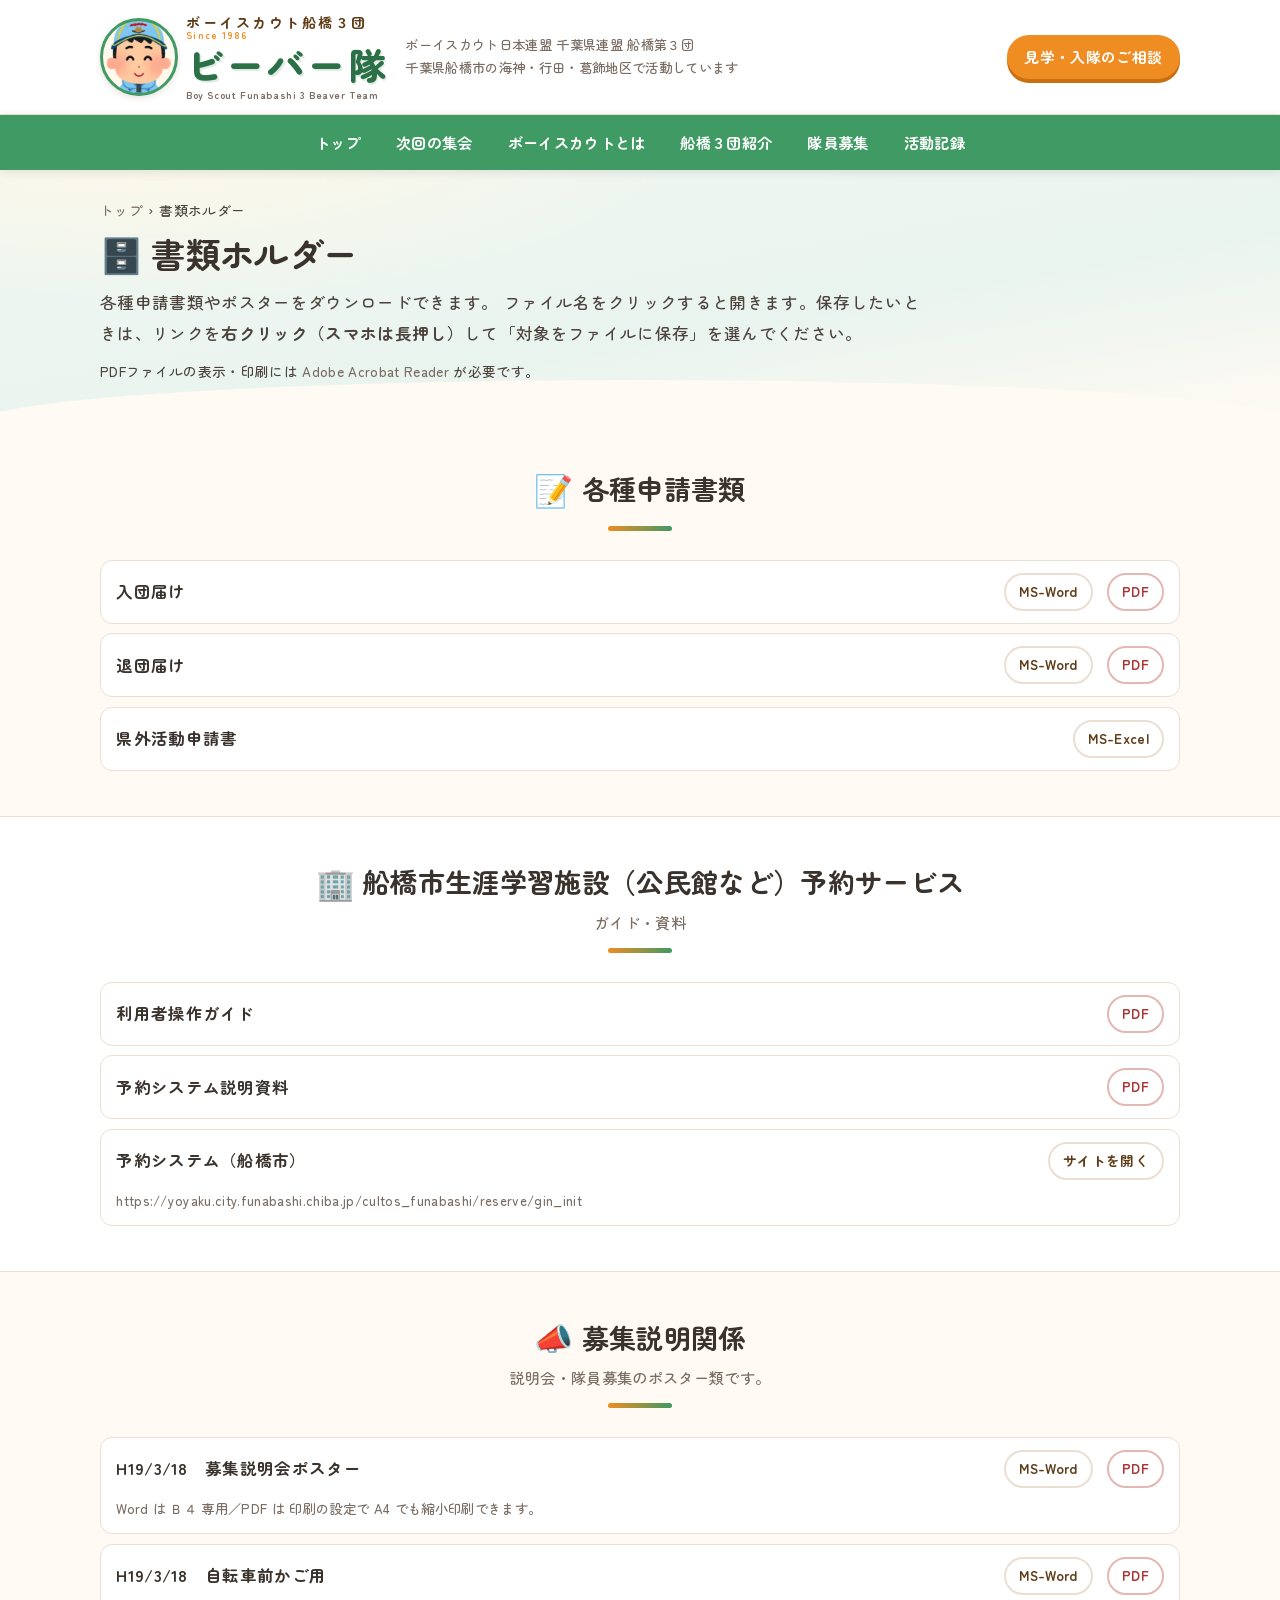
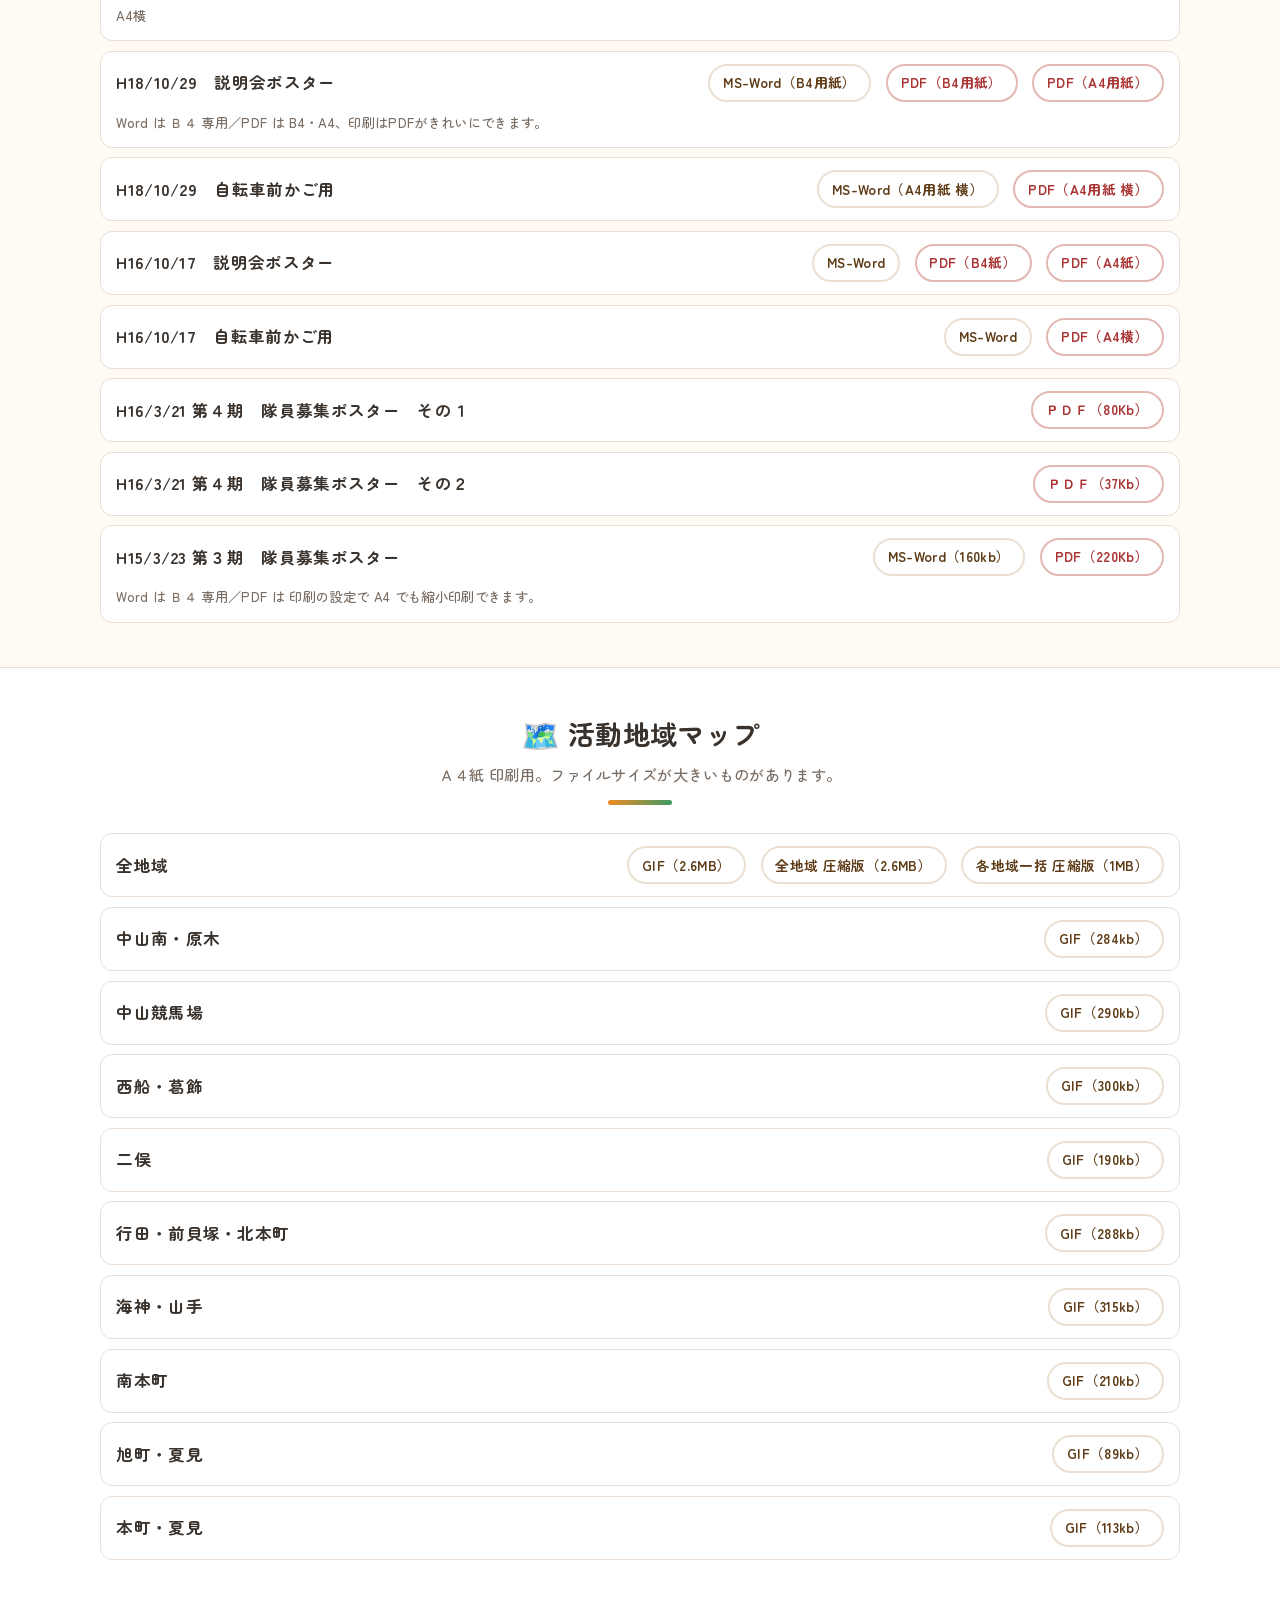
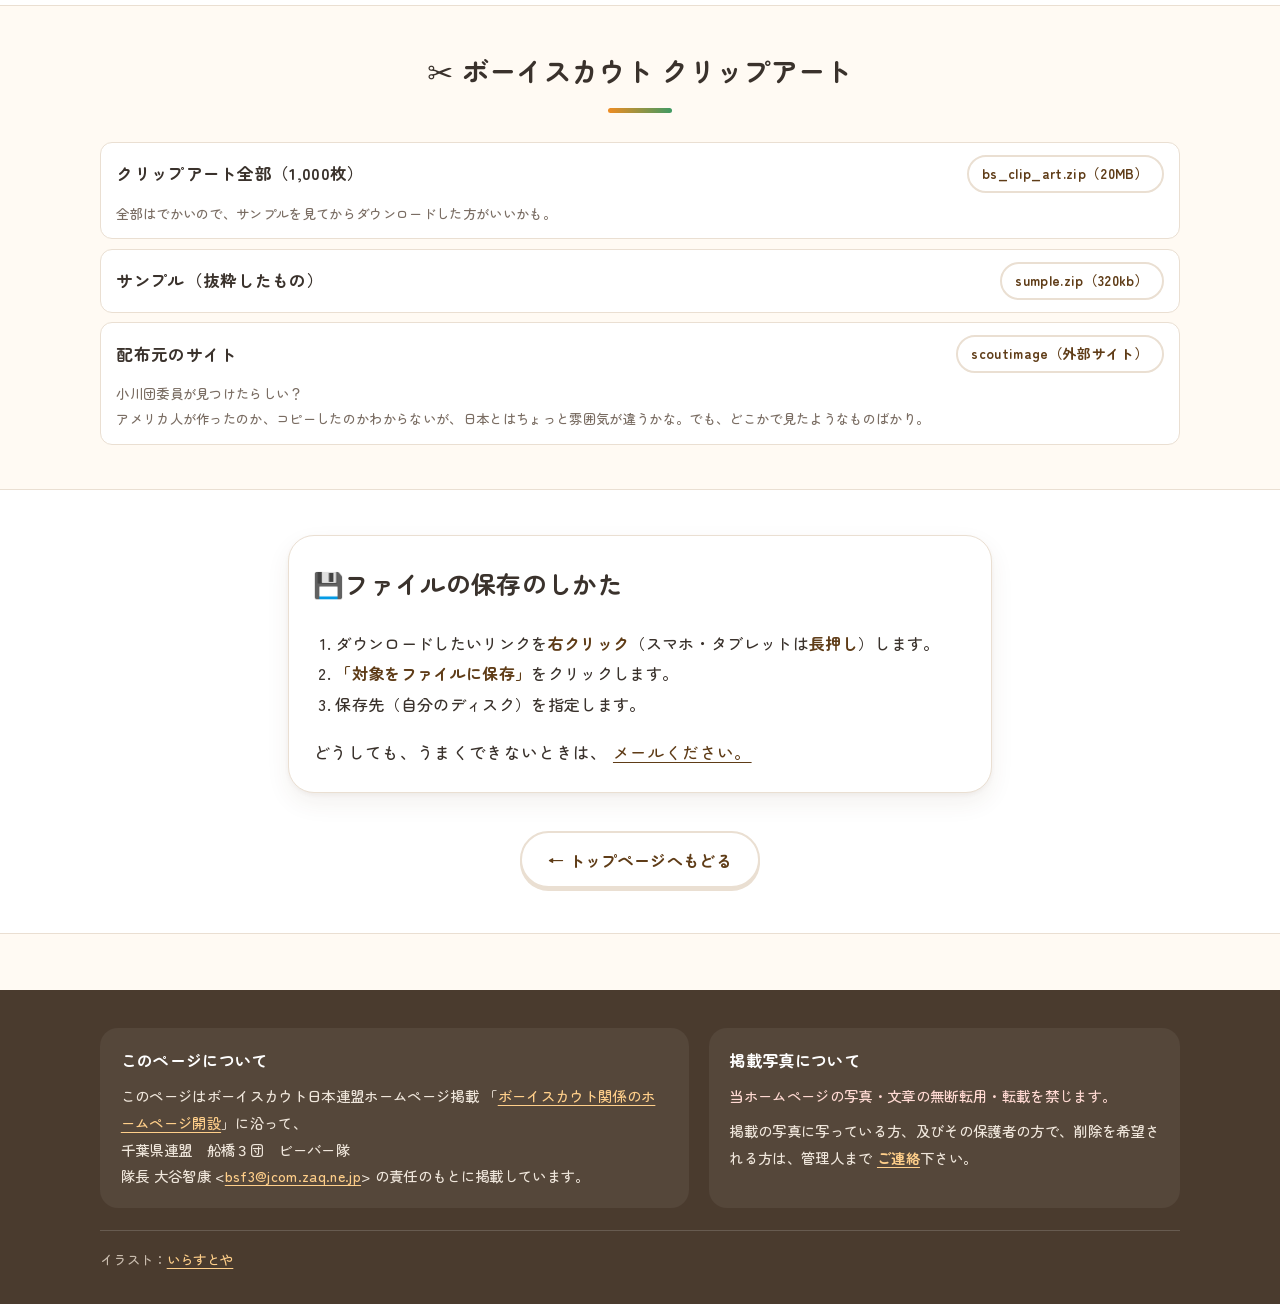
<file: holder/holder.htm>
<!DOCTYPE html>
<html lang="ja">
<head>
<meta charset="UTF-8">
<meta name="viewport" content="width=device-width, initial-scale=1">
<title>書類ホルダー（キャビネット）｜ボーイスカウト船橋３団ビーバー隊</title>
<meta name="description" content="ボーイスカウト船橋３団ビーバー隊の書類ダウンロード。入団届けなどの各種申請書類、募集説明会のポスター、活動地域マップ、クリップアート。">
<meta name="theme-color" content="#f0f7f1">
<link rel="preconnect" href="https://fonts.googleapis.com">
<link rel="preconnect" href="https://fonts.gstatic.com" crossorigin>
<link href="https://fonts.googleapis.com/css2?family=Zen+Maru+Gothic:wght@500;700;900&display=swap" rel="stylesheet">
<link rel="stylesheet" href="../bv-style.css">
<meta name="robots" content="noindex, nofollow">
</head>
<body>

<a class="skip" href="#main">本文へスキップ</a>

<header class="site-header">
  <div class="wrap header-inner">
    <p class="logo">
      <a href="../index.htm">
        <span class="logo-mark" role="img" aria-label="ビーバースカウトの男の子のイラスト"></span>
        <span class="lockup">
          <span class="l-sub">ボーイスカウト船橋３団</span>
          <span class="l-since">Since 1986</span>
          <span class="l-main">ビーバー隊</span>
          <span class="l-en">Boy Scout Funabashi 3 Beaver Team</span>
        </span>
      </a>
    </p>
    <p class="header-tag">
      ボーイスカウト日本連盟 千葉県連盟 船橋第３団<br>
      千葉県船橋市の海神・行田・葛飾地区で活動しています
    </p>
    <p class="header-cta">
      <a class="btn btn-sm" href="https://www.edit.ne.jp/~kenchan/bsf3/cgi/ankart/ankart_form.htm">見学・入隊のご相談</a>
    </p>
  </div>
</header>

<nav class="main" aria-label="メインメニュー">
  <div class="wrap">
    <ul>
      <li><a href="../index.htm">トップ</a></li>
      <li><a href="../index.htm#next">次回の集会</a></li>
      <li><a href="../infomation/bs_info.htm">ボーイスカウトとは</a></li>
      <li><a href="../infomation/info_3dan.htm">船橋３団紹介</a></li>
      <li><a href="../infomation/recruit.htm">隊員募集</a></li>
      <li><a href="../event/event.htm">活動記録</a></li>
    </ul>
  </div>
</nav>

<div class="page-head">
  <div class="wrap">
    <p class="crumb"><a href="../index.htm">トップ</a><span>›</span>書類ホルダー</p>
    <h1><span aria-hidden="true">🗄️</span>書類ホルダー</h1>
    <p>
      各種申請書類やポスターをダウンロードできます。
      ファイル名をクリックすると開きます。保存したいときは、リンクを<strong>右クリック（スマホは長押し）</strong>して「対象をファイルに保存」を選んでください。
    </p>
    <p class="crumb" style="margin-top:.6rem">
      PDFファイルの表示・印刷には
      <a href="https://get.adobe.com/jp/reader/" target="_blank" rel="noopener">Adobe Acrobat Reader</a>
      が必要です。
    </p>
  </div>
</div>

<main id="main">

  <!-- 申請書類 -->
  <section class="band">
    <div class="wrap">
      <div class="sec-head">
        <h2><span class="ico" aria-hidden="true">📝</span>各種申請書類</h2>
      </div>

      <ul class="doc-list">
        <li>
          <span class="doc-name">入団届け</span>
          <a class="dl" href="https://www.edit.ne.jp/~kenchan/bsf3/bv/holder/nyudan.doc">MS-Word</a>
          <a class="dl dl-pdf" href="https://www.edit.ne.jp/~kenchan/bsf3/bv/holder/nyudan.pdf">PDF</a>
        </li>
        <li>
          <span class="doc-name">退団届け</span>
          <a class="dl" href="https://www.edit.ne.jp/~kenchan/bsf3/bv/holder/taidan.doc" target="_blank" rel="noopener">MS-Word</a>
          <a class="dl dl-pdf" href="https://www.edit.ne.jp/~kenchan/bsf3/bv/holder/taidan.pdf" target="_blank" rel="noopener">PDF</a>
        </li>
        <li>
          <span class="doc-name">県外活動申請書</span>
          <a class="dl" href="https://www.edit.ne.jp/~kenchan/bsf3/bv/holder/kengaikatudou.xls">MS-Excel</a>
        </li>
      </ul>
    </div>
  </section>

  <!-- 公民館予約 -->
  <section class="band tint">
    <div class="wrap">
      <div class="sec-head">
        <h2><span class="ico" aria-hidden="true">🏢</span>船橋市生涯学習施設（公民館など）予約サービス</h2>
        <p>ガイド・資料</p>
      </div>

      <ul class="doc-list">
        <li>
          <span class="doc-name">利用者操作ガイド</span>
          <a class="dl dl-pdf" href="https://www.edit.ne.jp/~kenchan/bsf3/bv/holder/kouminkan_system/guide.pdf" target="_blank" rel="noopener">PDF</a>
        </li>
        <li>
          <span class="doc-name">予約システム説明資料</span>
          <a class="dl dl-pdf" href="https://www.edit.ne.jp/~kenchan/bsf3/bv/holder/kouminkan_system/system.pdf" target="_blank" rel="noopener">PDF</a>
        </li>
        <li>
          <span class="doc-name">予約システム（船橋市）</span>
          <a class="dl" href="https://yoyaku.city.funabashi.chiba.jp/cultos_funabashi/reserve/gin_init" target="_blank" rel="noopener">サイトを開く</a>
          <span class="doc-note">https://yoyaku.city.funabashi.chiba.jp/cultos_funabashi/reserve/gin_init</span>
        </li>
      </ul>
    </div>
  </section>

  <!-- 募集説明関係 -->
  <section class="band">
    <div class="wrap">
      <div class="sec-head">
        <h2><span class="ico" aria-hidden="true">📣</span>募集説明関係</h2>
        <p>説明会・隊員募集のポスター類です。</p>
      </div>

      <ul class="doc-list">
        <li>
          <span class="doc-name">H19/3/18　募集説明会ポスター</span>
          <a class="dl" href="https://www.edit.ne.jp/~kenchan/bsf3/bv/holder/h19-3/Poster-1.doc" target="_blank" rel="noopener">MS-Word</a>
          <a class="dl dl-pdf" href="https://www.edit.ne.jp/~kenchan/bsf3/bv/holder/h19-3/Poster-1.pdf" target="_blank" rel="noopener">PDF</a>
          <span class="doc-note">Word は Ｂ４ 専用／PDF は 印刷の設定で A4 でも縮小印刷できます。</span>
        </li>
        <li>
          <span class="doc-name">H19/3/18　自転車前かご用</span>
          <a class="dl" href="https://www.edit.ne.jp/~kenchan/bsf3/bv/holder/h19-3/Poster-A4.doc" target="_blank" rel="noopener">MS-Word</a>
          <a class="dl dl-pdf" href="https://www.edit.ne.jp/~kenchan/bsf3/bv/holder/h19-3/Poster-A4.pdf" target="_blank" rel="noopener">PDF</a>
          <span class="doc-note">A4横</span>
        </li>
        <li>
          <span class="doc-name">H18/10/29　説明会ポスター</span>
          <a class="dl" href="https://www.edit.ne.jp/~kenchan/bsf3/bv/holder/h18-10/Poster-1.doc" target="_blank" rel="noopener">MS-Word（B4用紙）</a>
          <a class="dl dl-pdf" href="https://www.edit.ne.jp/~kenchan/bsf3/bv/holder/h18-10/Poster-1.pdf" target="_blank" rel="noopener">PDF（B4用紙）</a>
          <a class="dl dl-pdf" href="https://www.edit.ne.jp/~kenchan/bsf3/bv/holder/h18-10/Poster-A4.pdf" target="_blank" rel="noopener">PDF（A4用紙）</a>
          <span class="doc-note">Word は Ｂ４ 専用／PDF は B4・A4、印刷はPDFがきれいにできます。</span>
        </li>
        <li>
          <span class="doc-name">H18/10/29　自転車前かご用</span>
          <a class="dl" href="https://www.edit.ne.jp/~kenchan/bsf3/bv/holder/h18-10/Poster-A4yoko.doc" target="_blank" rel="noopener">MS-Word（A4用紙 横）</a>
          <a class="dl dl-pdf" href="https://www.edit.ne.jp/~kenchan/bsf3/bv/holder/h18-10/Poster-A4yoko.pdf" target="_blank" rel="noopener">PDF（A4用紙 横）</a>
        </li>
        <li>
          <span class="doc-name">H16/10/17　説明会ポスター</span>
          <a class="dl" href="https://www.edit.ne.jp/~kenchan/bsf3/bv/holder/h16/10/Poster-1.doc" target="_blank" rel="noopener">MS-Word</a>
          <a class="dl dl-pdf" href="https://www.edit.ne.jp/~kenchan/bsf3/bv/holder/h16/10/Poster-1.pdf" target="_blank" rel="noopener">PDF（B4紙）</a>
          <a class="dl dl-pdf" href="https://www.edit.ne.jp/~kenchan/bsf3/bv/holder/h16/10/Poster-1_A4.pdf" target="_blank" rel="noopener">PDF（A4紙）</a>
        </li>
        <li>
          <span class="doc-name">H16/10/17　自転車前かご用</span>
          <a class="dl" href="https://www.edit.ne.jp/~kenchan/bsf3/bv/holder/h16/10/Poster-A4y.doc" target="_blank" rel="noopener">MS-Word</a>
          <a class="dl dl-pdf" href="https://www.edit.ne.jp/~kenchan/bsf3/bv/holder/h16/10/Poster-A4y.pdf" target="_blank" rel="noopener">PDF（A4横）</a>
        </li>
        <li>
          <span class="doc-name">H16/3/21 第４期　隊員募集ポスター　その１</span>
          <a class="dl dl-pdf" href="https://www.edit.ne.jp/~kenchan/bsf3/bv/holder/h16/poster-s.pdf">ＰＤＦ（80Kb）</a>
        </li>
        <li>
          <span class="doc-name">H16/3/21 第４期　隊員募集ポスター　その２</span>
          <a class="dl dl-pdf" href="https://www.edit.ne.jp/~kenchan/bsf3/bv/holder/h16/poster-f.pdf">ＰＤＦ（37Kb）</a>
        </li>
        <li>
          <span class="doc-name">H15/3/23 第３期　隊員募集ポスター</span>
          <a class="dl" href="https://www.edit.ne.jp/~kenchan/bsf3/bv/holder/boshu-1.doc">MS-Word（160kb）</a>
          <a class="dl dl-pdf" href="https://www.edit.ne.jp/~kenchan/bsf3/bv/holder/boshu-1.pdf">PDF（220Kb）</a>
          <span class="doc-note">Word は Ｂ４ 専用／PDF は 印刷の設定で A4 でも縮小印刷できます。</span>
        </li>
      </ul>
    </div>
  </section>

  <!-- 活動地域マップ -->
  <section class="band tint">
    <div class="wrap">
      <div class="sec-head">
        <h2><span class="ico" aria-hidden="true">🗺️</span>活動地域マップ</h2>
        <p>Ａ４紙 印刷用。ファイルサイズが大きいものがあります。</p>
      </div>

      <ul class="doc-list">
        <li>
          <span class="doc-name">全地域</span>
          <a class="dl" href="https://www.edit.ne.jp/~kenchan/bsf3/bv/holder/map/all.gif">GIF（2.6MB）</a>
          <a class="dl" href="https://www.edit.ne.jp/~kenchan/bsf3/bv/holder/map/all.lzh">全地域 圧縮版（2.6MB）</a>
          <a class="dl" href="https://www.edit.ne.jp/~kenchan/bsf3/bv/holder/map/all-parts.lzh">各地域一括 圧縮版（1MB）</a>
        </li>
        <li>
          <span class="doc-name">中山南・原木</span>
          <a class="dl" href="https://www.edit.ne.jp/~kenchan/bsf3/bv/holder/map/nakayamaminami-baraki.gif">GIF（284kb）</a>
        </li>
        <li>
          <span class="doc-name">中山競馬場</span>
          <a class="dl" href="https://www.edit.ne.jp/~kenchan/bsf3/bv/holder/map/keibajo.gif">GIF（290kb）</a>
        </li>
        <li>
          <span class="doc-name">西船・葛飾</span>
          <a class="dl" href="https://www.edit.ne.jp/~kenchan/bsf3/bv/holder/map/nisifuna-katusika.gif">GIF（300kb）</a>
        </li>
        <li>
          <span class="doc-name">二俣</span>
          <a class="dl" href="https://www.edit.ne.jp/~kenchan/bsf3/bv/holder/map/futamata.gif">GIF（190kb）</a>
        </li>
        <li>
          <span class="doc-name">行田・前貝塚・北本町</span>
          <a class="dl" href="https://www.edit.ne.jp/~kenchan/bsf3/bv/holder/map/gyoda-maekaizuka-kitahoncho.gif">GIF（288kb）</a>
        </li>
        <li>
          <span class="doc-name">海神・山手</span>
          <a class="dl" href="https://www.edit.ne.jp/~kenchan/bsf3/bv/holder/map/kaizin-yamate.gif">GIF（315kb）</a>
        </li>
        <li>
          <span class="doc-name">南本町</span>
          <a class="dl" href="https://www.edit.ne.jp/~kenchan/bsf3/bv/holder/map/minamihoncho.gif">GIF（210kb）</a>
        </li>
        <li>
          <span class="doc-name">旭町・夏見</span>
          <a class="dl" href="https://www.edit.ne.jp/~kenchan/bsf3/bv/holder/map/asahi-natumi.gif">GIF（89kb）</a>
        </li>
        <li>
          <span class="doc-name">本町・夏見</span>
          <a class="dl" href="https://www.edit.ne.jp/~kenchan/bsf3/bv/holder/map/honcho-natumi.gif">GIF（113kb）</a>
        </li>
      </ul>
    </div>
  </section>

  <!-- クリップアート -->
  <section class="band">
    <div class="wrap">
      <div class="sec-head">
        <h2><span class="ico" aria-hidden="true">✂️</span>ボーイスカウト クリップアート</h2>
      </div>

      <ul class="doc-list">
        <li>
          <span class="doc-name">クリップアート全部（1,000枚）</span>
          <a class="dl" href="https://www.edit.ne.jp/~kenchan/bsf3/bv/holder/clip_art/bs_clip_art.zip">bs_clip_art.zip（20MB）</a>
          <span class="doc-note">全部はでかいので、サンプルを見てからダウンロードした方がいいかも。</span>
        </li>
        <li>
          <span class="doc-name">サンプル（抜粋したもの）</span>
          <a class="dl" href="https://www.edit.ne.jp/~kenchan/bsf3/bv/holder/clip_art/sumple.zip">sumple.zip（320kb）</a>
        </li>
        <li>
          <span class="doc-name">配布元のサイト</span>
          <a class="dl" href="http://student.dei.uc.pt/~alexp/scoutimage/" target="_blank" rel="noopener">scoutimage（外部サイト）</a>
          <span class="doc-note">
            小川団委員が見つけたらしい？<br>
            アメリカ人が作ったのか、コピーしたのかわからないが、日本とはちょっと雰囲気が違うかな。でも、どこかで見たようなものばかり。
          </span>
        </li>
      </ul>
    </div>
  </section>

  <!-- 保存のしかた -->
  <section class="band tint">
    <div class="wrap">
      <div class="card" style="max-width:44rem;margin-inline:auto">
        <h2 class="card-title"><span class="ico" aria-hidden="true">💾</span>ファイルの保存のしかた</h2>
        <ol class="prose" style="padding-left:1.4em;margin:0">
          <li>ダウンロードしたいリンクを<strong>右クリック</strong>（スマホ・タブレットは<strong>長押し</strong>）します。</li>
          <li><strong>「対象をファイルに保存」</strong>をクリックします。</li>
          <li>保存先（自分のディスク）を指定します。</li>
        </ol>
        <p class="note" style="margin-top:1.1rem">
          どうしても、うまくできないときは、
          <a href="mailto:kenchan@icnet.ne.jp?subject=ボーイスカウト書類請求">メールください。</a>
        </p>
      </div>

      <p class="page-foot">
        <a class="btn btn-line" href="../index.htm">← トップページへもどる</a>
      </p>
    </div>
  </section>

</main>

<footer class="site-footer">
  <div class="wrap">
    <div class="footer-grid">
      <div class="footer-box">
        <h2>このページについて</h2>
        <p style="margin:0">
          このページはボーイスカウト日本連盟ホームページ掲載
          「<a href="https://www.scout.or.jp/" target="_blank" rel="noopener">ボーイスカウト関係のホームページ開設</a>」に沿って、<br>
          千葉県連盟　船橋３団　ビーバー隊<br>
          隊長 大谷智康 &lt;<a href="mailto:bsf3@jcom.zaq.ne.jp">bsf3@jcom.zaq.ne.jp</a>&gt; の責任のもとに掲載しています。
        </p>
      </div>
      <div class="footer-box">
        <h2>掲載写真について</h2>
        <p class="footer-note" style="margin:0 0 .5rem">当ホームページの写真・文章の無断転用・転載を禁じます。</p>
        <p style="margin:0">
          掲載の写真に写っている方、及びその保護者の方で、削除を希望される方は、管理人まで
          <a href="mailto:ykenchan@jcom.zaq.ne.jp?subject=ＨＰ掲載写真について"><strong>ご連絡</strong></a>下さい。
        </p>
      </div>
    </div>
    <div class="footer-meta">
      <span>イラスト：<a href="https://www.irasutoya.com/" target="_blank" rel="noopener">いらすとや</a></span>
    </div>
  </div>
</footer>

<button type="button" id="topbutton">▲ ページ上部へ</button>
<script>
(function(){
  var b=document.getElementById('topbutton');
  window.addEventListener('scroll',function(){
    b.classList.toggle('show', window.scrollY>350);
  },{passive:true});
  b.addEventListener('click',function(){window.scrollTo({top:0,behavior:'smooth'});});
})();
</script>

</body>
</html>
</file>
<file: bv-style.css>
/* =====================================================
   ボーイスカウト船橋３団ビーバー隊
   ===================================================== */
:root{
  /* 木・土・水・葉 のあたたかい配色 */
  --brown:#8a5a2b;
  --brown-d:#5f3c17;
  --orange:#ef8c22;
  --orange-l:#fff3e2;
  --green:#3f9a63;
  --green-d:#2c7047;
  --green-l:#eaf6ee;
  --sky:#3ea3c4;
  --sky-l:#e8f6fa;
  --cream:#fffaf3;
  --card:#ffffff;
  --ink:#3a322c;
  --ink-2:#7a6d63;
  --line:#eadfd2;
  --red:#d94c3d;
  --r-lg:26px;
  --r-md:18px;
  --r-sm:12px;
  --sh:0 2px 4px rgba(90,60,30,.05), 0 10px 24px rgba(90,60,30,.07);
  --sh-lg:0 4px 8px rgba(90,60,30,.06), 0 18px 40px rgba(90,60,30,.10);

  /* ビーバースカウトのイラスト（いらすとや／ページ内に埋め込み） */
  --img-boy:url("[data-uri]");
  --img-girl:url("[data-uri]");
}
*{box-sizing:border-box}
html{scroll-behavior:smooth}
body{
  margin:0;
  background:var(--cream);
  color:var(--ink);
  /* 丸ゴシック優先＝やわらかい印象、なければ端末標準の丸ゴ・ゴシックへ */
  font-family:"Zen Maru Gothic","Hiragino Maru Gothic ProN","ヒラギノ丸ゴ ProN W4",
              "Hiragino Kaku Gothic ProN","Yu Gothic Medium","游ゴシック Medium",
              YuGothic,Meiryo,system-ui,sans-serif;
  font-weight:500;
  font-size:16.5px;
  line-height:1.9;
  letter-spacing:.02em;
  -webkit-text-size-adjust:100%;
  overflow-x:hidden;
}
img{max-width:100%;height:auto;display:block}
a{color:var(--brown-d);text-underline-offset:3px}
a:hover{text-decoration-thickness:2px}
:focus-visible{outline:3px solid var(--sky);outline-offset:3px;border-radius:6px}
.sr-only{position:absolute;width:1px;height:1px;padding:0;margin:-1px;overflow:hidden;clip:rect(0 0 0 0);white-space:nowrap;border:0}
.skip{position:absolute;left:-9999px}
.skip:focus{left:12px;top:12px;z-index:200;background:#fff;padding:.7em 1.2em;border-radius:999px;box-shadow:var(--sh)}
.wrap{width:min(1080px,100% - 2.2rem);margin-inline:auto}

/* ============ ボタン ============ */
.btn{
  display:inline-flex;align-items:center;justify-content:center;gap:.5em;
  min-height:52px;padding:.7em 1.6em;
  border-radius:999px;border:none;
  font-weight:700;font-size:1rem;font-family:inherit;
  text-decoration:none;cursor:pointer;
  background:var(--orange);color:#fff;
  box-shadow:0 4px 0 #c96f10;
  transition:transform .12s ease, box-shadow .12s ease, background .15s ease;
}
.btn:hover{background:#f79a35;color:#fff}
.btn:active{transform:translateY(3px);box-shadow:0 1px 0 #c96f10}
.btn-green{background:var(--green);box-shadow:0 4px 0 #2a6b44}
.btn-green:hover{background:#4aab70;color:#fff}
.btn-green:active{box-shadow:0 1px 0 #2a6b44}
.btn-line{
  background:#fff;color:var(--brown-d);
  border:2px solid var(--line);box-shadow:0 3px 0 var(--line);
}
.btn-line:hover{background:var(--orange-l);color:var(--brown-d)}
.btn-line:active{box-shadow:0 1px 0 var(--line)}
.btn-sm{min-height:44px;font-size:.92rem;padding:.5em 1.2em}

/* ============ ヘッダー ============ */
.site-header{background:#fff;border-bottom:1px solid var(--line)}
.header-inner{display:flex;align-items:center;gap:1rem;padding:.85rem 0;flex-wrap:wrap}
.header-tag{margin:0;flex:1 1 12rem;font-size:.83rem;line-height:1.7;color:var(--ink-2)}
.header-cta{margin:0;flex:0 0 auto}
@media (max-width:640px){
  .header-tag{display:none}
  .header-inner{padding:.7rem 0;gap:.6rem}
  .header-cta .btn{min-height:46px;font-size:.9rem;padding:.5em 1.1em}
}

/* ============ ロゴ ============ */
.logo{margin:0;flex:0 1 auto}
.logo a{
  display:flex;align-items:center;gap:.5rem;
  text-decoration:none;color:inherit;
}
.logo-mark{
  flex:none;width:clamp(58px,14vw,78px);aspect-ratio:1;border-radius:50%;
  background:#fff8ec var(--img-boy) no-repeat;
  background-size:145% auto;background-position:50% 7%;
  border:3px solid var(--green);box-shadow:0 2px 6px rgba(90,60,30,.15);
}
.lockup{display:grid;line-height:1.15}
.lockup .l-sub{
  font-size:clamp(.72rem,2.3vw,.88rem);font-weight:700;color:var(--brown-d);
  letter-spacing:.18em;
}
.lockup .l-main{
  font-size:clamp(1.6rem,5.6vw,2.3rem);font-weight:900;color:var(--green-d);
  letter-spacing:.1em;margin:.06em 0 .1em;
  text-shadow:1.5px 1.5px 0 rgba(44,112,71,.14);
}
.lockup .l-since{
  font-size:.6rem;font-weight:700;color:var(--orange);letter-spacing:.14em;
}
.lockup .l-en{
  font-size:clamp(.52rem,1.7vw,.62rem);font-weight:700;color:var(--ink-2);letter-spacing:.06em;
}

/* ============ ナビ ============ */
nav.main{background:var(--green);position:sticky;top:0;z-index:50;box-shadow:0 2px 10px rgba(0,0,0,.10)}
nav.main .wrap{width:min(1080px,100%);position:relative}
/* 横スクロールできることを示すフェード（スマホ） */
nav.main .wrap::after{
  content:"";position:absolute;top:0;right:0;width:34px;height:100%;pointer-events:none;
  background:linear-gradient(90deg,rgba(63,154,99,0),var(--green));
}
@media (min-width:900px){nav.main .wrap::after{display:none}}
nav.main ul{
  display:flex;list-style:none;margin:0;padding:0;
  overflow-x:auto;scrollbar-width:none;-webkit-overflow-scrolling:touch;
}
nav.main ul::-webkit-scrollbar{display:none}
nav.main a{
  display:block;white-space:nowrap;
  color:#fff;text-decoration:none;font-weight:700;font-size:.95rem;
  padding:.85em 1.15em;
}
nav.main a:hover{background:var(--green-d)}
@media (min-width:900px){nav.main ul{justify-content:center}}

/* ============ ヒーロー ============ */
.hero{
  position:relative;
  background:
    radial-gradient(1100px 380px at 15% -10%, #fff8e8 0%, transparent 60%),
    linear-gradient(170deg,#f0f7f1 0%,#eaf4ef 55%,#fffaf3 100%);
  padding:2.6rem 0 3.4rem;
  overflow:hidden;
}
.hero::after{ /* やわらかい波の区切り */
  content:"";position:absolute;left:-2%;right:-2%;bottom:-1px;height:56px;
  background:var(--cream);
  border-radius:50% 50% 0 0 / 100% 100% 0 0;
}
.hero-inner{position:relative;z-index:1;display:grid;gap:1.8rem;align-items:center}
@media (min-width:880px){.hero-inner{grid-template-columns:minmax(0,1fr) minmax(0,1.05fr);gap:2.6rem}}
.hero h1{
  font-size:clamp(1.65rem,4.4vw,2.5rem);line-height:1.5;margin:0 0 .8rem;
  letter-spacing:.01em;
}
.hero h1 .accent{
  color:var(--green-d);
  background:linear-gradient(transparent 62%, #ffe08a 62%);
  padding:0 .12em;
}
.hero p.lead{margin:0 0 1.4rem;font-size:1.02rem;color:#4c433c}
.hero-btns{display:flex;flex-wrap:wrap;gap:.8rem;margin:0}
.since{
  display:inline-flex;align-items:center;gap:.45em;
  background:#fff;border:2px solid var(--green);color:var(--green-d);
  border-radius:999px;padding:.25em 1em;font-size:.83rem;font-weight:700;margin:0 0 1rem;
}

/* ヒーロー写真 */
.photo-stack{display:grid;grid-template-columns:1fr 1fr;gap:.7rem}
.photo-stack figure{margin:0;position:relative;border-radius:var(--r-md);overflow:hidden;background:#fff;
  box-shadow:var(--sh-lg);border:5px solid #fff;transform:rotate(-1.2deg)}
.photo-stack figure:nth-child(1){grid-column:1 / -1;transform:rotate(.8deg)}
.photo-stack figure:nth-child(3){transform:rotate(1.6deg)}
.photo-stack img{width:100%;aspect-ratio:4/3;object-fit:cover}
.photo-stack figure:nth-child(1) img{aspect-ratio:16/9}
.photo-note{
  display:flex;align-items:center;justify-content:space-between;gap:.6rem;flex-wrap:wrap;
  margin:.9rem 0 0;font-size:.82rem;color:var(--ink-2)
}

/* ============ セクション共通 ============ */
main{padding-bottom:1rem}
section.band{padding:2.8rem 0}
section.band.tint{background:#fff;border-block:1px solid var(--line)}
.sec-head{text-align:center;margin:0 auto 1.8rem;max-width:44rem}
.sec-head h2{
  font-size:clamp(1.3rem,3.2vw,1.7rem);margin:0 0 .35rem;line-height:1.5;
  display:inline-flex;align-items:center;gap:.5rem;
}
.sec-head h2 .ico{font-size:1.15em;line-height:1}
.sec-head p{margin:0;color:var(--ink-2);font-size:.95rem}
.sec-head::after{
  content:"";display:block;width:64px;height:5px;border-radius:99px;
  background:linear-gradient(90deg,var(--orange),var(--green));margin:.7rem auto 0;
}

.card{
  background:var(--card);border-radius:var(--r-lg);box-shadow:var(--sh);
  padding:1.5rem;border:1px solid var(--line);
}
.card > :first-child{margin-top:0}
.card > :last-child{margin-bottom:0}
.grid{display:grid;gap:1.1rem}
@media (min-width:800px){
  .grid-2{grid-template-columns:repeat(2,minmax(0,1fr))}
  .grid-3{grid-template-columns:repeat(3,minmax(0,1fr))}
}
h3.card-title{
  font-size:1.1rem;margin:0 0 .9rem;display:flex;align-items:center;gap:.5rem;
}
h3.card-title .ico{
  flex:none;width:2.1rem;height:2.1rem;border-radius:50%;
  display:grid;place-items:center;font-size:1.05rem;
  background:var(--green-l);
}

/* ============ 次回の集会 ============ */
.meeting{
  background:linear-gradient(160deg,#fffdf7,#fff7ea);
  border:3px solid var(--orange);border-radius:var(--r-lg);
  box-shadow:var(--sh-lg);overflow:hidden;
}
.meeting-head{
  background:var(--orange);color:#fff;font-weight:700;
  padding:.6rem 1.4rem;display:flex;align-items:center;gap:.5rem;flex-wrap:wrap;
}
.meeting-head .badge{
  background:#fff;color:#c96f10;border-radius:999px;padding:.05em .9em;
  font-size:.8rem;margin-left:auto;
}
.meeting-body{display:grid;gap:1.4rem;padding:1.5rem}
@media (min-width:760px){.meeting-body{grid-template-columns:minmax(0,1fr) auto;align-items:center}}
.meeting-date{
  font-size:clamp(1.7rem,5vw,2.3rem);font-weight:700;color:#c96f10;
  line-height:1.3;margin:0 0 .5rem;
}
.meeting-facts{margin:0;display:grid;gap:.35rem}
.meeting-facts div{display:flex;gap:.85rem;align-items:baseline}
.meeting-facts dt{
  flex:none;font-size:.78rem;font-weight:700;color:#fff;background:var(--brown);
  border-radius:6px;padding:.05em .7em;line-height:1.8;
}
.meeting-facts dd{margin:0;font-weight:700;font-size:1.1rem}
.meeting-act{text-align:center}
.meeting-act .btn{width:100%;max-width:19rem}
.meeting-act small{display:block;margin-top:.55rem;font-size:.8rem;color:var(--ink-2)}

/* ============ 新着・予定 ============ */
.news-list{list-style:none;margin:0;padding:0;display:grid;gap:.7rem}
.news-list li{
  display:flex;gap:.9rem;align-items:baseline;flex-wrap:wrap;
  padding:.75rem .95rem;border-radius:var(--r-sm);background:var(--green-l);
}
.news-list .date{
  font-weight:700;color:var(--green-d);white-space:nowrap;font-variant-numeric:tabular-nums;
}
.news-list .ttl{font-weight:700;flex:1 1 12rem}
.news-list .place{font-size:.87rem;color:var(--ink-2);white-space:nowrap}
.tag-new{
  display:inline-block;background:var(--red);color:#fff;font-size:.7rem;font-weight:700;
  border-radius:999px;padding:.1em .7em;margin-right:.5em;vertical-align:.12em;letter-spacing:.06em;
}
.prep{
  display:inline-flex;align-items:center;gap:.4em;
  background:#f4f1ec;color:var(--ink-2);border-radius:999px;
  padding:.1em .9em;font-size:.82rem;font-weight:700;
}

/* ============ 紹介カード ============ */
.guide{display:grid;gap:1.1rem}
@media (min-width:760px){.guide{grid-template-columns:repeat(2,minmax(0,1fr))}}
.guide article{
  background:#fff;border:1px solid var(--line);border-radius:var(--r-lg);
  padding:1.4rem;box-shadow:var(--sh);display:flex;flex-direction:column;gap:.5rem;
  transition:transform .15s ease, box-shadow .15s ease;
}
.guide article:hover{transform:translateY(-3px);box-shadow:var(--sh-lg)}
.guide h3{margin:0;font-size:1.12rem}
.guide h3 a{text-decoration:none;color:var(--ink)}
.guide h3 a:hover{color:var(--brown);text-decoration:underline}
.guide .ico-box{
  width:3rem;height:3rem;border-radius:16px;display:grid;place-items:center;
  font-size:1.5rem;background:var(--orange-l);
}
.guide .g2 .ico-box{background:var(--sky-l)}
.guide .g3 .ico-box{background:var(--green-l)}
.guide .g4 .ico-box{background:#f4f1ec}
.guide p{margin:0;font-size:.94rem;color:#4c433c}
.guide .more{margin-top:auto;padding-top:.6rem;font-weight:700;font-size:.92rem}
.guide .more a{text-decoration:none}
.guide .more a::after{content:" →"}
.guide .more a:hover{text-decoration:underline}
.hl{background:linear-gradient(transparent 60%,#ffe08a 60%);padding:0 .1em}
.red{color:var(--red);font-weight:700}

/* ============ やくそく ============ */
.promise{
  background:linear-gradient(160deg,#f2fbff,#eaf6ee);
  background-clip:padding-box;              /* まるいドットを背景から浮かせる */
  border:13px dotted #8ad4e8;               /* 子ども向けの まるい水玉フレーム */
  border-radius:40px;
  padding:1.9rem 1.5rem;text-align:center;
}
@media (max-width:600px){
  .promise{border-width:10px;border-radius:32px;padding:1.5rem 1.1rem}
}
.promise h3{margin:0 0 .2rem;font-size:1.15rem;color:var(--sky);letter-spacing:.03em}
.promise h3 + p{margin-top:.6rem}
.promise p{margin:.15rem 0;font-size:1.05rem}
.promise ol{
  display:inline-block;text-align:left;margin:.7rem 0 0;padding:0;list-style:none;
  counter-reset:rule;
}
.promise ol li{
  counter-increment:rule;position:relative;padding:.25rem 0 .25rem 2.3rem;font-size:1.02rem;
}
.promise ol li::before{
  content:counter(rule);position:absolute;left:0;top:.42rem;
  width:1.65rem;height:1.65rem;border-radius:50%;background:var(--green);color:#fff;
  display:grid;place-items:center;font-size:.85rem;font-weight:700;line-height:1;
}
.promise .divider{border:0;border-top:2px dotted rgba(62,163,196,.45);margin:1.2rem auto;max-width:20rem}

/* ============ 隊の登録 ============ */
.stats{display:grid;gap:.8rem;grid-template-columns:repeat(auto-fit,minmax(9rem,1fr));margin:0}
.stats div{
  background:#fff;border:2px solid var(--line);border-radius:var(--r-md);
  padding:.9rem .6rem;text-align:center;
}
.stats dt{font-size:.85rem;color:var(--ink-2);font-weight:700}
.stats dd{margin:.1rem 0 0;font-size:1.05rem;font-weight:700;color:var(--brown-d)}
.stats dd b{font-size:1.9rem;line-height:1.2;margin-right:.12em}
.asof{text-align:center;color:var(--ink-2);font-size:.86rem;margin:0 0 1rem}

/* ============ お問い合せ帯 ============ */
.contact-band{
  position:relative;
  background:linear-gradient(150deg,var(--green) 0%,#2f8452 100%);
  color:#fff;border-radius:var(--r-lg);padding:2rem 1.5rem;text-align:center;
  box-shadow:var(--sh-lg);
}
/* お問い合せ帯のスカウト */
.band-kids{display:flex;justify-content:center;gap:1.2rem;margin:1.4rem 0 -.6rem}
.kid{width:88px;aspect-ratio:266/400;background:no-repeat center/contain;filter:drop-shadow(0 4px 8px rgba(0,0,0,.18))}
.kid-l{background-image:var(--img-boy)}
.kid-r{background-image:var(--img-girl)}
@media (min-width:900px){
  .contact-band{padding-inline:10.5rem}
  .band-kids{position:absolute;inset:0;margin:0;pointer-events:none}
  .kid{position:absolute;bottom:-4px;width:132px}
  .kid-l{left:2rem}
  .kid-r{right:2rem}
}
.contact-band h2{margin:0 0 .5rem;font-size:clamp(1.25rem,3.4vw,1.6rem)}
.contact-band p{margin:0 auto 1.4rem;max-width:34rem;font-size:.98rem;color:#e9f6ee}
.contact-band .btns{display:flex;flex-wrap:wrap;gap:.8rem;justify-content:center;margin:0}
.contact-band .btn-line{border-color:#fff;background:rgba(255,255,255,.12);color:#fff;box-shadow:0 3px 0 rgba(0,0,0,.18)}
.contact-band .btn-line:hover{background:rgba(255,255,255,.24);color:#fff}

/* ============ リンク集（各隊・コミュニティ） ============ */
.chips{display:flex;flex-wrap:wrap;gap:.65rem;list-style:none;margin:0;padding:0}
.chips li{flex:1 1 8.5rem}
.chips a,.chips span{
  display:flex;align-items:center;justify-content:center;gap:.4em;min-height:50px;
  border-radius:999px;text-align:center;padding:.5em .8em;
  font-weight:700;font-size:.95rem;text-decoration:none;
  border:2px solid var(--line);background:#fff;color:var(--brown-d);
}
.chips a:hover{border-color:var(--green);background:var(--green-l)}
.chips span{color:#b3a89e;background:#f6f2ed;border-style:dashed}

.mini-list{list-style:none;margin:0;padding:0;display:grid;gap:.55rem}
.mini-list li{display:flex;gap:.7rem;align-items:baseline;flex-wrap:wrap;font-size:.95rem}
.mini-list .m-ttl{font-weight:700;white-space:nowrap}
.mini-list .m-desc{font-size:.87rem;color:var(--ink-2)}

/* ============ フッター ============ */
.site-footer{
  margin-top:2.5rem;background:#4a3b2e;color:#efe6db;
  padding:2.4rem 0 2rem;font-size:.9rem;line-height:1.85;
}
.site-footer a{color:#ffcf8a}
.footer-grid{display:grid;gap:1.2rem}
@media (min-width:780px){.footer-grid{grid-template-columns:1.25fr 1fr}}
.footer-box{background:rgba(255,255,255,.06);border-radius:var(--r-md);padding:1.1rem 1.3rem}
.footer-box h2{margin:0 0 .5rem;font-size:1rem;color:#fff}
.footer-note{color:#ffd9d2}
.footer-meta{
  display:flex;flex-wrap:wrap;gap:.5rem 1.5rem;align-items:center;
  margin-top:1.4rem;padding-top:1rem;border-top:1px solid rgba(255,255,255,.16);
  font-size:.84rem;color:#c9bcae;
}
.footer-meta form{margin:0}
.footer-meta button{
  font:inherit;font-size:.8rem;background:transparent;border:1px solid rgba(255,255,255,.3);
  color:#c9bcae;border-radius:999px;padding:.15em .9em;cursor:pointer;
}
.footer-meta button:hover{background:rgba(255,255,255,.1)}
.footer-meta img{display:inline-block;vertical-align:middle}

/* ============ アニメーション ============ */
@media (prefers-reduced-motion:reduce){
  *{animation:none !important;transition:none !important}
  html{scroll-behavior:auto}
}

/* =====================================================
   下層ページ共通パーツ
   ===================================================== */

/* ページ見出し（下層ページのヒーロー） */
.page-head{
  background:
    radial-gradient(900px 300px at 12% -20%, #fff8e8 0%, transparent 62%),
    linear-gradient(170deg,#f0f7f1 0%,#eaf4ef 60%,#fffaf3 100%);
  padding:1.8rem 0 2.4rem;position:relative;overflow:hidden;
}
.page-head::after{
  content:"";position:absolute;left:-2%;right:-2%;bottom:-1px;height:44px;
  background:var(--cream);border-radius:50% 50% 0 0 / 100% 100% 0 0;
}
.page-head .wrap{position:relative;z-index:1}
.page-head h1{
  font-size:clamp(1.5rem,4.2vw,2.15rem);margin:.3rem 0 .5rem;line-height:1.45;
  display:flex;align-items:center;gap:.5rem;flex-wrap:wrap;
}
.page-head p{margin:0;color:#4c433c;max-width:52rem}

/* パンくず */
.crumb{margin:0 0 .2rem;font-size:.85rem;color:var(--ink-2)}
.crumb a{color:var(--ink-2);text-decoration:none}
.crumb a:hover{text-decoration:underline;color:var(--brown)}
.crumb span{margin:0 .4em}

/* 本文（読みもの） */
.prose{font-size:1rem}
.prose p{margin:0 0 1rem}
.prose p:last-child{margin-bottom:0}
.prose strong{color:var(--brown-d)}

/* 図版 */
figure.pic{margin:0;background:#fff;border:5px solid #fff;border-radius:var(--r-md);
  box-shadow:var(--sh);overflow:hidden}
figure.pic img{width:100%;display:block}
figure.pic figcaption{
  font-size:.85rem;color:var(--ink-2);text-align:center;padding:.5rem .6rem .2rem;background:#fff;
}
.pic-right{float:none;margin:0 0 1.2rem}
@media (min-width:760px){
  .pic-right{float:right;width:min(340px,42%);margin:0 0 1rem 1.4rem}
}
.clearfix::after{content:"";display:block;clear:both}

/* 2カラム */
.two-col{display:grid;gap:1.25rem}
@media (min-width:820px){.two-col{grid-template-columns:repeat(2,minmax(0,1fr))}}

/* Q&A */
.qa{display:grid;gap:1rem}
.qa details{
  background:#fff;border:1px solid var(--line);border-radius:var(--r-md);
  box-shadow:var(--sh);overflow:hidden;
}
.qa summary{
  cursor:pointer;list-style:none;padding:1rem 1.2rem;font-weight:700;
  display:flex;gap:.7rem;align-items:flex-start;
}
.qa summary::-webkit-details-marker{display:none}
.qa summary::before{
  content:"Q";flex:none;width:1.7rem;height:1.7rem;border-radius:50%;
  background:var(--orange);color:#fff;display:grid;place-items:center;font-size:.85rem;
}
.qa summary::after{
  content:"＋";margin-left:auto;color:var(--ink-2);font-weight:700;flex:none;
}
.qa details[open] summary::after{content:"−"}
.qa summary:hover{background:var(--orange-l)}
.qa .answer{padding:0 1.2rem 1.2rem 3.6rem;position:relative}
.qa .answer::before{
  content:"A";position:absolute;left:1.2rem;top:.1rem;
  width:1.7rem;height:1.7rem;border-radius:50%;
  background:var(--green);color:#fff;display:grid;place-items:center;font-size:.85rem;font-weight:700;
}
.qa .answer > :first-child{margin-top:0}
.qa .answer > :last-child{margin-bottom:0}

/* 表（費用・区分など） */
.table-scroll{overflow-x:auto;-webkit-overflow-scrolling:touch}
table.tbl{border-collapse:collapse;width:100%;background:#fff;font-size:.95rem}
table.tbl caption{caption-side:top;text-align:left;font-weight:700;padding:0 0 .5rem;color:var(--brown-d)}
table.tbl th,table.tbl td{border:1px solid var(--line);padding:.65em .8em;text-align:left;vertical-align:top}
table.tbl thead th{background:var(--green-l);color:#1f5c3b;white-space:nowrap}
table.tbl td.num{text-align:right;font-variant-numeric:tabular-nums;white-space:nowrap;font-weight:700}
table.tbl tbody th{background:#fbf7f1;font-weight:700;white-space:nowrap}
table.tbl .note-row td{background:#fbf7f1;font-size:.88rem;color:var(--ink-2)}

/* 部門カラーチップ */
.sec-chip{display:inline-block;border-radius:6px;padding:.05em .7em;font-size:.85rem;font-weight:700;color:#fff}
.c-beaver{background:#3ea3c4}
.c-cub{background:#c9a227;color:#4a3900}
.c-boy{background:#7a1f1f}
.c-venture{background:#2b3a76}
.c-rover{background:#d4711a}

/* 集会場カード */
.places{display:grid;gap:1rem}
@media (min-width:700px){.places{grid-template-columns:repeat(2,minmax(0,1fr))}}
.place{
  background:#fff;border:2px solid var(--line);border-radius:var(--r-md);padding:1.1rem 1.2rem;text-align:center;
}
.place h3{margin:0 0 .3rem;font-size:1.1rem;color:var(--green-d)}
.place .sub{font-size:.85rem;color:var(--ink-2);display:block;margin-bottom:.4rem}
.place a{font-weight:700}

/* スライドショー */
.slideshow{background:#fff;border:1px solid var(--line);border-radius:var(--r-lg);
  box-shadow:var(--sh);padding:1rem;max-width:520px;margin-inline:auto}
.slide-view{position:relative;background:#f3efe8;border-radius:var(--r-sm);overflow:hidden;aspect-ratio:4/3}
.slide-view img{width:100%;height:100%;object-fit:contain;display:block}
.slide-ctl{display:flex;align-items:center;justify-content:center;gap:.8rem;margin-top:.7rem;flex-wrap:wrap}
.slide-ctl button{
  font:inherit;font-weight:700;font-size:.9rem;cursor:pointer;min-height:44px;padding:.4em 1.1em;
  border-radius:999px;border:2px solid var(--line);background:#fff;color:var(--brown-d);
}
.slide-ctl button:hover{background:var(--orange-l);border-color:var(--orange)}
.slide-count{font-size:.9rem;color:var(--ink-2);font-variant-numeric:tabular-nums}

/* 年別・活動記録 */
.year-nav{display:flex;flex-wrap:wrap;gap:.4rem;list-style:none;margin:0;padding:0}
.year-nav a{
  display:block;padding:.35em .9em;border-radius:999px;background:#fff;
  border:2px solid var(--line);text-decoration:none;font-weight:700;font-size:.9rem;
  color:var(--brown-d);
}
.year-nav a:hover{background:var(--green-l);border-color:var(--green)}
.year-block{margin-bottom:2rem}
.year-block h2{
  font-size:1.25rem;margin:0 0 .8rem;padding:.35rem 0 .35rem 0;
  display:flex;align-items:center;gap:.6rem;border-bottom:3px solid var(--green-l);
}
.year-block h2 .badge-y{
  background:var(--green);color:#fff;border-radius:999px;padding:.05em .9em;font-size:.85rem;
}
.year-block h2 .to-top{
  margin-left:auto;font-size:.78rem;font-weight:500;
}
.act-list{list-style:none;margin:0;padding:0;display:grid;gap:.5rem}
.act-list li{
  display:grid;gap:.15rem .9rem;padding:.7rem .9rem;border-radius:var(--r-sm);
  background:#fff;border:1px solid var(--line);
  grid-template-columns:1fr;
}
@media (min-width:700px){
  .act-list li{grid-template-columns:8.5em minmax(0,1fr) 12em;align-items:baseline}
}
.act-list li:hover{border-color:var(--green);background:var(--green-l)}
.act-date{font-weight:700;color:var(--green-d);white-space:nowrap;font-size:.92rem}
.act-name{font-weight:700}
.act-place{font-size:.87rem;color:var(--ink-2)}
.act-doc{font-size:.82rem}
.act-doc a{display:inline-block;margin-right:.5em}

/* 書類ホルダー */
.doc-list{list-style:none;margin:0;padding:0;display:grid;gap:.6rem}
.doc-list li{
  display:flex;flex-wrap:wrap;gap:.5rem .9rem;align-items:center;
  background:#fff;border:1px solid var(--line);border-radius:var(--r-sm);padding:.75rem .95rem;
}
.doc-name{font-weight:700;flex:1 1 14rem}
.doc-note{font-size:.83rem;color:var(--ink-2);flex:1 1 100%}
.dl{
  display:inline-flex;align-items:center;gap:.35em;min-height:38px;padding:.25em .95em;
  border-radius:999px;text-decoration:none;font-size:.85rem;font-weight:700;
  border:2px solid var(--line);background:#fff;color:var(--brown-d);white-space:nowrap;
}
.dl:hover{background:var(--green-l);border-color:var(--green)}
.dl-pdf{border-color:#e3b7b2;color:#a33}
.dl-pdf:hover{background:#fdf0ee;border-color:#d9534f}

/* ページ内の戻るボタン */
.page-foot{display:flex;flex-wrap:wrap;gap:.8rem;justify-content:center;margin:2.4rem 0 0}

/* トップへ戻る（フローティング） */
#topbutton{
  position:fixed;right:16px;bottom:16px;z-index:80;
  display:none;align-items:center;justify-content:center;gap:.3em;
  min-height:46px;padding:.4em 1.1em;border-radius:999px;
  background:var(--green);color:#fff;text-decoration:none;font-weight:700;font-size:.9rem;
  box-shadow:0 4px 12px rgba(0,0,0,.22);border:none;cursor:pointer;font-family:inherit;
}
#topbutton:hover{background:var(--green-d);color:#fff}
#topbutton.show{display:inline-flex}

/* ふきだし（Q&A のイラスト会話） */
.talk{display:grid;gap:1rem;align-items:center;margin:0 0 1.4rem}
@media (min-width:720px){.talk{grid-template-columns:auto minmax(0,1fr) auto}}
.talk .who{margin:0;justify-self:center}
.talk .who img{width:96px;height:auto}
.talk .bubbles{display:grid;gap:.7rem}
.bubble{
  position:relative;background:#fff;border:2px solid var(--sky);
  border-radius:20px;padding:.8rem 1.1rem;margin:0;font-weight:700;color:var(--cyan-d,#0e6c78);
}
.bubble.ask{border-color:var(--sky);color:#0e6c78}
.bubble.ans{border-color:var(--green);color:var(--green-d);background:var(--green-l)}
.bubble::after,.bubble::before{content:"";position:absolute;width:0;height:0;border-style:solid}
@media (min-width:720px){
  .bubble.ask::before{left:-14px;top:50%;margin-top:-9px;border-width:9px 14px 9px 0;border-color:transparent var(--sky) transparent transparent}
  .bubble.ask::after{left:-11px;top:50%;margin-top:-8px;border-width:8px 12px 8px 0;border-color:transparent #fff transparent transparent}
  .bubble.ans::before{right:-14px;top:50%;margin-top:-9px;border-width:9px 0 9px 14px;border-color:transparent transparent transparent var(--green)}
  .bubble.ans::after{right:-11px;top:50%;margin-top:-8px;border-width:8px 0 8px 12px;border-color:transparent transparent transparent var(--green-l)}
}

/* 年ジャンプ：スマホでは高さを抑えてスクロール */
@media (max-width:699px){
  .year-nav{
    max-height:210px;overflow-y:auto;-webkit-overflow-scrolling:touch;
    padding:.3rem;border:1px dashed var(--line);border-radius:var(--r-sm);
  }
}
</file>
